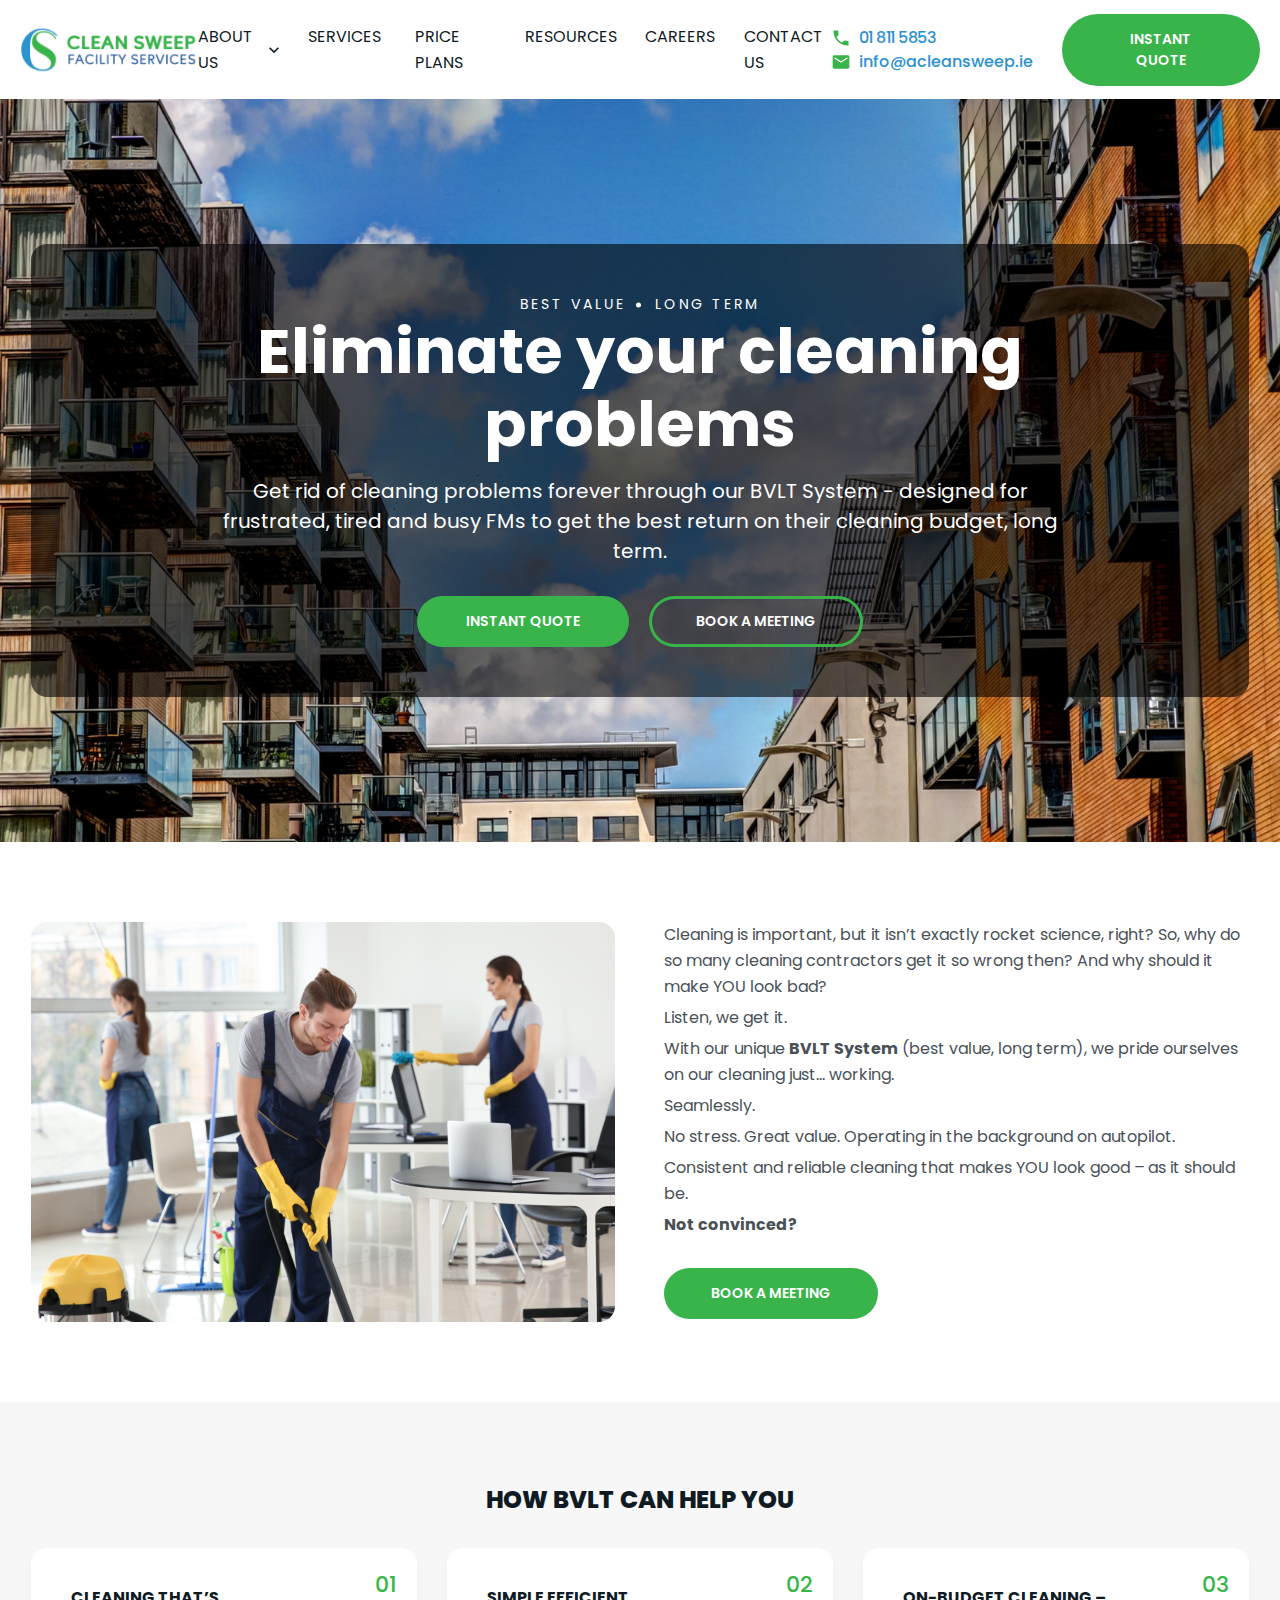
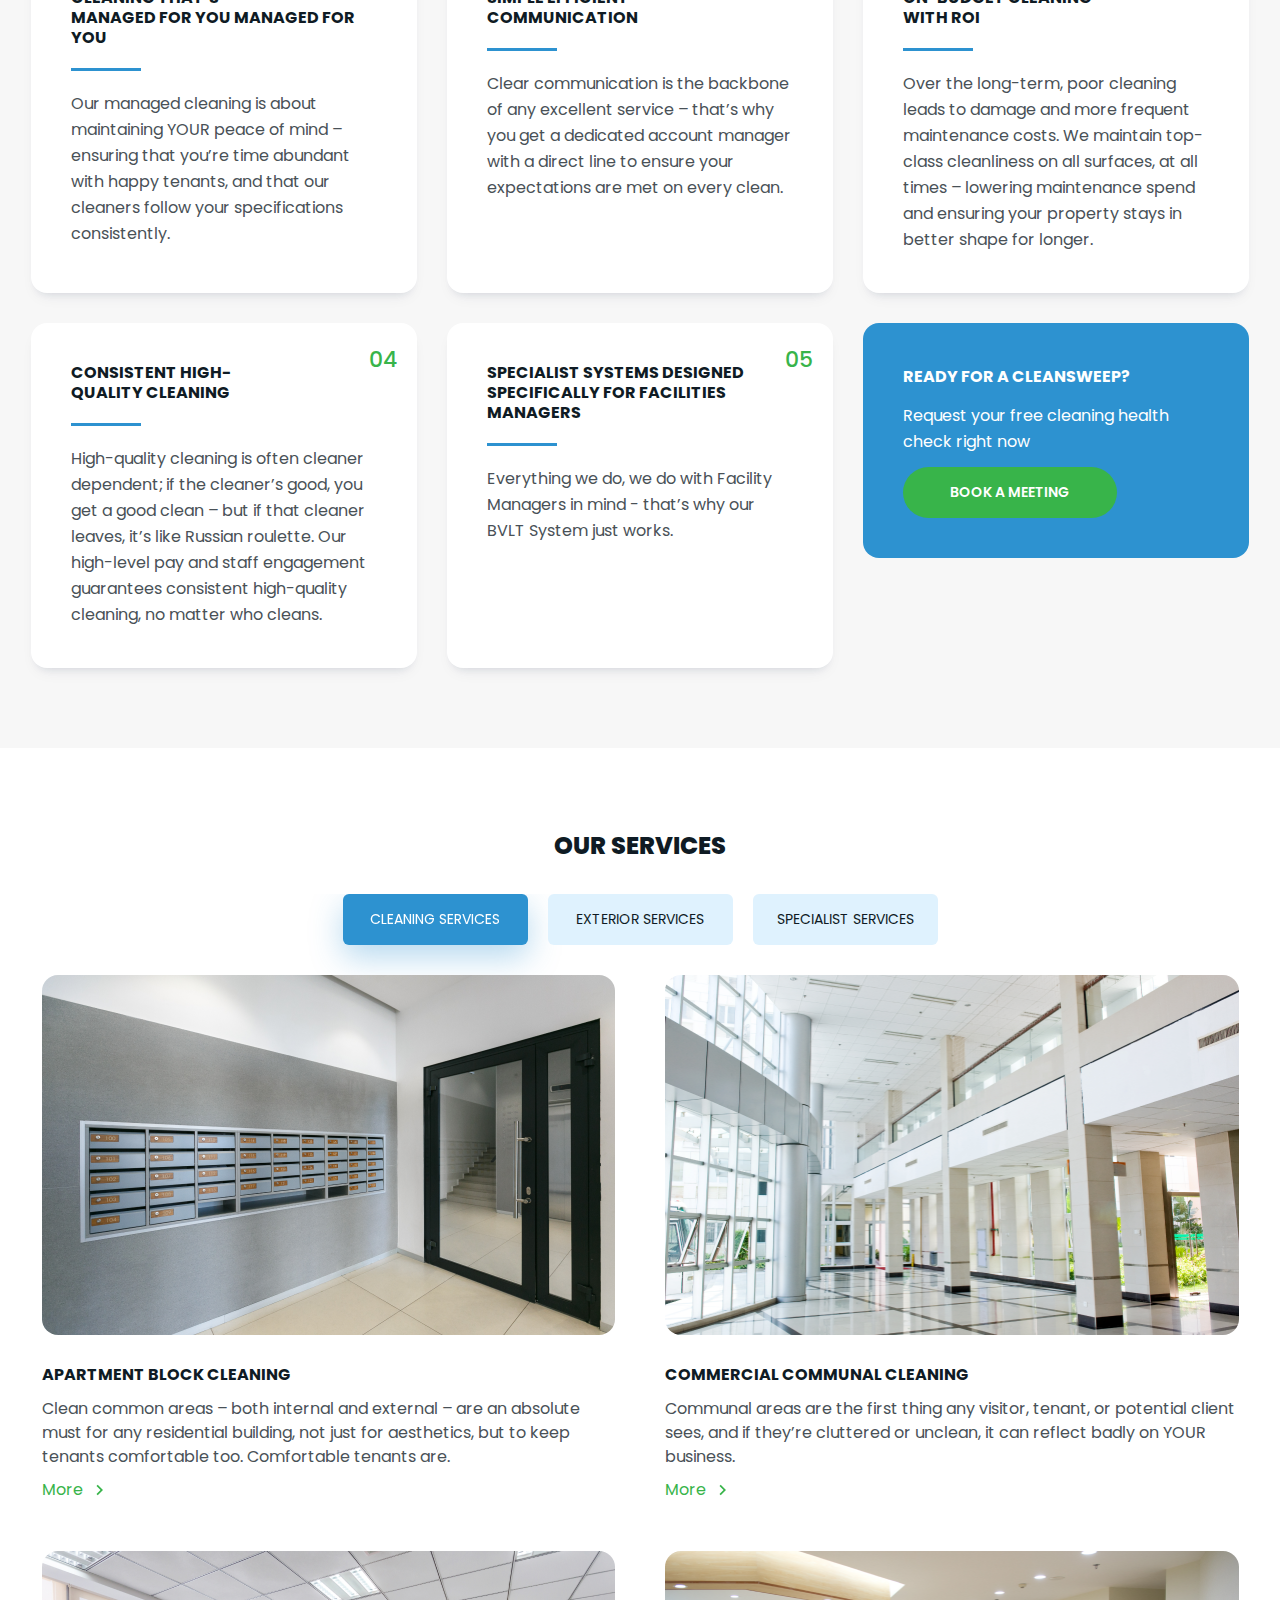
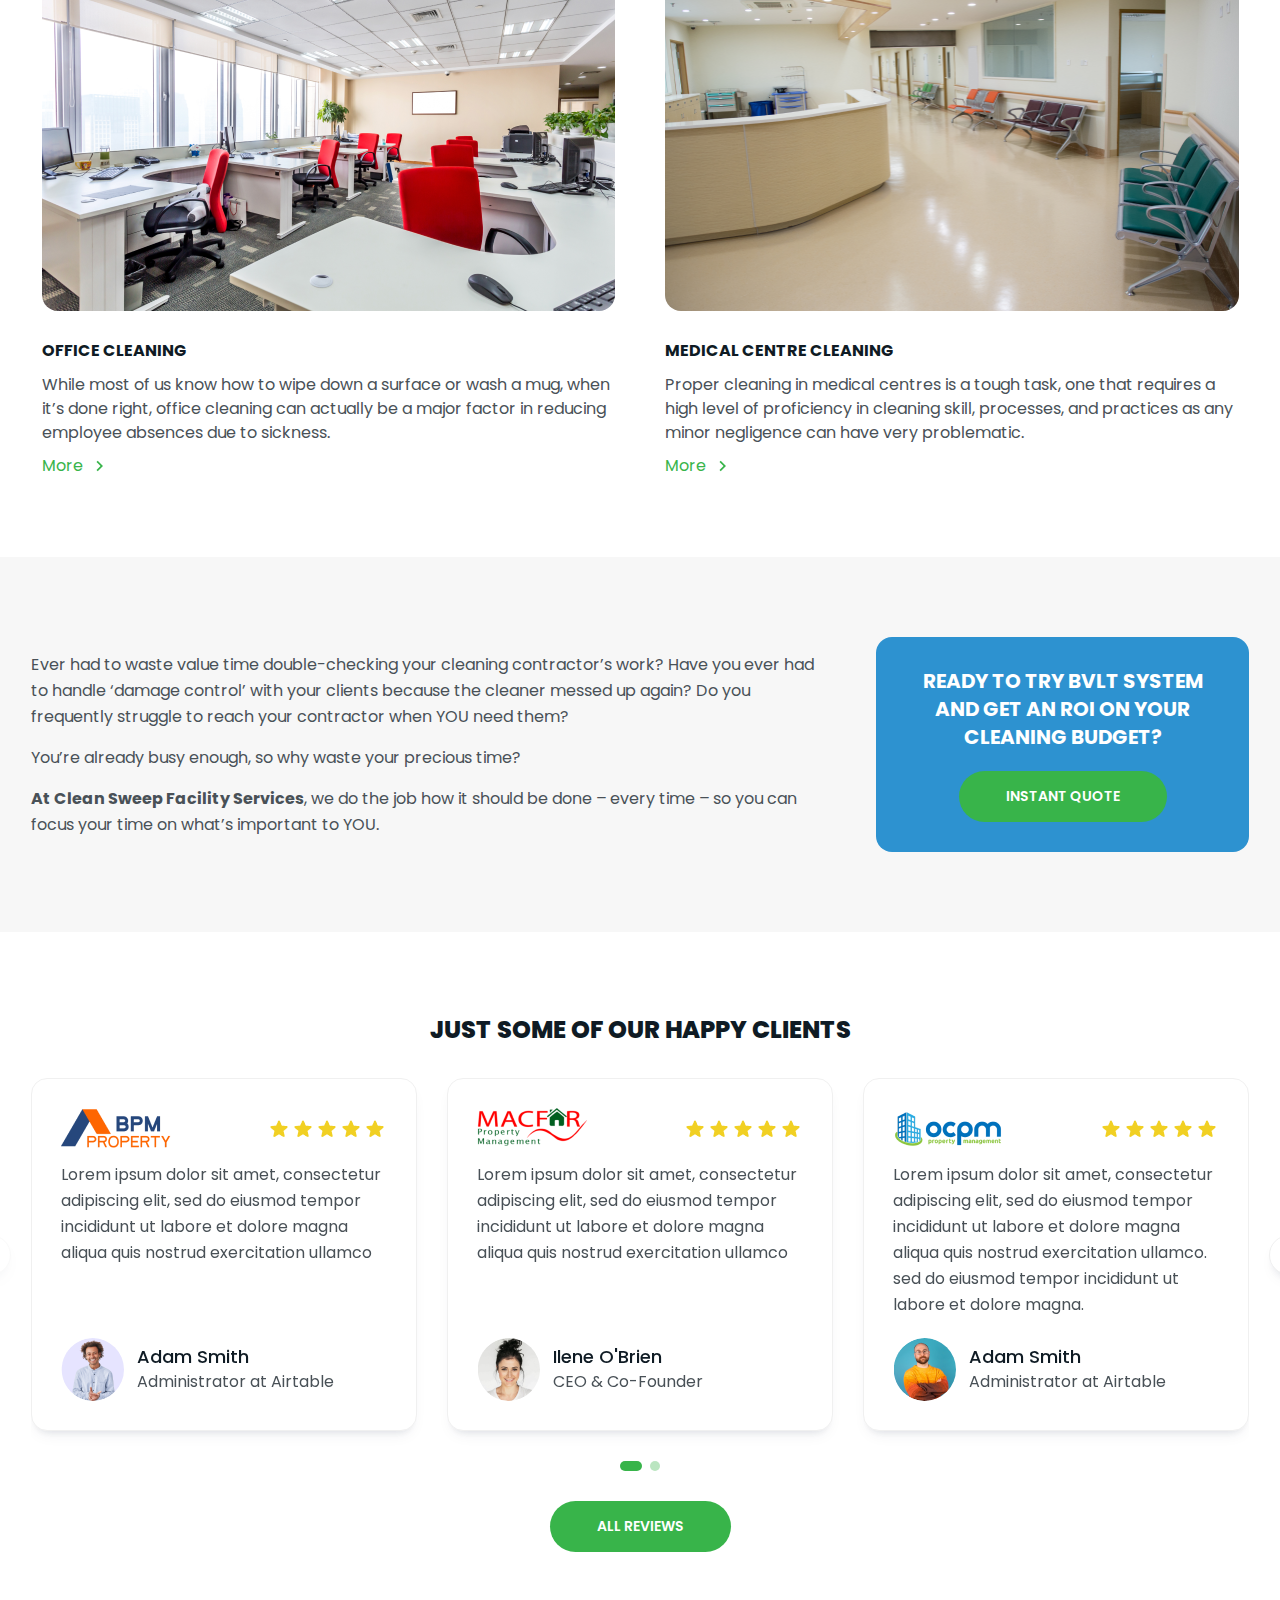
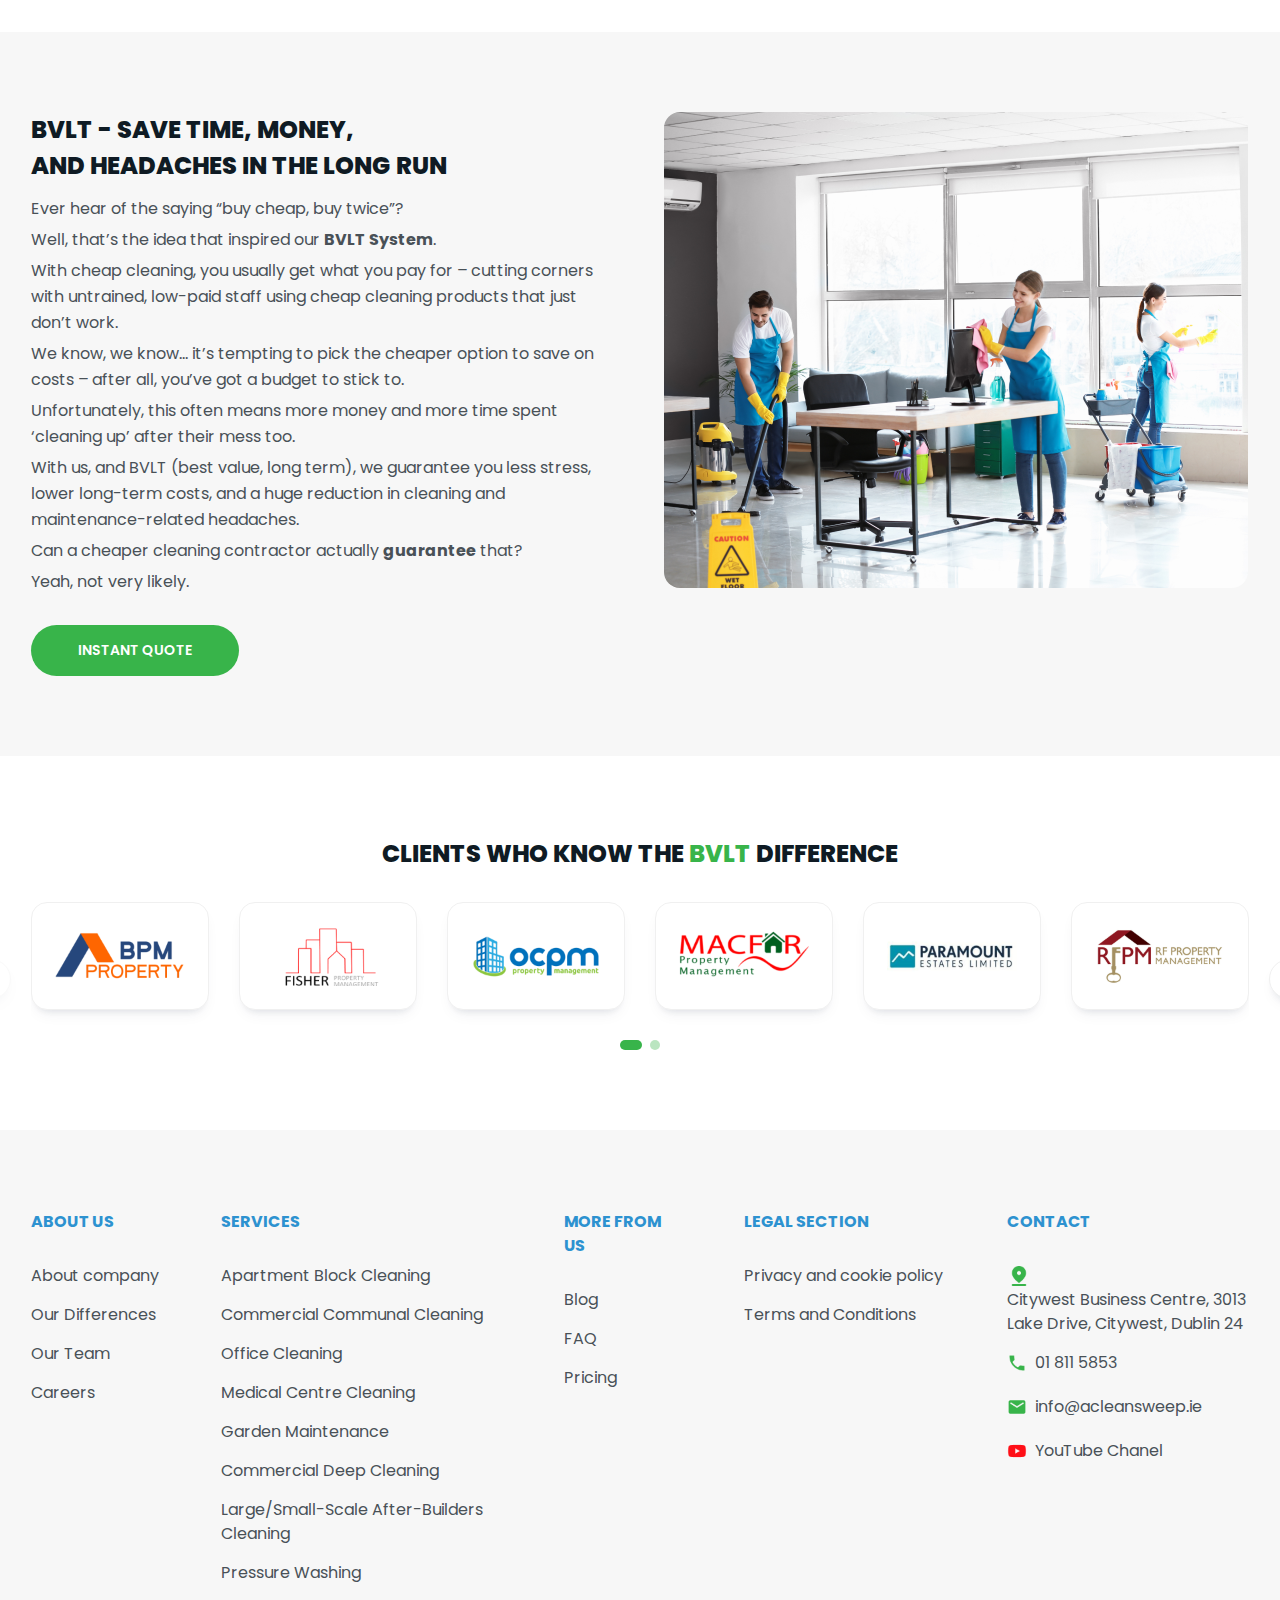
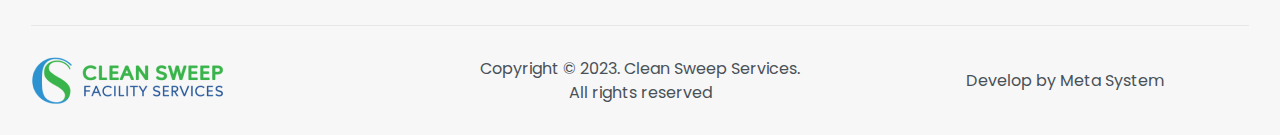
<file: index.html>
<!DOCTYPE html>
<!DOCTYPE html>
<html lang="en">
<head>
    <meta charset="UTF-8">
    <meta name="viewport"
          content="width=device-width, user-scalable=no, initial-scale=1.0, maximum-scale=1.0, minimum-scale=1.0">
    <meta http-equiv="X-UA-Compatible" content="ie=edge">

    <link rel="preconnect" href="https://fonts.googleapis.com">
    <link rel="preconnect" href="https://fonts.gstatic.com" crossorigin>
    <link href="https://fonts.googleapis.com/css2?family=Poppins:ital,wght@0,100;0,200;0,300;0,400;0,500;0,600;0,700;0,800;0,900;1,100;1,200;1,300;1,400;1,500;1,600;1,700;1,800;1,900&display=swap"
          rel="stylesheet">

    <link
            rel="stylesheet"
            href="https://cdn.jsdelivr.net/npm/swiper@11/swiper-bundle.min.css"
    />
    <link rel="stylesheet" href="css/reset.css">
    <link rel="stylesheet" href="css/components/components.css">
    <link rel="stylesheet" href="css/style.css">
    <link rel="stylesheet" href="css/header.css">
    <link rel="stylesheet" href="css/menu.css">
    <link rel="stylesheet" href="css/components/banner.css">
    <link rel="stylesheet" href="css/about-bvlt-system.css">
    <link rel="stylesheet" href="css/our-services.css">
    <link rel="stylesheet" href="css/components/blue-block.css">
    <link rel="stylesheet" href="css/footer.css">
    <link rel="stylesheet" href="css/popup.css">
    <title>Clean Sweep</title>
</head>
<body>

<div class="wrapper">

    <div id="mobile-menu-wrapper" class="mobile-menu__wrapper hide-desktop">
        <div class="mobile-menu">
            <div class="mobile-menu__header">
                <a href="/" class="mobile-menu__logo">
                    <img src="img/logo.png" alt="">
                </a>
                <button id="mobile-menu-button-close" class="mobile-menu__button-close">
                    <svg width="42" height="42" viewBox="0 0 42 42" fill="none" xmlns="http://www.w3.org/2000/svg">
                        <path d="M8.52513 11.4749L30.799 33.7487L33.2739 31.2739L11 9L8.52513 11.4749Z"
                              fill="currentColor"/>
                        <path d="M11.4749 33.4749L9 31L31.2739 8.72614L33.7487 11.201L11.4749 33.4749Z"
                              fill="currentColor"/>
                    </svg>
                </button>
            </div>

            <div id="mobile-menu-content" class="mobile-menu__content">

            </div>

            <div id="mobile-menu-footer" class="mobile-menu__footer">

            </div>
        </div>
        <div id="mobile-menu-bg" class="mobile-menu__bg"></div>
    </div>

    <header class="header">
        <div class="container">

            <div class="header__inner">

                <a href="/" class="header__logo">
                    <img src="img/logo.png" alt="">
                </a>
                <nav id="header-menu" class="header-menu">
                    <ul class="header-menu__list">
                        <li class="header-menu__item">
                            <div class="header-menu__item-header">
                                <a href="about-us.html" class="header-menu__link">About Us</a>
                                <button class="header-menu__arrow">
                                    <img src="img/icons/arrown-down.svg" alt="">
                                </button>
                            </div>

                            <ul class="header-menu__submenu">
                                <li>
                                    <a href="#">Apartment Block Cleaning</a>
                                </li>
                                <li>
                                    <a href="#">Commercial Communal Cleaning</a>
                                </li>
                                <li>
                                    <a href="#">Medical Centre Cleaning</a>
                                </li>
                                <li>
                                    <a href="#">Office Cleaning</a>
                                </li>
                                <li>
                                    <a href="#">Commercial Deep Cleaning</a>
                                </li>
                                <li>
                                    <a href="#">Garden Maintenance</a>
                                </li>
                                <li>
                                    <a href="#">Pressure Washing</a>
                                </li>
                                <li>
                                    <a href="#">After-Builders Cleaning</a>
                                </li>
                            </ul>
                        </li>
                        <li class="header-menu__item">
                            <div class="header-menu__item-header">
                                <a href="services.html" class="header-menu__link">Services</a>
                                <button class="header-menu__arrow">
                                    <img src="img/icons/arrown-down.svg" alt="">
                                </button>
                            </div>

                            <ul class="header-menu__submenu">
                                <li>
                                    <a href="#">Apartment Block Cleaning</a>
                                </li>
                                <li>
                                    <a href="#">Commercial Communal Cleaning</a>
                                </li>
                                <li>
                                    <a href="#">Medical Centre Cleaning</a>
                                </li>
                                <li>
                                    <a href="#">Office Cleaning</a>
                                </li>
                                <li>
                                    <a href="#">Commercial Deep Cleaning</a>
                                </li>
                                <li>
                                    <a href="#">Garden Maintenance</a>
                                </li>
                                <li>
                                    <a href="#">Pressure Washing</a>
                                </li>
                                <li>
                                    <a href="#">After-Builders Cleaning</a>
                                </li>
                            </ul>
                        </li>
                        <li class="header-menu__item">
                            <div class="header-menu__item-header">
                                <a href="/" class="header-menu__link">Price Plans</a>
                            </div>
                        </li>
                        <li class="header-menu__item">
                            <div class="header-menu__item-header">
                                <a href="/" class="header-menu__link">Resources</a>
                            </div>
                        </li>
                        <li class="header-menu__item">
                            <div class="header-menu__item-header">
                                <a href="/" class="header-menu__link">Careers</a>
                            </div>
                        </li>
                        <li class="header-menu__item">
                            <div class="header-menu__item-header">
                                <a href="/" class="header-menu__link">Contact Us</a>
                            </div>
                        </li>
                    </ul>
                </nav>
                <div id="header-contacts" class="header__contacts">
                    <a href="tel:018115853">
                        <img src="img/icons/phone.svg" alt="">
                        01 811 5853
                    </a>
                    <a href="mailto:info@acleansweep.ie">
                        <img src="img/icons/mail.svg" alt="">
                        info@acleansweep.ie
                    </a>
                </div>
                <button id="header-button" class="button open-popup">
                    instant quote
                </button>

                <button id="mobile-menu-button" class="mobile-menu__button hide-desktop" aria-label="Open menu button">
                    <svg width="42" height="42" viewBox="0 0 42 42" fill="none" xmlns="http://www.w3.org/2000/svg">
                        <path d="M5.25 31.5H36.75V28H5.25V31.5ZM5.25 22.75H36.75V19.25H5.25V22.75ZM5.25 10.5V14H36.75V10.5H5.25Z" fill="currentColor"/>
                    </svg>
                </button>
            </div>
        </div>
    </header>

    <main class="page main-page">

        <section class="banner banner-view-2">

            <picture class="banner__bg">
                <source srcset="img/main-page/bg-desktop.jpg" media="(min-width: 1200px)">
                <source srcset="img/main-page/bg-tablet-h.jpg" media="(min-width: 992px)">
                <source srcset="img/main-page/bg-tablet-v.jpg" media="(min-width: 768px)">
                <img src="img/main-page/bg-mobile.jpg" alt="">
            </picture>

            <div class="container">
                <div class="banner__inner">

                    <ul class="banner__list-text">
                        <li>best value</li>
                        <li>long term</li>
                    </ul>

                    <h1 class="banner__title">Eliminate your cleaning problems</h1>
                    <p class="banner__text">
                        Get rid of cleaning problems forever through our BVLT System - designed for
                        frustrated, tired and busy FMs to get the best return on their cleaning budget, long term.
                    </p>
                    <div class="banner__buttons">
                        <button class="button open-popup">instant quote</button>
                        <button class="button button-transparent button-text-white">book a meeting</button>
                    </div>
                </div>
            </div>
        </section>

        <div class="about-bvlt-system">
            <div class="container">
                <div class="about-bvlt-system__inner">
                    <div class="about-bvlt-system__image">
                        <picture>
                            <source srcset="img/bvlt-system.png" media="(min-width: 992px)">
                            <source srcset="img/bvlt-system-tablet-v.png" media="(min-width: 767px)">
                            <source srcset="img/bvlt-system-mobile.png" media="(min-width: 320px)">
                            <img src="img/bvlt-system.png" alt="">
                        </picture>
                    </div>
                    <div class="about-bvlt-system__content">
                        <p>
                            Cleaning is important, but it isn’t exactly rocket science, right? So, why do so many
                            cleaning
                            contractors get it so wrong then? And why should it make YOU look bad?
                        </p>
                        <p>Listen, we get it.</p>
                        <p>
                            With our unique <b>BVLT System</b> (best value, long term), we pride ourselves on our
                            cleaning just…
                            working.
                        </p>
                        <p>Seamlessly.</p>
                        <p>No stress. Great value. Operating in the background on autopilot.</p>
                        <p>Consistent and reliable cleaning that makes YOU look good – as it should be.</p>
                        <p><b>Not convinced?</b></p>
                        <button class="button">Book a meeting</button>

                    </div>
                </div>
            </div>
        </div>

        <section class="how-bvlt-can-help-you">
            <div class="container">
                <h2 class="h2">how BVLT can help you</h2>

                <ul class="how-bvlt-can-help-you__list">
                    <li class="item">
                        <span class="number">01</span>
                        <h3 class="h3">
                            Cleaning that’s<br>
                            managed FOR you
                            managed FOR you
                        </h3>
                        <p>
                            Our managed cleaning is about maintaining YOUR peace of mind – ensuring that you’re time
                            abundant with happy tenants, and that our cleaners follow your specifications
                            consistently.
                        </p>
                    </li>
                    <li class="item">
                        <span class="number">02</span>
                        <h3 class="h3">
                            Simple efficient<br>
                            communication
                        </h3>
                        <p>
                            Clear communication is the backbone of any excellent service – that’s why you get a
                            dedicated account manager with a direct line to ensure your expectations are met on every
                            clean.
                        </p>
                    </li>
                    <li class="item">
                        <span class="number">03</span>
                        <h3 class="h3">
                            On-budget cleaning –<br>
                            with ROI
                        </h3>
                        <p>
                            Over the long-term, poor cleaning leads to damage and more frequent maintenance costs. We
                            maintain top-class cleanliness on all surfaces, at all times – lowering maintenance spend
                            and ensuring your property stays in better shape for longer.
                        </p>
                    </li>
                    <li class="item">
                        <span class="number">04</span>
                        <h3 class="h3">
                            Consistent high-<br>
                            quality cleaning
                        </h3>
                        <p>
                            High-quality cleaning is often cleaner dependent; if the cleaner’s good, you get a good
                            clean – but if that cleaner leaves, it’s like Russian roulette. Our high-level pay and staff
                            engagement guarantees consistent high-quality cleaning, no matter who cleans.
                        </p>
                    </li>
                    <li class="item">
                        <span class="number">05</span>
                        <h3 class="h3">
                            Specialist systems designed specifically for Facilities Managers
                        </h3>
                        <p>
                            Everything we do, we do with Facility Managers in mind - that’s why our BVLT System just
                            works.
                        </p>
                    </li>
                    <li class="item item-blue">
                        <h3 class="h3">Ready for a CleanSweep?</h3>
                        <p>Request your free cleaning health check right now</p>
                        <button class="button">Book a meeting</button>
                    </li>
                </ul>
            </div>
        </section>

        <section class="our-services">
            <div class="container">
                <h2 class="h2">Our Services</h2>
                <div class="swiper">
                    <div class="swiper-wrapper our-services__tabs">
                        <button class="swiper-slide our-services__tab our-services__tab-active" data-trigger="#service-list-1">
                            Cleaning
                            Services
                        </button>
                        <button class="swiper-slide our-services__tab" data-trigger="#service-list-2">Exterior Services</button>
                        <button class="swiper-slide our-services__tab" data-trigger="#service-list-3">Specialist Services</button>
                    </div>
                    <div class="swiper-scrollbar"></div>
                </div>

                <div id="service-list-1" class="our-services-tab-content our-services-tab-content-active">
                    <ul class="our-services-tab-content__inner">
                        <li class="our-services-tab-content__item">
                            <a href="#" class="link-img">
                                <img src="img/apartment.png" alt="">
                            </a>
                            <h3 class="h3">
                                <a href="#">Apartment Block Cleaning</a>
                            </h3>
                            <p>
                                Clean common areas – both internal and external – are an absolute must for any
                                residential building, not just for aesthetics, but to keep tenants comfortable too.
                                Comfortable tenants are.
                            </p>
                            <a href="#" class="more">
                                More
                                <svg width="14" height="14" viewBox="0 0 14 14" fill="none"
                                     xmlns="http://www.w3.org/2000/svg">
                                    <path d="M4.725 12.25L3.5 11.025L7.525 7L3.5 2.975L4.725 1.75L9.975 7L4.725 12.25Z"
                                          fill="currentColor"/>
                                </svg>
                            </a>
                        </li>
                        <li class="our-services-tab-content__item">
                            <a href="#" class="link-img">
                                <img src="img/commercial.png" alt="">
                            </a>
                            <h3 class="h3">
                                <a href="#">Commercial Communal Cleaning</a>
                            </h3>
                            <p>
                                Communal areas are the first thing any visitor, tenant, or potential client sees, and if
                                they’re cluttered or unclean, it can reflect badly on YOUR business.
                            </p>
                            <a href="#" class="more">
                                More
                                <svg width="14" height="14" viewBox="0 0 14 14" fill="none"
                                     xmlns="http://www.w3.org/2000/svg">
                                    <path d="M4.725 12.25L3.5 11.025L7.525 7L3.5 2.975L4.725 1.75L9.975 7L4.725 12.25Z"
                                          fill="currentColor"/>
                                </svg>
                            </a>
                        </li>
                        <li class="our-services-tab-content__item">
                            <a href="#" class="link-img">
                                <img src="img/office.png" alt="">
                            </a>
                            <h3 class="h3">
                                <a href="#">Office Cleaning</a>
                            </h3>
                            <p>
                                While most of us know how to wipe down a surface or wash a mug, when it’s done right,
                                office cleaning can actually be a major factor in reducing employee absences due to
                                sickness.
                            </p>
                            <a href="#" class="more">
                                More
                                <svg width="14" height="14" viewBox="0 0 14 14" fill="none"
                                     xmlns="http://www.w3.org/2000/svg">
                                    <path d="M4.725 12.25L3.5 11.025L7.525 7L3.5 2.975L4.725 1.75L9.975 7L4.725 12.25Z"
                                          fill="currentColor"/>
                                </svg>
                            </a>
                        </li>
                        <li class="our-services-tab-content__item">
                            <a href="#" class="link-img">
                                <img src="img/medical.png" alt="">
                            </a>
                            <h3 class="h3">
                                <a href="#">Medical Centre Cleaning</a>
                            </h3>
                            <p>
                                Proper cleaning in medical centres is a tough task, one that requires a high level of
                                proficiency in cleaning skill, processes, and practices as any minor negligence can have
                                very problematic.
                            </p>
                            <a href="#" class="more">
                                More
                                <svg width="14" height="14" viewBox="0 0 14 14" fill="none"
                                     xmlns="http://www.w3.org/2000/svg">
                                    <path d="M4.725 12.25L3.5 11.025L7.525 7L3.5 2.975L4.725 1.75L9.975 7L4.725 12.25Z"
                                          fill="currentColor"/>
                                </svg>
                            </a>
                        </li>
                    </ul>
                </div>
                <div id="service-list-2" class="our-services-tab-content">
                    <ul class="our-services-tab-content__inner">
                        <li class="our-services-tab-content__item">
                            <a href="#" class="link-img">
                                <img src="img/commercial.png" alt="">
                            </a>
                            <h3 class="h3">
                                <a href="#">Commercial Communal Cleaning</a>
                            </h3>
                            <p>
                                Communal areas are the first thing any visitor, tenant, or potential client sees, and if
                                they’re cluttered or unclean, it can reflect badly on YOUR business.
                            </p>
                            <a href="#" class="more">
                                More
                                <svg width="14" height="14" viewBox="0 0 14 14" fill="none"
                                     xmlns="http://www.w3.org/2000/svg">
                                    <path d="M4.725 12.25L3.5 11.025L7.525 7L3.5 2.975L4.725 1.75L9.975 7L4.725 12.25Z"
                                          fill="currentColor"/>
                                </svg>
                            </a>
                        </li>
                        <li class="our-services-tab-content__item">
                            <a href="#" class="link-img">
                                <img src="img/apartment.png" alt="">
                            </a>
                            <h3 class="h3">
                                <a href="#">Apartment Block Cleaning</a>
                            </h3>
                            <p>
                                Clean common areas – both internal and external – are an absolute must for any
                                residential building, not just for aesthetics, but to keep tenants comfortable too.
                                Comfortable tenants are.
                            </p>
                            <a href="#" class="more">
                                More
                                <svg width="14" height="14" viewBox="0 0 14 14" fill="none"
                                     xmlns="http://www.w3.org/2000/svg">
                                    <path d="M4.725 12.25L3.5 11.025L7.525 7L3.5 2.975L4.725 1.75L9.975 7L4.725 12.25Z"
                                          fill="currentColor"/>
                                </svg>
                            </a>
                        </li>
                        <li class="our-services-tab-content__item">
                            <a href="#" class="link-img">
                                <img src="img/office.png" alt="">
                            </a>
                            <h3 class="h3">
                                <a href="#">Office Cleaning</a>
                            </h3>
                            <p>
                                While most of us know how to wipe down a surface or wash a mug, when it’s done right,
                                office cleaning can actually be a major factor in reducing employee absences due to
                                sickness.
                            </p>
                            <a href="#" class="more">
                                More
                                <svg width="14" height="14" viewBox="0 0 14 14" fill="none"
                                     xmlns="http://www.w3.org/2000/svg">
                                    <path d="M4.725 12.25L3.5 11.025L7.525 7L3.5 2.975L4.725 1.75L9.975 7L4.725 12.25Z"
                                          fill="currentColor"/>
                                </svg>
                            </a>
                        </li>
                        <li class="our-services-tab-content__item">
                            <a href="#" class="link-img">
                                <img src="img/medical.png" alt="">
                            </a>
                            <h3 class="h3">
                                <a href="#">Medical Centre Cleaning</a>
                            </h3>
                            <p>
                                Proper cleaning in medical centres is a tough task, one that requires a high level of
                                proficiency in cleaning skill, processes, and practices as any minor negligence can have
                                very problematic.
                            </p>
                            <a href="#" class="more">
                                More
                                <svg width="14" height="14" viewBox="0 0 14 14" fill="none"
                                     xmlns="http://www.w3.org/2000/svg">
                                    <path d="M4.725 12.25L3.5 11.025L7.525 7L3.5 2.975L4.725 1.75L9.975 7L4.725 12.25Z"
                                          fill="currentColor"/>
                                </svg>
                            </a>
                        </li>
                    </ul>
                </div>
                <div id="service-list-3" class="our-services-tab-content">
                    <ul class="our-services-tab-content__inner">
                        <li class="our-services-tab-content__item">
                            <a href="#" class="link-img">
                                <img src="img/office.png" alt="">
                            </a>
                            <h3 class="h3">
                                <a href="#">Office Cleaning</a>
                            </h3>
                            <p>
                                While most of us know how to wipe down a surface or wash a mug, when it’s done right,
                                office cleaning can actually be a major factor in reducing employee absences due to
                                sickness.
                            </p>
                            <a href="#" class="more">
                                More
                                <svg width="14" height="14" viewBox="0 0 14 14" fill="none"
                                     xmlns="http://www.w3.org/2000/svg">
                                    <path d="M4.725 12.25L3.5 11.025L7.525 7L3.5 2.975L4.725 1.75L9.975 7L4.725 12.25Z"
                                          fill="currentColor"/>
                                </svg>
                            </a>
                        </li>
                        <li class="our-services-tab-content__item">
                            <a href="#" class="link-img">
                                <img src="img/commercial.png" alt="">
                            </a>
                            <h3 class="h3">
                                <a href="#">Commercial Communal Cleaning</a>
                            </h3>
                            <p>
                                Communal areas are the first thing any visitor, tenant, or potential client sees, and if
                                they’re cluttered or unclean, it can reflect badly on YOUR business.
                            </p>
                            <a href="#" class="more">
                                More
                                <svg width="14" height="14" viewBox="0 0 14 14" fill="none"
                                     xmlns="http://www.w3.org/2000/svg">
                                    <path d="M4.725 12.25L3.5 11.025L7.525 7L3.5 2.975L4.725 1.75L9.975 7L4.725 12.25Z"
                                          fill="currentColor"/>
                                </svg>
                            </a>
                        </li>
                        <li class="our-services-tab-content__item">
                            <a href="#" class="link-img">
                                <img src="img/apartment.png" alt="">
                            </a>
                            <h3 class="h3">
                                <a href="#">Apartment Block Cleaning</a>
                            </h3>
                            <p>
                                Clean common areas – both internal and external – are an absolute must for any
                                residential building, not just for aesthetics, but to keep tenants comfortable too.
                                Comfortable tenants are.
                            </p>
                            <a href="#" class="more">
                                More
                                <svg width="14" height="14" viewBox="0 0 14 14" fill="none"
                                     xmlns="http://www.w3.org/2000/svg">
                                    <path d="M4.725 12.25L3.5 11.025L7.525 7L3.5 2.975L4.725 1.75L9.975 7L4.725 12.25Z"
                                          fill="currentColor"/>
                                </svg>
                            </a>
                        </li>
                        <li class="our-services-tab-content__item">
                            <a href="#" class="link-img">
                                <img src="img/medical.png" alt="">
                            </a>
                            <h3 class="h3">
                                <a href="#">Medical Centre Cleaning</a>
                            </h3>
                            <p>
                                Proper cleaning in medical centres is a tough task, one that requires a high level of
                                proficiency in cleaning skill, processes, and practices as any minor negligence can have
                                very problematic.
                            </p>
                            <a href="#" class="more">
                                More
                                <svg width="14" height="14" viewBox="0 0 14 14" fill="none"
                                     xmlns="http://www.w3.org/2000/svg">
                                    <path d="M4.725 12.25L3.5 11.025L7.525 7L3.5 2.975L4.725 1.75L9.975 7L4.725 12.25Z"
                                          fill="currentColor"/>
                                </svg>
                            </a>
                        </li>
                    </ul>
                </div>
            </div>
        </section>

        <section class="try-bvlt-system">
            <div class="container">
                <div class="try-bvlt-system__inner">

                    <div class="try-bvlt-system__text">
                        <p>
                            Ever had to waste value time double-checking your cleaning
                            contractor’s work? Have you ever had to handle ‘damage control’ with your clients because
                            the
                            cleaner messed up again? Do you frequently struggle to reach your contractor when YOU need
                            them?
                        </p>
                        <p>You’re already busy enough, so why waste your precious time?</p>
                        <p>
                            <b>At Clean Sweep Facility Services</b>, we do the job how it should be done – every time –
                            so you can
                            focus your time on what’s important to YOU.
                        </p>
                    </div>

                    <div class="try-bvlt-system__blue-block">
                        <div class="title">
                            ready to try BVLT System and get an ROI on your
                            cleaning budget?
                        </div>
                        <button class="button open-popup">instant quote</button>
                    </div>

                </div>
            </div>
        </section>

        <section class="reviews">
            <div class="container">
                <h2 class="h2">Just some of our happy clients</h2>

                <div class="swiper-position">
                    <div class="swiper">
                        <ul class="swiper-wrapper">
                            <li class="swiper-slide reviews__item">

                                <div class="head">
                                    <div class="brand">
                                        <img src="img/icons/bpm-property.png" alt="">
                                    </div>
                                    <img src="img/icons/grade.png" alt="">
                                </div>

                                <p>
                                    Lorem ipsum dolor sit amet, consectetur adipiscing elit, sed do eiusmod tempor
                                    incididunt
                                    ut labore et dolore magna aliqua quis nostrud exercitation ullamco
                                </p>

                                <div class="author">
                                    <div class="author__img">
                                        <img src="img/adam.png" alt="">
                                    </div>
                                    <div class="author__info">
                                        <div class="author__name">Adam Smith</div>
                                        <div class="author__speciality">Administrator at Airtable</div>
                                    </div>
                                </div>

                            </li>

                            <li class="swiper-slide reviews__item">

                                <div class="head">
                                    <div class="brand">
                                        <img src="img/icons/property-managment.png" alt="">
                                    </div>
                                    <img src="img/icons/grade.png" alt="">
                                </div>

                                <p>
                                    Lorem ipsum dolor sit amet, consectetur adipiscing elit, sed do eiusmod tempor
                                    incididunt
                                    ut labore et dolore magna aliqua quis nostrud exercitation ullamco
                                </p>

                                <div class="author">
                                    <div class="author__img">
                                        <img src="img/ilene.png" alt="">
                                    </div>
                                    <div class="author__info">
                                        <div class="author__name">Ilene O'Brien</div>
                                        <div class="author__speciality">CEO & Co-Founder</div>
                                    </div>
                                </div>

                            </li>

                            <li class="swiper-slide reviews__item">

                                <div class="head">
                                    <div class="brand">
                                        <img src="img/icons/ocpm.png" alt="">
                                    </div>
                                    <img src="img/icons/grade.png" alt="">
                                </div>

                                <p>
                                    Lorem ipsum dolor sit amet, consectetur adipiscing elit, sed do eiusmod tempor
                                    incididunt ut
                                    labore et dolore magna aliqua quis nostrud exercitation ullamco. sed do eiusmod
                                    tempor
                                    incididunt ut labore et dolore magna.
                                </p>

                                <div class="author">
                                    <div class="author__img">
                                        <img src="img/adam-s.png" alt="">
                                    </div>
                                    <div class="author__info">
                                        <div class="author__name">Adam Smith</div>
                                        <div class="author__speciality">Administrator at Airtable</div>
                                    </div>
                                </div>
                            </li>

                            <li class="swiper-slide reviews__item">

                                <div class="head">
                                    <div class="brand">
                                        <img src="img/icons/bpm-property.png" alt="">
                                    </div>
                                    <img src="img/icons/grade.png" alt="">
                                </div>

                                <p>
                                    Lorem ipsum dolor sit amet, consectetur adipiscing elit, sed do eiusmod tempor
                                    incididunt
                                    ut labore et dolore magna aliqua quis nostrud exercitation ullamco
                                </p>

                                <div class="author">
                                    <div class="author__img">
                                        <img src="img/adam.png" alt="">
                                    </div>
                                    <div class="author__info">
                                        <div class="author__name">Adam Smith</div>
                                        <div class="author__speciality">Administrator at Airtable</div>
                                    </div>
                                </div>

                            </li>
                        </ul>

                        <div class="swiper-pagination"></div>
                    </div>

                    <div class="swiper-button swiper-button-left">
                        <svg xmlns="http://www.w3.org/2000/svg" fill="none" viewBox="0 0 14 14" id="arrow-left">
                            <path d="m9.275 12.25 1.225-1.225L6.475 7 10.5 2.975 9.275 1.75 4.025 7l5.25 5.25Z"
                                  fill="currentColor"/>
                        </svg>
                    </div>
                    <div class="swiper-button swiper-button-right">
                        <svg xmlns="http://www.w3.org/2000/svg" viewBox="0 0 14 14" id="arrow-right">
                            <path d="M4.725 12.25 3.5 11.025 7.525 7 3.5 2.975 4.725 1.75 9.975 7l-5.25 5.25Z"
                                  fill="currentColor"/>
                        </svg>
                    </div>
                </div>

                <div class="text-center">
                    <a href="#" class="button">All reviews</a>
                </div>

            </div>
        </section>

        <div class="about-bvlt-system about-bvlt-system-2">
            <div class="container">
                <div class="about-bvlt-system__inner">
                    <div class="about-bvlt-system__content">
                        <h2 class="h2">
                            BVLT - save time, money,<br>
                            and headaches in the long run
                        </h2>

                        <p>Ever hear of the saying “buy cheap, buy twice”?</p>
                        <p>Well, that’s the idea that inspired our <b>BVLT System</b>.</p>
                        <p>
                            With cheap cleaning, you usually get what you pay for – cutting corners with untrained,
                            low-paid staff using cheap cleaning products that just don’t work.
                        </p>
                        <p> We know, we know… it’s tempting to pick the cheaper option to save on costs – after all,
                            you’ve got a budget to stick to.
                        </p>
                        <p>
                            Unfortunately, this often means more money and more time spent ‘cleaning up’ after their
                            mess too.
                        </p>
                        <p>
                            With us, and BVLT (best value, long term), we guarantee you less stress, lower long-term
                            costs, and a huge reduction in cleaning and maintenance-related headaches.
                        </p>
                        <p> Can a cheaper cleaning contractor actually <b>guarantee</b> that?</p>
                        <p>Yeah, not very likely.</p>
                        <button class="button open-popup">instant quote</button>
                    </div>
                    <div class="about-bvlt-system__image">
                        <picture>
                            <source srcset="img/savings.png" media="(min-width: 1200px)">
                            <source srcset="img/savings-tablet-h.png" media="(min-width: 992px)">
                            <source srcset="img/savings-tablet-v.png" media="(min-width: 768px)">
                            <source srcset="img/savings-tablet-mobile.png" media="(min-width: 320px)">
                            <img src="img/savings.png" alt="">
                        </picture>
                    </div>
                </div>
            </div>
        </div>

        <section class="brands">
            <div class="container">
                <h2 class="h2">Clients who know the <span class="color-green">BVLT</span> difference</h2>
                <div class="swiper-position">
                    <div class="swiper">
                        <ul class="swiper-wrapper">
                            <li class="swiper-slide brands__item">
                                <img src="img/brands/brand-1.png" alt="">
                            </li>
                            <li class="swiper-slide brands__item">
                                <img src="img/brands/brand-2.png" alt="">
                            </li>
                            <li class="swiper-slide brands__item">
                                <img src="img/brands/brand-3.png" alt="">
                            </li>
                            <li class="swiper-slide brands__item">
                                <img src="img/brands/brand-4.png" alt="">
                            </li>
                            <li class="swiper-slide brands__item">
                                <img src="img/brands/brand-5.png" alt="">
                            </li>
                            <li class="swiper-slide brands__item">
                                <img src="img/brands/brand-6.png" alt="">
                            </li>
                            <li class="swiper-slide brands__item">
                                <img src="img/brands/brand-1.png" alt="">
                            </li>
                        </ul>
                        <div class="swiper-pagination"></div>
                    </div>
                    <div class="swiper-button swiper-button-left">
                        <svg xmlns="http://www.w3.org/2000/svg" fill="none" viewBox="0 0 14 14" id="arrow-left">
                            <path d="m9.275 12.25 1.225-1.225L6.475 7 10.5 2.975 9.275 1.75 4.025 7l5.25 5.25Z"
                                  fill="currentColor"/>
                        </svg>
                    </div>
                    <div class="swiper-button swiper-button-right">
                        <svg xmlns="http://www.w3.org/2000/svg" viewBox="0 0 14 14" id="arrow-right">
                            <path d="M4.725 12.25 3.5 11.025 7.525 7 3.5 2.975 4.725 1.75 9.975 7l-5.25 5.25Z"
                                  fill="currentColor"/>
                        </svg>
                    </div>
                </div>

            </div>
        </section>


    </main>

    <footer class="footer">
        <div class="container">
            <div class="footer__inner">
                <div class="footer__item">

                    <h3 class="h3">
                        About us
                        <img class="hide-desktop" src="img/icons/chevron-down-blue.svg" alt="">
                    </h3>

                    <ul class="footer__menu">
                        <li>
                            <a href="about-us.html">About company</a>
                        </li>
                        <li>
                            <a href="why-we-are-different.html">Our Differences</a>
                        </li>
                        <li>
                            <a href="#">Our Team</a>
                        </li>
                        <li>
                            <a href="#">Careers</a>
                        </li>
                    </ul>
                </div>

                <div class="footer__item">
                    <h3 class="h3">
                        Services
                        <img class="hide-desktop" src="img/icons/chevron-down-blue.svg" alt="">
                    </h3>

                    <ul class="footer__menu">
                        <li>
                            <a href="#">Apartment Block Cleaning</a>
                        </li>
                        <li>
                            <a href="#">Commercial Communal Cleaning</a>
                        </li>
                        <li>
                            <a href="#">Office Cleaning</a>
                        </li>
                        <li>
                            <a href="#">Medical Centre Cleaning</a>
                        </li>
                        <li>
                            <a href="#">Garden Maintenance</a>
                        </li>
                        <li>
                            <a href="#">Commercial Deep Cleaning</a>
                        </li>
                        <li>
                            <a href="#">Large/Small-Scale After-Builders Cleaning</a>
                        </li>
                        <li>
                            <a href="#">Pressure Washing</a>
                        </li>
                    </ul>
                </div>

                <div class="footer__item">
                    <h3 class="h3">
                        More from us
                        <img class="hide-desktop" src="img/icons/chevron-down-blue.svg" alt="">
                    </h3>

                    <ul class="footer__menu">
                        <li>
                            <a href="#">Blog</a>
                        </li>
                        <li>
                            <a href="#">FAQ</a>
                        </li>
                        <li>
                            <a href="#">Pricing</a>
                        </li>
                    </ul>
                </div>

                <div class="footer__item">
                    <h3 class="h3">
                        legal section
                        <img class="hide-desktop" src="img/icons/chevron-down-blue.svg" alt="">
                    </h3>

                    <ul class="footer__menu">
                        <li>
                            <a href="#">Privacy and cookie policy</a>
                        </li>
                        <li>
                            <a href="#">Terms and Conditions</a>
                        </li>
                    </ul>
                </div>

                <div class="footer__item footer__item-contacts">
                    <h3 class="h3">
                        Contact
                        <img class="hide-desktop" src="img/icons/chevron-down-blue.svg" alt="">
                    </h3>

                    <ul class="footer__menu">
                        <li class="address">
                            <img src="img/icons/address.png" width="24" height="24" alt="">
                            Citywest Business Centre, 3013 Lake Drive, Citywest, Dublin 24
                        </li>
                        <li>
                            <a href="tel:018115853">
                                <img src="img/icons/phone.png" width="20" height="20" alt="">
                                01 811 5853
                            </a>
                        </li>
                        <li>
                            <a href="mailto:info@acleansweep.ie">
                                <img src="img/icons/mail.png" width="20" height="20" alt="">
                                info@acleansweep.ie
                            </a>
                        </li>
                        <li>
                            <a href="https://youtu.be/M4k2ABNYSIg?si=Jp-0YpKA5iLu0057" target="_blank"
                               rel="noopener noreferrer nofollow">
                                <img src="img/icons/youtube.png" width="20" height="20" alt="">
                                YouTube Chanel
                            </a>
                        </li>
                    </ul>
                </div>
            </div>

            <div class="footer__bottom">
                <a href="/" class="footer__logo">
                    <img src="img/logo.png" alt="">
                </a>

                <div class="footer__copyright">
                    <span>Copyright &copy; 2023.</span> Clean Sweep Services.<br>
                    All rights reserved
                </div>

                <div class="footer__develop-company">
                    Develop by Meta System
                </div>
            </div>
        </div>
    </footer>

    <div class="popup-wrap">

        <div class="popup">
            <div class="popup__inner">
                <form id="form" class="form">

                    <div>
                        <div class="form__group">
                            <label class="form__label" for="input-name">Name</label>
                            <input id="input-name" class="form__input" type="text" placeholder="Enter your name">

                            <span class="form__input-error">
                                <img src="img/icons/error.svg" alt="">
                                <span>This field is required</span>
                            </span>
                        </div>

                        <div class="form__group">
                            <label class="form__label" for="input-email">Email</label>
                            <input id="input-email" class="form__input" type="text" placeholder="Enter your email">

                            <span class="form__input-error">
                                <img src="img/icons/error.svg" alt="">
                                <span>Email field is invalid</span>
                            </span>
                        </div>

                        <div class="form__group">
                            <label class="form__label" for="input-phone">Phone</label>
                            <input id="input-phone" class="form__input" type="text" placeholder="Enter your phone">

                            <span class="form__input-error">
                                <img src="img/icons/error.svg" alt="">
                                <span>The phone field is incorrect</span>
                            </span>
                        </div>

                        <div class="form__group">
                            <label class="form__label" for="input-name">Message</label>
                            <textarea class="form__textarea" placeholder="Enter your message"></textarea>
                        </div>
                    </div>

                    <button class="button form__button">submit</button>

                </form>
            </div>
            <button id="popup-close" class="popup__close">
                <svg width="36" height="36" viewBox="0 0 36 36" fill="none" xmlns="http://www.w3.org/2000/svg">
                    <path d="M8.52513 11.4749L30.799 33.7487L33.2739 31.2739L11 9L8.52513 11.4749Z"
                          fill="currentColor"/>
                    <path d="M11.4749 33.4749L9 31L31.2739 8.72614L33.7487 11.201L11.4749 33.4749Z"
                          fill="currentColor"/>
                </svg>
            </button>
        </div>

        <div id="popup-bg" class="popup__bg"></div>
    </div>
</div>

<script src="https://cdn.jsdelivr.net/npm/swiper@11/swiper-bundle.min.js"></script>
<script type="module" src="js/main.js"></script>
</body>
</html>
</file>
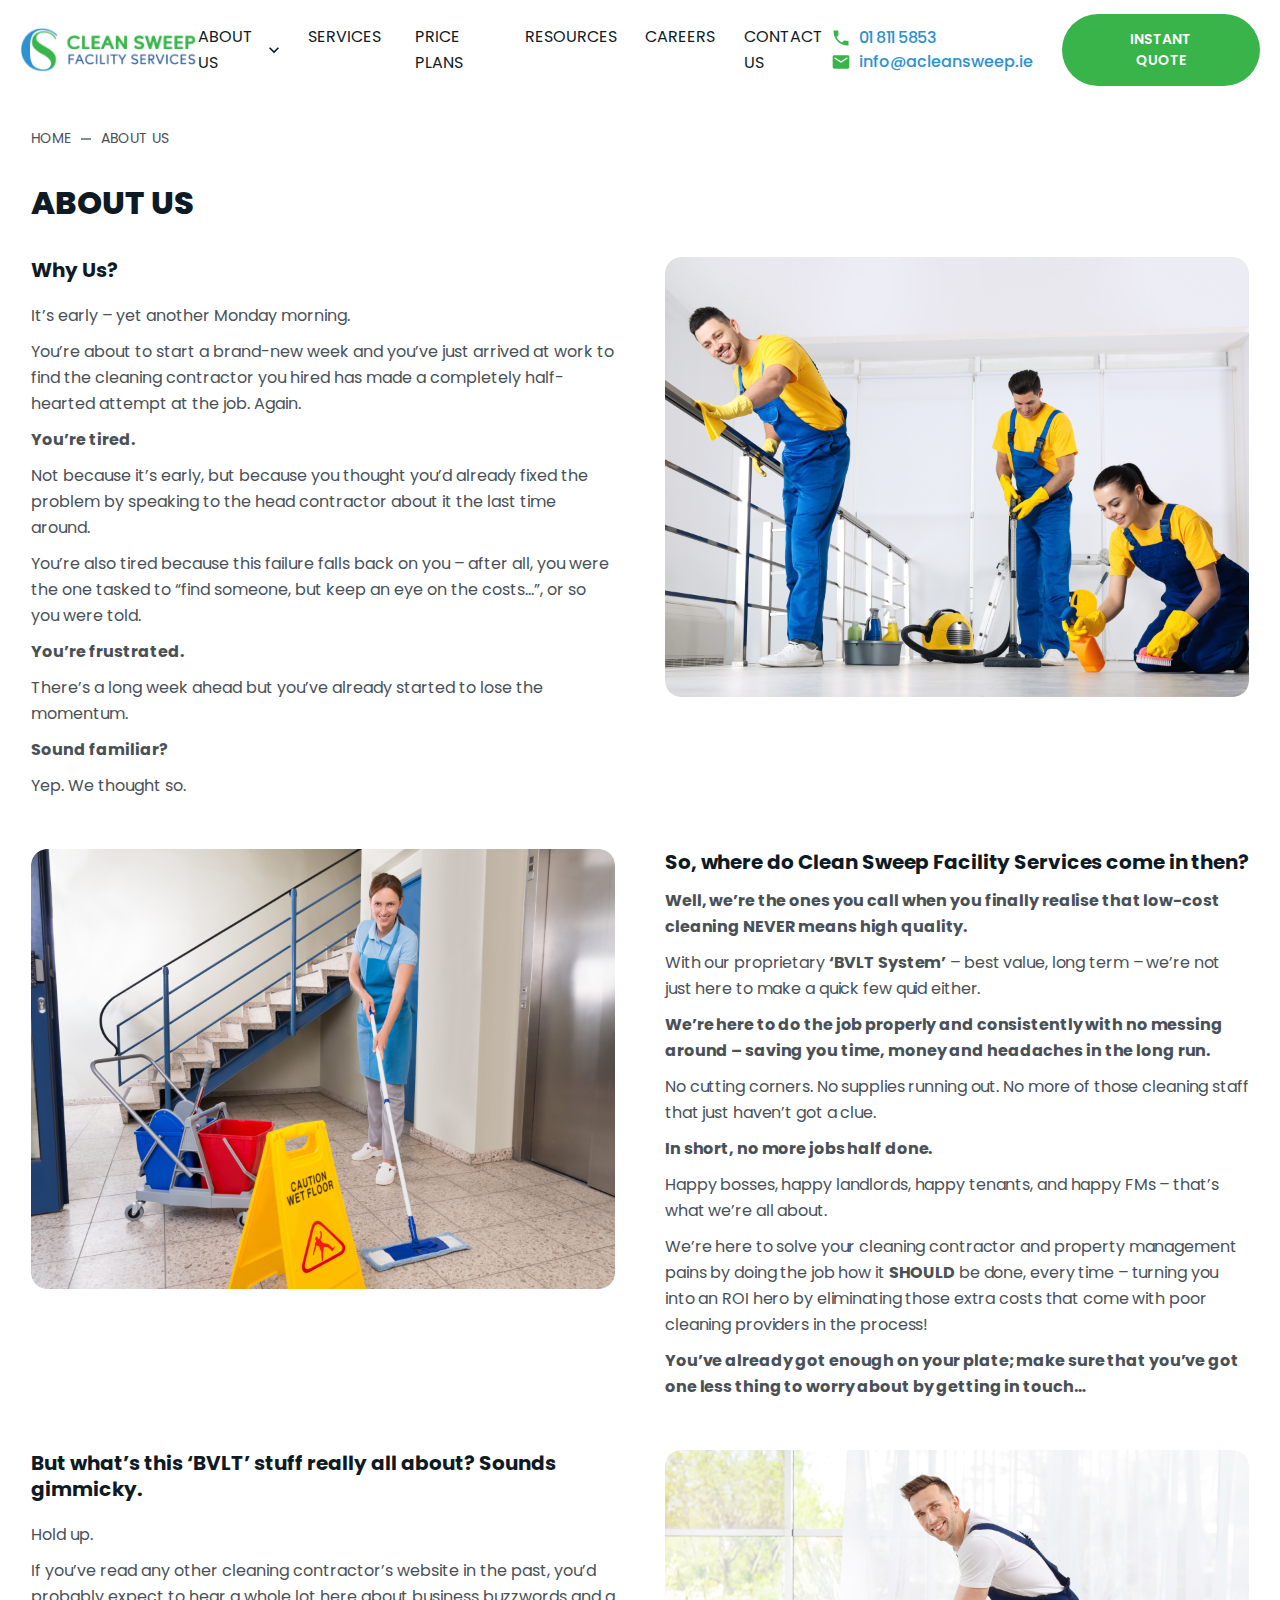
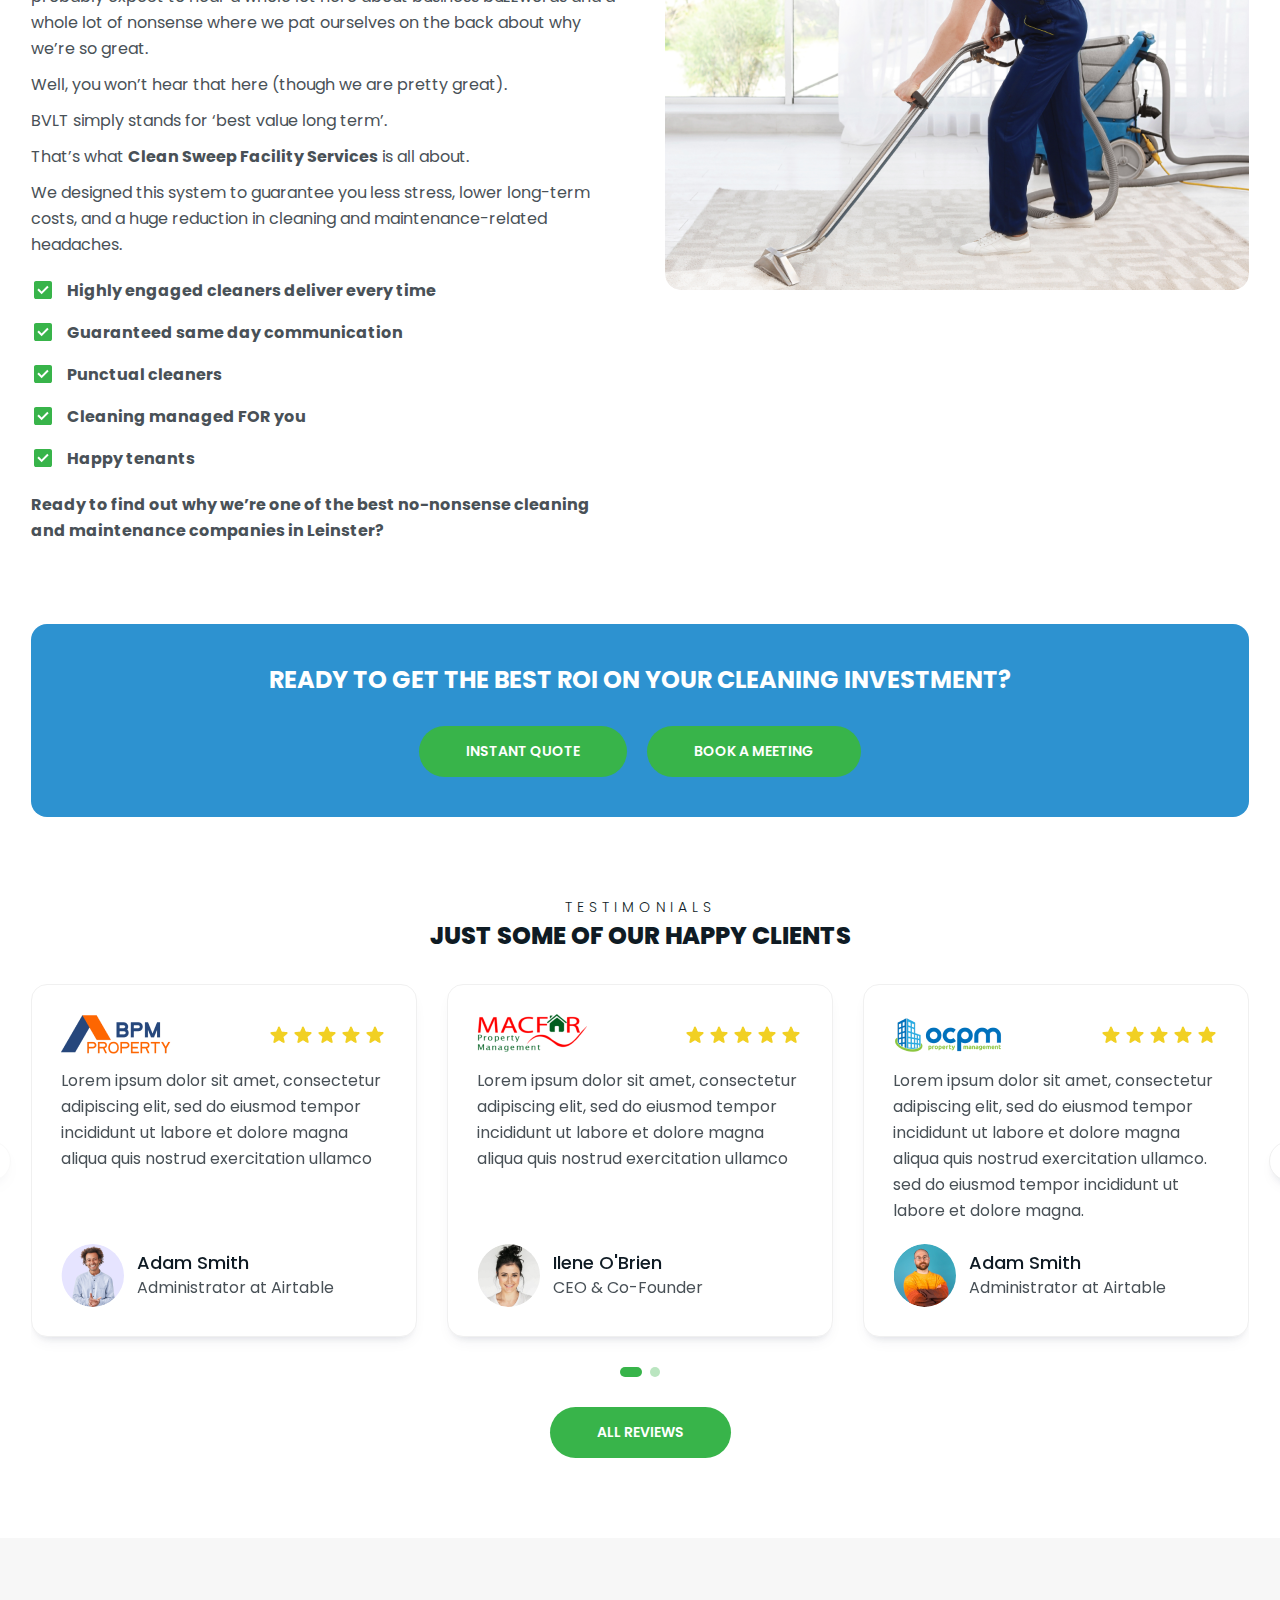
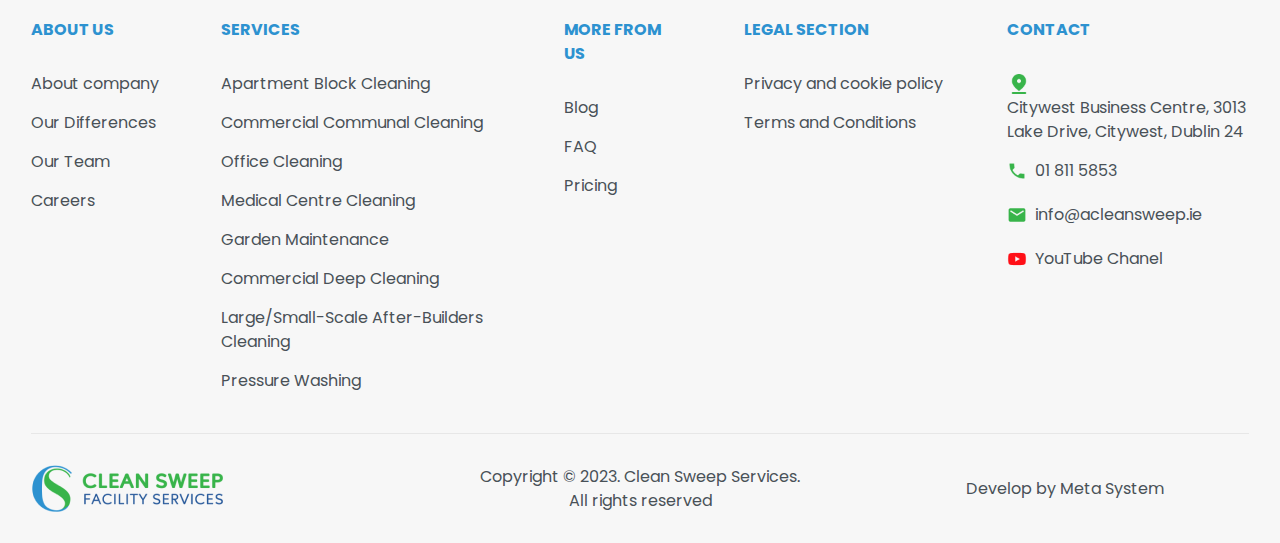
<file: about-us.html>
<!DOCTYPE html>
<html lang="en">
<head>
    <meta charset="UTF-8">
    <meta name="viewport"
          content="width=device-width, user-scalable=no, initial-scale=1.0, maximum-scale=1.0, minimum-scale=1.0">
    <meta http-equiv="X-UA-Compatible" content="ie=edge">

    <link rel="preconnect" href="https://fonts.googleapis.com">
    <link rel="preconnect" href="https://fonts.gstatic.com" crossorigin>
    <link href="https://fonts.googleapis.com/css2?family=Poppins:ital,wght@0,100;0,200;0,300;0,400;0,500;0,600;0,700;0,800;0,900;1,100;1,200;1,300;1,400;1,500;1,600;1,700;1,800;1,900&display=swap"
          rel="stylesheet">

    <link
            rel="stylesheet"
            href="https://cdn.jsdelivr.net/npm/swiper@11/swiper-bundle.min.css"
    />
    <link rel="stylesheet" href="css/reset.css">
    <link rel="stylesheet" href="css/components/components.css">
    <link rel="stylesheet" href="css/style.css">
    <link rel="stylesheet" href="css/header.css">
    <link rel="stylesheet" href="css/menu.css">
    <link rel="stylesheet" href="css/components/blue-block.css">
    <link rel="stylesheet" href="css/footer.css">
    <link rel="stylesheet" href="css/popup.css">
    <title>About Us</title>
</head>
<body>

<div class="wrapper">

    <div id="mobile-menu-wrapper" class="mobile-menu__wrapper hide-desktop">
        <div class="mobile-menu">
            <div class="mobile-menu__header">
                <a href="/" class="mobile-menu__logo">
                    <img src="img/logo.png" alt="">
                </a>
                <button id="mobile-menu-button-close" class="mobile-menu__button-close">
                    <svg width="42" height="42" viewBox="0 0 42 42" fill="none" xmlns="http://www.w3.org/2000/svg">
                        <path d="M8.52513 11.4749L30.799 33.7487L33.2739 31.2739L11 9L8.52513 11.4749Z"
                              fill="currentColor"/>
                        <path d="M11.4749 33.4749L9 31L31.2739 8.72614L33.7487 11.201L11.4749 33.4749Z"
                              fill="currentColor"/>
                    </svg>
                </button>
            </div>

            <div id="mobile-menu-content" class="mobile-menu__content">

            </div>

            <div id="mobile-menu-footer" class="mobile-menu__footer">

            </div>
        </div>
        <div id="mobile-menu-bg" class="mobile-menu__bg"></div>
    </div>

    <header class="header">
        <div class="container">

            <div class="header__inner">

                <a href="/" class="header__logo">
                    <img src="img/logo.png" alt="">
                </a>
                <nav id="header-menu" class="header-menu">
                    <ul class="header-menu__list">
                        <li class="header-menu__item">
                            <div class="header-menu__item-header">
                                <a href="about-us.html" class="header-menu__link">About Us</a>
                                <button class="header-menu__arrow">
                                    <img src="img/icons/arrown-down.svg" alt="">
                                </button>
                            </div>

                            <ul class="header-menu__submenu">
                                <li>
                                    <a href="#">Apartment Block Cleaning</a>
                                </li>
                                <li>
                                    <a href="#">Commercial Communal Cleaning</a>
                                </li>
                                <li>
                                    <a href="#">Medical Centre Cleaning</a>
                                </li>
                                <li>
                                    <a href="#">Office Cleaning</a>
                                </li>
                                <li>
                                    <a href="#">Commercial Deep Cleaning</a>
                                </li>
                                <li>
                                    <a href="#">Garden Maintenance</a>
                                </li>
                                <li>
                                    <a href="#">Pressure Washing</a>
                                </li>
                                <li>
                                    <a href="#">After-Builders Cleaning</a>
                                </li>
                            </ul>
                        </li>
                        <li class="header-menu__item">
                            <div class="header-menu__item-header">
                                <a href="services.html" class="header-menu__link">Services</a>
                                <button class="header-menu__arrow">
                                    <img src="img/icons/arrown-down.svg" alt="">
                                </button>
                            </div>

                            <ul class="header-menu__submenu">
                                <li>
                                    <a href="#">Apartment Block Cleaning</a>
                                </li>
                                <li>
                                    <a href="#">Commercial Communal Cleaning</a>
                                </li>
                                <li>
                                    <a href="#">Medical Centre Cleaning</a>
                                </li>
                                <li>
                                    <a href="#">Office Cleaning</a>
                                </li>
                                <li>
                                    <a href="#">Commercial Deep Cleaning</a>
                                </li>
                                <li>
                                    <a href="#">Garden Maintenance</a>
                                </li>
                                <li>
                                    <a href="#">Pressure Washing</a>
                                </li>
                                <li>
                                    <a href="#">After-Builders Cleaning</a>
                                </li>
                            </ul>
                        </li>
                        <li class="header-menu__item">
                            <div class="header-menu__item-header">
                                <a href="/" class="header-menu__link">Price Plans</a>
                            </div>
                        </li>
                        <li class="header-menu__item">
                            <div class="header-menu__item-header">
                                <a href="/" class="header-menu__link">Resources</a>
                            </div>
                        </li>
                        <li class="header-menu__item">
                            <div class="header-menu__item-header">
                                <a href="/" class="header-menu__link">Careers</a>
                            </div>
                        </li>
                        <li class="header-menu__item">
                            <div class="header-menu__item-header">
                                <a href="/" class="header-menu__link">Contact Us</a>
                            </div>
                        </li>
                    </ul>
                </nav>
                <div id="header-contacts" class="header__contacts">
                    <a href="tel:018115853">
                        <img src="img/icons/phone.svg" alt="">
                        01 811 5853
                    </a>
                    <a href="mailto:info@acleansweep.ie">
                        <img src="img/icons/mail.svg" alt="">
                        info@acleansweep.ie
                    </a>
                </div>
                <button id="header-button" class="button open-popup">
                    instant quote
                </button>

                <button id="mobile-menu-button" class="mobile-menu__button hide-desktop" aria-label="Open menu button">
                    <svg width="42" height="42" viewBox="0 0 42 42" fill="none" xmlns="http://www.w3.org/2000/svg">
                        <path d="M5.25 31.5H36.75V28H5.25V31.5ZM5.25 22.75H36.75V19.25H5.25V22.75ZM5.25 10.5V14H36.75V10.5H5.25Z"
                              fill="currentColor"/>
                    </svg>
                </button>
            </div>
        </div>
    </header>

    <main class="page">
        <div class="container">
            <ul class="breadcrumbs">
                <li>
                    <a href="/">Home</a>
                </li>
                <li>About us</li>
            </ul>

            <h1 class="h1">About us</h1>


            <ul class="block-lists">
                <li class="block">
                    <div class="block__content user-content">
                        <h2>Why Us?</h2>
                        <p>It’s early – yet another Monday morning.</p>
                        <p>You’re about to start a brand-new week and you’ve just arrived at work to find the
                            cleaning
                            contractor you hired has made a completely half-hearted attempt at the job. Again.</p>
                        <p><b>You’re tired.</b></p>
                        <p>Not because it’s early, but because you thought you’d already fixed the problem by
                            speaking
                            to the head contractor about it the last time around.</p>
                        <p>You’re also tired because this failure falls back on you – after all, you were the one
                            tasked
                            to “find someone, but keep an eye on the costs...”, or so you were told.</p>
                        <p><b>You’re frustrated.</b></p>
                        <p>There’s a long week ahead but you’ve already started to lose the momentum.</p>
                        <p><b>Sound familiar?</b></p>
                        <p>Yep. We thought so.</p>
                    </div>
                    <div class="block__img">
                        <picture>
                            <source srcset="img/about-us/image-1-tablet-horizontal.png" media="(min-width: 992px)">
                            <source srcset="img/about-us/image-1-tablet-vertical.png" media="(min-width: 768px)">
                            <img src="img/about-us/image-1-tablet-horizontal.png" alt="">
                        </picture>
                    </div>
                </li>

                <li class="block">
                    <div class="block__content user-content">
                        <h2>So, where do Clean Sweep Facility Services come in then?</h2>
                        <p><b>Well, we’re the ones you call when you finally realise that low-cost cleaning NEVER
                            means
                            high quality.</b></p>
                        <p>With our proprietary <b>‘BVLT System’</b> – best value, long term – we’re not just here
                            to
                            make a quick few quid either.</p>
                        <p><b>We’re here to do the job properly and consistently with no messing around – saving you
                            time, money and headaches in the long run.</b></p>
                        <p>No cutting corners. No supplies running out. No more of those cleaning staff that just
                            haven’t got a clue.</p>
                        <p><b>In short, no more jobs half done.</b></p>
                        <p>Happy bosses, happy landlords, happy tenants, and happy FMs – that’s what we’re all
                            about.</p>
                        <p>We’re here to solve your cleaning contractor and property management pains by doing the
                            job
                            how it <b>SHOULD</b> be done, every time – turning you into an ROI hero by eliminating
                            those
                            extra
                            costs that come with poor cleaning providers in the process!</p>
                        <p><b>You’ve already got enough on your plate; make sure that you’ve got one less thing to
                            worry
                            about by getting in touch…</b></p>
                    </div>
                    <div class="block__img">
                        <picture>
                            <source srcset="img/about-us/image-2-tablet-horizontal.png" media="(min-width: 992px)">
                            <source srcset="img/about-us/image-2-tablet-vertical.png" media="(min-width: 768px)">
                            <img src="img/about-us/image-2-tablet-horizontal.png" alt="">
                        </picture>
                    </div>
                </li>

                <li class="block">
                    <div class="block__content user-content">
                        <h2>But what’s this ‘BVLT’ stuff really all about? Sounds gimmicky.</h2>
                        <p>Hold up.</p>
                        <p>If you’ve read any other cleaning contractor’s website in the past, you’d probably expect
                            to
                            hear a whole lot here about business buzzwords and a whole lot of nonsense where we pat
                            ourselves on the back about why we’re so great.</p>
                        <p>Well, you won’t hear that here (though we are pretty great).</p>
                        <p>BVLT simply stands for ‘best value long term’.</p>
                        <p>That’s what <b>Clean Sweep Facility Services</b> is all about.</p>
                        <p>We designed this system to guarantee you less stress, lower long-term costs, and a huge
                            reduction in cleaning and maintenance-related headaches.</p>
                        <ul>
                            <li>
                                Highly engaged cleaners deliver every time
                            </li>
                            <li>
                                Guaranteed same day communication
                            <li>
                                Punctual cleaners
                            </li>
                            <li>
                                Cleaning managed FOR you
                            </li>
                            <li>
                                Happy tenants
                            </li>
                        </ul>

                        <p>
                            <b>Ready to find out why we’re one of the best no-nonsense cleaning and maintenance
                                companies in Leinster?</b>
                        </p>
                    </div>
                    <div class="block__img">
                        <picture>
                            <source srcset="img/about-us/image-3-tablet-horizontal.png" media="(min-width: 992px)">
                            <source srcset="img/about-us/image-3-tablet-vertical.png" media="(min-width: 768px)">
                            <img src="img/about-us/image-3-tablet-horizontal.png" alt="">
                        </picture>
                    </div>
                </li>
            </ul>

            <div class="blue-block block-m-t">
                <div class="blue-block__title">
                    Ready to get the best ROI on your cleaning investment?
                </div>
                <div class="blue-block__buttons">
                    <button class="button">instant quote</button>
                    <button class="button">book a meeting</button>
                </div>
            </div>

            <section class="reviews block-p-v">
                <div class="subtitle">Testimonials</div>
                <h2 class="h2">Just some of our happy clients</h2>

                <div class="swiper-position">
                    <div class="swiper">
                        <ul class="swiper-wrapper">
                            <li class="swiper-slide reviews__item">

                                <div class="head">
                                    <div class="brand">
                                        <img src="img/icons/bpm-property.png" alt="">
                                    </div>
                                    <img src="img/icons/grade.png" alt="">
                                </div>

                                <p>
                                    Lorem ipsum dolor sit amet, consectetur adipiscing elit, sed do eiusmod tempor
                                    incididunt
                                    ut labore et dolore magna aliqua quis nostrud exercitation ullamco
                                </p>

                                <div class="author">
                                    <div class="author__img">
                                        <img src="img/adam.png" alt="">
                                    </div>
                                    <div class="author__info">
                                        <div class="author__name">Adam Smith</div>
                                        <div class="author__speciality">Administrator at Airtable</div>
                                    </div>
                                </div>

                            </li>

                            <li class="swiper-slide reviews__item">

                                <div class="head">
                                    <div class="brand">
                                        <img src="img/icons/property-managment.png" alt="">
                                    </div>
                                    <img src="img/icons/grade.png" alt="">
                                </div>

                                <p>
                                    Lorem ipsum dolor sit amet, consectetur adipiscing elit, sed do eiusmod tempor
                                    incididunt
                                    ut labore et dolore magna aliqua quis nostrud exercitation ullamco
                                </p>

                                <div class="author">
                                    <div class="author__img">
                                        <img src="img/ilene.png" alt="">
                                    </div>
                                    <div class="author__info">
                                        <div class="author__name">Ilene O'Brien</div>
                                        <div class="author__speciality">CEO & Co-Founder</div>
                                    </div>
                                </div>

                            </li>

                            <li class="swiper-slide reviews__item">

                                <div class="head">
                                    <div class="brand">
                                        <img src="img/icons/ocpm.png" alt="">
                                    </div>
                                    <img src="img/icons/grade.png" alt="">
                                </div>

                                <p>
                                    Lorem ipsum dolor sit amet, consectetur adipiscing elit, sed do eiusmod tempor
                                    incididunt ut
                                    labore et dolore magna aliqua quis nostrud exercitation ullamco. sed do eiusmod
                                    tempor
                                    incididunt ut labore et dolore magna.
                                </p>

                                <div class="author">
                                    <div class="author__img">
                                        <img src="img/adam-s.png" alt="">
                                    </div>
                                    <div class="author__info">
                                        <div class="author__name">Adam Smith</div>
                                        <div class="author__speciality">Administrator at Airtable</div>
                                    </div>
                                </div>
                            </li>

                            <li class="swiper-slide reviews__item">

                                <div class="head">
                                    <div class="brand">
                                        <img src="img/icons/bpm-property.png" alt="">
                                    </div>
                                    <img src="img/icons/grade.png" alt="">
                                </div>

                                <p>
                                    Lorem ipsum dolor sit amet, consectetur adipiscing elit, sed do eiusmod tempor
                                    incididunt
                                    ut labore et dolore magna aliqua quis nostrud exercitation ullamco
                                </p>

                                <div class="author">
                                    <div class="author__img">
                                        <img src="img/adam.png" alt="">
                                    </div>
                                    <div class="author__info">
                                        <div class="author__name">Adam Smith</div>
                                        <div class="author__speciality">Administrator at Airtable</div>
                                    </div>
                                </div>

                            </li>
                        </ul>

                        <div class="swiper-pagination"></div>
                    </div>

                    <div class="swiper-button swiper-button-left">
                        <svg xmlns="http://www.w3.org/2000/svg" fill="none" viewBox="0 0 14 14" id="arrow-left">
                            <path d="m9.275 12.25 1.225-1.225L6.475 7 10.5 2.975 9.275 1.75 4.025 7l5.25 5.25Z"
                                  fill="currentColor"/>
                        </svg>
                    </div>
                    <div class="swiper-button swiper-button-right">
                        <svg xmlns="http://www.w3.org/2000/svg" viewBox="0 0 14 14" id="arrow-right">
                            <path d="M4.725 12.25 3.5 11.025 7.525 7 3.5 2.975 4.725 1.75 9.975 7l-5.25 5.25Z"
                                  fill="currentColor"/>
                        </svg>
                    </div>
                </div>

                <div class="text-center">
                    <a href="#" class="button">All reviews</a>
                </div>
            </section>
        </div>
    </main>

    <footer class="footer">
        <div class="container">
            <div class="footer__inner">
                <div class="footer__item">

                    <h3 class="h3">
                        About us
                        <img class="hide-desktop" src="img/icons/chevron-down-blue.svg" alt="">
                    </h3>

                    <ul class="footer__menu">
                        <li>
                            <a href="about-us.html">About company</a>
                        </li>
                        <li>
                            <a href="why-we-are-different.html">Our Differences</a>
                        </li>
                        <li>
                            <a href="#">Our Team</a>
                        </li>
                        <li>
                            <a href="#">Careers</a>
                        </li>
                    </ul>
                </div>

                <div class="footer__item">
                    <h3 class="h3">
                        Services
                        <img class="hide-desktop" src="img/icons/chevron-down-blue.svg" alt="">
                    </h3>

                    <ul class="footer__menu">
                        <li>
                            <a href="#">Apartment Block Cleaning</a>
                        </li>
                        <li>
                            <a href="#">Commercial Communal Cleaning</a>
                        </li>
                        <li>
                            <a href="#">Office Cleaning</a>
                        </li>
                        <li>
                            <a href="#">Medical Centre Cleaning</a>
                        </li>
                        <li>
                            <a href="#">Garden Maintenance</a>
                        </li>
                        <li>
                            <a href="#">Commercial Deep Cleaning</a>
                        </li>
                        <li>
                            <a href="#">Large/Small-Scale After-Builders Cleaning</a>
                        </li>
                        <li>
                            <a href="#">Pressure Washing</a>
                        </li>
                    </ul>
                </div>

                <div class="footer__item">
                    <h3 class="h3">
                        More from us
                        <img class="hide-desktop" src="img/icons/chevron-down-blue.svg" alt="">
                    </h3>

                    <ul class="footer__menu">
                        <li>
                            <a href="#">Blog</a>
                        </li>
                        <li>
                            <a href="#">FAQ</a>
                        </li>
                        <li>
                            <a href="#">Pricing</a>
                        </li>
                    </ul>
                </div>

                <div class="footer__item">
                    <h3 class="h3">
                        legal section
                        <img class="hide-desktop" src="img/icons/chevron-down-blue.svg" alt="">
                    </h3>

                    <ul class="footer__menu">
                        <li>
                            <a href="#">Privacy and cookie policy</a>
                        </li>
                        <li>
                            <a href="#">Terms and Conditions</a>
                        </li>
                    </ul>
                </div>

                <div class="footer__item footer__item-contacts">
                    <h3 class="h3">
                        Contact
                        <img class="hide-desktop" src="img/icons/chevron-down-blue.svg" alt="">
                    </h3>

                    <ul class="footer__menu">
                        <li class="address">
                            <img src="img/icons/address.png" width="24" height="24" alt="">
                            Citywest Business Centre, 3013 Lake Drive, Citywest, Dublin 24
                        </li>
                        <li>
                            <a href="tel:018115853">
                                <img src="img/icons/phone.png" width="20" height="20" alt="">
                                01 811 5853
                            </a>
                        </li>
                        <li>
                            <a href="mailto:info@acleansweep.ie">
                                <img src="img/icons/mail.png" width="20" height="20" alt="">
                                info@acleansweep.ie
                            </a>
                        </li>
                        <li>
                            <a href="https://youtu.be/M4k2ABNYSIg?si=Jp-0YpKA5iLu0057" target="_blank"
                               rel="noopener noreferrer nofollow">
                                <img src="img/icons/youtube.png" width="20" height="20" alt="">
                                YouTube Chanel
                            </a>
                        </li>
                    </ul>
                </div>
            </div>

            <div class="footer__bottom">
                <a href="/" class="footer__logo">
                    <img src="img/logo.png" alt="">
                </a>

                <div class="footer__copyright">
                    <span>Copyright &copy; 2023.</span> Clean Sweep Services.<br>
                    All rights reserved
                </div>

                <div class="footer__develop-company">
                    Develop by Meta System
                </div>
            </div>
        </div>
    </footer>

    <div class="popup-wrap">

        <div class="popup">
            <div class="popup__inner">
                <form id="form" class="form">

                    <div>
                        <div class="form__group">
                            <label class="form__label" for="input-name">Name</label>
                            <input id="input-name" class="form__input" type="text" placeholder="Enter your name">

                            <span class="form__input-error">
                                <img src="img/icons/error.svg" alt="">
                                <span>This field is required</span>
                            </span>
                        </div>

                        <div class="form__group">
                            <label class="form__label" for="input-email">Email</label>
                            <input id="input-email" class="form__input" type="text" placeholder="Enter your email">

                            <span class="form__input-error">
                                <img src="img/icons/error.svg" alt="">
                                <span>Email field is invalid</span>
                            </span>
                        </div>

                        <div class="form__group">
                            <label class="form__label" for="input-phone">Phone</label>
                            <input id="input-phone" class="form__input" type="text" placeholder="Enter your phone">

                            <span class="form__input-error">
                                <img src="img/icons/error.svg" alt="">
                                <span>The phone field is incorrect</span>
                            </span>
                        </div>

                        <div class="form__group">
                            <label class="form__label" for="input-name">Message</label>
                            <textarea class="form__textarea" placeholder="Enter your message"></textarea>
                        </div>
                    </div>

                    <button class="button form__button">submit</button>

                </form>
            </div>
            <button id="popup-close" class="popup__close">
                <svg width="36" height="36" viewBox="0 0 36 36" fill="none" xmlns="http://www.w3.org/2000/svg">
                    <path d="M8.52513 11.4749L30.799 33.7487L33.2739 31.2739L11 9L8.52513 11.4749Z"
                          fill="currentColor"/>
                    <path d="M11.4749 33.4749L9 31L31.2739 8.72614L33.7487 11.201L11.4749 33.4749Z"
                          fill="currentColor"/>
                </svg>
            </button>
        </div>

        <div id="popup-bg" class="popup__bg"></div>
    </div>
</div>


<script src="https://cdn.jsdelivr.net/npm/swiper@11/swiper-bundle.min.js"></script>
<script type="module" src="js/main.js"></script>
</body>
</html>
</file>
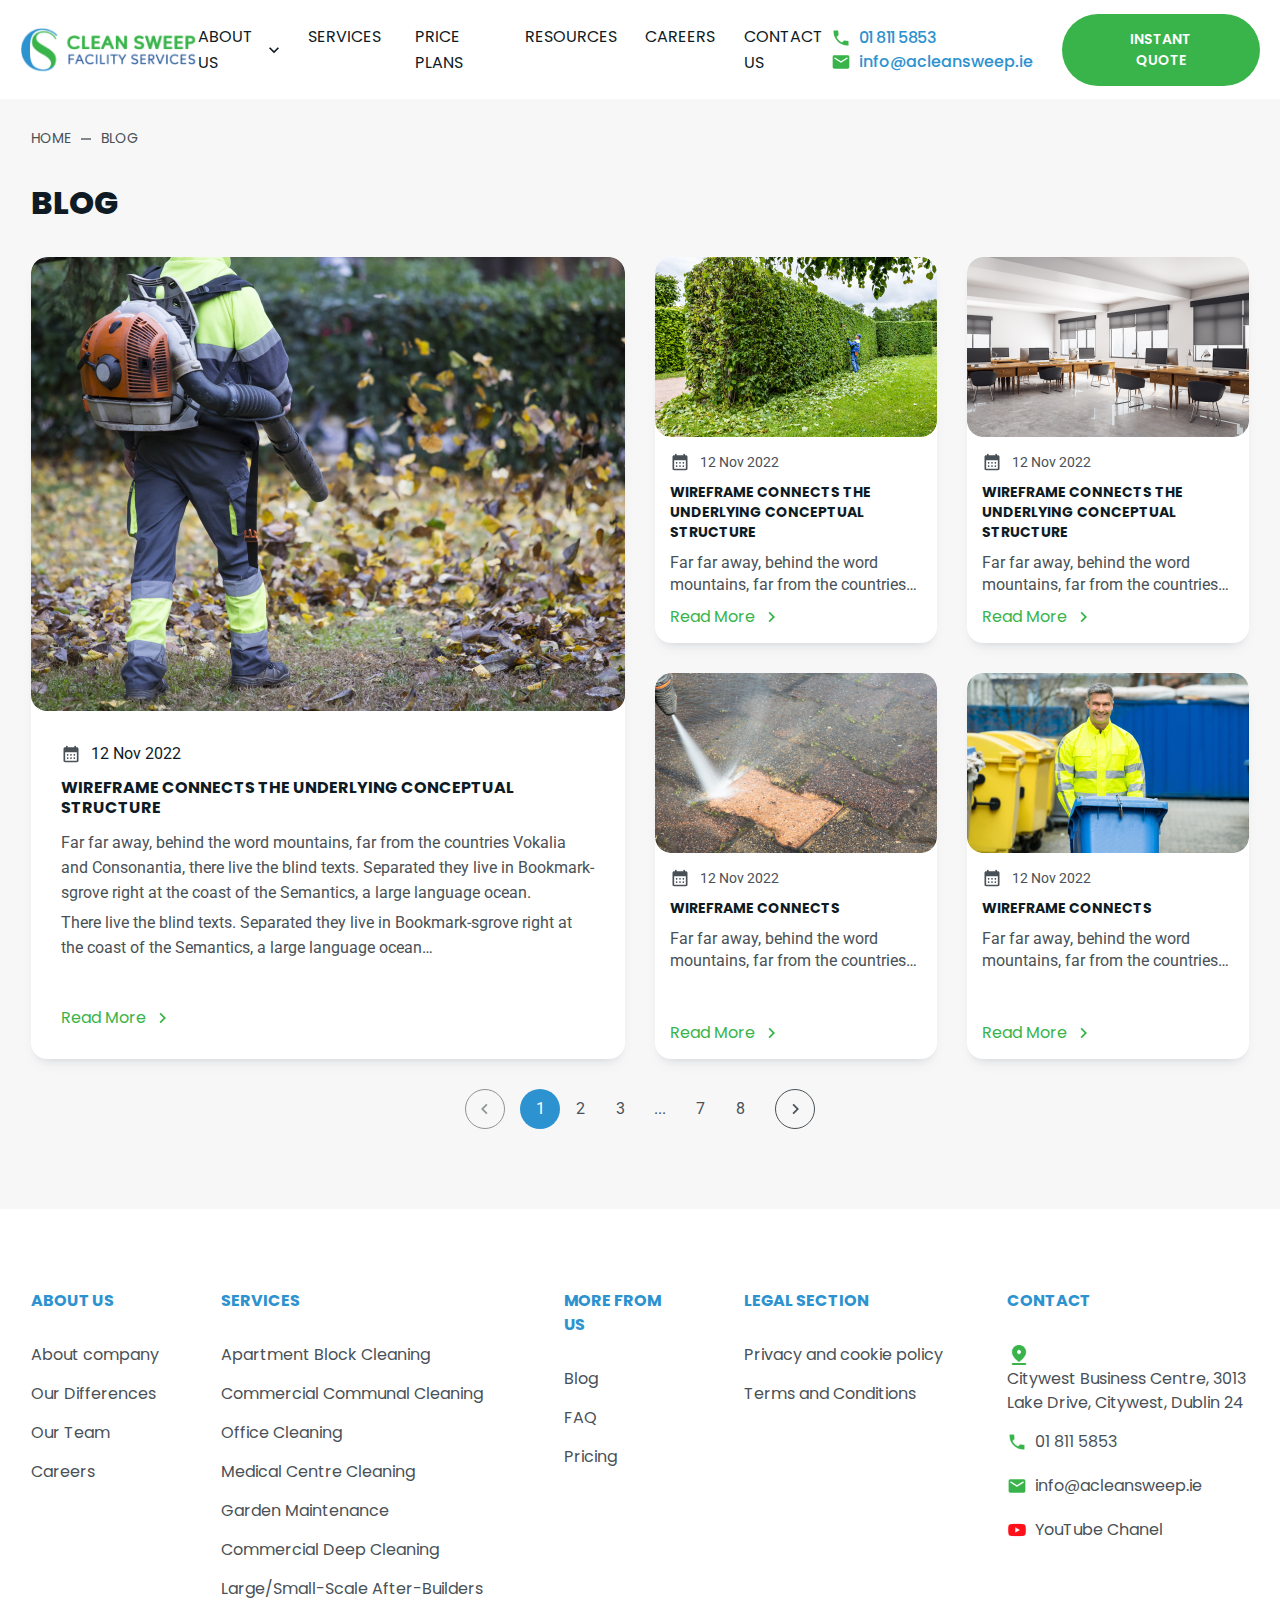
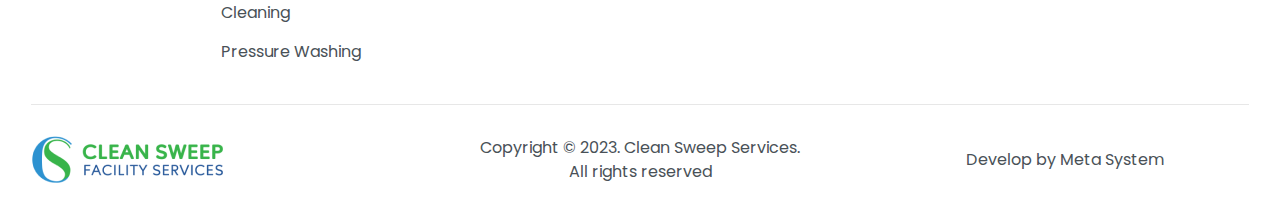
<file: blog.html>
<!DOCTYPE html>
<html lang="en">
<head>
    <meta charset="UTF-8">
    <meta name="viewport"
          content="width=device-width, user-scalable=no, initial-scale=1.0, maximum-scale=1.0, minimum-scale=1.0">
    <meta http-equiv="X-UA-Compatible" content="ie=edge">

    <link rel="preconnect" href="https://fonts.googleapis.com">
    <link rel="preconnect" href="https://fonts.gstatic.com" crossorigin>
    <link href="https://fonts.googleapis.com/css2?family=Poppins:ital,wght@0,100;0,200;0,300;0,400;0,500;0,600;0,700;0,800;0,900;1,100;1,200;1,300;1,400;1,500;1,600;1,700;1,800;1,900&display=swap"
          rel="stylesheet">
    <link href="https://fonts.googleapis.com/css2?family=Roboto:ital,wght@0,100;0,300;0,400;0,500;0,700;0,900;1,100;1,300;1,400;1,500;1,700;1,900&display=swap"
          rel="stylesheet">

    <link
            rel="stylesheet"
            href="https://cdn.jsdelivr.net/npm/swiper@11/swiper-bundle.min.css"
    />
    <link rel="stylesheet" href="css/reset.css">
    <link rel="stylesheet" href="css/components/components.css">
    <link rel="stylesheet" href="css/style.css">
    <link rel="stylesheet" href="css/header.css">
    <link rel="stylesheet" href="css/menu.css">
    <link rel="stylesheet" href="css/pages/blog.css">
    <link rel="stylesheet" href="css/footer.css">
    <link rel="stylesheet" href="css/popup.css">
    <title>Blog</title>
</head>
<body>

<div class="wrapper">

    <div id="mobile-menu-wrapper" class="mobile-menu__wrapper hide-desktop">
        <div class="mobile-menu">
            <div class="mobile-menu__header">
                <a href="/" class="mobile-menu__logo">
                    <img src="img/logo.png" alt="">
                </a>
                <button id="mobile-menu-button-close" class="mobile-menu__button-close">
                    <svg width="42" height="42" viewBox="0 0 42 42" fill="none" xmlns="http://www.w3.org/2000/svg">
                        <path d="M8.52513 11.4749L30.799 33.7487L33.2739 31.2739L11 9L8.52513 11.4749Z"
                              fill="currentColor"/>
                        <path d="M11.4749 33.4749L9 31L31.2739 8.72614L33.7487 11.201L11.4749 33.4749Z"
                              fill="currentColor"/>
                    </svg>
                </button>
            </div>

            <div id="mobile-menu-content" class="mobile-menu__content">

            </div>

            <div id="mobile-menu-footer" class="mobile-menu__footer">

            </div>
        </div>
        <div id="mobile-menu-bg" class="mobile-menu__bg"></div>
    </div>

    <header class="header">
        <div class="container">

            <div class="header__inner">

                <a href="/" class="header__logo">
                    <img src="img/logo.png" alt="">
                </a>
                <nav id="header-menu" class="header-menu">
                    <ul class="header-menu__list">
                        <li class="header-menu__item">
                            <div class="header-menu__item-header">
                                <a href="about-us.html" class="header-menu__link">About Us</a>
                                <button class="header-menu__arrow">
                                    <img src="img/icons/arrown-down.svg" alt="">
                                </button>
                            </div>

                            <ul class="header-menu__submenu">
                                <li>
                                    <a href="#">Apartment Block Cleaning</a>
                                </li>
                                <li>
                                    <a href="#">Commercial Communal Cleaning</a>
                                </li>
                                <li>
                                    <a href="#">Medical Centre Cleaning</a>
                                </li>
                                <li>
                                    <a href="#">Office Cleaning</a>
                                </li>
                                <li>
                                    <a href="#">Commercial Deep Cleaning</a>
                                </li>
                                <li>
                                    <a href="#">Garden Maintenance</a>
                                </li>
                                <li>
                                    <a href="#">Pressure Washing</a>
                                </li>
                                <li>
                                    <a href="#">After-Builders Cleaning</a>
                                </li>
                            </ul>
                        </li>
                        <li class="header-menu__item">
                            <div class="header-menu__item-header">
                                <a href="services.html" class="header-menu__link">Services</a>
                                <button class="header-menu__arrow">
                                    <img src="img/icons/arrown-down.svg" alt="">
                                </button>
                            </div>

                            <ul class="header-menu__submenu">
                                <li>
                                    <a href="#">Apartment Block Cleaning</a>
                                </li>
                                <li>
                                    <a href="#">Commercial Communal Cleaning</a>
                                </li>
                                <li>
                                    <a href="#">Medical Centre Cleaning</a>
                                </li>
                                <li>
                                    <a href="#">Office Cleaning</a>
                                </li>
                                <li>
                                    <a href="#">Commercial Deep Cleaning</a>
                                </li>
                                <li>
                                    <a href="#">Garden Maintenance</a>
                                </li>
                                <li>
                                    <a href="#">Pressure Washing</a>
                                </li>
                                <li>
                                    <a href="#">After-Builders Cleaning</a>
                                </li>
                            </ul>
                        </li>
                        <li class="header-menu__item">
                            <div class="header-menu__item-header">
                                <a href="/" class="header-menu__link">Price Plans</a>
                            </div>
                        </li>
                        <li class="header-menu__item">
                            <div class="header-menu__item-header">
                                <a href="/" class="header-menu__link">Resources</a>
                            </div>
                        </li>
                        <li class="header-menu__item">
                            <div class="header-menu__item-header">
                                <a href="/" class="header-menu__link">Careers</a>
                            </div>
                        </li>
                        <li class="header-menu__item">
                            <div class="header-menu__item-header">
                                <a href="/" class="header-menu__link">Contact Us</a>
                            </div>
                        </li>
                    </ul>
                </nav>
                <div id="header-contacts" class="header__contacts">
                    <a href="tel:018115853">
                        <img src="img/icons/phone.svg" alt="">
                        01 811 5853
                    </a>
                    <a href="mailto:info@acleansweep.ie">
                        <img src="img/icons/mail.svg" alt="">
                        info@acleansweep.ie
                    </a>
                </div>
                <button id="header-button" class="button open-popup">
                    instant quote
                </button>

                <button id="mobile-menu-button" class="mobile-menu__button hide-desktop" aria-label="Open menu button">
                    <svg width="42" height="42" viewBox="0 0 42 42" fill="none" xmlns="http://www.w3.org/2000/svg">
                        <path d="M5.25 31.5H36.75V28H5.25V31.5ZM5.25 22.75H36.75V19.25H5.25V22.75ZM5.25 10.5V14H36.75V10.5H5.25Z"
                              fill="currentColor"/>
                    </svg>
                </button>
            </div>
        </div>
    </header>

    <main class="page page-blog">
        <div class="container block-m-b">
            <ul class="breadcrumbs">
                <li>
                    <a href="/">Home</a>
                </li>
                <li>blog</li>
            </ul>

            <h1 class="h1">blog</h1>

            <ul class="blog-list">
                <li class="blog-list__item">

                    <a href="#" class="blog-list__img">
                        <img src="img/blog/image-1.png" alt="">
                    </a>

                    <div class="blog-list__content">
                        <div class="blog-list__date">
                            <img src="img/icons/calendar.svg" alt="">
                            12 Nov 2022
                        </div>
                        <h3 class="h3">
                            <a href="#">Wireframe connects the underlying conceptual structure</a>
                        </h3>
                        <div class="blog-list__text user-content">
                            <p>Far far away, behind the word mountains, far from the countries Vokalia and Consonantia,
                                there live the blind texts. Separated they live in Bookmark-sgrove right at the coast of
                                the Semantics, a large language ocean.</p>
                            <p>There live the blind texts. Separated they live in Bookmark-sgrove right at the coast of
                                the Semantics, a large language ocean</p>
                            <p>Far far away, behind the word mountains, far from the countries Vokalia and Consonantia,
                                there live the blind texts. Separated they live in Bookmark-sgrove right at the coast of
                                the Semantics, a large language ocean.</p>
                        </div>
                        <a href="#" class="more">
                            Read More
                            <svg width="14" height="14" viewBox="0 0 14 14" fill="none"
                                 xmlns="http://www.w3.org/2000/svg">
                                <path d="M4.725 12.25L3.5 11.025L7.525 7L3.5 2.975L4.725 1.75L9.975 7L4.725 12.25Z"
                                      fill="currentColor"/>
                            </svg>
                        </a>
                    </div>
                </li>
                <li class="blog-list__item">
                    <a href="#" class="blog-list__img">
                        <img src="img/blog/image-2.png" alt="">
                    </a>

                    <div class="blog-list__content">
                        <div class="blog-list__date">
                            <img src="img/icons/calendar.svg" alt="">
                            12 Nov 2022
                        </div>
                        <h3 class="h3">
                            <a href="#">Wireframe connects the underlying conceptual structure</a>
                        </h3>
                        <div class="blog-list__text user-content">
                            <p>Far far away, behind the word mountains, far from the countries Vokalia and Consonantia,
                                there live the blind texts. Separated they live in Bookmark-sgrove right at the coast of
                                the Semantics, a large language ocean.</p>
                            <p>There live the blind texts. Separated they live in Bookmark-sgrove right at the coast of
                                the Semantics, a large language ocean</p>
                        </div>
                        <a href="#" class="more">
                            Read More
                            <svg width="14" height="14" viewBox="0 0 14 14" fill="none"
                                 xmlns="http://www.w3.org/2000/svg">
                                <path d="M4.725 12.25L3.5 11.025L7.525 7L3.5 2.975L4.725 1.75L9.975 7L4.725 12.25Z"
                                      fill="currentColor"/>
                            </svg>
                        </a>
                    </div>
                </li>
                <li class="blog-list__item">
                    <a href="#" class="blog-list__img">
                        <img src="img/blog/image-3.png" alt="">
                    </a>

                    <div class="blog-list__content">
                        <div class="blog-list__date">
                            <img src="img/icons/calendar.svg" alt="">
                            12 Nov 2022
                        </div>
                        <h3 class="h3">
                            <a href="#">Wireframe connects the underlying conceptual structure</a>
                        </h3>
                        <div class="blog-list__text user-content">
                            <p>Far far away, behind the word mountains, far from the countries Vokalia and Consonantia,
                                there live the blind texts. Separated they live in Bookmark-sgrove right at the coast of
                                the Semantics, a large language ocean.</p>
                            <p>There live the blind texts. Separated they live in Bookmark-sgrove right at the coast of
                                the Semantics, a large language ocean</p>
                        </div>
                        <a href="#" class="more">
                            Read More
                            <svg width="14" height="14" viewBox="0 0 14 14" fill="none"
                                 xmlns="http://www.w3.org/2000/svg">
                                <path d="M4.725 12.25L3.5 11.025L7.525 7L3.5 2.975L4.725 1.75L9.975 7L4.725 12.25Z"
                                      fill="currentColor"/>
                            </svg>
                        </a>
                    </div>
                </li>
                <li class="blog-list__item">
                    <a href="#" class="blog-list__img">
                        <img src="img/blog/image-4.png" alt="">
                    </a>

                    <div class="blog-list__content">
                        <div class="blog-list__date">
                            <img src="img/icons/calendar.svg" alt="">
                            12 Nov 2022
                        </div>
                        <h3 class="h3">
                            <a href="#">Wireframe connects</a>
                        </h3>
                        <div class="blog-list__text user-content">
                            <p>Far far away, behind the word mountains, far from the countries Vokalia and Consonantia,
                                there live the blind texts. Separated they live in Bookmark-sgrove right at the coast of
                                the Semantics, a large language ocean.</p>
                            <p>There live the blind texts. Separated they live in Bookmark-sgrove right at the coast of
                                the Semantics, a large language ocean</p>
                        </div>
                        <a href="#" class="more">
                            Read More
                            <svg width="14" height="14" viewBox="0 0 14 14" fill="none"
                                 xmlns="http://www.w3.org/2000/svg">
                                <path d="M4.725 12.25L3.5 11.025L7.525 7L3.5 2.975L4.725 1.75L9.975 7L4.725 12.25Z"
                                      fill="currentColor"/>
                            </svg>
                        </a>
                    </div>
                </li>
                <li class="blog-list__item">
                    <a href="#" class="blog-list__img">
                        <img src="img/blog/image-5.png" alt="">
                    </a>

                    <div class="blog-list__content">
                        <div class="blog-list__date">
                            <img src="img/icons/calendar.svg" alt="">
                            12 Nov 2022
                        </div>
                        <h3 class="h3">
                            <a href="#">Wireframe connects </a>
                        </h3>
                        <div class="blog-list__text user-content">
                            <p>Far far away, behind the word mountains, far from the countries Vokalia and Consonantia,
                                there live the blind texts. Separated they live in Bookmark-sgrove right at the coast of
                                the Semantics, a large language ocean.</p>
                            <p>There live the blind texts. Separated they live in Bookmark-sgrove right at the coast of
                                the Semantics, a large language ocean</p>
                        </div>
                        <a href="#" class="more">
                            Read More
                            <svg width="14" height="14" viewBox="0 0 14 14" fill="none"
                                 xmlns="http://www.w3.org/2000/svg">
                                <path d="M4.725 12.25L3.5 11.025L7.525 7L3.5 2.975L4.725 1.75L9.975 7L4.725 12.25Z"
                                      fill="currentColor"/>
                            </svg>
                        </a>
                    </div>
                </li>
                <li class="blog-list__item">

                    <a href="#" class="blog-list__img">
                        <img src="img/blog/image-6.png" alt="">
                    </a>

                    <div class="blog-list__content">
                        <div class="blog-list__date">
                            <img src="img/icons/calendar.svg" alt="">
                            12 Nov 2022
                        </div>
                        <h3 class="h3">
                            <a href="#">Wireframe connects</a>
                        </h3>
                        <div class="blog-list__text user-content">
                            <p>Far far away, behind the word mountains, far from the countries Vokalia and Consonantia,
                                there live the blind texts. Separated they live in Bookmark-sgrove right at the coast of
                                the Semantics, a large language ocean.</p>
                            <p>There live the blind texts. Separated they live in Bookmark-sgrove right at the coast of
                                the Semantics, a large language ocean</p>
                            <p>Far far away, behind the word mountains, far from the countries Vokalia and Consonantia,
                                there live the blind texts. Separated they live in Bookmark-sgrove right at the coast of
                                the Semantics, a large language ocean.</p>
                        </div>
                        <a href="#" class="more">
                            Read More
                            <svg width="14" height="14" viewBox="0 0 14 14" fill="none"
                                 xmlns="http://www.w3.org/2000/svg">
                                <path d="M4.725 12.25L3.5 11.025L7.525 7L3.5 2.975L4.725 1.75L9.975 7L4.725 12.25Z"
                                      fill="currentColor"/>
                            </svg>
                        </a>
                    </div>
                </li>
            </ul>

            <div class="pagination">
                <span class="pagination__item pagination__item-prev">
                    <svg xmlns="http://www.w3.org/2000/svg" width="14" height="14" fill="none" viewBox="0 0 14 14"
                         id="arrow-left">
                        <path d="m9.275 12.25 1.225-1.225L6.475 7 10.5 2.975 9.275 1.75 4.025 7l5.25 5.25Z"
                              fill="currentColor"/>
                    </svg>
                </span>
                <div class="pagination__inner">
                    <span class="pagination__item active">1</span>
                    <a href="#" class="pagination__item">2</a>
                    <a href="#" class="pagination__item">3</a>
                    <span class="pagination__item">...</span>
                    <a href="#" class="pagination__item">7</a>
                    <a href="#" class="pagination__item">8</a>
                </div>
                <a href="#" class="pagination__item pagination__item-next">
                    <svg xmlns="http://www.w3.org/2000/svg" width="14" height="14" viewBox="0 0 14 14"
                         id="arrow-right">
                        <path d="M4.725 12.25 3.5 11.025 7.525 7 3.5 2.975 4.725 1.75 9.975 7l-5.25 5.25Z"
                              fill="currentColor"/>
                    </svg>
                </a>
            </div>
        </div>
    </main>

    <footer class="footer">
        <div class="container">
            <div class="footer__inner">
                <div class="footer__item">

                    <h3 class="h3">
                        About us
                        <img class="hide-desktop" src="img/icons/chevron-down-blue.svg" alt="">
                    </h3>

                    <ul class="footer__menu">
                        <li>
                            <a href="about-us.html">About company</a>
                        </li>
                        <li>
                            <a href="why-we-are-different.html">Our Differences</a>
                        </li>
                        <li>
                            <a href="#">Our Team</a>
                        </li>
                        <li>
                            <a href="#">Careers</a>
                        </li>
                    </ul>
                </div>

                <div class="footer__item">
                    <h3 class="h3">
                        Services
                        <img class="hide-desktop" src="img/icons/chevron-down-blue.svg" alt="">
                    </h3>

                    <ul class="footer__menu">
                        <li>
                            <a href="#">Apartment Block Cleaning</a>
                        </li>
                        <li>
                            <a href="#">Commercial Communal Cleaning</a>
                        </li>
                        <li>
                            <a href="#">Office Cleaning</a>
                        </li>
                        <li>
                            <a href="#">Medical Centre Cleaning</a>
                        </li>
                        <li>
                            <a href="#">Garden Maintenance</a>
                        </li>
                        <li>
                            <a href="#">Commercial Deep Cleaning</a>
                        </li>
                        <li>
                            <a href="#">Large/Small-Scale After-Builders Cleaning</a>
                        </li>
                        <li>
                            <a href="#">Pressure Washing</a>
                        </li>
                    </ul>
                </div>

                <div class="footer__item">
                    <h3 class="h3">
                        More from us
                        <img class="hide-desktop" src="img/icons/chevron-down-blue.svg" alt="">
                    </h3>

                    <ul class="footer__menu">
                        <li>
                            <a href="#">Blog</a>
                        </li>
                        <li>
                            <a href="#">FAQ</a>
                        </li>
                        <li>
                            <a href="#">Pricing</a>
                        </li>
                    </ul>
                </div>

                <div class="footer__item">
                    <h3 class="h3">
                        legal section
                        <img class="hide-desktop" src="img/icons/chevron-down-blue.svg" alt="">
                    </h3>

                    <ul class="footer__menu">
                        <li>
                            <a href="#">Privacy and cookie policy</a>
                        </li>
                        <li>
                            <a href="#">Terms and Conditions</a>
                        </li>
                    </ul>
                </div>

                <div class="footer__item footer__item-contacts">
                    <h3 class="h3">
                        Contact
                        <img class="hide-desktop" src="img/icons/chevron-down-blue.svg" alt="">
                    </h3>

                    <ul class="footer__menu">
                        <li class="address">
                            <img src="img/icons/address.png" width="24" height="24" alt="">
                            Citywest Business Centre, 3013 Lake Drive, Citywest, Dublin 24
                        </li>
                        <li>
                            <a href="tel:018115853">
                                <img src="img/icons/phone.png" width="20" height="20" alt="">
                                01 811 5853
                            </a>
                        </li>
                        <li>
                            <a href="mailto:info@acleansweep.ie">
                                <img src="img/icons/mail.png" width="20" height="20" alt="">
                                info@acleansweep.ie
                            </a>
                        </li>
                        <li>
                            <a href="https://youtu.be/M4k2ABNYSIg?si=Jp-0YpKA5iLu0057" target="_blank"
                               rel="noopener noreferrer nofollow">
                                <img src="img/icons/youtube.png" width="20" height="20" alt="">
                                YouTube Chanel
                            </a>
                        </li>
                    </ul>
                </div>
            </div>

            <div class="footer__bottom">
                <a href="/" class="footer__logo">
                    <img src="img/logo.png" alt="">
                </a>

                <div class="footer__copyright">
                    <span>Copyright &copy; 2023.</span> Clean Sweep Services.<br>
                    All rights reserved
                </div>

                <div class="footer__develop-company">
                    Develop by Meta System
                </div>
            </div>
        </div>
    </footer>

    <div class="popup-wrap">

        <div class="popup">
            <div class="popup__inner">
                <form id="form" class="form">

                    <div>
                        <div class="form__group">
                            <label class="form__label" for="input-name">Name</label>
                            <input id="input-name" class="form__input" type="text" placeholder="Enter your name">

                            <span class="form__input-error">
                                <img src="img/icons/error.svg" alt="">
                                <span>This field is required</span>
                            </span>
                        </div>

                        <div class="form__group">
                            <label class="form__label" for="input-email">Email</label>
                            <input id="input-email" class="form__input" type="text" placeholder="Enter your email">

                            <span class="form__input-error">
                                <img src="img/icons/error.svg" alt="">
                                <span>Email field is invalid</span>
                            </span>
                        </div>

                        <div class="form__group">
                            <label class="form__label" for="input-phone">Phone</label>
                            <input id="input-phone" class="form__input" type="text" placeholder="Enter your phone">

                            <span class="form__input-error">
                                <img src="img/icons/error.svg" alt="">
                                <span>The phone field is incorrect</span>
                            </span>
                        </div>

                        <div class="form__group">
                            <label class="form__label" for="input-name">Message</label>
                            <textarea class="form__textarea" placeholder="Enter your message"></textarea>
                        </div>
                    </div>

                    <button class="button form__button">submit</button>

                </form>
            </div>
            <button id="popup-close" class="popup__close">
                <svg width="36" height="36" viewBox="0 0 36 36" fill="none" xmlns="http://www.w3.org/2000/svg">
                    <path d="M8.52513 11.4749L30.799 33.7487L33.2739 31.2739L11 9L8.52513 11.4749Z"
                          fill="currentColor"/>
                    <path d="M11.4749 33.4749L9 31L31.2739 8.72614L33.7487 11.201L11.4749 33.4749Z"
                          fill="currentColor"/>
                </svg>
            </button>
        </div>

        <div id="popup-bg" class="popup__bg"></div>
    </div>
</div>
<script type="module" src="js/main.js"></script>
</body>
</html>
</file>
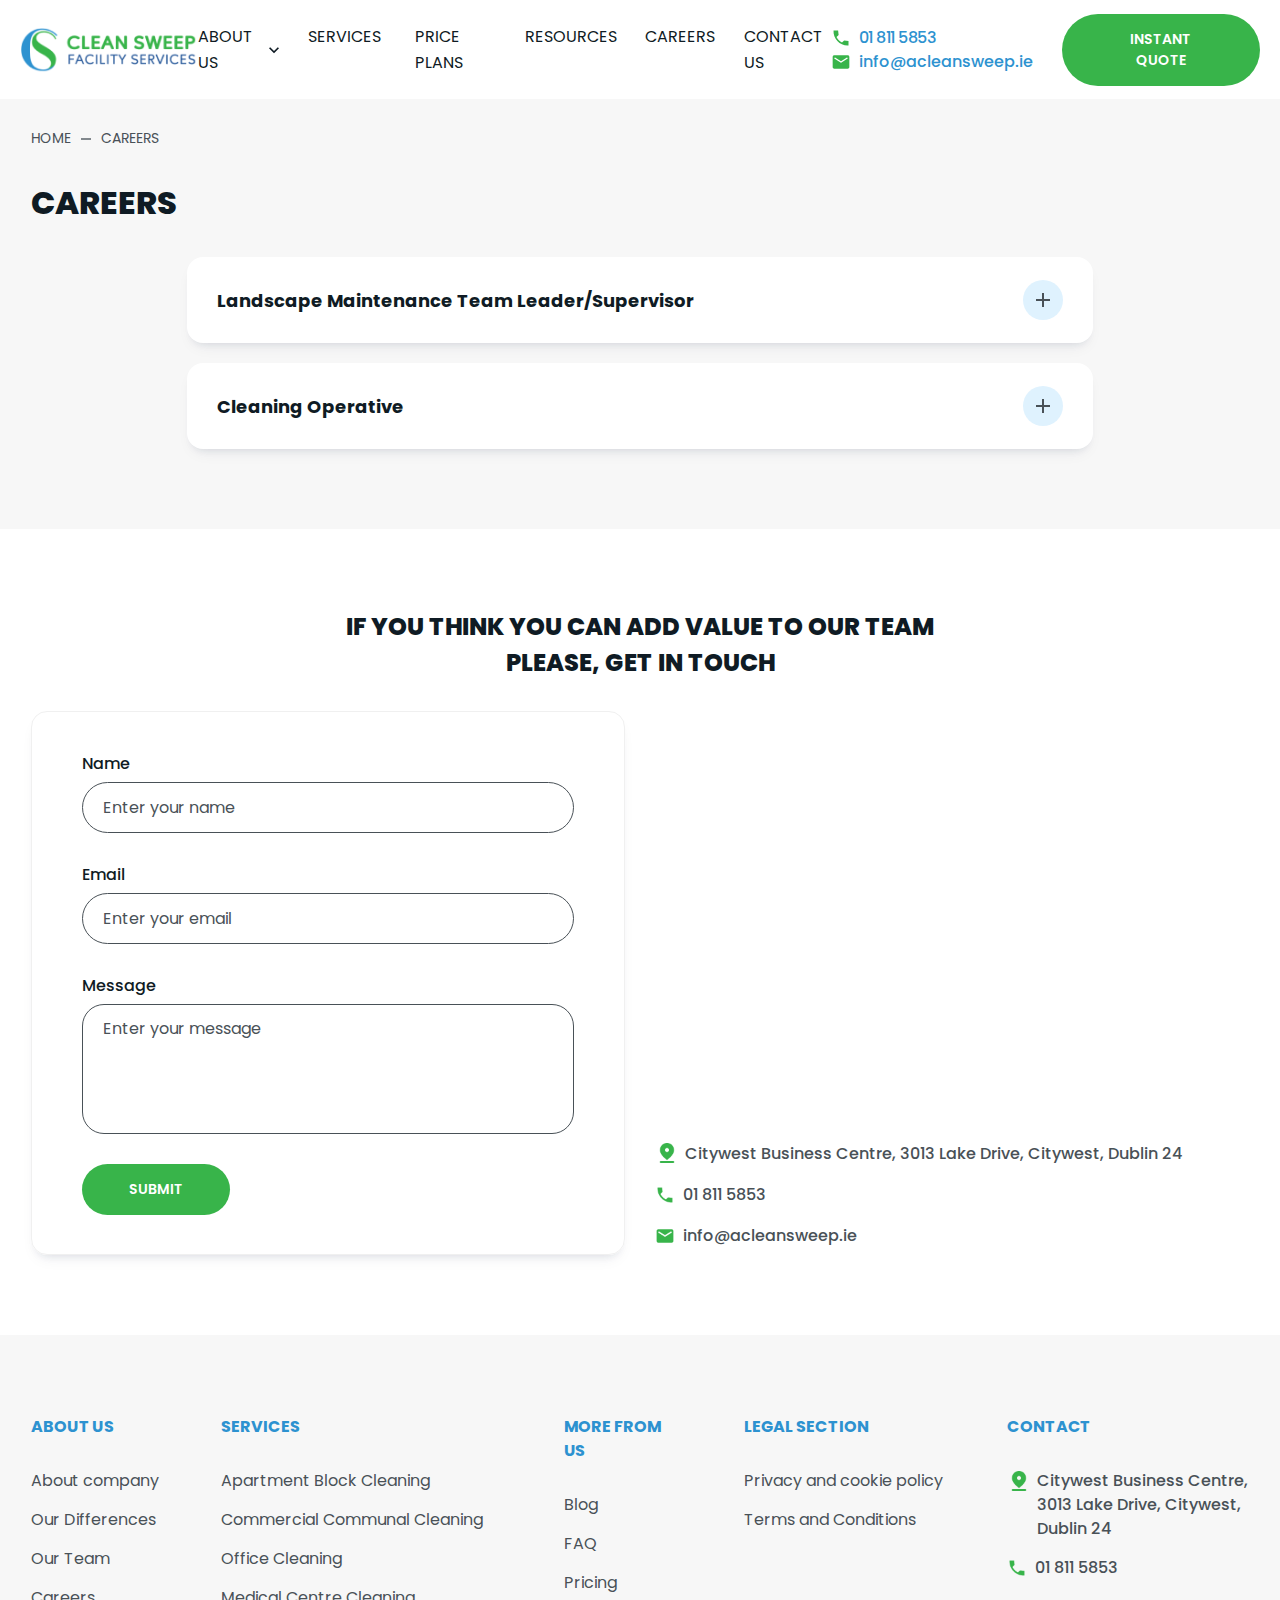
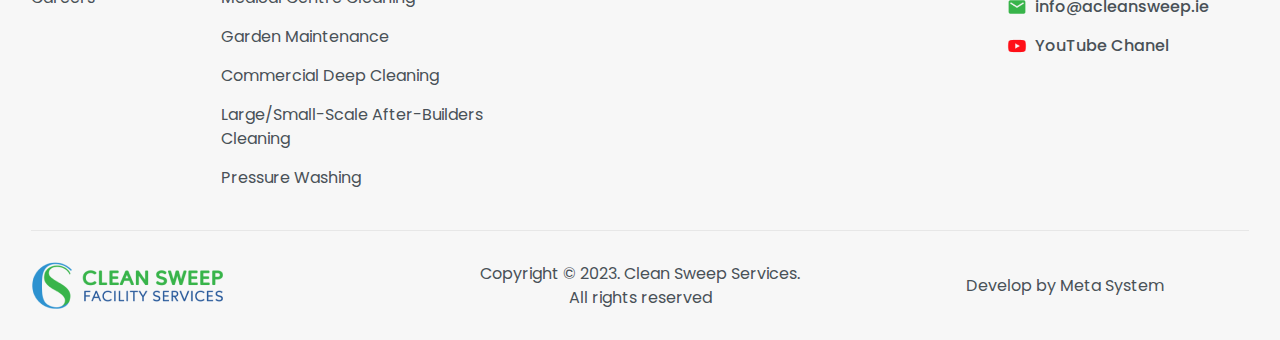
<file: careers.html>
<!DOCTYPE html>
<html lang="en">
<head>
    <meta charset="UTF-8">
    <meta name="viewport"
          content="width=device-width, user-scalable=no, initial-scale=1.0, maximum-scale=1.0, minimum-scale=1.0">
    <meta http-equiv="X-UA-Compatible" content="ie=edge">

    <link rel="preconnect" href="https://fonts.googleapis.com">
    <link rel="preconnect" href="https://fonts.gstatic.com" crossorigin>
    <link href="https://fonts.googleapis.com/css2?family=Poppins:ital,wght@0,100;0,200;0,300;0,400;0,500;0,600;0,700;0,800;0,900;1,100;1,200;1,300;1,400;1,500;1,600;1,700;1,800;1,900&display=swap"
          rel="stylesheet">

    <link
            rel="stylesheet"
            href="https://cdn.jsdelivr.net/npm/swiper@11/swiper-bundle.min.css"
    />
    <link rel="stylesheet" href="css/reset.css">
    <link rel="stylesheet" href="css/components/components.css">
    <link rel="stylesheet" href="css/style.css">
    <link rel="stylesheet" href="css/header.css">
    <link rel="stylesheet" href="css/menu.css">
    <link rel="stylesheet" href="css/pages/faq.css">
    <link rel="stylesheet" href="css/pages/careers.css">
    <link rel="stylesheet" href="css/footer.css">
    <link rel="stylesheet" href="css/popup.css">
    <title>Careers</title>
</head>
<body>

<div class="wrapper">

    <div id="mobile-menu-wrapper" class="mobile-menu__wrapper hide-desktop">
        <div class="mobile-menu">
            <div class="mobile-menu__header">
                <a href="/" class="mobile-menu__logo">
                    <img src="img/logo.png" alt="">
                </a>
                <button id="mobile-menu-button-close" class="mobile-menu__button-close">
                    <svg width="42" height="42" viewBox="0 0 42 42" fill="none" xmlns="http://www.w3.org/2000/svg">
                        <path d="M8.52513 11.4749L30.799 33.7487L33.2739 31.2739L11 9L8.52513 11.4749Z"
                              fill="currentColor"/>
                        <path d="M11.4749 33.4749L9 31L31.2739 8.72614L33.7487 11.201L11.4749 33.4749Z"
                              fill="currentColor"/>
                    </svg>
                </button>
            </div>

            <div id="mobile-menu-content" class="mobile-menu__content">

            </div>

            <div id="mobile-menu-footer" class="mobile-menu__footer">

            </div>
        </div>
        <div id="mobile-menu-bg" class="mobile-menu__bg"></div>
    </div>

    <header class="header">
        <div class="container">

            <div class="header__inner">

                <a href="/" class="header__logo">
                    <img src="img/logo.png" alt="">
                </a>
                <nav id="header-menu" class="header-menu">
                    <ul class="header-menu__list">
                        <li class="header-menu__item">
                            <div class="header-menu__item-header">
                                <a href="about-us.html" class="header-menu__link">About Us</a>
                                <button class="header-menu__arrow">
                                    <img src="img/icons/arrown-down.svg" alt="">
                                </button>
                            </div>

                            <ul class="header-menu__submenu">
                                <li>
                                    <a href="#">Apartment Block Cleaning</a>
                                </li>
                                <li>
                                    <a href="#">Commercial Communal Cleaning</a>
                                </li>
                                <li>
                                    <a href="#">Medical Centre Cleaning</a>
                                </li>
                                <li>
                                    <a href="#">Office Cleaning</a>
                                </li>
                                <li>
                                    <a href="#">Commercial Deep Cleaning</a>
                                </li>
                                <li>
                                    <a href="#">Garden Maintenance</a>
                                </li>
                                <li>
                                    <a href="#">Pressure Washing</a>
                                </li>
                                <li>
                                    <a href="#">After-Builders Cleaning</a>
                                </li>
                            </ul>
                        </li>
                        <li class="header-menu__item">
                            <div class="header-menu__item-header">
                                <a href="services.html" class="header-menu__link">Services</a>
                                <button class="header-menu__arrow">
                                    <img src="img/icons/arrown-down.svg" alt="">
                                </button>
                            </div>

                            <ul class="header-menu__submenu">
                                <li>
                                    <a href="#">Apartment Block Cleaning</a>
                                </li>
                                <li>
                                    <a href="#">Commercial Communal Cleaning</a>
                                </li>
                                <li>
                                    <a href="#">Medical Centre Cleaning</a>
                                </li>
                                <li>
                                    <a href="#">Office Cleaning</a>
                                </li>
                                <li>
                                    <a href="#">Commercial Deep Cleaning</a>
                                </li>
                                <li>
                                    <a href="#">Garden Maintenance</a>
                                </li>
                                <li>
                                    <a href="#">Pressure Washing</a>
                                </li>
                                <li>
                                    <a href="#">After-Builders Cleaning</a>
                                </li>
                            </ul>
                        </li>
                        <li class="header-menu__item">
                            <div class="header-menu__item-header">
                                <a href="/" class="header-menu__link">Price Plans</a>
                            </div>
                        </li>
                        <li class="header-menu__item">
                            <div class="header-menu__item-header">
                                <a href="/" class="header-menu__link">Resources</a>
                            </div>
                        </li>
                        <li class="header-menu__item">
                            <div class="header-menu__item-header">
                                <a href="/" class="header-menu__link">Careers</a>
                            </div>
                        </li>
                        <li class="header-menu__item">
                            <div class="header-menu__item-header">
                                <a href="/" class="header-menu__link">Contact Us</a>
                            </div>
                        </li>
                    </ul>
                </nav>
                <div id="header-contacts" class="header__contacts">
                    <a href="tel:018115853">
                        <img src="img/icons/phone.svg" alt="">
                        01 811 5853
                    </a>
                    <a href="mailto:info@acleansweep.ie">
                        <img src="img/icons/mail.svg" alt="">
                        info@acleansweep.ie
                    </a>
                </div>
                <button id="header-button" class="button open-popup">
                    instant quote
                </button>

                <button id="mobile-menu-button" class="mobile-menu__button hide-desktop" aria-label="Open menu button">
                    <svg width="42" height="42" viewBox="0 0 42 42" fill="none" xmlns="http://www.w3.org/2000/svg">
                        <path d="M5.25 31.5H36.75V28H5.25V31.5ZM5.25 22.75H36.75V19.25H5.25V22.75ZM5.25 10.5V14H36.75V10.5H5.25Z"
                              fill="currentColor"/>
                    </svg>
                </button>
            </div>
        </div>
    </header>

    <main class="page page-careers bg">

        <div class="container">
            <ul class="breadcrumbs">
                <li>
                    <a href="/">Home</a>
                </li>
                <li>careers</li>
            </ul>

            <h1 class="h1">careers</h1>

            <ul class="faq block-m-b">
                <li class="faq__item">
                    <div class="faq__header">
                        <div class="faq__title">Landscape Maintenance Team Leader/Supervisor</div>
                        <button class="faq__button">
                            <svg width="14" height="14" viewBox="0 0 14 14" fill="none"
                                 xmlns="http://www.w3.org/2000/svg">
                                <path d="M14 7.99609L8 7.99609L8 13.9961H6L6 7.99609H0L0 5.99609L6 5.99609L6 -0.00390625L8 -0.00390625L8 5.99609L14 5.99609V7.99609Z"
                                      fill="currentColor"/>
                            </svg>
                        </button>
                    </div>


                    <div class="faq__content user-content">
                        <img src="img/careers/image-1.png" alt="">
                        <p>Landscape Maintenance Team Leader/supervisor required for general maintenance of large
                            residential and commercial gardens in a growing property maintenance business. The ideal
                            candidate must be flexible, reliable, hard working, enthusiastic and willing to learn. Good
                            command of the English language is necessary. Must have good planning and organisational
                            skills and be able to work as team leader and on their own. Must have previous experience as
                            a Team Leader.</p>
                        <p>Previous gardening experience is an advantage but good work ethics is more important.
                            Horticultural qualifications is an advantage. Due to the manual nature of this work,
                            candidates must have an interest in outdoor work. Work is at various locations, normally in
                            north Dublin.
                            Applicants may be required to work some evenings and some weekends. This is a full time
                            position. Full clean drivers licence (B-Category) is required.</p>
                        <button class="button">Apply now</button>
                    </div>
                </li>

                <li class="faq__item">
                    <div class="faq__header">
                        <div class="faq__title">Cleaning Operative</div>
                        <button class="faq__button">
                            <svg width="14" height="14" viewBox="0 0 14 14" fill="none"
                                 xmlns="http://www.w3.org/2000/svg">
                                <path d="M14 7.99609L8 7.99609L8 13.9961H6L6 7.99609H0L0 5.99609L6 5.99609L6 -0.00390625L8 -0.00390625L8 5.99609L14 5.99609V7.99609Z"
                                      fill="currentColor"/>
                            </svg>
                        </button>
                    </div>

                    <div class="faq__content user-content">
                        <img src="img/careers/image-1.png" alt="">
                        <p>Landscape Maintenance Team Leader/supervisor required for general maintenance of large
                            residential and commercial gardens in a growing property maintenance business. The ideal
                            candidate must be flexible, reliable, hard working, enthusiastic and willing to learn. Good
                            command of the English language is necessary. Must have good planning and organisational
                            skills and be able to work as team leader and on their own. Must have previous experience as
                            a Team Leader.</p>
                        <p>Previous gardening experience is an advantage but good work ethics is more important.
                            Horticultural qualifications is an advantage. Due to the manual nature of this work,
                            candidates must have an interest in outdoor work. Work is at various locations, normally in
                            north Dublin.
                            Applicants may be required to work some evenings and some weekends. This is a full time
                            position. Full clean drivers licence (B-Category) is required.</p>
                        <button class="button">Apply now</button>
                    </div>
                </li>
            </ul>
        </div>

        <div class="careers__form-contacts-wrap block-p-v bg-white">
            <div class="container">
                <h2 class="h2">
                    if you think you can add value to our team
                    please, get in touch
                </h2>
                <div class="careers__form-contacts">
                    <form class="careers__form form-validation">
                        <div>
                            <div class="form__group">
                                <label class="form__label" for="input-name">Name</label>
                                <input id="input-name" class="form__input input-name" type="text"
                                       placeholder="Enter your name">

                                <span class="form__input-error">
                                <img src="img/icons/error.svg" alt="">
                                <span>This field is required</span>
                            </span>
                            </div>

                            <div class="form__group">
                                <label class="form__label" for="input-email">Email</label>
                                <input id="input-email" class="form__input input-email" type="text"
                                       placeholder="Enter your email">

                                <span class="form__input-error">
                                <img src="img/icons/error.svg" alt="">
                                <span>Email field is invalid</span>
                            </span>
                            </div>

                            <div class="form__group">
                                <label class="form__label" for="input-name">Message</label>
                                <textarea class="form__textarea" placeholder="Enter your message"></textarea>
                            </div>
                        </div>

                        <button class="button form__button">submit</button>
                    </form>
                    <div class="careers__contacts">
                        <iframe src="https://www.google.com/maps/embed?pb=!1m14!1m8!1m3!1d9539.746855248308!2d-6.4225307!3d53.2906687!3m2!1i1024!2i768!4f13.1!3m3!1m2!1s0x486775157df0cc85%3A0x888e9d323bc00953!2s3013%20Lake%20Drive%20Citywest%20Business%20Campus!5e0!3m2!1sru!2sua!4v1718733346872!5m2!1sru!2sua"
                                width="100%" height="400" style="border:0; border-radius: 16px;" allowfullscreen="" loading="lazy"
                                referrerpolicy="no-referrer-when-downgrade"></iframe>

                        <ul class="contacts-list">
                            <li class="address">
                                <img src="img/icons/address.png" width="24" height="24" alt="">
                                Citywest Business Centre, 3013 Lake Drive, Citywest, Dublin 24
                            </li>
                            <li>
                                <a href="tel:018115853">
                                    <img src="img/icons/phone.png" width="20" height="20" alt="">
                                    01 811 5853
                                </a>
                            </li>
                            <li>
                                <a href="mailto:info@acleansweep.ie">
                                    <img src="img/icons/mail.png" width="20" height="20" alt="">
                                    info@acleansweep.ie
                                </a>
                            </li>
                        </ul>
                    </div>
                </div>
            </div>
        </div>

    </main>

    <footer class="footer">
        <div class="container">
            <div class="footer__inner">
                <div class="footer__item">

                    <h3 class="h3">
                        About us
                        <img class="hide-desktop" src="img/icons/chevron-down-blue.svg" alt="">
                    </h3>

                    <ul class="footer__menu">
                        <li>
                            <a href="about-us.html">About company</a>
                        </li>
                        <li>
                            <a href="why-we-are-different.html">Our Differences</a>
                        </li>
                        <li>
                            <a href="#">Our Team</a>
                        </li>
                        <li>
                            <a href="#">Careers</a>
                        </li>
                    </ul>
                </div>

                <div class="footer__item">
                    <h3 class="h3">
                        Services
                        <img class="hide-desktop" src="img/icons/chevron-down-blue.svg" alt="">
                    </h3>

                    <ul class="footer__menu">
                        <li>
                            <a href="#">Apartment Block Cleaning</a>
                        </li>
                        <li>
                            <a href="#">Commercial Communal Cleaning</a>
                        </li>
                        <li>
                            <a href="#">Office Cleaning</a>
                        </li>
                        <li>
                            <a href="#">Medical Centre Cleaning</a>
                        </li>
                        <li>
                            <a href="#">Garden Maintenance</a>
                        </li>
                        <li>
                            <a href="#">Commercial Deep Cleaning</a>
                        </li>
                        <li>
                            <a href="#">Large/Small-Scale After-Builders Cleaning</a>
                        </li>
                        <li>
                            <a href="#">Pressure Washing</a>
                        </li>
                    </ul>
                </div>

                <div class="footer__item">
                    <h3 class="h3">
                        More from us
                        <img class="hide-desktop" src="img/icons/chevron-down-blue.svg" alt="">
                    </h3>

                    <ul class="footer__menu">
                        <li>
                            <a href="#">Blog</a>
                        </li>
                        <li>
                            <a href="#">FAQ</a>
                        </li>
                        <li>
                            <a href="#">Pricing</a>
                        </li>
                    </ul>
                </div>

                <div class="footer__item">
                    <h3 class="h3">
                        legal section
                        <img class="hide-desktop" src="img/icons/chevron-down-blue.svg" alt="">
                    </h3>

                    <ul class="footer__menu">
                        <li>
                            <a href="#">Privacy and cookie policy</a>
                        </li>
                        <li>
                            <a href="#">Terms and Conditions</a>
                        </li>
                    </ul>
                </div>

                <div class="footer__item">
                    <h3 class="h3">
                        Contact
                        <img class="hide-desktop" src="img/icons/chevron-down-blue.svg" alt="">
                    </h3>

                    <ul class="contacts-list">
                        <li class="address">
                            <img src="img/icons/address.png" width="24" height="24" alt="">
                            Citywest Business Centre, 3013 Lake Drive, Citywest, Dublin 24
                        </li>
                        <li>
                            <a href="tel:018115853">
                                <img src="img/icons/phone.png" width="20" height="20" alt="">
                                01 811 5853
                            </a>
                        </li>
                        <li>
                            <a href="mailto:info@acleansweep.ie">
                                <img src="img/icons/mail.png" width="20" height="20" alt="">
                                info@acleansweep.ie
                            </a>
                        </li>
                        <li>
                            <a href="https://youtu.be/M4k2ABNYSIg?si=Jp-0YpKA5iLu0057" target="_blank"
                               rel="noopener noreferrer nofollow">
                                <img src="img/icons/youtube.png" width="20" height="20" alt="">
                                YouTube Chanel
                            </a>
                        </li>
                    </ul>
                </div>
            </div>

            <div class="footer__bottom">
                <a href="/" class="footer__logo">
                    <img src="img/logo.png" alt="">
                </a>

                <div class="footer__copyright">
                    <span>Copyright &copy; 2023.</span> Clean Sweep Services.<br>
                    All rights reserved
                </div>

                <div class="footer__develop-company">
                    Develop by Meta System
                </div>
            </div>
        </div>
    </footer>

    <div class="popup-wrap">

        <div class="popup">
            <div class="popup__inner">
                <form class="form form-validation">

                    <div>
                        <div class="form__group">
                            <label class="form__label" for="popup-input-name">Name</label>
                            <input id="popup-input-name" class="form__input input-name" type="text"
                                   placeholder="Enter your name">

                            <span class="form__input-error">
                                <img src="img/icons/error.svg" alt="">
                                <span>This field is required</span>
                            </span>
                        </div>

                        <div class="form__group">
                            <label class="form__label" for="popup-input-email">Email</label>
                            <input id="popup-input-email" class="form__input input-email" type="text"
                                   placeholder="Enter your email">

                            <span class="form__input-error">
                                <img src="img/icons/error.svg" alt="">
                                <span>Email field is invalid</span>
                            </span>
                        </div>

                        <div class="form__group">
                            <label class="form__label" for="popup-input-phone">Phone</label>
                            <input id="popup-input-phone" class="form__input input-phone" type="text"
                                   placeholder="Enter your phone">

                            <span class="form__input-error">
                                <img src="img/icons/error.svg" alt="">
                                <span>The phone field is incorrect</span>
                            </span>
                        </div>

                        <div class="form__group">
                            <label class="form__label" for="input-name">Message</label>
                            <textarea class="form__textarea" placeholder="Enter your message"></textarea>
                        </div>
                    </div>

                    <button class="button form__button">submit</button>

                </form>
            </div>
            <button id="popup-close" class="popup__close">
                <svg width="36" height="36" viewBox="0 0 36 36" fill="none" xmlns="http://www.w3.org/2000/svg">
                    <path d="M8.52513 11.4749L30.799 33.7487L33.2739 31.2739L11 9L8.52513 11.4749Z"
                          fill="currentColor"/>
                    <path d="M11.4749 33.4749L9 31L31.2739 8.72614L33.7487 11.201L11.4749 33.4749Z"
                          fill="currentColor"/>
                </svg>
            </button>
        </div>

        <div id="popup-bg" class="popup__bg"></div>
    </div>
</div>
<script type="module" src="js/main.js"></script>
</body>
</html>
</file>
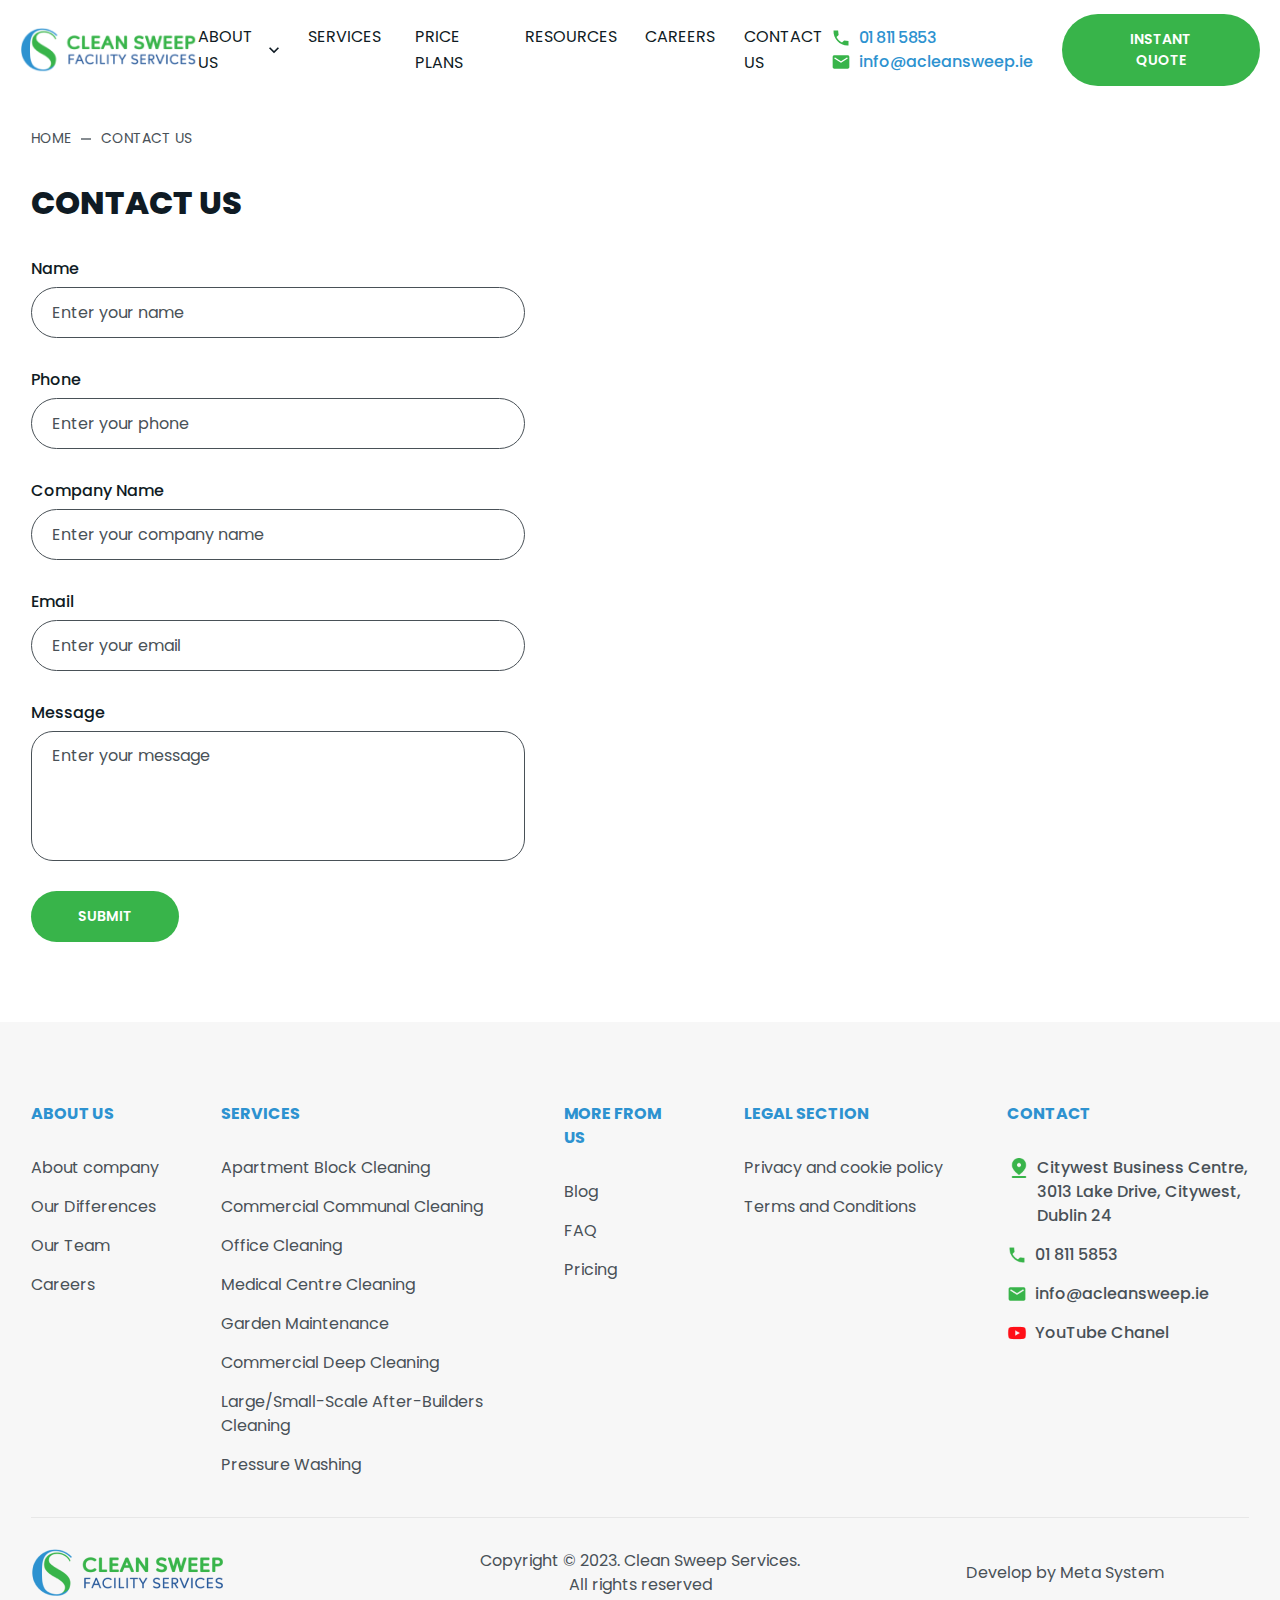
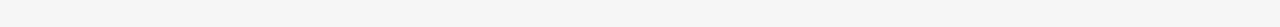
<file: contacts-us.html>
<!DOCTYPE html>
<html lang="en">
<head>
    <meta charset="UTF-8">
    <meta name="viewport"
          content="width=device-width, user-scalable=no, initial-scale=1.0, maximum-scale=1.0, minimum-scale=1.0">
    <meta http-equiv="X-UA-Compatible" content="ie=edge">

    <link rel="preconnect" href="https://fonts.googleapis.com">
    <link rel="preconnect" href="https://fonts.gstatic.com" crossorigin>
    <link href="https://fonts.googleapis.com/css2?family=Poppins:ital,wght@0,100;0,200;0,300;0,400;0,500;0,600;0,700;0,800;0,900;1,100;1,200;1,300;1,400;1,500;1,600;1,700;1,800;1,900&display=swap"
          rel="stylesheet">

    <link
            rel="stylesheet"
            href="https://cdn.jsdelivr.net/npm/swiper@11/swiper-bundle.min.css"
    />
    <link rel="stylesheet" href="css/reset.css">
    <link rel="stylesheet" href="css/components/components.css">
    <link rel="stylesheet" href="css/style.css">
    <link rel="stylesheet" href="css/header.css">
    <link rel="stylesheet" href="css/menu.css">
    <link rel="stylesheet" href="css/pages/contacts-us.css">
    <link rel="stylesheet" href="css/footer.css">
    <link rel="stylesheet" href="css/popup.css">
    <title>Contact Us</title>
</head>
<body>

<div class="wrapper">

    <div id="mobile-menu-wrapper" class="mobile-menu__wrapper hide-desktop">
        <div class="mobile-menu">
            <div class="mobile-menu__header">
                <a href="/" class="mobile-menu__logo">
                    <img src="img/logo.png" alt="">
                </a>
                <button id="mobile-menu-button-close" class="mobile-menu__button-close">
                    <svg width="42" height="42" viewBox="0 0 42 42" fill="none" xmlns="http://www.w3.org/2000/svg">
                        <path d="M8.52513 11.4749L30.799 33.7487L33.2739 31.2739L11 9L8.52513 11.4749Z"
                              fill="currentColor"/>
                        <path d="M11.4749 33.4749L9 31L31.2739 8.72614L33.7487 11.201L11.4749 33.4749Z"
                              fill="currentColor"/>
                    </svg>
                </button>
            </div>

            <div id="mobile-menu-content" class="mobile-menu__content">

            </div>

            <div id="mobile-menu-footer" class="mobile-menu__footer">

            </div>
        </div>
        <div id="mobile-menu-bg" class="mobile-menu__bg"></div>
    </div>

    <header class="header">
        <div class="container">

            <div class="header__inner">

                <a href="/" class="header__logo">
                    <img src="img/logo.png" alt="">
                </a>
                <nav id="header-menu" class="header-menu">
                    <ul class="header-menu__list">
                        <li class="header-menu__item">
                            <div class="header-menu__item-header">
                                <a href="about-us.html" class="header-menu__link">About Us</a>
                                <button class="header-menu__arrow">
                                    <img src="img/icons/arrown-down.svg" alt="">
                                </button>
                            </div>

                            <ul class="header-menu__submenu">
                                <li>
                                    <a href="#">Apartment Block Cleaning</a>
                                </li>
                                <li>
                                    <a href="#">Commercial Communal Cleaning</a>
                                </li>
                                <li>
                                    <a href="#">Medical Centre Cleaning</a>
                                </li>
                                <li>
                                    <a href="#">Office Cleaning</a>
                                </li>
                                <li>
                                    <a href="#">Commercial Deep Cleaning</a>
                                </li>
                                <li>
                                    <a href="#">Garden Maintenance</a>
                                </li>
                                <li>
                                    <a href="#">Pressure Washing</a>
                                </li>
                                <li>
                                    <a href="#">After-Builders Cleaning</a>
                                </li>
                            </ul>
                        </li>
                        <li class="header-menu__item">
                            <div class="header-menu__item-header">
                                <a href="services.html" class="header-menu__link">Services</a>
                                <button class="header-menu__arrow">
                                    <img src="img/icons/arrown-down.svg" alt="">
                                </button>
                            </div>

                            <ul class="header-menu__submenu">
                                <li>
                                    <a href="#">Apartment Block Cleaning</a>
                                </li>
                                <li>
                                    <a href="#">Commercial Communal Cleaning</a>
                                </li>
                                <li>
                                    <a href="#">Medical Centre Cleaning</a>
                                </li>
                                <li>
                                    <a href="#">Office Cleaning</a>
                                </li>
                                <li>
                                    <a href="#">Commercial Deep Cleaning</a>
                                </li>
                                <li>
                                    <a href="#">Garden Maintenance</a>
                                </li>
                                <li>
                                    <a href="#">Pressure Washing</a>
                                </li>
                                <li>
                                    <a href="#">After-Builders Cleaning</a>
                                </li>
                            </ul>
                        </li>
                        <li class="header-menu__item">
                            <div class="header-menu__item-header">
                                <a href="/" class="header-menu__link">Price Plans</a>
                            </div>
                        </li>
                        <li class="header-menu__item">
                            <div class="header-menu__item-header">
                                <a href="/" class="header-menu__link">Resources</a>
                            </div>
                        </li>
                        <li class="header-menu__item">
                            <div class="header-menu__item-header">
                                <a href="/" class="header-menu__link">Careers</a>
                            </div>
                        </li>
                        <li class="header-menu__item">
                            <div class="header-menu__item-header">
                                <a href="/" class="header-menu__link">Contact Us</a>
                            </div>
                        </li>
                    </ul>
                </nav>
                <div id="header-contacts" class="header__contacts">
                    <a href="tel:018115853">
                        <img src="img/icons/phone.svg" alt="">
                        01 811 5853
                    </a>
                    <a href="mailto:info@acleansweep.ie">
                        <img src="img/icons/mail.svg" alt="">
                        info@acleansweep.ie
                    </a>
                </div>
                <button id="header-button" class="button open-popup">
                    instant quote
                </button>

                <button id="mobile-menu-button" class="mobile-menu__button hide-desktop" aria-label="Open menu button">
                    <svg width="42" height="42" viewBox="0 0 42 42" fill="none" xmlns="http://www.w3.org/2000/svg">
                        <path d="M5.25 31.5H36.75V28H5.25V31.5ZM5.25 22.75H36.75V19.25H5.25V22.75ZM5.25 10.5V14H36.75V10.5H5.25Z"
                              fill="currentColor"/>
                    </svg>
                </button>
            </div>
        </div>
    </header>

    <main class="page page-contacts block-m-b">

        <div class="container">
            <ul class="breadcrumbs">
                <li>
                    <a href="/">Home</a>
                </li>
                <li>contact us</li>
            </ul>

            <h1 class="h1">contact us</h1>

            <div class="contacts">
                <form class="contacts__form form-validation">
                    <div class="contacts__form-inner">
                        <div class="form__group">
                            <label class="form__label" for="input-name">Name</label>
                            <input id="input-name" class="form__input input-name" type="text"
                                   placeholder="Enter your name">

                            <span class="form__input-error">
                                <img src="img/icons/error.svg" alt="">
                                <span>This field is required</span>
                            </span>
                        </div>

                        <div class="form__group">
                            <label class="form__label" for="input-name">Phone</label>
                            <input id="input-phone" class="form__input input-phone" type="text"
                                   placeholder="Enter your phone">

                            <span class="form__input-error">
                                <img src="img/icons/error.svg" alt="">
                                <span>This field is required</span>
                            </span>
                        </div>

                        <div class="form__group">
                            <label class="form__label" for="input-company-name">Company Name</label>
                            <input id="input-company-name" class="form__input input-company-name" type="text"
                                   placeholder="Enter your company name">

                            <span class="form__input-error">
                                <img src="img/icons/error.svg" alt="">
                                <span>This field is required</span>
                            </span>
                        </div>

                        <div class="form__group">
                            <label class="form__label" for="input-email">Email</label>
                            <input id="input-email" class="form__input input-email" type="text"
                                   placeholder="Enter your email">

                            <span class="form__input-error">
                                <img src="img/icons/error.svg" alt="">
                                <span>Email field is invalid</span>
                            </span>
                        </div>

                        <div class="form__group">
                            <label class="form__label" for="input-name">Message</label>
                            <textarea class="form__textarea" placeholder="Enter your message"></textarea>
                        </div>
                    </div>

                    <button class="button form__button">submit</button>
                </form>
                <div class="contacts__map">
                    <iframe src="https://www.google.com/maps/embed?pb=!1m14!1m8!1m3!1d9539.746855248308!2d-6.4225307!3d53.2906687!3m2!1i1024!2i768!4f13.1!3m3!1m2!1s0x486775157df0cc85%3A0x888e9d323bc00953!2s3013%20Lake%20Drive%20Citywest%20Business%20Campus!5e0!3m2!1sru!2sua!4v1718733346872!5m2!1sru!2sua"
                            width="594px" height="685px" style="border:0; border-radius: 16px;" allowfullscreen=""
                            loading="lazy"
                            referrerpolicy="no-referrer-when-downgrade"></iframe>
                </div>
            </div>
        </div>


    </main>

    <footer class="footer">
        <div class="container">
            <div class="footer__inner">
                <div class="footer__item">

                    <h3 class="h3">
                        About us
                        <img class="hide-desktop" src="img/icons/chevron-down-blue.svg" alt="">
                    </h3>

                    <ul class="footer__menu">
                        <li>
                            <a href="about-us.html">About company</a>
                        </li>
                        <li>
                            <a href="why-we-are-different.html">Our Differences</a>
                        </li>
                        <li>
                            <a href="#">Our Team</a>
                        </li>
                        <li>
                            <a href="#">Careers</a>
                        </li>
                    </ul>
                </div>

                <div class="footer__item">
                    <h3 class="h3">
                        Services
                        <img class="hide-desktop" src="img/icons/chevron-down-blue.svg" alt="">
                    </h3>

                    <ul class="footer__menu">
                        <li>
                            <a href="#">Apartment Block Cleaning</a>
                        </li>
                        <li>
                            <a href="#">Commercial Communal Cleaning</a>
                        </li>
                        <li>
                            <a href="#">Office Cleaning</a>
                        </li>
                        <li>
                            <a href="#">Medical Centre Cleaning</a>
                        </li>
                        <li>
                            <a href="#">Garden Maintenance</a>
                        </li>
                        <li>
                            <a href="#">Commercial Deep Cleaning</a>
                        </li>
                        <li>
                            <a href="#">Large/Small-Scale After-Builders Cleaning</a>
                        </li>
                        <li>
                            <a href="#">Pressure Washing</a>
                        </li>
                    </ul>
                </div>

                <div class="footer__item">
                    <h3 class="h3">
                        More from us
                        <img class="hide-desktop" src="img/icons/chevron-down-blue.svg" alt="">
                    </h3>

                    <ul class="footer__menu">
                        <li>
                            <a href="#">Blog</a>
                        </li>
                        <li>
                            <a href="#">FAQ</a>
                        </li>
                        <li>
                            <a href="#">Pricing</a>
                        </li>
                    </ul>
                </div>

                <div class="footer__item">
                    <h3 class="h3">
                        legal section
                        <img class="hide-desktop" src="img/icons/chevron-down-blue.svg" alt="">
                    </h3>

                    <ul class="footer__menu">
                        <li>
                            <a href="#">Privacy and cookie policy</a>
                        </li>
                        <li>
                            <a href="#">Terms and Conditions</a>
                        </li>
                    </ul>
                </div>

                <div class="footer__item">
                    <h3 class="h3">
                        Contact
                        <img class="hide-desktop" src="img/icons/chevron-down-blue.svg" alt="">
                    </h3>

                    <ul class="contacts-list">
                        <li class="address">
                            <img src="img/icons/address.png" width="24" height="24" alt="">
                            Citywest Business Centre, 3013 Lake Drive, Citywest, Dublin 24
                        </li>
                        <li>
                            <a href="tel:018115853">
                                <img src="img/icons/phone.png" width="20" height="20" alt="">
                                01 811 5853
                            </a>
                        </li>
                        <li>
                            <a href="mailto:info@acleansweep.ie">
                                <img src="img/icons/mail.png" width="20" height="20" alt="">
                                info@acleansweep.ie
                            </a>
                        </li>
                        <li>
                            <a href="https://youtu.be/M4k2ABNYSIg?si=Jp-0YpKA5iLu0057" target="_blank"
                               rel="noopener noreferrer nofollow">
                                <img src="img/icons/youtube.png" width="20" height="20" alt="">
                                YouTube Chanel
                            </a>
                        </li>
                    </ul>
                </div>
            </div>

            <div class="footer__bottom">
                <a href="/" class="footer__logo">
                    <img src="img/logo.png" alt="">
                </a>

                <div class="footer__copyright">
                    <span>Copyright &copy; 2023.</span> Clean Sweep Services.<br>
                    All rights reserved
                </div>

                <div class="footer__develop-company">
                    Develop by Meta System
                </div>
            </div>
        </div>
    </footer>

    <div class="popup-wrap">

        <div class="popup">
            <div class="popup__inner">
                <form class="form form-validation">

                    <div>
                        <div class="form__group">
                            <label class="form__label" for="popup-input-name">Name</label>
                            <input id="popup-input-name" class="form__input input-name" type="text"
                                   placeholder="Enter your name">

                            <span class="form__input-error">
                                <img src="img/icons/error.svg" alt="">
                                <span>This field is required</span>
                            </span>
                        </div>

                        <div class="form__group">
                            <label class="form__label" for="popup-input-email">Email</label>
                            <input id="popup-input-email" class="form__input input-email" type="text"
                                   placeholder="Enter your email">

                            <span class="form__input-error">
                                <img src="img/icons/error.svg" alt="">
                                <span>Email field is invalid</span>
                            </span>
                        </div>

                        <div class="form__group">
                            <label class="form__label" for="popup-input-phone">Phone</label>
                            <input id="popup-input-phone" class="form__input input-phone" type="text"
                                   placeholder="Enter your phone">

                            <span class="form__input-error">
                                <img src="img/icons/error.svg" alt="">
                                <span>The phone field is incorrect</span>
                            </span>
                        </div>

                        <div class="form__group">
                            <label class="form__label" for="input-name">Message</label>
                            <textarea class="form__textarea" placeholder="Enter your message"></textarea>
                        </div>
                    </div>

                    <button class="button form__button">submit</button>

                </form>
            </div>
            <button id="popup-close" class="popup__close">
                <svg width="36" height="36" viewBox="0 0 36 36" fill="none" xmlns="http://www.w3.org/2000/svg">
                    <path d="M8.52513 11.4749L30.799 33.7487L33.2739 31.2739L11 9L8.52513 11.4749Z"
                          fill="currentColor"/>
                    <path d="M11.4749 33.4749L9 31L31.2739 8.72614L33.7487 11.201L11.4749 33.4749Z"
                          fill="currentColor"/>
                </svg>
            </button>
        </div>

        <div id="popup-bg" class="popup__bg"></div>
    </div>
</div>
<script type="module" src="js/main.js"></script>
</body>
</html>
</file>
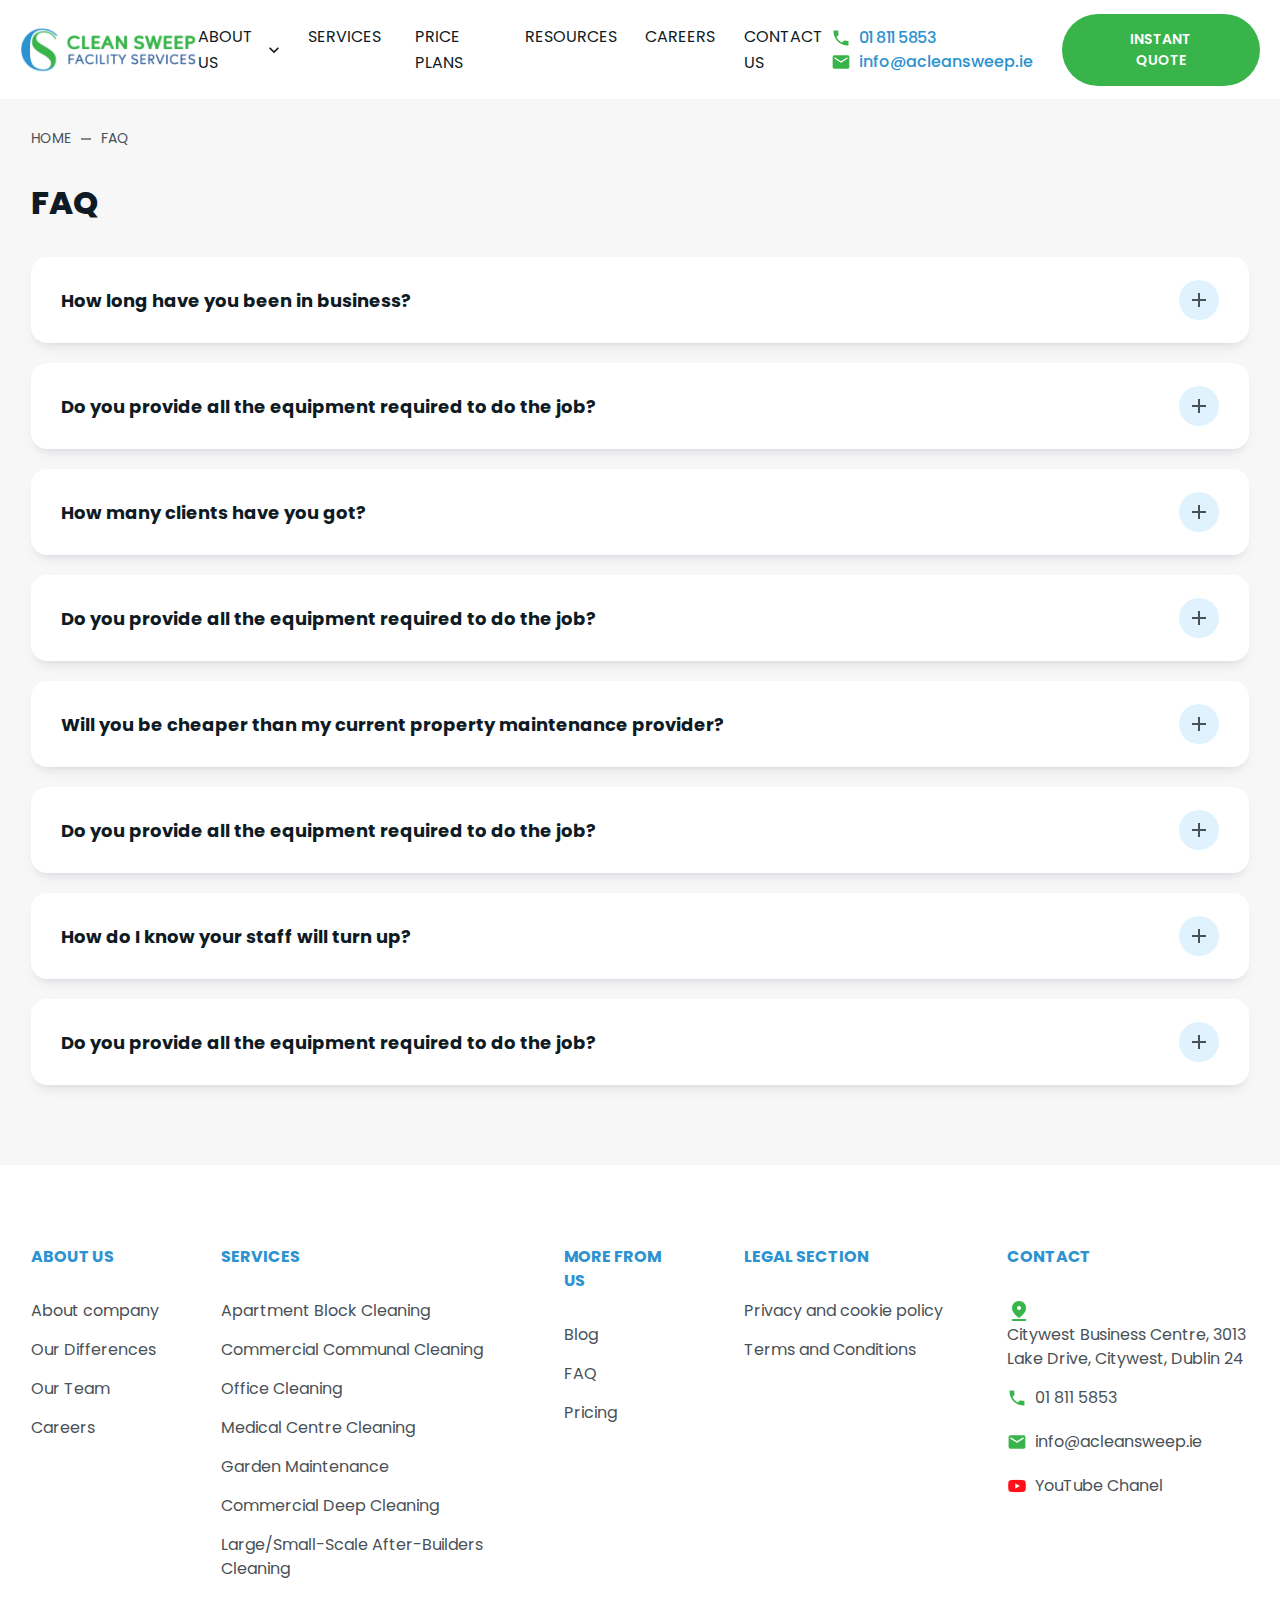
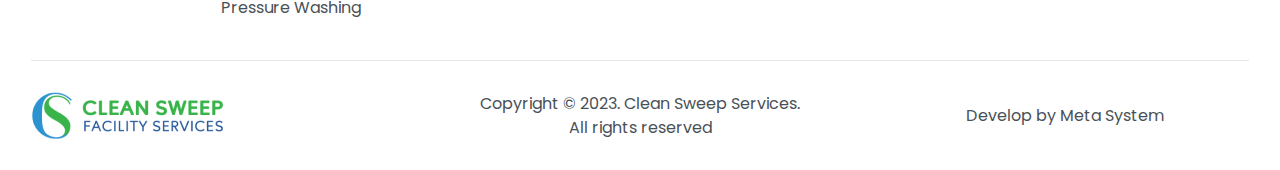
<file: faq.html>
<!DOCTYPE html>
<html lang="en">
<head>
    <meta charset="UTF-8">
    <meta name="viewport"
          content="width=device-width, user-scalable=no, initial-scale=1.0, maximum-scale=1.0, minimum-scale=1.0">
    <meta http-equiv="X-UA-Compatible" content="ie=edge">

    <link rel="preconnect" href="https://fonts.googleapis.com">
    <link rel="preconnect" href="https://fonts.gstatic.com" crossorigin>
    <link href="https://fonts.googleapis.com/css2?family=Poppins:ital,wght@0,100;0,200;0,300;0,400;0,500;0,600;0,700;0,800;0,900;1,100;1,200;1,300;1,400;1,500;1,600;1,700;1,800;1,900&display=swap"
          rel="stylesheet">

    <link
            rel="stylesheet"
            href="https://cdn.jsdelivr.net/npm/swiper@11/swiper-bundle.min.css"
    />
    <link rel="stylesheet" href="css/reset.css">
    <link rel="stylesheet" href="css/components/components.css">
    <link rel="stylesheet" href="css/style.css">
    <link rel="stylesheet" href="css/header.css">
    <link rel="stylesheet" href="css/menu.css">
    <link rel="stylesheet" href="css/pages/faq.css">
    <link rel="stylesheet" href="css/footer.css">
    <link rel="stylesheet" href="css/popup.css">
    <title>FAQ</title>
</head>
<body>

<div class="wrapper">

    <div id="mobile-menu-wrapper" class="mobile-menu__wrapper hide-desktop">
        <div class="mobile-menu">
            <div class="mobile-menu__header">
                <a href="/" class="mobile-menu__logo">
                    <img src="img/logo.png" alt="">
                </a>
                <button id="mobile-menu-button-close" class="mobile-menu__button-close">
                    <svg width="42" height="42" viewBox="0 0 42 42" fill="none" xmlns="http://www.w3.org/2000/svg">
                        <path d="M8.52513 11.4749L30.799 33.7487L33.2739 31.2739L11 9L8.52513 11.4749Z"
                              fill="currentColor"/>
                        <path d="M11.4749 33.4749L9 31L31.2739 8.72614L33.7487 11.201L11.4749 33.4749Z"
                              fill="currentColor"/>
                    </svg>
                </button>
            </div>

            <div id="mobile-menu-content" class="mobile-menu__content">

            </div>

            <div id="mobile-menu-footer" class="mobile-menu__footer">

            </div>
        </div>
        <div id="mobile-menu-bg" class="mobile-menu__bg"></div>
    </div>

    <header class="header">
        <div class="container">

            <div class="header__inner">

                <a href="/" class="header__logo">
                    <img src="img/logo.png" alt="">
                </a>
                <nav id="header-menu" class="header-menu">
                    <ul class="header-menu__list">
                        <li class="header-menu__item">
                            <div class="header-menu__item-header">
                                <a href="about-us.html" class="header-menu__link">About Us</a>
                                <button class="header-menu__arrow">
                                    <img src="img/icons/arrown-down.svg" alt="">
                                </button>
                            </div>

                            <ul class="header-menu__submenu">
                                <li>
                                    <a href="#">Apartment Block Cleaning</a>
                                </li>
                                <li>
                                    <a href="#">Commercial Communal Cleaning</a>
                                </li>
                                <li>
                                    <a href="#">Medical Centre Cleaning</a>
                                </li>
                                <li>
                                    <a href="#">Office Cleaning</a>
                                </li>
                                <li>
                                    <a href="#">Commercial Deep Cleaning</a>
                                </li>
                                <li>
                                    <a href="#">Garden Maintenance</a>
                                </li>
                                <li>
                                    <a href="#">Pressure Washing</a>
                                </li>
                                <li>
                                    <a href="#">After-Builders Cleaning</a>
                                </li>
                            </ul>
                        </li>
                        <li class="header-menu__item">
                            <div class="header-menu__item-header">
                                <a href="services.html" class="header-menu__link">Services</a>
                                <button class="header-menu__arrow">
                                    <img src="img/icons/arrown-down.svg" alt="">
                                </button>
                            </div>

                            <ul class="header-menu__submenu">
                                <li>
                                    <a href="#">Apartment Block Cleaning</a>
                                </li>
                                <li>
                                    <a href="#">Commercial Communal Cleaning</a>
                                </li>
                                <li>
                                    <a href="#">Medical Centre Cleaning</a>
                                </li>
                                <li>
                                    <a href="#">Office Cleaning</a>
                                </li>
                                <li>
                                    <a href="#">Commercial Deep Cleaning</a>
                                </li>
                                <li>
                                    <a href="#">Garden Maintenance</a>
                                </li>
                                <li>
                                    <a href="#">Pressure Washing</a>
                                </li>
                                <li>
                                    <a href="#">After-Builders Cleaning</a>
                                </li>
                            </ul>
                        </li>
                        <li class="header-menu__item">
                            <div class="header-menu__item-header">
                                <a href="/" class="header-menu__link">Price Plans</a>
                            </div>
                        </li>
                        <li class="header-menu__item">
                            <div class="header-menu__item-header">
                                <a href="/" class="header-menu__link">Resources</a>
                            </div>
                        </li>
                        <li class="header-menu__item">
                            <div class="header-menu__item-header">
                                <a href="/" class="header-menu__link">Careers</a>
                            </div>
                        </li>
                        <li class="header-menu__item">
                            <div class="header-menu__item-header">
                                <a href="/" class="header-menu__link">Contact Us</a>
                            </div>
                        </li>
                    </ul>
                </nav>
                <div id="header-contacts" class="header__contacts">
                    <a href="tel:018115853">
                        <img src="img/icons/phone.svg" alt="">
                        01 811 5853
                    </a>
                    <a href="mailto:info@acleansweep.ie">
                        <img src="img/icons/mail.svg" alt="">
                        info@acleansweep.ie
                    </a>
                </div>
                <button id="header-button" class="button open-popup">
                    instant quote
                </button>

                <button id="mobile-menu-button" class="mobile-menu__button hide-desktop" aria-label="Open menu button">
                    <svg width="42" height="42" viewBox="0 0 42 42" fill="none" xmlns="http://www.w3.org/2000/svg">
                        <path d="M5.25 31.5H36.75V28H5.25V31.5ZM5.25 22.75H36.75V19.25H5.25V22.75ZM5.25 10.5V14H36.75V10.5H5.25Z"
                              fill="currentColor"/>
                    </svg>
                </button>
            </div>
        </div>
    </header>

    <main class="page page-faq">
        <div class="container">
            <ul class="breadcrumbs">
                <li>
                    <a href="/">Home</a>
                </li>
                <li>faq</li>
            </ul>

            <h1 class="h1">faq</h1>

            <ul class="faq block-m-b">
                <li class="faq__item">
                    <div class="faq__header">
                        <div class="faq__title">How long have you been in business?</div>
                        <button class="faq__button">
                            <svg width="14" height="14" viewBox="0 0 14 14" fill="none"
                                 xmlns="http://www.w3.org/2000/svg">
                                <path d="M14 7.99609L8 7.99609L8 13.9961H6L6 7.99609H0L0 5.99609L6 5.99609L6 -0.00390625L8 -0.00390625L8 5.99609L14 5.99609V7.99609Z"
                                      fill="currentColor"/>
                            </svg>
                        </button>
                    </div>

                    <div class="faq__content user-content">
                        <p>Clean Sweep Services was set up in 2007, during what was arguably the toughest economic
                            period in living history. But thanks to a great level of service and lots of happy
                            customers, we’re going strong and growing.</p>
                    </div>
                </li>

                <li class="faq__item">
                    <div class="faq__header">
                        <div class="faq__title">Do you provide all the equipment required to do the job?</div>
                        <button class="faq__button">
                            <svg width="14" height="14" viewBox="0 0 14 14" fill="none"
                                 xmlns="http://www.w3.org/2000/svg">
                                <path d="M14 7.99609L8 7.99609L8 13.9961H6L6 7.99609H0L0 5.99609L6 5.99609L6 -0.00390625L8 -0.00390625L8 5.99609L14 5.99609V7.99609Z"
                                      fill="currentColor"/>
                            </svg>
                        </button>
                    </div>

                    <div class="faq__content user-content">
                        <p>Clean Sweep Services was set up in 2007, during what was arguably the toughest economic
                            period in living history. But thanks to a great level of service and lots of happy
                            customers, we’re going strong and growing.</p>
                    </div>
                </li>


                <li class="faq__item">
                    <div class="faq__header">
                        <div class="faq__title">How many clients have you got?</div>
                        <button class="faq__button">
                            <svg width="14" height="14" viewBox="0 0 14 14" fill="none"
                                 xmlns="http://www.w3.org/2000/svg">
                                <path d="M14 7.99609L8 7.99609L8 13.9961H6L6 7.99609H0L0 5.99609L6 5.99609L6 -0.00390625L8 -0.00390625L8 5.99609L14 5.99609V7.99609Z"
                                      fill="currentColor"/>
                            </svg>
                        </button>
                    </div>

                    <div class="faq__content user-content">
                        <p>Clean Sweep Services was set up in 2007, during what was arguably the toughest economic
                            period in living history. But thanks to a great level of service and lots of happy
                            customers, we’re going strong and growing.</p>
                    </div>
                </li>


                <li class="faq__item">
                    <div class="faq__header">
                        <div class="faq__title">Do you provide all the equipment required to do the job?</div>
                        <button class="faq__button">
                            <svg width="14" height="14" viewBox="0 0 14 14" fill="none"
                                 xmlns="http://www.w3.org/2000/svg">
                                <path d="M14 7.99609L8 7.99609L8 13.9961H6L6 7.99609H0L0 5.99609L6 5.99609L6 -0.00390625L8 -0.00390625L8 5.99609L14 5.99609V7.99609Z"
                                      fill="currentColor"/>
                            </svg>
                        </button>
                    </div>

                    <div class="faq__content user-content">
                        <p>Clean Sweep Services was set up in 2007, during what was arguably the toughest economic
                            period in living history. But thanks to a great level of service and lots of happy
                            customers, we’re going strong and growing.</p>
                    </div>
                </li>


                <li class="faq__item">
                    <div class="faq__header">
                        <div class="faq__title">Will you be cheaper than my current property maintenance provider?</div>
                        <button class="faq__button">
                            <svg width="14" height="14" viewBox="0 0 14 14" fill="none"
                                 xmlns="http://www.w3.org/2000/svg">
                                <path d="M14 7.99609L8 7.99609L8 13.9961H6L6 7.99609H0L0 5.99609L6 5.99609L6 -0.00390625L8 -0.00390625L8 5.99609L14 5.99609V7.99609Z"
                                      fill="currentColor"/>
                            </svg>
                        </button>
                    </div>

                    <div class="faq__content user-content">
                        <p>Clean Sweep Services was set up in 2007, during what was arguably the toughest economic
                            period in living history. But thanks to a great level of service and lots of happy
                            customers, we’re going strong and growing.</p>
                    </div>
                </li>


                <li class="faq__item">
                    <div class="faq__header">
                        <div class="faq__title">Do you provide all the equipment required to do the job?</div>
                        <button class="faq__button">
                            <svg width="14" height="14" viewBox="0 0 14 14" fill="none"
                                 xmlns="http://www.w3.org/2000/svg">
                                <path d="M14 7.99609L8 7.99609L8 13.9961H6L6 7.99609H0L0 5.99609L6 5.99609L6 -0.00390625L8 -0.00390625L8 5.99609L14 5.99609V7.99609Z"
                                      fill="currentColor"/>
                            </svg>
                        </button>
                    </div>

                    <div class="faq__content user-content">
                        <p>Clean Sweep Services was set up in 2007, during what was arguably the toughest economic
                            period in living history. But thanks to a great level of service and lots of happy
                            customers, we’re going strong and growing.</p>
                    </div>
                </li>


                <li class="faq__item">
                    <div class="faq__header">
                        <div class="faq__title">How do I know your staff will turn up?</div>
                        <button class="faq__button">
                            <svg width="14" height="14" viewBox="0 0 14 14" fill="none"
                                 xmlns="http://www.w3.org/2000/svg">
                                <path d="M14 7.99609L8 7.99609L8 13.9961H6L6 7.99609H0L0 5.99609L6 5.99609L6 -0.00390625L8 -0.00390625L8 5.99609L14 5.99609V7.99609Z"
                                      fill="currentColor"/>
                            </svg>
                        </button>
                    </div>

                    <div class="faq__content user-content">
                        <p>Clean Sweep Services was set up in 2007, during what was arguably the toughest economic
                            period in living history. But thanks to a great level of service and lots of happy
                            customers, we’re going strong and growing.</p>
                    </div>
                </li>


                <li class="faq__item">
                    <div class="faq__header">
                        <div class="faq__title">Do you provide all the equipment required to do the job?</div>
                        <button class="faq__button">
                            <svg width="14" height="14" viewBox="0 0 14 14" fill="none"
                                 xmlns="http://www.w3.org/2000/svg">
                                <path d="M14 7.99609L8 7.99609L8 13.9961H6L6 7.99609H0L0 5.99609L6 5.99609L6 -0.00390625L8 -0.00390625L8 5.99609L14 5.99609V7.99609Z"
                                      fill="currentColor"/>
                            </svg>
                        </button>
                    </div>

                    <div class="faq__content user-content">
                        <p>Clean Sweep Services was set up in 2007, during what was arguably the toughest economic
                            period in living history. But thanks to a great level of service and lots of happy
                            customers, we’re going strong and growing.</p>
                    </div>
                </li>

            </ul>
        </div>
    </main>

    <footer class="footer">
        <div class="container">
            <div class="footer__inner">
                <div class="footer__item">

                    <h3 class="h3">
                        About us
                        <img class="hide-desktop" src="img/icons/chevron-down-blue.svg" alt="">
                    </h3>

                    <ul class="footer__menu">
                        <li>
                            <a href="about-us.html">About company</a>
                        </li>
                        <li>
                            <a href="why-we-are-different.html">Our Differences</a>
                        </li>
                        <li>
                            <a href="#">Our Team</a>
                        </li>
                        <li>
                            <a href="#">Careers</a>
                        </li>
                    </ul>
                </div>

                <div class="footer__item">
                    <h3 class="h3">
                        Services
                        <img class="hide-desktop" src="img/icons/chevron-down-blue.svg" alt="">
                    </h3>

                    <ul class="footer__menu">
                        <li>
                            <a href="#">Apartment Block Cleaning</a>
                        </li>
                        <li>
                            <a href="#">Commercial Communal Cleaning</a>
                        </li>
                        <li>
                            <a href="#">Office Cleaning</a>
                        </li>
                        <li>
                            <a href="#">Medical Centre Cleaning</a>
                        </li>
                        <li>
                            <a href="#">Garden Maintenance</a>
                        </li>
                        <li>
                            <a href="#">Commercial Deep Cleaning</a>
                        </li>
                        <li>
                            <a href="#">Large/Small-Scale After-Builders Cleaning</a>
                        </li>
                        <li>
                            <a href="#">Pressure Washing</a>
                        </li>
                    </ul>
                </div>

                <div class="footer__item">
                    <h3 class="h3">
                        More from us
                        <img class="hide-desktop" src="img/icons/chevron-down-blue.svg" alt="">
                    </h3>

                    <ul class="footer__menu">
                        <li>
                            <a href="#">Blog</a>
                        </li>
                        <li>
                            <a href="#">FAQ</a>
                        </li>
                        <li>
                            <a href="#">Pricing</a>
                        </li>
                    </ul>
                </div>

                <div class="footer__item">
                    <h3 class="h3">
                        legal section
                        <img class="hide-desktop" src="img/icons/chevron-down-blue.svg" alt="">
                    </h3>

                    <ul class="footer__menu">
                        <li>
                            <a href="#">Privacy and cookie policy</a>
                        </li>
                        <li>
                            <a href="#">Terms and Conditions</a>
                        </li>
                    </ul>
                </div>

                <div class="footer__item footer__item-contacts">
                    <h3 class="h3">
                        Contact
                        <img class="hide-desktop" src="img/icons/chevron-down-blue.svg" alt="">
                    </h3>

                    <ul class="footer__menu">
                        <li class="address">
                            <img src="img/icons/address.png" width="24" height="24" alt="">
                            Citywest Business Centre, 3013 Lake Drive, Citywest, Dublin 24
                        </li>
                        <li>
                            <a href="tel:018115853">
                                <img src="img/icons/phone.png" width="20" height="20" alt="">
                                01 811 5853
                            </a>
                        </li>
                        <li>
                            <a href="mailto:info@acleansweep.ie">
                                <img src="img/icons/mail.png" width="20" height="20" alt="">
                                info@acleansweep.ie
                            </a>
                        </li>
                        <li>
                            <a href="https://youtu.be/M4k2ABNYSIg?si=Jp-0YpKA5iLu0057" target="_blank"
                               rel="noopener noreferrer nofollow">
                                <img src="img/icons/youtube.png" width="20" height="20" alt="">
                                YouTube Chanel
                            </a>
                        </li>
                    </ul>
                </div>
            </div>

            <div class="footer__bottom">
                <a href="/" class="footer__logo">
                    <img src="img/logo.png" alt="">
                </a>

                <div class="footer__copyright">
                    <span>Copyright &copy; 2023.</span> Clean Sweep Services.<br>
                    All rights reserved
                </div>

                <div class="footer__develop-company">
                    Develop by Meta System
                </div>
            </div>
        </div>
    </footer>

    <div class="popup-wrap">

        <div class="popup">
            <div class="popup__inner">
                <form id="form" class="form">

                    <div>
                        <div class="form__group">
                            <label class="form__label" for="input-name">Name</label>
                            <input id="input-name" class="form__input" type="text" placeholder="Enter your name">

                            <span class="form__input-error">
                                <img src="img/icons/error.svg" alt="">
                                <span>This field is required</span>
                            </span>
                        </div>

                        <div class="form__group">
                            <label class="form__label" for="input-email">Email</label>
                            <input id="input-email" class="form__input" type="text" placeholder="Enter your email">

                            <span class="form__input-error">
                                <img src="img/icons/error.svg" alt="">
                                <span>Email field is invalid</span>
                            </span>
                        </div>

                        <div class="form__group">
                            <label class="form__label" for="input-phone">Phone</label>
                            <input id="input-phone" class="form__input" type="text" placeholder="Enter your phone">

                            <span class="form__input-error">
                                <img src="img/icons/error.svg" alt="">
                                <span>The phone field is incorrect</span>
                            </span>
                        </div>

                        <div class="form__group">
                            <label class="form__label" for="input-name">Message</label>
                            <textarea class="form__textarea" placeholder="Enter your message"></textarea>
                        </div>
                    </div>

                    <button class="button form__button">submit</button>

                </form>
            </div>
            <button id="popup-close" class="popup__close">
                <svg width="36" height="36" viewBox="0 0 36 36" fill="none" xmlns="http://www.w3.org/2000/svg">
                    <path d="M8.52513 11.4749L30.799 33.7487L33.2739 31.2739L11 9L8.52513 11.4749Z"
                          fill="currentColor"/>
                    <path d="M11.4749 33.4749L9 31L31.2739 8.72614L33.7487 11.201L11.4749 33.4749Z"
                          fill="currentColor"/>
                </svg>
            </button>
        </div>

        <div id="popup-bg" class="popup__bg"></div>
    </div>
</div>
<script type="module" src="js/main.js"></script>
</body>
</html>
</file>
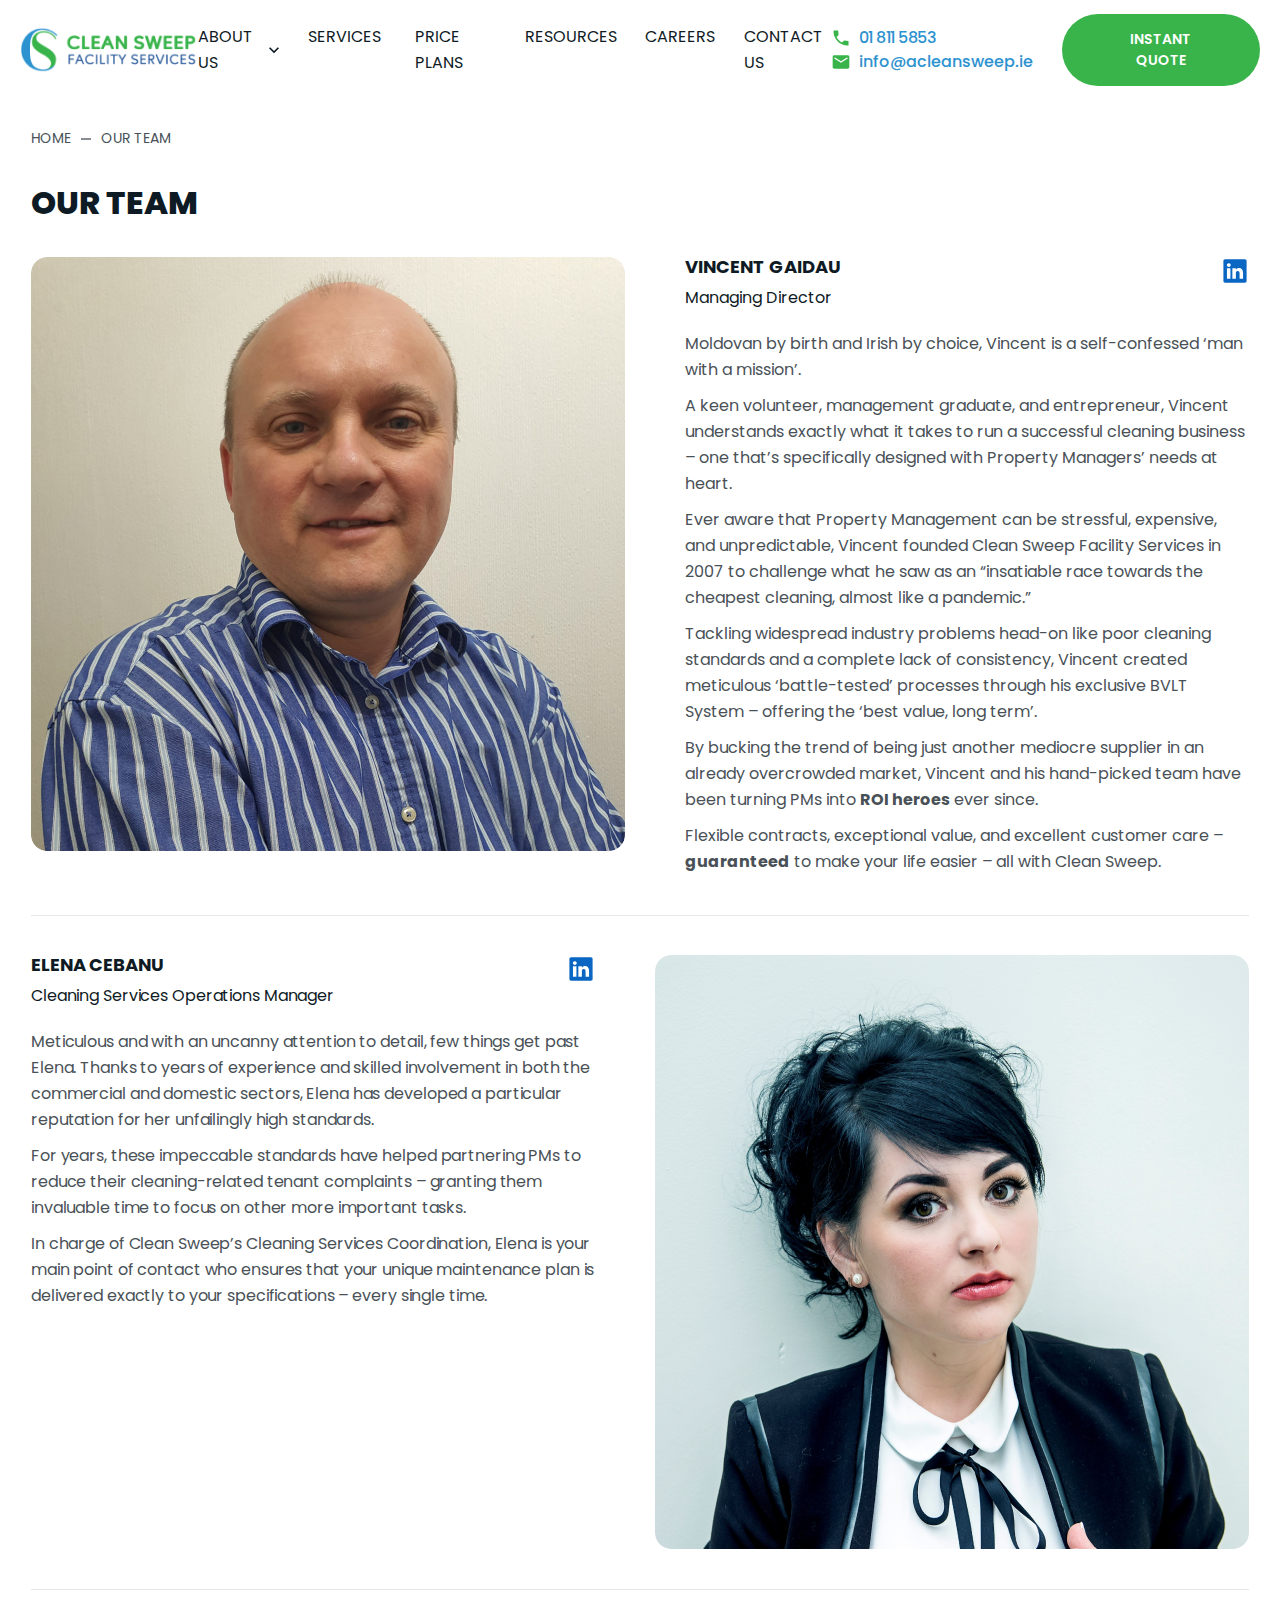
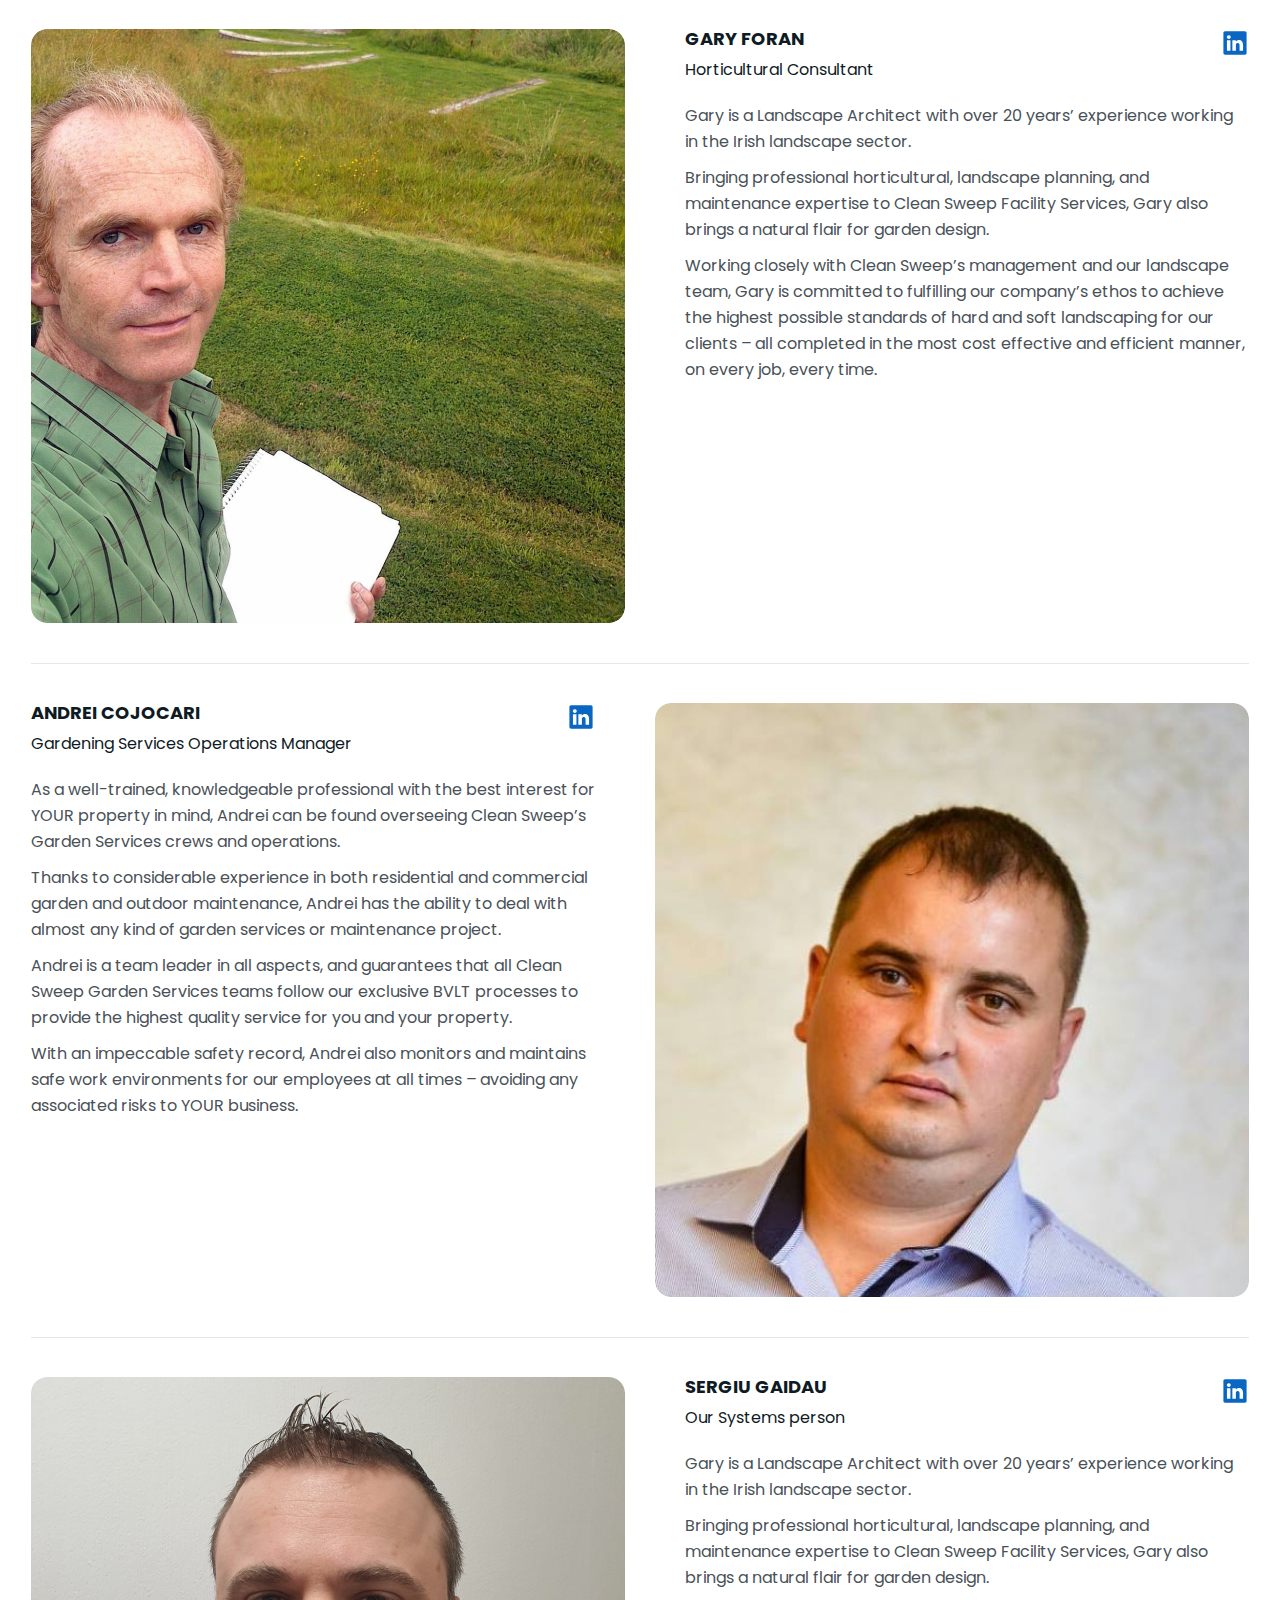
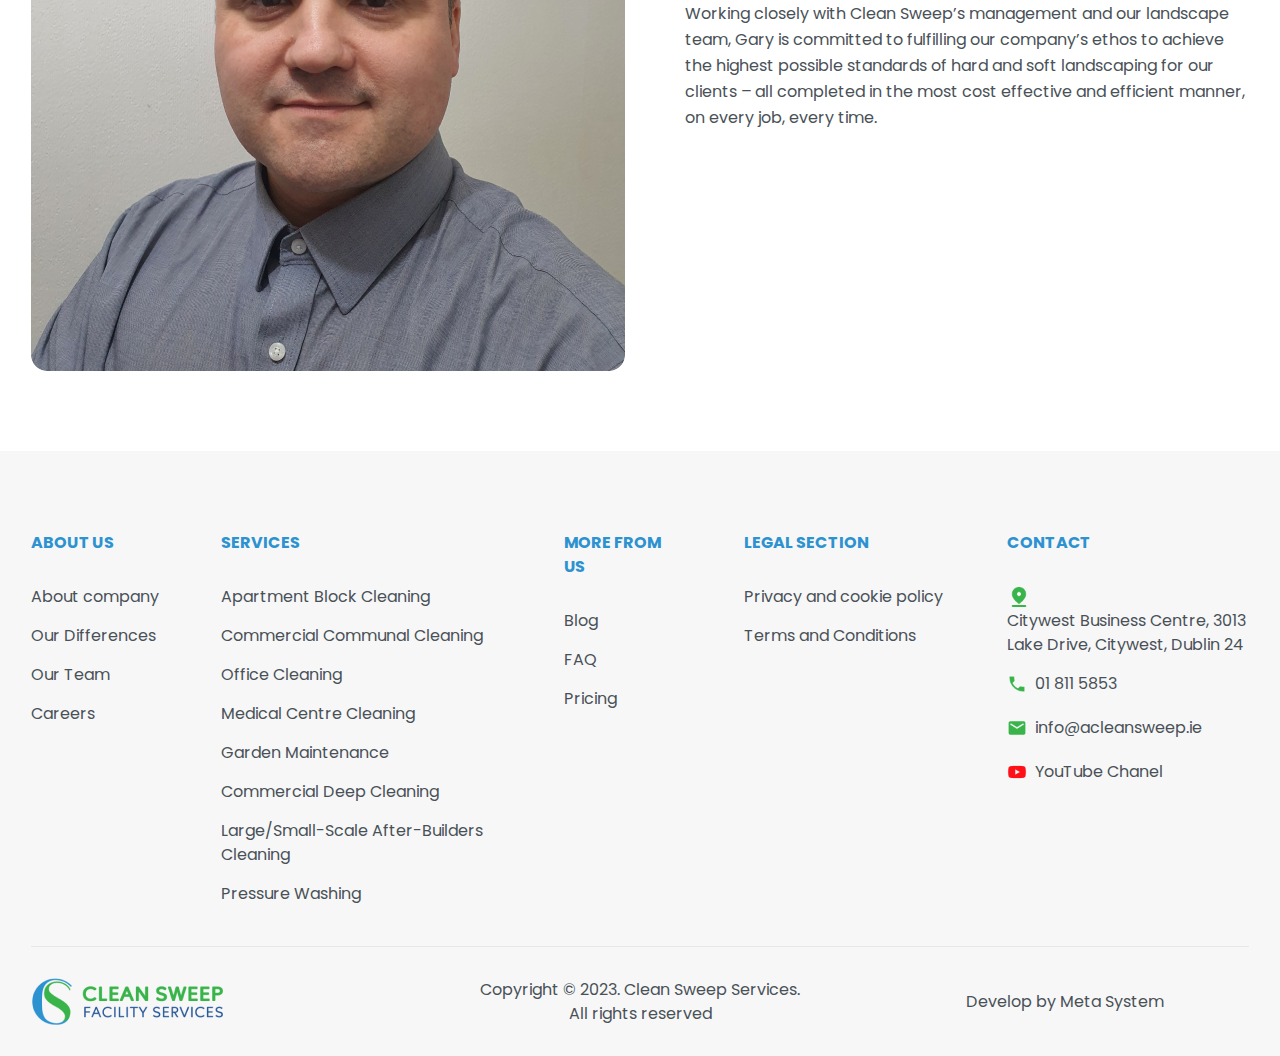
<file: our-team.html>
<!DOCTYPE html>
<html lang="en">
<head>
    <meta charset="UTF-8">
    <meta name="viewport"
          content="width=device-width, user-scalable=no, initial-scale=1.0, maximum-scale=1.0, minimum-scale=1.0">
    <meta http-equiv="X-UA-Compatible" content="ie=edge">

    <link rel="preconnect" href="https://fonts.googleapis.com">
    <link rel="preconnect" href="https://fonts.gstatic.com" crossorigin>
    <link href="https://fonts.googleapis.com/css2?family=Poppins:ital,wght@0,100;0,200;0,300;0,400;0,500;0,600;0,700;0,800;0,900;1,100;1,200;1,300;1,400;1,500;1,600;1,700;1,800;1,900&display=swap"
          rel="stylesheet">

    <link
            rel="stylesheet"
            href="https://cdn.jsdelivr.net/npm/swiper@11/swiper-bundle.min.css"
    />
    <link rel="stylesheet" href="css/reset.css">
    <link rel="stylesheet" href="css/components/components.css">
    <link rel="stylesheet" href="css/style.css">
    <link rel="stylesheet" href="css/header.css">
    <link rel="stylesheet" href="css/menu.css">
    <link rel="stylesheet" href="css/pages/our-team.css">
    <link rel="stylesheet" href="css/footer.css">
    <link rel="stylesheet" href="css/popup.css">
    <title>Our Team</title>
</head>
<body>

<div class="wrapper">

    <div id="mobile-menu-wrapper" class="mobile-menu__wrapper hide-desktop">
        <div class="mobile-menu">
            <div class="mobile-menu__header">
                <a href="/" class="mobile-menu__logo">
                    <img src="img/logo.png" alt="">
                </a>
                <button id="mobile-menu-button-close" class="mobile-menu__button-close">
                    <svg width="42" height="42" viewBox="0 0 42 42" fill="none" xmlns="http://www.w3.org/2000/svg">
                        <path d="M8.52513 11.4749L30.799 33.7487L33.2739 31.2739L11 9L8.52513 11.4749Z"
                              fill="currentColor"/>
                        <path d="M11.4749 33.4749L9 31L31.2739 8.72614L33.7487 11.201L11.4749 33.4749Z"
                              fill="currentColor"/>
                    </svg>
                </button>
            </div>

            <div id="mobile-menu-content" class="mobile-menu__content">

            </div>

            <div id="mobile-menu-footer" class="mobile-menu__footer">

            </div>
        </div>
        <div id="mobile-menu-bg" class="mobile-menu__bg"></div>
    </div>

    <header class="header">
        <div class="container">

            <div class="header__inner">

                <a href="/" class="header__logo">
                    <img src="img/logo.png" alt="">
                </a>
                <nav id="header-menu" class="header-menu">
                    <ul class="header-menu__list">
                        <li class="header-menu__item">
                            <div class="header-menu__item-header">
                                <a href="about-us.html" class="header-menu__link">About Us</a>
                                <button class="header-menu__arrow">
                                    <img src="img/icons/arrown-down.svg" alt="">
                                </button>
                            </div>

                            <ul class="header-menu__submenu">
                                <li>
                                    <a href="#">Apartment Block Cleaning</a>
                                </li>
                                <li>
                                    <a href="#">Commercial Communal Cleaning</a>
                                </li>
                                <li>
                                    <a href="#">Medical Centre Cleaning</a>
                                </li>
                                <li>
                                    <a href="#">Office Cleaning</a>
                                </li>
                                <li>
                                    <a href="#">Commercial Deep Cleaning</a>
                                </li>
                                <li>
                                    <a href="#">Garden Maintenance</a>
                                </li>
                                <li>
                                    <a href="#">Pressure Washing</a>
                                </li>
                                <li>
                                    <a href="#">After-Builders Cleaning</a>
                                </li>
                            </ul>
                        </li>
                        <li class="header-menu__item">
                            <div class="header-menu__item-header">
                                <a href="services.html" class="header-menu__link">Services</a>
                                <button class="header-menu__arrow">
                                    <img src="img/icons/arrown-down.svg" alt="">
                                </button>
                            </div>

                            <ul class="header-menu__submenu">
                                <li>
                                    <a href="#">Apartment Block Cleaning</a>
                                </li>
                                <li>
                                    <a href="#">Commercial Communal Cleaning</a>
                                </li>
                                <li>
                                    <a href="#">Medical Centre Cleaning</a>
                                </li>
                                <li>
                                    <a href="#">Office Cleaning</a>
                                </li>
                                <li>
                                    <a href="#">Commercial Deep Cleaning</a>
                                </li>
                                <li>
                                    <a href="#">Garden Maintenance</a>
                                </li>
                                <li>
                                    <a href="#">Pressure Washing</a>
                                </li>
                                <li>
                                    <a href="#">After-Builders Cleaning</a>
                                </li>
                            </ul>
                        </li>
                        <li class="header-menu__item">
                            <div class="header-menu__item-header">
                                <a href="/" class="header-menu__link">Price Plans</a>
                            </div>
                        </li>
                        <li class="header-menu__item">
                            <div class="header-menu__item-header">
                                <a href="/" class="header-menu__link">Resources</a>
                            </div>
                        </li>
                        <li class="header-menu__item">
                            <div class="header-menu__item-header">
                                <a href="/" class="header-menu__link">Careers</a>
                            </div>
                        </li>
                        <li class="header-menu__item">
                            <div class="header-menu__item-header">
                                <a href="/" class="header-menu__link">Contact Us</a>
                            </div>
                        </li>
                    </ul>
                </nav>
                <div id="header-contacts" class="header__contacts">
                    <a href="tel:018115853">
                        <img src="img/icons/phone.svg" alt="">
                        01 811 5853
                    </a>
                    <a href="mailto:info@acleansweep.ie">
                        <img src="img/icons/mail.svg" alt="">
                        info@acleansweep.ie
                    </a>
                </div>
                <button id="header-button" class="button open-popup">
                    instant quote
                </button>

                <button id="mobile-menu-button" class="mobile-menu__button hide-desktop" aria-label="Open menu button">
                    <svg width="42" height="42" viewBox="0 0 42 42" fill="none" xmlns="http://www.w3.org/2000/svg">
                        <path d="M5.25 31.5H36.75V28H5.25V31.5ZM5.25 22.75H36.75V19.25H5.25V22.75ZM5.25 10.5V14H36.75V10.5H5.25Z"
                              fill="currentColor"/>
                    </svg>
                </button>
            </div>
        </div>
    </header>

    <main class="page page-our-team">
        <div class="container">
            <ul class="breadcrumbs">
                <li>
                    <a href="/">Home</a>
                </li>
                <li>Our team</li>
            </ul>

            <h1 class="h1">Our team</h1>

            <ul class="block-lists block-m-b">
                <li class="block">
                    <div class="block__content user-content">

                        <a class="linkedin" href="#" rel="nofollow">
                            <img src="img/icons/in.svg" alt="">
                        </a>

                        <h2>Vincent Gaidau</h2>
                        <div class="job">Managing Director</div>
                        <p>Moldovan by birth and Irish by choice, Vincent is a self-confessed ‘man with a mission’.</p>
                        <p>A keen volunteer, management graduate, and entrepreneur, Vincent understands exactly what it
                            takes to run a successful cleaning business – one that’s specifically designed with Property
                            Managers’ needs at heart.</p>
                        <p>Ever aware that Property Management can be stressful, expensive, and unpredictable, Vincent
                            founded Clean Sweep Facility Services in 2007 to challenge what he saw as an “insatiable
                            race towards the cheapest cleaning, almost like a pandemic.”</p>
                        <p>Tackling widespread industry problems head-on like poor cleaning standards and a complete
                            lack of consistency, Vincent created meticulous ‘battle-tested’ processes through his
                            exclusive BVLT System – offering the ‘best value, long term’.</p>
                        <p>By bucking the trend of being just another mediocre supplier in an already overcrowded
                            market, Vincent and his hand-picked team have been turning PMs into <b>ROI heroes</b> ever
                            since.</p>
                        <p>Flexible contracts, exceptional value, and excellent customer care – <b>guaranteed</b> to
                            make your
                            life easier – all with Clean Sweep.</p>
                    </div>
                    <div class="block__img">
                        <picture>
                            <source srcset="img/our-team/desktop/image-1.png" media="(min-width: 992px)">
                            <source srcset="img/our-team/tablet-vertical/image-1.png" media="(min-width: 768px)">
                            <img src="img/our-team/mobile/image-1.png" alt="">
                        </picture>
                    </div>
                </li>


                <li class="block">
                    <div class="block__content user-content">
                         <a class="linkedin" href="#" rel="nofollow">
                            <img src="img/icons/in.svg" alt="">
                        </a>
                        <h2>Elena Cebanu</h2>
                        <div class="job">Cleaning Services Operations Manager</div>
                        <p>Meticulous and with an uncanny attention to detail, few things get past Elena. Thanks to
                            years of experience and skilled involvement in both the commercial and domestic sectors,
                            Elena has developed a particular reputation for her unfailingly high standards.</p>
                        <p>For years, these impeccable standards have helped partnering PMs to reduce their
                            cleaning-related tenant complaints – granting them invaluable time to focus on other more
                            important tasks.</p>
                        <p>In charge of Clean Sweep’s Cleaning Services Coordination, Elena is your main point of
                            contact who ensures that your unique maintenance plan is delivered exactly to your
                            specifications – every single time.</p>
                    </div>
                    <div class="block__img">
                        <picture>
                            <source srcset="img/our-team/desktop/image-2.png" media="(min-width: 992px)">
                            <source srcset="img/our-team/tablet-vertical/image-2.png" media="(min-width: 768px)">
                            <img src="img/our-team/mobile/image-2.png" alt="">
                        </picture>
                    </div>
                </li>

                <li class="block">
                    <div class="block__content user-content">
                         <a class="linkedin" href="#" rel="nofollow">
                            <img src="img/icons/in.svg" alt="">
                        </a>
                        <h2>Gary Foran</h2>
                        <div class="job">Horticultural Consultant</div>
                        <p>Gary is a Landscape Architect with over 20 years’ experience working in the Irish landscape
                            sector.</p>
                        <p>Bringing professional horticultural, landscape planning, and maintenance expertise to Clean
                            Sweep Facility Services, Gary also brings a natural flair for garden design.</p>
                        <p>Working closely with Clean Sweep’s management and our landscape team, Gary is committed to
                            fulfilling our company’s ethos to achieve the highest possible standards of hard and soft
                            landscaping for our clients – all completed in the most cost effective and efficient manner,
                            on every job, every time.</p>
                    </div>
                    <div class="block__img">
                        <picture>
                            <source srcset="img/our-team/desktop/image-3.png" media="(min-width: 992px)">
                            <source srcset="img/our-team/tablet-vertical/image-3.png" media="(min-width: 768px)">
                            <img src="img/our-team/mobile/image-3.png" alt="">
                        </picture>
                    </div>
                </li>
                <li class="block">
                    <div class="block__content user-content">
                         <a class="linkedin" href="#" rel="nofollow">
                            <img src="img/icons/in.svg" alt="">
                        </a>
                        <h2>Andrei Cojocari</h2>
                        <div class="job">Gardening Services Operations Manager</div>
                        <p>As a well-trained, knowledgeable professional with the best interest for YOUR property in
                            mind, Andrei can be found overseeing Clean Sweep’s Garden Services crews and operations.</p>
                        <p>Thanks to considerable experience in both residential and commercial garden and outdoor
                            maintenance, Andrei has the ability to deal with almost any kind of garden services or
                            maintenance project.</p>
                        <p>Andrei is a team leader in all aspects, and guarantees that all Clean Sweep Garden Services
                            teams follow our exclusive BVLT processes to provide the highest quality service for you and
                            your property.</p>
                        <p>With an impeccable safety record, Andrei also monitors and maintains safe work environments
                            for our employees at all times – avoiding any associated risks to YOUR business.</p>
                    </div>
                    <div class="block__img">
                        <picture>
                            <source srcset="img/our-team/desktop/image-4.png" media="(min-width: 992px)">
                            <source srcset="img/our-team/tablet-vertical/image-4.png" media="(min-width: 768px)">
                            <img src="img/our-team/mobile/image-4.png" alt="">
                        </picture>
                    </div>
                </li>
                <li class="block">
                    <div class="block__content user-content">
                         <a class="linkedin" href="#" rel="nofollow">
                            <img src="img/icons/in.svg" alt="">
                        </a>
                        <h2>Sergiu Gaidau</h2>
                        <div class="job">Our Systems person</div>
                        <p>Gary is a Landscape Architect with over 20 years’ experience working in the Irish landscape
                            sector.</p>
                        <p>Bringing professional horticultural, landscape planning, and maintenance expertise to Clean
                            Sweep Facility Services, Gary also brings a natural flair for garden design.</p>
                        <p>Working closely with Clean Sweep’s management and our landscape team, Gary is committed to
                            fulfilling our company’s ethos to achieve the highest possible standards of hard and soft
                            landscaping for our clients – all completed in the most cost effective and efficient manner,
                            on every job, every time.</p>
                    </div>
                    <div class="block__img">
                        <picture>
                            <source srcset="img/our-team/desktop/image-5.png" media="(min-width: 992px)">
                            <source srcset="img/our-team/tablet-vertical/image-5.png" media="(min-width: 768px)">
                            <img src="img/our-team/mobile/image-5.png" alt="">
                        </picture>
                    </div>
                </li>
            </ul>

        </div>
    </main>

    <footer class="footer">
        <div class="container">
            <div class="footer__inner">
                <div class="footer__item">

                    <h3 class="h3">
                        About us
                        <img class="hide-desktop" src="img/icons/chevron-down-blue.svg" alt="">
                    </h3>

                    <ul class="footer__menu">
                        <li>
                            <a href="about-us.html">About company</a>
                        </li>
                        <li>
                            <a href="why-we-are-different.html">Our Differences</a>
                        </li>
                        <li>
                            <a href="#">Our Team</a>
                        </li>
                        <li>
                            <a href="#">Careers</a>
                        </li>
                    </ul>
                </div>

                <div class="footer__item">
                    <h3 class="h3">
                        Services
                        <img class="hide-desktop" src="img/icons/chevron-down-blue.svg" alt="">
                    </h3>

                    <ul class="footer__menu">
                        <li>
                            <a href="#">Apartment Block Cleaning</a>
                        </li>
                        <li>
                            <a href="#">Commercial Communal Cleaning</a>
                        </li>
                        <li>
                            <a href="#">Office Cleaning</a>
                        </li>
                        <li>
                            <a href="#">Medical Centre Cleaning</a>
                        </li>
                        <li>
                            <a href="#">Garden Maintenance</a>
                        </li>
                        <li>
                            <a href="#">Commercial Deep Cleaning</a>
                        </li>
                        <li>
                            <a href="#">Large/Small-Scale After-Builders Cleaning</a>
                        </li>
                        <li>
                            <a href="#">Pressure Washing</a>
                        </li>
                    </ul>
                </div>

                <div class="footer__item">
                    <h3 class="h3">
                        More from us
                        <img class="hide-desktop" src="img/icons/chevron-down-blue.svg" alt="">
                    </h3>

                    <ul class="footer__menu">
                        <li>
                            <a href="#">Blog</a>
                        </li>
                        <li>
                            <a href="#">FAQ</a>
                        </li>
                        <li>
                            <a href="#">Pricing</a>
                        </li>
                    </ul>
                </div>

                <div class="footer__item">
                    <h3 class="h3">
                        legal section
                        <img class="hide-desktop" src="img/icons/chevron-down-blue.svg" alt="">
                    </h3>

                    <ul class="footer__menu">
                        <li>
                            <a href="#">Privacy and cookie policy</a>
                        </li>
                        <li>
                            <a href="#">Terms and Conditions</a>
                        </li>
                    </ul>
                </div>

                <div class="footer__item footer__item-contacts">
                    <h3 class="h3">
                        Contact
                        <img class="hide-desktop" src="img/icons/chevron-down-blue.svg" alt="">
                    </h3>

                    <ul class="footer__menu">
                        <li class="address">
                            <img src="img/icons/address.png" width="24" height="24" alt="">
                            Citywest Business Centre, 3013 Lake Drive, Citywest, Dublin 24
                        </li>
                        <li>
                            <a href="tel:018115853">
                                <img src="img/icons/phone.png" width="20" height="20" alt="">
                                01 811 5853
                            </a>
                        </li>
                        <li>
                            <a href="mailto:info@acleansweep.ie">
                                <img src="img/icons/mail.png" width="20" height="20" alt="">
                                info@acleansweep.ie
                            </a>
                        </li>
                        <li>
                            <a href="https://youtu.be/M4k2ABNYSIg?si=Jp-0YpKA5iLu0057" target="_blank"
                               rel="noopener noreferrer nofollow">
                                <img src="img/icons/youtube.png" width="20" height="20" alt="">
                                YouTube Chanel
                            </a>
                        </li>
                    </ul>
                </div>
            </div>

            <div class="footer__bottom">
                <a href="/" class="footer__logo">
                    <img src="img/logo.png" alt="">
                </a>

                <div class="footer__copyright">
                    <span>Copyright &copy; 2023.</span> Clean Sweep Services.<br>
                    All rights reserved
                </div>

                <div class="footer__develop-company">
                    Develop by Meta System
                </div>
            </div>
        </div>
    </footer>

    <div class="popup-wrap">

        <div class="popup">
            <div class="popup__inner">
                <form id="form" class="form">

                    <div>
                        <div class="form__group">
                            <label class="form__label" for="input-name">Name</label>
                            <input id="input-name" class="form__input" type="text" placeholder="Enter your name">

                            <span class="form__input-error">
                                <img src="img/icons/error.svg" alt="">
                                <span>This field is required</span>
                            </span>
                        </div>

                        <div class="form__group">
                            <label class="form__label" for="input-email">Email</label>
                            <input id="input-email" class="form__input" type="text" placeholder="Enter your email">

                            <span class="form__input-error">
                                <img src="img/icons/error.svg" alt="">
                                <span>Email field is invalid</span>
                            </span>
                        </div>

                        <div class="form__group">
                            <label class="form__label" for="input-phone">Phone</label>
                            <input id="input-phone" class="form__input" type="text" placeholder="Enter your phone">

                            <span class="form__input-error">
                                <img src="img/icons/error.svg" alt="">
                                <span>The phone field is incorrect</span>
                            </span>
                        </div>

                        <div class="form__group">
                            <label class="form__label" for="input-name">Message</label>
                            <textarea class="form__textarea" placeholder="Enter your message"></textarea>
                        </div>
                    </div>

                    <button class="button form__button">submit</button>

                </form>
            </div>
            <button id="popup-close" class="popup__close">
                <svg width="36" height="36" viewBox="0 0 36 36" fill="none" xmlns="http://www.w3.org/2000/svg">
                    <path d="M8.52513 11.4749L30.799 33.7487L33.2739 31.2739L11 9L8.52513 11.4749Z"
                          fill="currentColor"/>
                    <path d="M11.4749 33.4749L9 31L31.2739 8.72614L33.7487 11.201L11.4749 33.4749Z"
                          fill="currentColor"/>
                </svg>
            </button>
        </div>

        <div id="popup-bg" class="popup__bg"></div>
    </div>
</div>

</body>
</html>
</file>
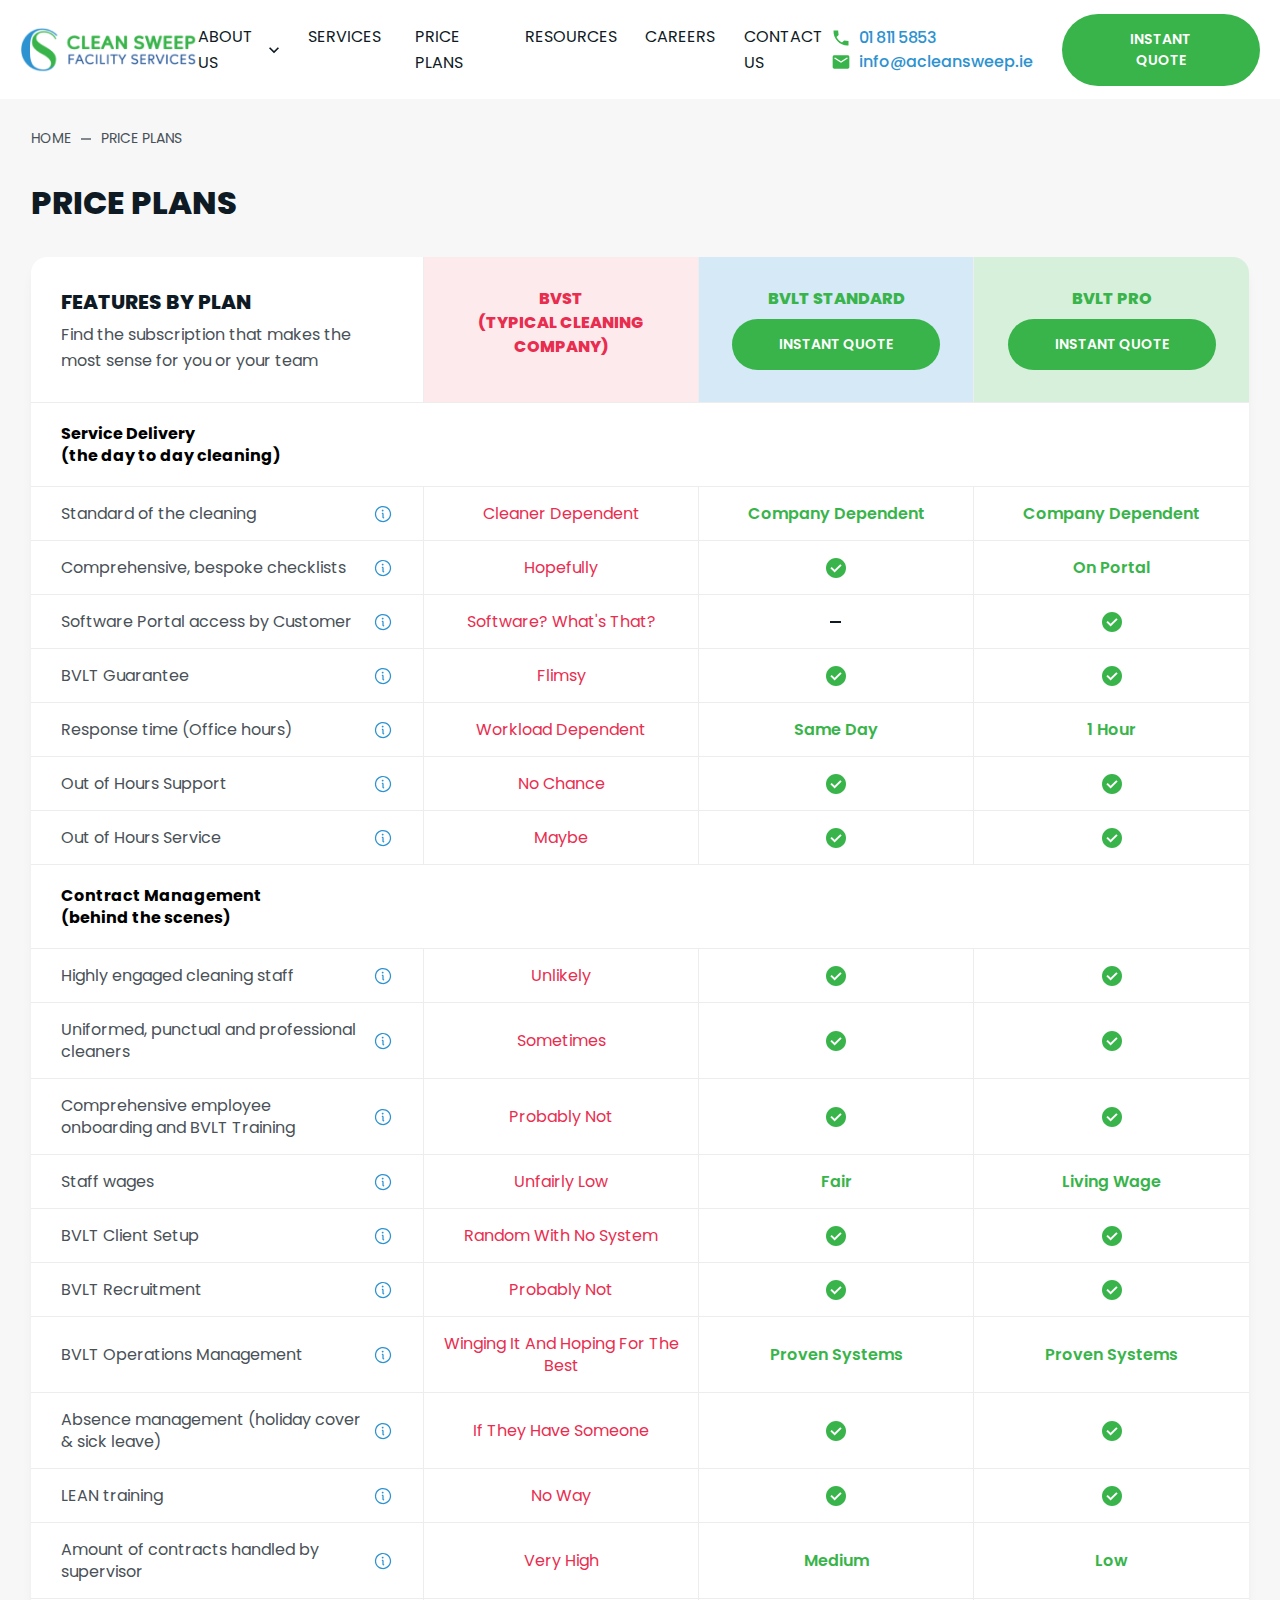
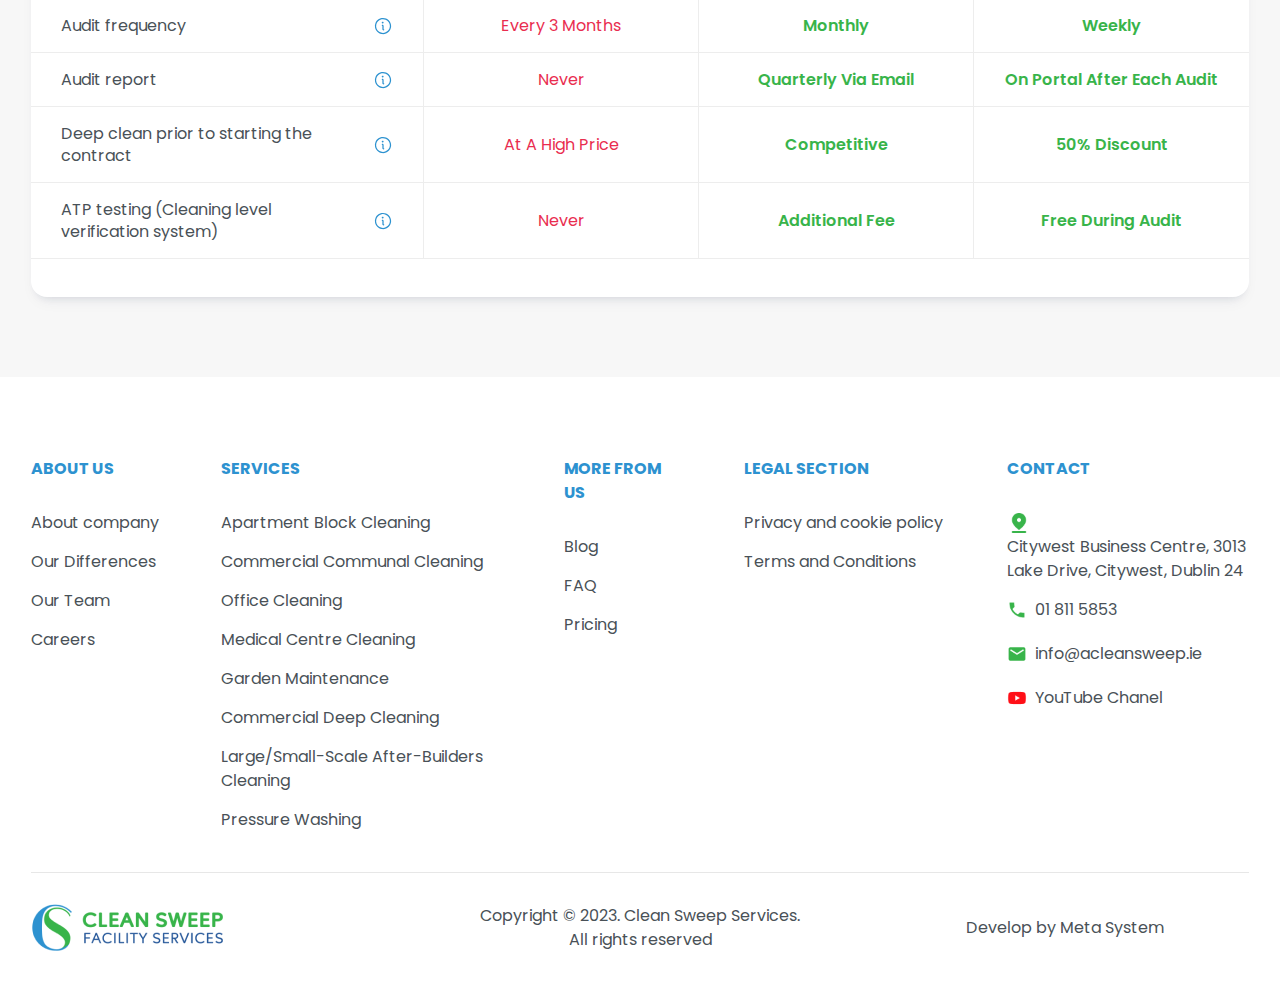
<file: price-plans.html>
<!DOCTYPE html>
<html lang="en">
<head>
    <meta charset="UTF-8">
    <meta name="viewport"
          content="width=device-width, user-scalable=no, initial-scale=1.0, maximum-scale=1.0, minimum-scale=1.0">
    <meta http-equiv="X-UA-Compatible" content="ie=edge">

    <link rel="preconnect" href="https://fonts.googleapis.com">
    <link rel="preconnect" href="https://fonts.gstatic.com" crossorigin>
    <link href="https://fonts.googleapis.com/css2?family=Poppins:ital,wght@0,100;0,200;0,300;0,400;0,500;0,600;0,700;0,800;0,900;1,100;1,200;1,300;1,400;1,500;1,600;1,700;1,800;1,900&display=swap"
          rel="stylesheet">

    <link
            rel="stylesheet"
            href="https://cdn.jsdelivr.net/npm/swiper@11/swiper-bundle.min.css"
    />
    <link rel="stylesheet" href="css/reset.css">
    <link rel="stylesheet" href="css/components/components.css">
    <link rel="stylesheet" href="css/style.css">
    <link rel="stylesheet" href="css/header.css">
    <link rel="stylesheet" href="css/menu.css">
    <link rel="stylesheet" href="css/pages/price-plans.css">
    <link rel="stylesheet" href="css/pages/service.css">
    <link rel="stylesheet" href="css/footer.css">
    <link rel="stylesheet" href="css/popup.css">
    <title>Price Plans</title>
</head>
<body>

<div class="wrapper">

    <div id="mobile-menu-wrapper" class="mobile-menu__wrapper hide-desktop">
        <div class="mobile-menu">
            <div class="mobile-menu__header">
                <a href="/" class="mobile-menu__logo">
                    <img src="img/logo.png" alt="">
                </a>
                <button id="mobile-menu-button-close" class="mobile-menu__button-close">
                    <svg width="42" height="42" viewBox="0 0 42 42" fill="none" xmlns="http://www.w3.org/2000/svg">
                        <path d="M8.52513 11.4749L30.799 33.7487L33.2739 31.2739L11 9L8.52513 11.4749Z"
                              fill="currentColor"/>
                        <path d="M11.4749 33.4749L9 31L31.2739 8.72614L33.7487 11.201L11.4749 33.4749Z"
                              fill="currentColor"/>
                    </svg>
                </button>
            </div>

            <div id="mobile-menu-content" class="mobile-menu__content">

            </div>

            <div id="mobile-menu-footer" class="mobile-menu__footer">

            </div>
        </div>
        <div id="mobile-menu-bg" class="mobile-menu__bg"></div>
    </div>

    <header class="header">
        <div class="container">

            <div class="header__inner">

                <a href="/" class="header__logo">
                    <img src="img/logo.png" alt="">
                </a>
                <nav id="header-menu" class="header-menu">
                    <ul class="header-menu__list">
                        <li class="header-menu__item">
                            <div class="header-menu__item-header">
                                <a href="about-us.html" class="header-menu__link">About Us</a>
                                <button class="header-menu__arrow">
                                    <img src="img/icons/arrown-down.svg" alt="">
                                </button>
                            </div>

                            <ul class="header-menu__submenu">
                                <li>
                                    <a href="#">Apartment Block Cleaning</a>
                                </li>
                                <li>
                                    <a href="#">Commercial Communal Cleaning</a>
                                </li>
                                <li>
                                    <a href="#">Medical Centre Cleaning</a>
                                </li>
                                <li>
                                    <a href="#">Office Cleaning</a>
                                </li>
                                <li>
                                    <a href="#">Commercial Deep Cleaning</a>
                                </li>
                                <li>
                                    <a href="#">Garden Maintenance</a>
                                </li>
                                <li>
                                    <a href="#">Pressure Washing</a>
                                </li>
                                <li>
                                    <a href="#">After-Builders Cleaning</a>
                                </li>
                            </ul>
                        </li>
                        <li class="header-menu__item">
                            <div class="header-menu__item-header">
                                <a href="services.html" class="header-menu__link">Services</a>
                                <button class="header-menu__arrow">
                                    <img src="img/icons/arrown-down.svg" alt="">
                                </button>
                            </div>

                            <ul class="header-menu__submenu">
                                <li>
                                    <a href="#">Apartment Block Cleaning</a>
                                </li>
                                <li>
                                    <a href="#">Commercial Communal Cleaning</a>
                                </li>
                                <li>
                                    <a href="#">Medical Centre Cleaning</a>
                                </li>
                                <li>
                                    <a href="#">Office Cleaning</a>
                                </li>
                                <li>
                                    <a href="#">Commercial Deep Cleaning</a>
                                </li>
                                <li>
                                    <a href="#">Garden Maintenance</a>
                                </li>
                                <li>
                                    <a href="#">Pressure Washing</a>
                                </li>
                                <li>
                                    <a href="#">After-Builders Cleaning</a>
                                </li>
                            </ul>
                        </li>
                        <li class="header-menu__item">
                            <div class="header-menu__item-header">
                                <a href="/" class="header-menu__link">Price Plans</a>
                            </div>
                        </li>
                        <li class="header-menu__item">
                            <div class="header-menu__item-header">
                                <a href="/" class="header-menu__link">Resources</a>
                            </div>
                        </li>
                        <li class="header-menu__item">
                            <div class="header-menu__item-header">
                                <a href="/" class="header-menu__link">Careers</a>
                            </div>
                        </li>
                        <li class="header-menu__item">
                            <div class="header-menu__item-header">
                                <a href="/" class="header-menu__link">Contact Us</a>
                            </div>
                        </li>
                    </ul>
                </nav>
                <div id="header-contacts" class="header__contacts">
                    <a href="tel:018115853">
                        <img src="img/icons/phone.svg" alt="">
                        01 811 5853
                    </a>
                    <a href="mailto:info@acleansweep.ie">
                        <img src="img/icons/mail.svg" alt="">
                        info@acleansweep.ie
                    </a>
                </div>
                <button id="header-button" class="button open-popup">
                    instant quote
                </button>

                <button id="mobile-menu-button" class="mobile-menu__button hide-desktop" aria-label="Open menu button">
                    <svg width="42" height="42" viewBox="0 0 42 42" fill="none" xmlns="http://www.w3.org/2000/svg">
                        <path d="M5.25 31.5H36.75V28H5.25V31.5ZM5.25 22.75H36.75V19.25H5.25V22.75ZM5.25 10.5V14H36.75V10.5H5.25Z"
                              fill="currentColor"/>
                    </svg>
                </button>
            </div>
        </div>
    </header>

    <main class="page page-price-plans">
        <div class="container">
            <ul class="breadcrumbs">
                <li>
                    <a href="/">Home</a>
                </li>
                <li>price plans</li>
            </ul>

            <h1 class="h1">price plans</h1>

            <div class="table">
                <div class="table__row table__row-header">
                    <div>
                        <h2>Features by plan</h2>
                        <p> Find the subscription that makes
                            the most sense for you or your team</p>
                    </div>

                    <div>
                        BVST<br> (typical cleaning company)
                    </div>

                    <div>
                        BVLT Standard<br>
                        <button class="button">instant quote</button>
                    </div>

                    <div>
                        BVLT Pro<br>
                        <button class="button">instant quote</button>
                    </div>
                </div>

                <div class="table__section-title">
                    Service Delivery<br>
                    (the day to day cleaning)

                    <svg width="18" height="18" viewBox="0 0 18 18" fill="none" xmlns="http://www.w3.org/2000/svg">
                        <path d="M3.88501 15.885L10.755 9L3.88501 2.115L6.00001 -9.24496e-08L15 9L6.00001 18L3.88501 15.885Z" fill="currentColor"/>
                    </svg>

                </div>

                <div class="table__section">
                    <div class="table__row">
                        <div>
                            Standard of the cleaning
                            <button class="table-info">
                                <img src="img/icons/info.svg" alt="">

                                <span class="table-info__content">
                                    <span class="table-info__inner">
                                        Lorem ipsum dolor sit amet, consectetur adipisicing elit.
                                        Dicta ea esse explicabo iusto nam omnis placeat provident sapiente sit vero?
                                    </span>
                                </span>
                            </button>
                        </div>
                        <div>cleaner dependent</div>
                        <div>company dependent</div>
                        <div>company dependent</div>
                    </div>

                    <div class="table__row" >
                        <div>
                            Comprehensive, bespoke checklists
                            <button class="table-info">
                                <img src="img/icons/info.svg" alt="">
                            </button>
                        </div>
                        <div>hopefully</div>
                        <div>
                            <img src="img/icons/check-circle.svg" alt="">
                        </div>
                        <div>On portal</div>
                    </div>

                    <div class="table__row">
                        <div>
                            Software Portal access by Customer
                            <button class="table-info">
                                <img src="img/icons/info.svg" alt="">
                            </button>
                        </div>
                        <div>software? what's that?</div>
                        <div>
                            <img src="img/icons/minus.svg" alt="">
                        </div>
                        <div>
                            <img src="img/icons/check-circle.svg" alt="">
                        </div>
                    </div>

                    <div class="table__row">
                        <div>
                            BVLT Guarantee
                            <button class="table-info">
                                <img src="img/icons/info.svg" alt="">
                            </button>
                        </div>
                        <div>flimsy</div>
                        <div>
                            <img src="img/icons/check-circle.svg" alt="">
                        </div>
                        <div>
                            <img src="img/icons/check-circle.svg" alt="">
                        </div>
                    </div>

                    <div class="table__row">
                        <div>
                            Response time (Office hours)
                            <button class="table-info">
                                <img src="img/icons/info.svg" alt="">
                            </button>
                        </div>
                        <div>workload dependent</div>
                        <div>Same day</div>
                        <div>1 hour</div>
                    </div>

                    <div class="table__row">
                        <div>
                            Out of Hours Support
                            <button class="table-info">
                                <img src="img/icons/info.svg" alt="">
                            </button>
                        </div>
                        <div>No chance</div>
                        <div>
                            <img src="img/icons/check-circle.svg" alt="">
                        </div>
                        <div>
                            <img src="img/icons/check-circle.svg" alt="">
                        </div>
                    </div>

                    <div class="table__row">
                        <div>
                            Out of Hours Service
                            <button class="table-info">
                                <img src="img/icons/info.svg" alt="">
                            </button>
                        </div>
                        <div>maybe</div>
                        <div>
                            <img src="img/icons/check-circle.svg" alt="">
                        </div>
                        <div>
                            <img src="img/icons/check-circle.svg" alt="">
                        </div>
                    </div>
                </div>

                <div class="table__section-title">
                    Contract Management<br>
                    (behind the scenes)

                    <svg width="18" height="18" viewBox="0 0 18 18" fill="none" xmlns="http://www.w3.org/2000/svg">
                        <path d="M3.88501 15.885L10.755 9L3.88501 2.115L6.00001 -9.24496e-08L15 9L6.00001 18L3.88501 15.885Z" fill="currentColor"/>
                    </svg>
                </div>

                <div class="table__section">
                    <div class="table__row">
                        <div>
                            Highly engaged cleaning staff
                            <button class="table-info">
                                <img src="img/icons/info.svg" alt="">
                            </button>
                        </div>
                        <div>unlikely</div>
                        <div>
                            <img src="img/icons/check-circle.svg" alt="">
                        </div>
                        <div>
                            <img src="img/icons/check-circle.svg" alt="">
                        </div>
                    </div>

                    <div class="table__row">
                        <div>
                            Uniformed, punctual and professional cleaners
                            <button class="table-info">
                                <img src="img/icons/info.svg" alt="">
                            </button>
                        </div>
                        <div>sometimes</div>
                        <div>
                            <img src="img/icons/check-circle.svg" alt="">
                        </div>
                        <div>
                            <img src="img/icons/check-circle.svg" alt="">
                        </div>
                    </div>

                    <div class="table__row">
                        <div>
                            Comprehensive employee
                            onboarding and BVLT Training
                            <button class="table-info">
                                <img src="img/icons/info.svg" alt="">
                            </button>
                        </div>
                        <div>Probably not</div>
                        <div>
                            <img src="img/icons/check-circle.svg" alt="">
                        </div>
                        <div>
                            <img src="img/icons/check-circle.svg" alt="">
                        </div>
                    </div>

                    <div class="table__row">
                        <div>
                            Staff wages
                            <button class="table-info">
                                <img src="img/icons/info.svg" alt="">
                            </button>
                        </div>
                        <div>Unfairly low</div>
                        <div>Fair</div>
                        <div>Living Wage</div>
                    </div>

                    <div class="table__row">
                        <div>
                            BVLT Client Setup
                            <button class="table-info">
                                <img src="img/icons/info.svg" alt="">
                            </button>
                        </div>
                        <div>Random with no system</div>
                        <div>
                            <img src="img/icons/check-circle.svg" alt="">
                        </div>
                        <div>
                            <img src="img/icons/check-circle.svg" alt="">
                        </div>
                    </div>

                    <div class="table__row">
                        <div>
                            BVLT Recruitment
                            <button class="table-info">
                                <img src="img/icons/info.svg" alt="">
                            </button>
                        </div>
                        <div>Probably not</div>
                        <div>
                            <img src="img/icons/check-circle.svg" alt="">
                        </div>
                        <div>
                            <img src="img/icons/check-circle.svg" alt="">
                        </div>
                    </div>

                    <div class="table__row">
                        <div>
                            BVLT Operations Management
                            <button class="table-info">
                                <img src="img/icons/info.svg" alt="">
                            </button>
                        </div>
                        <div>Winging it and hoping for the best</div>
                        <div>Proven systems</div>
                        <div>Proven systems</div>
                    </div>

                    <div class="table__row">
                        <div>
                            Absence management (holiday cover & sick leave)
                            <button class="table-info">
                                <img src="img/icons/info.svg" alt="">
                            </button>
                        </div>
                        <div>If they have someone</div>
                        <div>
                            <img src="img/icons/check-circle.svg" alt="">
                        </div>
                        <div>
                            <img src="img/icons/check-circle.svg" alt="">
                        </div>
                    </div>

                    <div class="table__row">
                        <div>
                            LEAN training
                            <button class="table-info">
                                <img src="img/icons/info.svg" alt="">
                            </button>
                        </div>
                        <div>No way</div>
                        <div>
                            <img src="img/icons/check-circle.svg" alt="">
                        </div>
                        <div>
                            <img src="img/icons/check-circle.svg" alt="">
                        </div>
                    </div>

                    <div class="table__row">
                        <div>
                            Amount of contracts handled by supervisor
                            <button class="table-info">
                                <img src="img/icons/info.svg" alt="">
                            </button>
                        </div>
                        <div>Very high</div>
                        <div>Medium</div>
                        <div>Low</div>
                    </div>

                    <div class="table__row">
                        <div>
                            Audit frequency
                            <button class="table-info">
                                <img src="img/icons/info.svg" alt="">
                            </button>
                        </div>
                        <div>Every 3 months</div>
                        <div>Monthly</div>
                        <div>Weekly</div>
                    </div>

                    <div class="table__row">
                        <div>
                            Audit report
                            <button class="table-info">
                                <img src="img/icons/info.svg" alt="">
                            </button>
                        </div>
                        <div>never</div>
                        <div>Quarterly via email</div>
                        <div>On portal after each audit</div>
                    </div>

                    <div class="table__row">
                        <div>
                            Deep clean prior to starting the contract
                            <button class="table-info">
                                <img src="img/icons/info.svg" alt="">
                            </button>
                        </div>
                        <div>At a high price</div>
                        <div>Competitive</div>
                        <div>50% Discount</div>
                    </div>

                    <div class="table__row">
                        <div>
                            ATP testing (Cleaning level verification system)
                            <button class="table-info">
                                <img src="img/icons/info.svg" alt="">
                            </button>
                        </div>
                        <div>never</div>
                        <div>Additional Fee</div>
                        <div>Free During Audit</div>
                    </div>
                </div>

            </div>
        </div>
    </main>

    <footer class="footer">
        <div class="container">
            <div class="footer__inner">
                <div class="footer__item">

                    <h3 class="h3">
                        About us
                        <img class="hide-desktop" src="img/icons/chevron-down-blue.svg" alt="">
                    </h3>

                    <ul class="footer__menu">
                        <li>
                            <a href="about-us.html">About company</a>
                        </li>
                        <li>
                            <a href="why-we-are-different.html">Our Differences</a>
                        </li>
                        <li>
                            <a href="#">Our Team</a>
                        </li>
                        <li>
                            <a href="#">Careers</a>
                        </li>
                    </ul>
                </div>

                <div class="footer__item">
                    <h3 class="h3">
                        Services
                        <img class="hide-desktop" src="img/icons/chevron-down-blue.svg" alt="">
                    </h3>

                    <ul class="footer__menu">
                        <li>
                            <a href="#">Apartment Block Cleaning</a>
                        </li>
                        <li>
                            <a href="#">Commercial Communal Cleaning</a>
                        </li>
                        <li>
                            <a href="#">Office Cleaning</a>
                        </li>
                        <li>
                            <a href="#">Medical Centre Cleaning</a>
                        </li>
                        <li>
                            <a href="#">Garden Maintenance</a>
                        </li>
                        <li>
                            <a href="#">Commercial Deep Cleaning</a>
                        </li>
                        <li>
                            <a href="#">Large/Small-Scale After-Builders Cleaning</a>
                        </li>
                        <li>
                            <a href="#">Pressure Washing</a>
                        </li>
                    </ul>
                </div>

                <div class="footer__item">
                    <h3 class="h3">
                        More from us
                        <img class="hide-desktop" src="img/icons/chevron-down-blue.svg" alt="">
                    </h3>

                    <ul class="footer__menu">
                        <li>
                            <a href="#">Blog</a>
                        </li>
                        <li>
                            <a href="#">FAQ</a>
                        </li>
                        <li>
                            <a href="#">Pricing</a>
                        </li>
                    </ul>
                </div>

                <div class="footer__item">
                    <h3 class="h3">
                        legal section
                        <img class="hide-desktop" src="img/icons/chevron-down-blue.svg" alt="">
                    </h3>

                    <ul class="footer__menu">
                        <li>
                            <a href="#">Privacy and cookie policy</a>
                        </li>
                        <li>
                            <a href="#">Terms and Conditions</a>
                        </li>
                    </ul>
                </div>

                <div class="footer__item footer__item-contacts">
                    <h3 class="h3">
                        Contact
                        <img class="hide-desktop" src="img/icons/chevron-down-blue.svg" alt="">
                    </h3>

                    <ul class="footer__menu">
                        <li class="address">
                            <img src="img/icons/address.png" width="24" height="24" alt="">
                            Citywest Business Centre, 3013 Lake Drive, Citywest, Dublin 24
                        </li>
                        <li>
                            <a href="tel:018115853">
                                <img src="img/icons/phone.png" width="20" height="20" alt="">
                                01 811 5853
                            </a>
                        </li>
                        <li>
                            <a href="mailto:info@acleansweep.ie">
                                <img src="img/icons/mail.png" width="20" height="20" alt="">
                                info@acleansweep.ie
                            </a>
                        </li>
                        <li>
                            <a href="https://youtu.be/M4k2ABNYSIg?si=Jp-0YpKA5iLu0057" target="_blank"
                               rel="noopener noreferrer nofollow">
                                <img src="img/icons/youtube.png" width="20" height="20" alt="">
                                YouTube Chanel
                            </a>
                        </li>
                    </ul>
                </div>
            </div>

            <div class="footer__bottom">
                <a href="/" class="footer__logo">
                    <img src="img/logo.png" alt="">
                </a>

                <div class="footer__copyright">
                    <span>Copyright &copy; 2023.</span> Clean Sweep Services.<br>
                    All rights reserved
                </div>

                <div class="footer__develop-company">
                    Develop by Meta System
                </div>
            </div>
        </div>
    </footer>

    <div class="popup-wrap">

        <div class="popup">
            <div class="popup__inner">
                <form id="form" class="form">

                    <div>
                        <div class="form__group">
                            <label class="form__label" for="input-name">Name</label>
                            <input id="input-name" class="form__input" type="text" placeholder="Enter your name">

                            <span class="form__input-error">
                                <img src="img/icons/error.svg" alt="">
                                <span>This field is required</span>
                            </span>
                        </div>

                        <div class="form__group">
                            <label class="form__label" for="input-email">Email</label>
                            <input id="input-email" class="form__input" type="text" placeholder="Enter your email">

                            <span class="form__input-error">
                                <img src="img/icons/error.svg" alt="">
                                <span>Email field is invalid</span>
                            </span>
                        </div>

                        <div class="form__group">
                            <label class="form__label" for="input-phone">Phone</label>
                            <input id="input-phone" class="form__input" type="text" placeholder="Enter your phone">

                            <span class="form__input-error">
                                <img src="img/icons/error.svg" alt="">
                                <span>The phone field is incorrect</span>
                            </span>
                        </div>

                        <div class="form__group">
                            <label class="form__label" for="input-name">Message</label>
                            <textarea class="form__textarea" placeholder="Enter your message"></textarea>
                        </div>
                    </div>

                    <button class="button form__button">submit</button>

                </form>
            </div>
            <button id="popup-close" class="popup__close">
                <svg width="36" height="36" viewBox="0 0 36 36" fill="none" xmlns="http://www.w3.org/2000/svg">
                    <path d="M8.52513 11.4749L30.799 33.7487L33.2739 31.2739L11 9L8.52513 11.4749Z"
                          fill="currentColor"/>
                    <path d="M11.4749 33.4749L9 31L31.2739 8.72614L33.7487 11.201L11.4749 33.4749Z"
                          fill="currentColor"/>
                </svg>
            </button>
        </div>

        <div id="popup-bg" class="popup__bg"></div>
    </div>
</div>

<script type="module" src="js/main.js"></script>
</body>
</html>
</file>
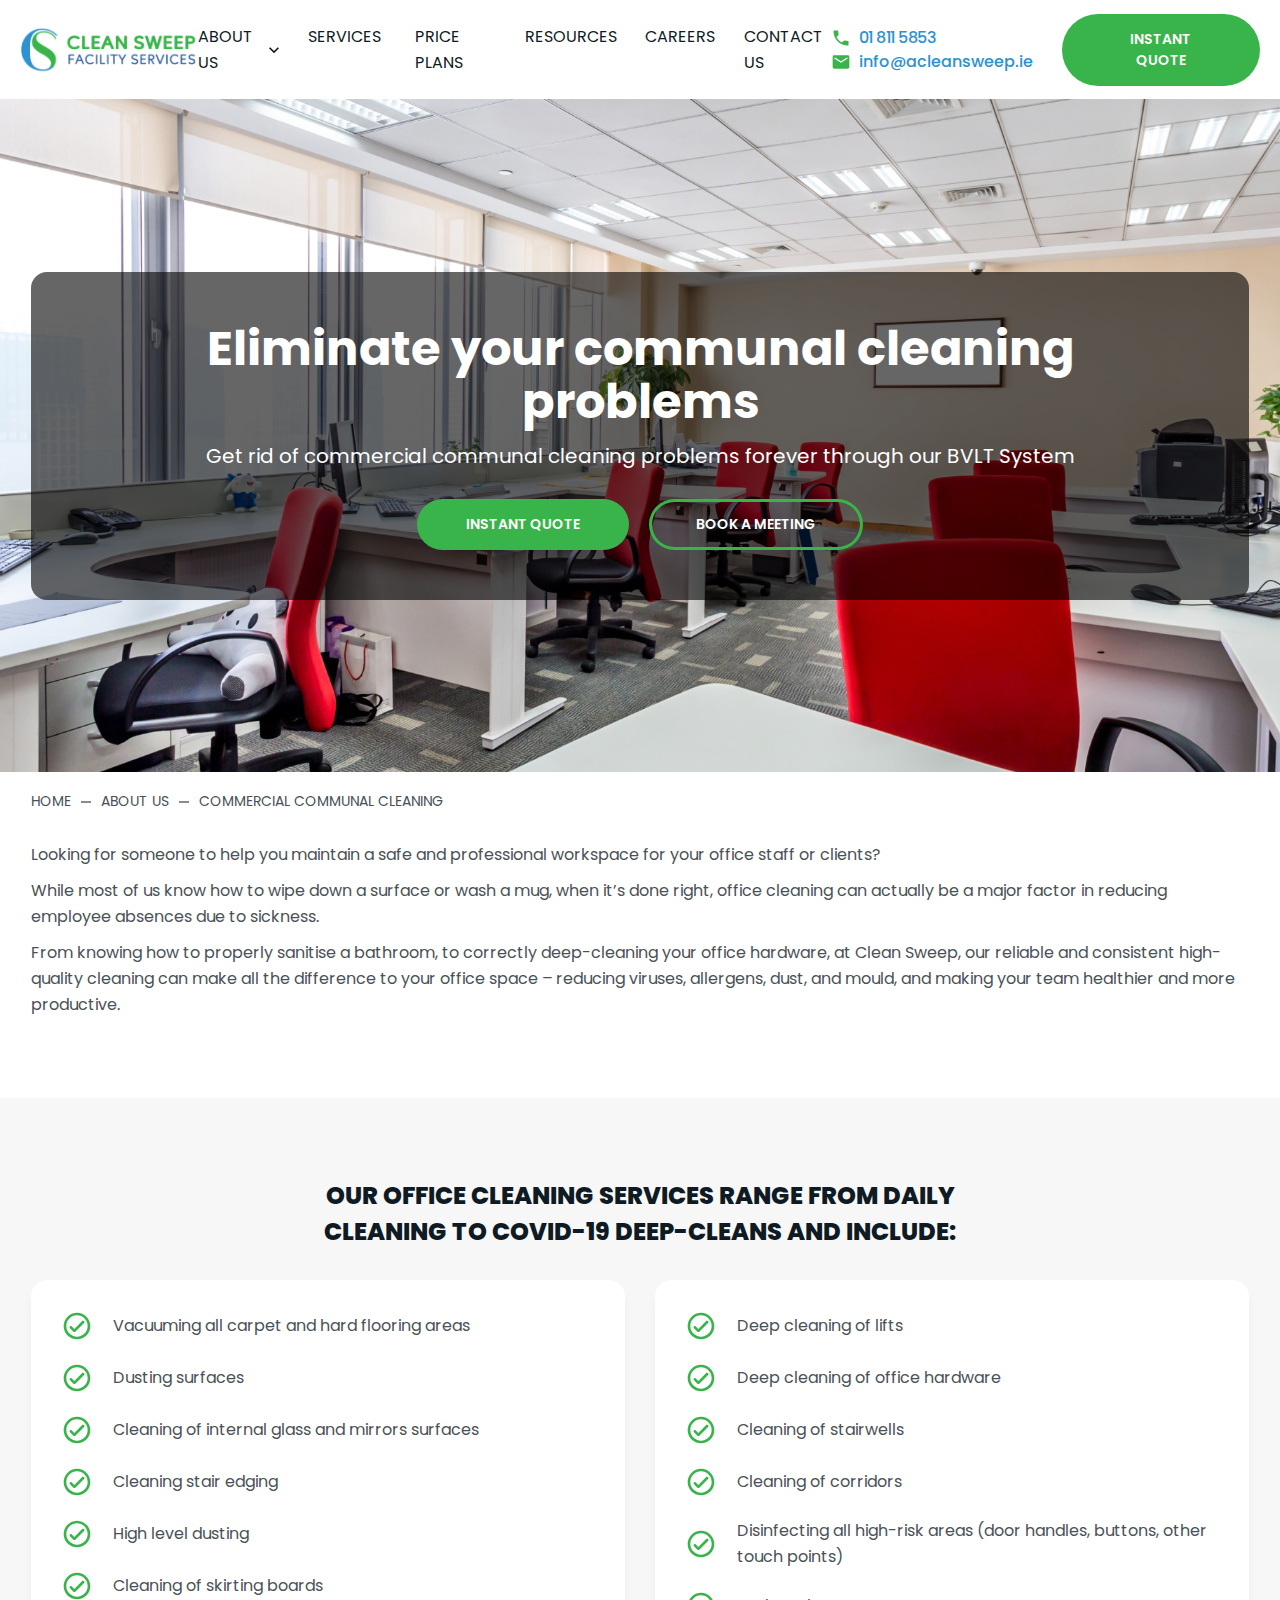
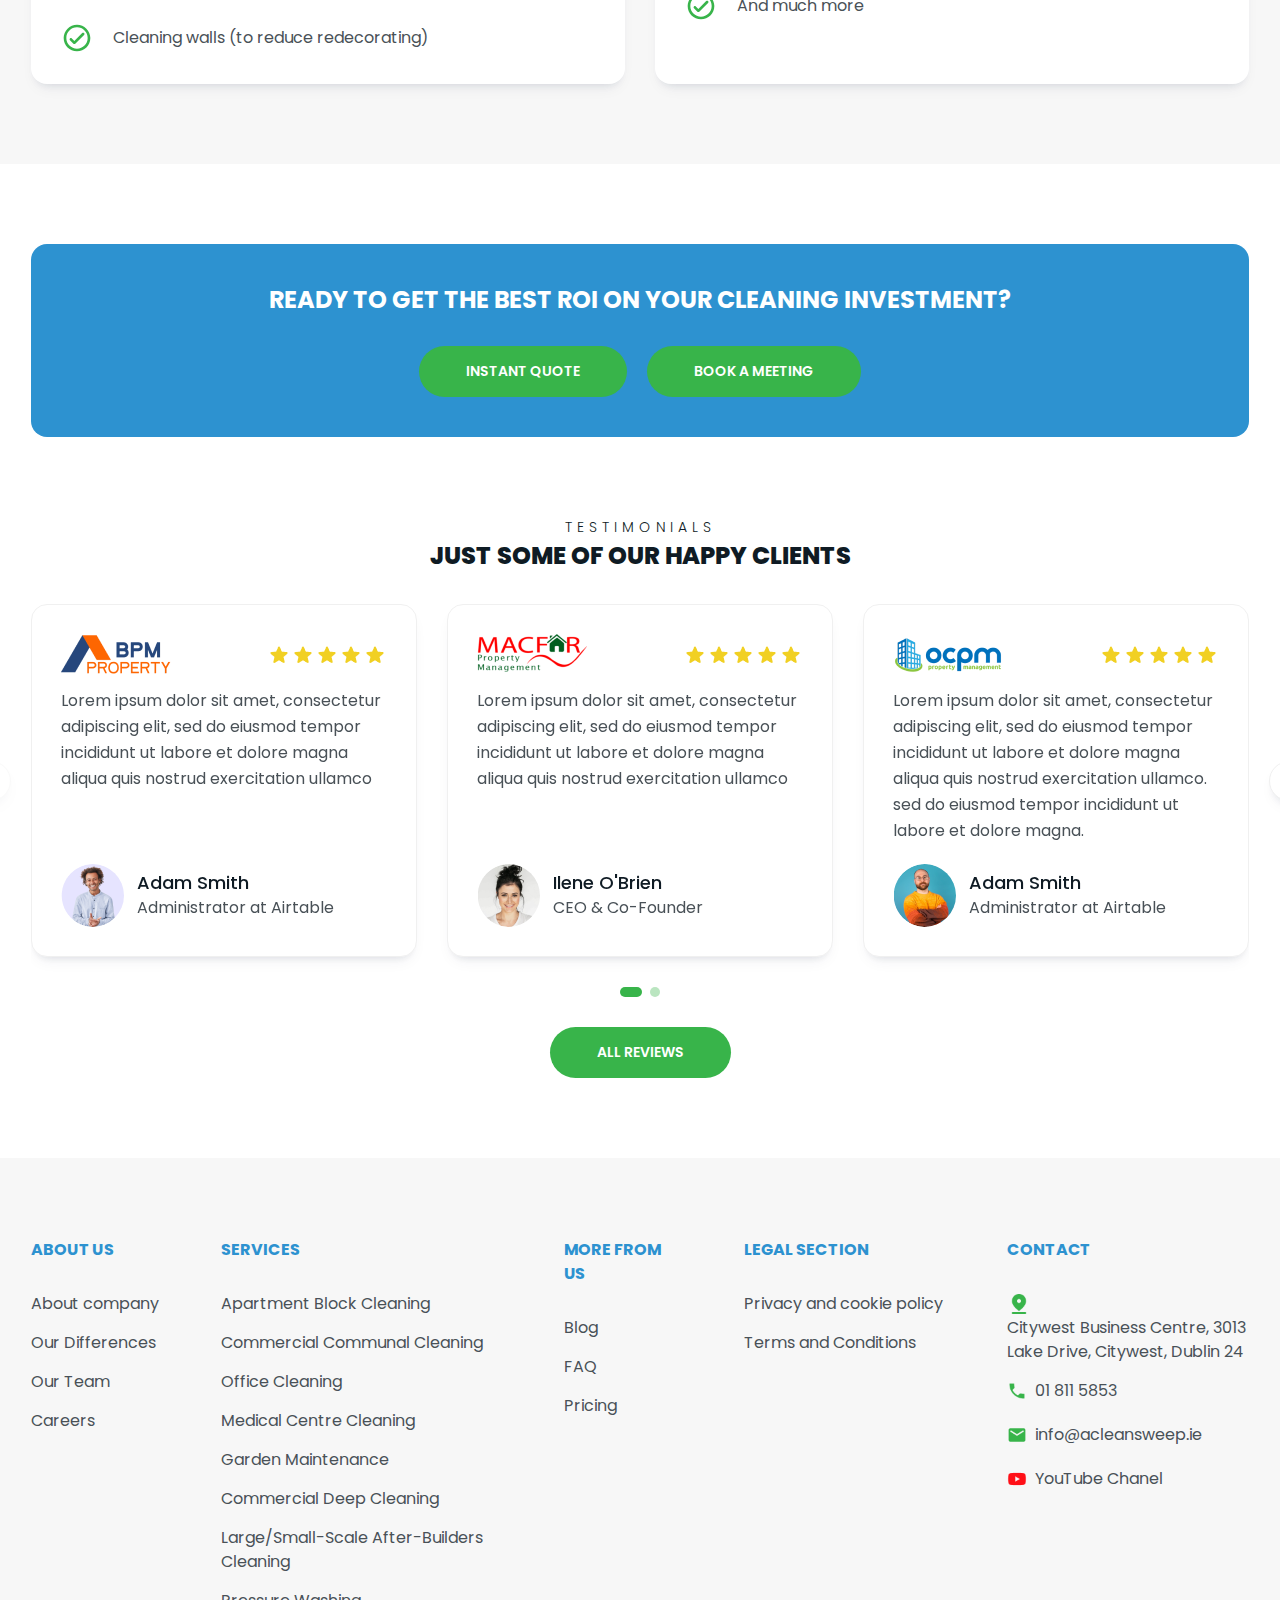
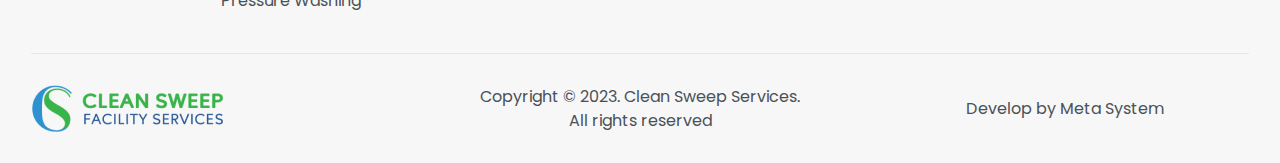
<file: service.html>
<!DOCTYPE html>
<html lang="en">
<head>
    <meta charset="UTF-8">
    <meta name="viewport"
          content="width=device-width, user-scalable=no, initial-scale=1.0, maximum-scale=1.0, minimum-scale=1.0">
    <meta http-equiv="X-UA-Compatible" content="ie=edge">

    <link rel="preconnect" href="https://fonts.googleapis.com">
    <link rel="preconnect" href="https://fonts.gstatic.com" crossorigin>
    <link href="https://fonts.googleapis.com/css2?family=Poppins:ital,wght@0,100;0,200;0,300;0,400;0,500;0,600;0,700;0,800;0,900;1,100;1,200;1,300;1,400;1,500;1,600;1,700;1,800;1,900&display=swap"
          rel="stylesheet">

    <link
            rel="stylesheet"
            href="https://cdn.jsdelivr.net/npm/swiper@11/swiper-bundle.min.css"
    />
    <link rel="stylesheet" href="css/reset.css">
    <link rel="stylesheet" href="css/components/components.css">
    <link rel="stylesheet" href="css/style.css">
    <link rel="stylesheet" href="css/header.css">
    <link rel="stylesheet" href="css/menu.css">
    <link rel="stylesheet" href="css/components/banner.css">
    <link rel="stylesheet" href="css/pages/service.css">
    <link rel="stylesheet" href="css/components/blue-block.css">
    <link rel="stylesheet" href="css/footer.css">
    <link rel="stylesheet" href="css/popup.css">
    <title>Commercial Communal Cleaning</title>
</head>
<body>

<div class="wrapper">

    <div id="mobile-menu-wrapper" class="mobile-menu__wrapper hide-desktop">
        <div class="mobile-menu">
            <div class="mobile-menu__header">
                <a href="/" class="mobile-menu__logo">
                    <img src="img/logo.png" alt="">
                </a>
                <button id="mobile-menu-button-close" class="mobile-menu__button-close">
                    <svg width="42" height="42" viewBox="0 0 42 42" fill="none" xmlns="http://www.w3.org/2000/svg">
                        <path d="M8.52513 11.4749L30.799 33.7487L33.2739 31.2739L11 9L8.52513 11.4749Z"
                              fill="currentColor"/>
                        <path d="M11.4749 33.4749L9 31L31.2739 8.72614L33.7487 11.201L11.4749 33.4749Z"
                              fill="currentColor"/>
                    </svg>
                </button>
            </div>

            <div id="mobile-menu-content" class="mobile-menu__content">

            </div>

            <div id="mobile-menu-footer" class="mobile-menu__footer">

            </div>
        </div>
        <div id="mobile-menu-bg" class="mobile-menu__bg"></div>
    </div>

    <header class="header">
        <div class="container">

            <div class="header__inner">

                <a href="/" class="header__logo">
                    <img src="img/logo.png" alt="">
                </a>
                <nav id="header-menu" class="header-menu">
                    <ul class="header-menu__list">
                        <li class="header-menu__item">
                            <div class="header-menu__item-header">
                                <a href="about-us.html" class="header-menu__link">About Us</a>
                                <button class="header-menu__arrow">
                                    <img src="img/icons/arrown-down.svg" alt="">
                                </button>
                            </div>

                            <ul class="header-menu__submenu">
                                <li>
                                    <a href="#">Apartment Block Cleaning</a>
                                </li>
                                <li>
                                    <a href="#">Commercial Communal Cleaning</a>
                                </li>
                                <li>
                                    <a href="#">Medical Centre Cleaning</a>
                                </li>
                                <li>
                                    <a href="#">Office Cleaning</a>
                                </li>
                                <li>
                                    <a href="#">Commercial Deep Cleaning</a>
                                </li>
                                <li>
                                    <a href="#">Garden Maintenance</a>
                                </li>
                                <li>
                                    <a href="#">Pressure Washing</a>
                                </li>
                                <li>
                                    <a href="#">After-Builders Cleaning</a>
                                </li>
                            </ul>
                        </li>
                        <li class="header-menu__item">
                            <div class="header-menu__item-header">
                                <a href="services.html" class="header-menu__link">Services</a>
                                <button class="header-menu__arrow">
                                    <img src="img/icons/arrown-down.svg" alt="">
                                </button>
                            </div>

                            <ul class="header-menu__submenu">
                                <li>
                                    <a href="#">Apartment Block Cleaning</a>
                                </li>
                                <li>
                                    <a href="#">Commercial Communal Cleaning</a>
                                </li>
                                <li>
                                    <a href="#">Medical Centre Cleaning</a>
                                </li>
                                <li>
                                    <a href="#">Office Cleaning</a>
                                </li>
                                <li>
                                    <a href="#">Commercial Deep Cleaning</a>
                                </li>
                                <li>
                                    <a href="#">Garden Maintenance</a>
                                </li>
                                <li>
                                    <a href="#">Pressure Washing</a>
                                </li>
                                <li>
                                    <a href="#">After-Builders Cleaning</a>
                                </li>
                            </ul>
                        </li>
                        <li class="header-menu__item">
                            <div class="header-menu__item-header">
                                <a href="/" class="header-menu__link">Price Plans</a>
                            </div>
                        </li>
                        <li class="header-menu__item">
                            <div class="header-menu__item-header">
                                <a href="/" class="header-menu__link">Resources</a>
                            </div>
                        </li>
                        <li class="header-menu__item">
                            <div class="header-menu__item-header">
                                <a href="/" class="header-menu__link">Careers</a>
                            </div>
                        </li>
                        <li class="header-menu__item">
                            <div class="header-menu__item-header">
                                <a href="/" class="header-menu__link">Contact Us</a>
                            </div>
                        </li>
                    </ul>
                </nav>
                <div id="header-contacts" class="header__contacts">
                    <a href="tel:018115853">
                        <img src="img/icons/phone.svg" alt="">
                        01 811 5853
                    </a>
                    <a href="mailto:info@acleansweep.ie">
                        <img src="img/icons/mail.svg" alt="">
                        info@acleansweep.ie
                    </a>
                </div>
                <button id="header-button" class="button open-popup">
                    instant quote
                </button>

                <button id="mobile-menu-button" class="mobile-menu__button hide-desktop" aria-label="Open menu button">
                    <svg width="42" height="42" viewBox="0 0 42 42" fill="none" xmlns="http://www.w3.org/2000/svg">
                        <path d="M5.25 31.5H36.75V28H5.25V31.5ZM5.25 22.75H36.75V19.25H5.25V22.75ZM5.25 10.5V14H36.75V10.5H5.25Z"
                              fill="currentColor"/>
                    </svg>
                </button>
            </div>
        </div>
    </header>

    <main class="page">

        <section class="banner">

            <picture class="banner__bg">
                <source srcset="img/service/bg-desktop.jpg" media="(min-width: 1200px)">
                <source srcset="img/service/bg-tablet-h.jpg" media="(min-width: 992px)">
                <source srcset="img/service/bg-tablet-v.jpg" media="(min-width: 768px)">
                <img src="img/service/bg-mobile.jpg" alt="">
            </picture>

            <div class="container">
                <div class="banner__inner">


                    <h1 class="banner__title">Eliminate your communal cleaning problems</h1>
                    <p class="banner__text">
                        Get rid of commercial communal cleaning problems forever through our BVLT System
                    </p>
                    <div class="banner__buttons">
                        <button class="button open-popup">instant quote</button>
                        <button class="button button-transparent button-text-white">book a meeting</button>
                    </div>
                </div>
            </div>
        </section>

        <div class="container block-m-b">
            <ul class="breadcrumbs">
                <li>
                    <a href="/">Home</a>
                </li>
                <li>
                    <a href="about-us.html">About us</a>
                </li>
                <li>Commercial Communal Cleaning</li>
            </ul>

            <div class="user-content">
                <p>Looking for someone to help you maintain a safe and professional workspace for your office staff
                or clients?</p>
                <p>While most of us know how to wipe down a surface or wash a mug, when it’s done right, office
                    cleaning
                    can actually be a major factor in reducing employee absences due to sickness.</p>
                <p>From knowing how to properly sanitise a bathroom, to correctly deep-cleaning your office
                    hardware, at
                    Clean Sweep, our reliable and consistent high-quality cleaning can make all the difference to
                    your
                    office space – reducing viruses, allergens, dust, and mould, and making your team healthier and
                    more
                    productive.</p>
            </div>

        </div>

        <section class="service-list block-p-v">

            <div class="container">

                <h2 class="h2">Our Office Cleaning services range from daily<br> cleaning to Covid-19 deep-cleans and include:</h2>

                <div class="service-list__inner">


                    <ul class="service-list__item">
                        <li>
                            Vacuuming all carpet and hard flooring areas
                        </li>
                        <li>
                            Dusting surfaces
                        </li>
                        <li>
                            Cleaning of internal glass and mirrors surfaces
                        </li>
                        <li>
                            Cleaning stair edging
                        </li>
                        <li>
                            High level dusting
                        </li>
                        <li>
                            Cleaning of skirting boards
                        </li>
                        <li>
                            Cleaning walls (to reduce redecorating)
                        </li>
                    </ul>

                    <ul class="service-list__item">
                        <li>
                            Deep cleaning of lifts
                        </li>
                        <li>
                            Deep cleaning of office hardware
                        </li>
                        <li>
                            Cleaning of stairwells
                        </li>
                        <li>
                            Cleaning of corridors
                        </li>
                        <li>
                            Disinfecting all high-risk areas (door handles, buttons, other touch points)
                        </li>
                        <li>
                            And much more
                        </li>
                    </ul>
                </div>
            </div>



        </section>

        <div class="container">
            <div class="blue-block block-m-t">
                <div class="blue-block__title">
                    Ready to get the best ROI on your cleaning investment?
                </div>
                <div class="blue-block__buttons">
                    <button class="button">instant quote</button>
                    <button class="button">book a meeting</button>
                </div>
            </div>
        </div>

        <div class="container">
            <section class="reviews block-p-v">
                <div class="subtitle">Testimonials</div>
                <h2 class="h2">Just some of our happy clients</h2>

                <div class="swiper-position">
                    <div class="swiper">
                        <ul class="swiper-wrapper">
                            <li class="swiper-slide reviews__item">

                                <div class="head">
                                    <div class="brand">
                                        <img src="img/icons/bpm-property.png" alt="">
                                    </div>
                                    <img src="img/icons/grade.png" alt="">
                                </div>

                                <p>
                                    Lorem ipsum dolor sit amet, consectetur adipiscing elit, sed do eiusmod tempor
                                    incididunt
                                    ut labore et dolore magna aliqua quis nostrud exercitation ullamco
                                </p>

                                <div class="author">
                                    <div class="author__img">
                                        <img src="img/adam.png" alt="">
                                    </div>
                                    <div class="author__info">
                                        <div class="author__name">Adam Smith</div>
                                        <div class="author__speciality">Administrator at Airtable</div>
                                    </div>
                                </div>

                            </li>

                            <li class="swiper-slide reviews__item">

                                <div class="head">
                                    <div class="brand">
                                        <img src="img/icons/property-managment.png" alt="">
                                    </div>
                                    <img src="img/icons/grade.png" alt="">
                                </div>

                                <p>
                                    Lorem ipsum dolor sit amet, consectetur adipiscing elit, sed do eiusmod tempor
                                    incididunt
                                    ut labore et dolore magna aliqua quis nostrud exercitation ullamco
                                </p>

                                <div class="author">
                                    <div class="author__img">
                                        <img src="img/ilene.png" alt="">
                                    </div>
                                    <div class="author__info">
                                        <div class="author__name">Ilene O'Brien</div>
                                        <div class="author__speciality">CEO & Co-Founder</div>
                                    </div>
                                </div>

                            </li>

                            <li class="swiper-slide reviews__item">

                                <div class="head">
                                    <div class="brand">
                                        <img src="img/icons/ocpm.png" alt="">
                                    </div>
                                    <img src="img/icons/grade.png" alt="">
                                </div>

                                <p>
                                    Lorem ipsum dolor sit amet, consectetur adipiscing elit, sed do eiusmod tempor
                                    incididunt ut
                                    labore et dolore magna aliqua quis nostrud exercitation ullamco. sed do eiusmod
                                    tempor
                                    incididunt ut labore et dolore magna.
                                </p>

                                <div class="author">
                                    <div class="author__img">
                                        <img src="img/adam-s.png" alt="">
                                    </div>
                                    <div class="author__info">
                                        <div class="author__name">Adam Smith</div>
                                        <div class="author__speciality">Administrator at Airtable</div>
                                    </div>
                                </div>
                            </li>

                            <li class="swiper-slide reviews__item">

                                <div class="head">
                                    <div class="brand">
                                        <img src="img/icons/bpm-property.png" alt="">
                                    </div>
                                    <img src="img/icons/grade.png" alt="">
                                </div>

                                <p>
                                    Lorem ipsum dolor sit amet, consectetur adipiscing elit, sed do eiusmod tempor
                                    incididunt
                                    ut labore et dolore magna aliqua quis nostrud exercitation ullamco
                                </p>

                                <div class="author">
                                    <div class="author__img">
                                        <img src="img/adam.png" alt="">
                                    </div>
                                    <div class="author__info">
                                        <div class="author__name">Adam Smith</div>
                                        <div class="author__speciality">Administrator at Airtable</div>
                                    </div>
                                </div>

                            </li>
                        </ul>

                        <div class="swiper-pagination"></div>
                    </div>

                    <div class="swiper-button swiper-button-left">
                        <svg xmlns="http://www.w3.org/2000/svg" fill="none" viewBox="0 0 14 14" id="arrow-left">
                            <path d="m9.275 12.25 1.225-1.225L6.475 7 10.5 2.975 9.275 1.75 4.025 7l5.25 5.25Z"
                                  fill="currentColor"/>
                        </svg>
                    </div>
                    <div class="swiper-button swiper-button-right">
                        <svg xmlns="http://www.w3.org/2000/svg" viewBox="0 0 14 14" id="arrow-right">
                            <path d="M4.725 12.25 3.5 11.025 7.525 7 3.5 2.975 4.725 1.75 9.975 7l-5.25 5.25Z"
                                  fill="currentColor"/>
                        </svg>
                    </div>
                </div>

                <div class="text-center">
                    <a href="#" class="button">All reviews</a>
                </div>
            </section>
        </div>
    </main>
    <footer class="footer">
        <div class="container">
            <div class="footer__inner">
                <div class="footer__item">

                    <h3 class="h3">
                        About us
                        <img class="hide-desktop" src="img/icons/chevron-down-blue.svg" alt="">
                    </h3>

                    <ul class="footer__menu">
                        <li>
                            <a href="about-us.html">About company</a>
                        </li>
                        <li>
                            <a href="why-we-are-different.html">Our Differences</a>
                        </li>
                        <li>
                            <a href="#">Our Team</a>
                        </li>
                        <li>
                            <a href="#">Careers</a>
                        </li>
                    </ul>
                </div>

                <div class="footer__item">
                    <h3 class="h3">
                        Services
                        <img class="hide-desktop" src="img/icons/chevron-down-blue.svg" alt="">
                    </h3>

                    <ul class="footer__menu">
                        <li>
                            <a href="#">Apartment Block Cleaning</a>
                        </li>
                        <li>
                            <a href="#">Commercial Communal Cleaning</a>
                        </li>
                        <li>
                            <a href="#">Office Cleaning</a>
                        </li>
                        <li>
                            <a href="#">Medical Centre Cleaning</a>
                        </li>
                        <li>
                            <a href="#">Garden Maintenance</a>
                        </li>
                        <li>
                            <a href="#">Commercial Deep Cleaning</a>
                        </li>
                        <li>
                            <a href="#">Large/Small-Scale After-Builders Cleaning</a>
                        </li>
                        <li>
                            <a href="#">Pressure Washing</a>
                        </li>
                    </ul>
                </div>

                <div class="footer__item">
                    <h3 class="h3">
                        More from us
                        <img class="hide-desktop" src="img/icons/chevron-down-blue.svg" alt="">
                    </h3>

                    <ul class="footer__menu">
                        <li>
                            <a href="#">Blog</a>
                        </li>
                        <li>
                            <a href="#">FAQ</a>
                        </li>
                        <li>
                            <a href="#">Pricing</a>
                        </li>
                    </ul>
                </div>

                <div class="footer__item">
                    <h3 class="h3">
                        legal section
                        <img class="hide-desktop" src="img/icons/chevron-down-blue.svg" alt="">
                    </h3>

                    <ul class="footer__menu">
                        <li>
                            <a href="#">Privacy and cookie policy</a>
                        </li>
                        <li>
                            <a href="#">Terms and Conditions</a>
                        </li>
                    </ul>
                </div>

                <div class="footer__item footer__item-contacts">
                    <h3 class="h3">
                        Contact
                        <img class="hide-desktop" src="img/icons/chevron-down-blue.svg" alt="">
                    </h3>

                    <ul class="footer__menu">
                        <li class="address">
                            <img src="img/icons/address.png" width="24" height="24" alt="">
                            Citywest Business Centre, 3013 Lake Drive, Citywest, Dublin 24
                        </li>
                        <li>
                            <a href="tel:018115853">
                                <img src="img/icons/phone.png" width="20" height="20" alt="">
                                01 811 5853
                            </a>
                        </li>
                        <li>
                            <a href="mailto:info@acleansweep.ie">
                                <img src="img/icons/mail.png" width="20" height="20" alt="">
                                info@acleansweep.ie
                            </a>
                        </li>
                        <li>
                            <a href="https://youtu.be/M4k2ABNYSIg?si=Jp-0YpKA5iLu0057" target="_blank"
                               rel="noopener noreferrer nofollow">
                                <img src="img/icons/youtube.png" width="20" height="20" alt="">
                                YouTube Chanel
                            </a>
                        </li>
                    </ul>
                </div>
            </div>

            <div class="footer__bottom">
                <a href="/" class="footer__logo">
                    <img src="img/logo.png" alt="">
                </a>

                <div class="footer__copyright">
                    <span>Copyright &copy; 2023.</span> Clean Sweep Services.<br>
                    All rights reserved
                </div>

                <div class="footer__develop-company">
                    Develop by Meta System
                </div>
            </div>
        </div>
    </footer>

    <div class="popup-wrap">

        <div class="popup">
            <div class="popup__inner">
                <form id="form" class="form">

                    <div>
                        <div class="form__group">
                            <label class="form__label" for="input-name">Name</label>
                            <input id="input-name" class="form__input" type="text" placeholder="Enter your name">

                            <span class="form__input-error">
                                <img src="img/icons/error.svg" alt="">
                                <span>This field is required</span>
                            </span>
                        </div>

                        <div class="form__group">
                            <label class="form__label" for="input-email">Email</label>
                            <input id="input-email" class="form__input" type="text" placeholder="Enter your email">

                            <span class="form__input-error">
                                <img src="img/icons/error.svg" alt="">
                                <span>Email field is invalid</span>
                            </span>
                        </div>

                        <div class="form__group">
                            <label class="form__label" for="input-phone">Phone</label>
                            <input id="input-phone" class="form__input" type="text" placeholder="Enter your phone">

                            <span class="form__input-error">
                                <img src="img/icons/error.svg" alt="">
                                <span>The phone field is incorrect</span>
                            </span>
                        </div>

                        <div class="form__group">
                            <label class="form__label" for="input-name">Message</label>
                            <textarea class="form__textarea" placeholder="Enter your message"></textarea>
                        </div>
                    </div>

                    <button class="button form__button">submit</button>

                </form>
            </div>
            <button id="popup-close" class="popup__close">
                <svg width="36" height="36" viewBox="0 0 36 36" fill="none" xmlns="http://www.w3.org/2000/svg">
                    <path d="M8.52513 11.4749L30.799 33.7487L33.2739 31.2739L11 9L8.52513 11.4749Z"
                          fill="currentColor"/>
                    <path d="M11.4749 33.4749L9 31L31.2739 8.72614L33.7487 11.201L11.4749 33.4749Z"
                          fill="currentColor"/>
                </svg>
            </button>
        </div>

        <div id="popup-bg" class="popup__bg"></div>
    </div>
</div>

<script src="https://cdn.jsdelivr.net/npm/swiper@11/swiper-bundle.min.js"></script>
<script type="module" src="js/main.js"></script>

</body>
</html>
</file>
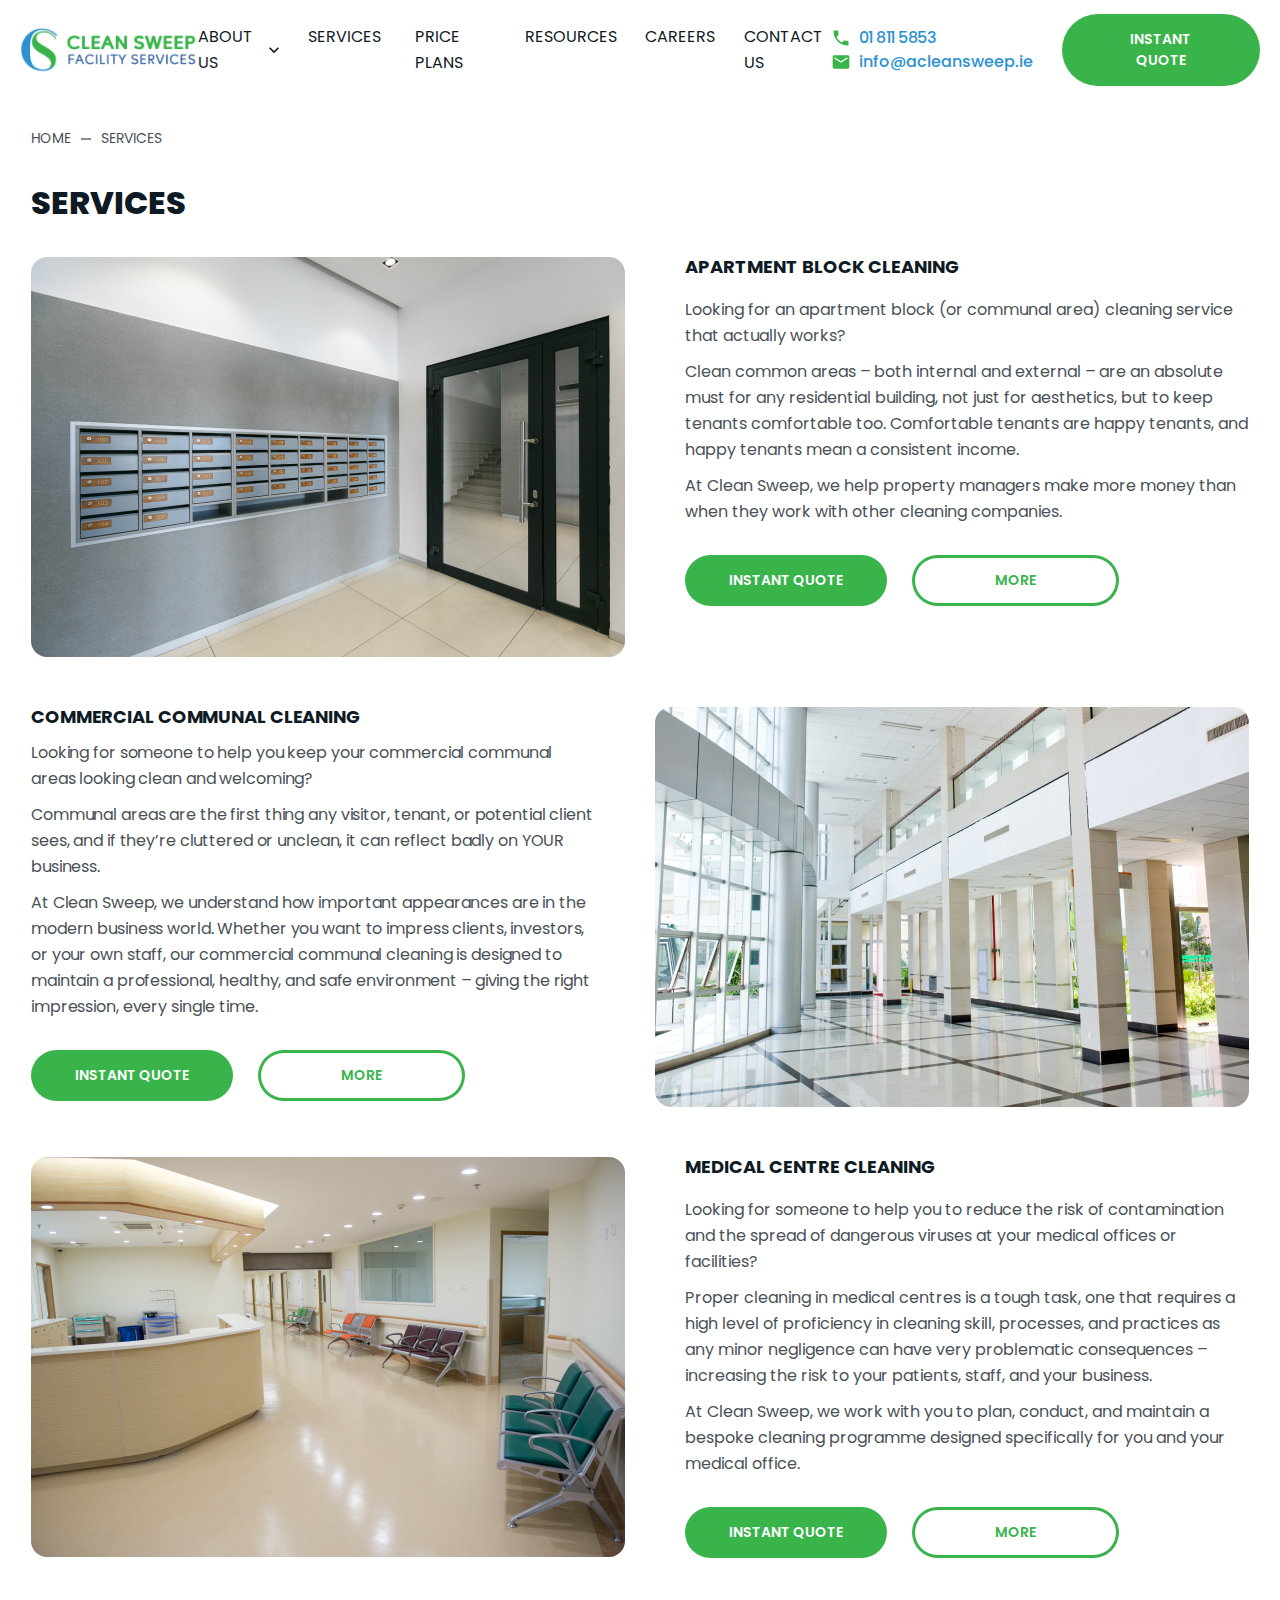
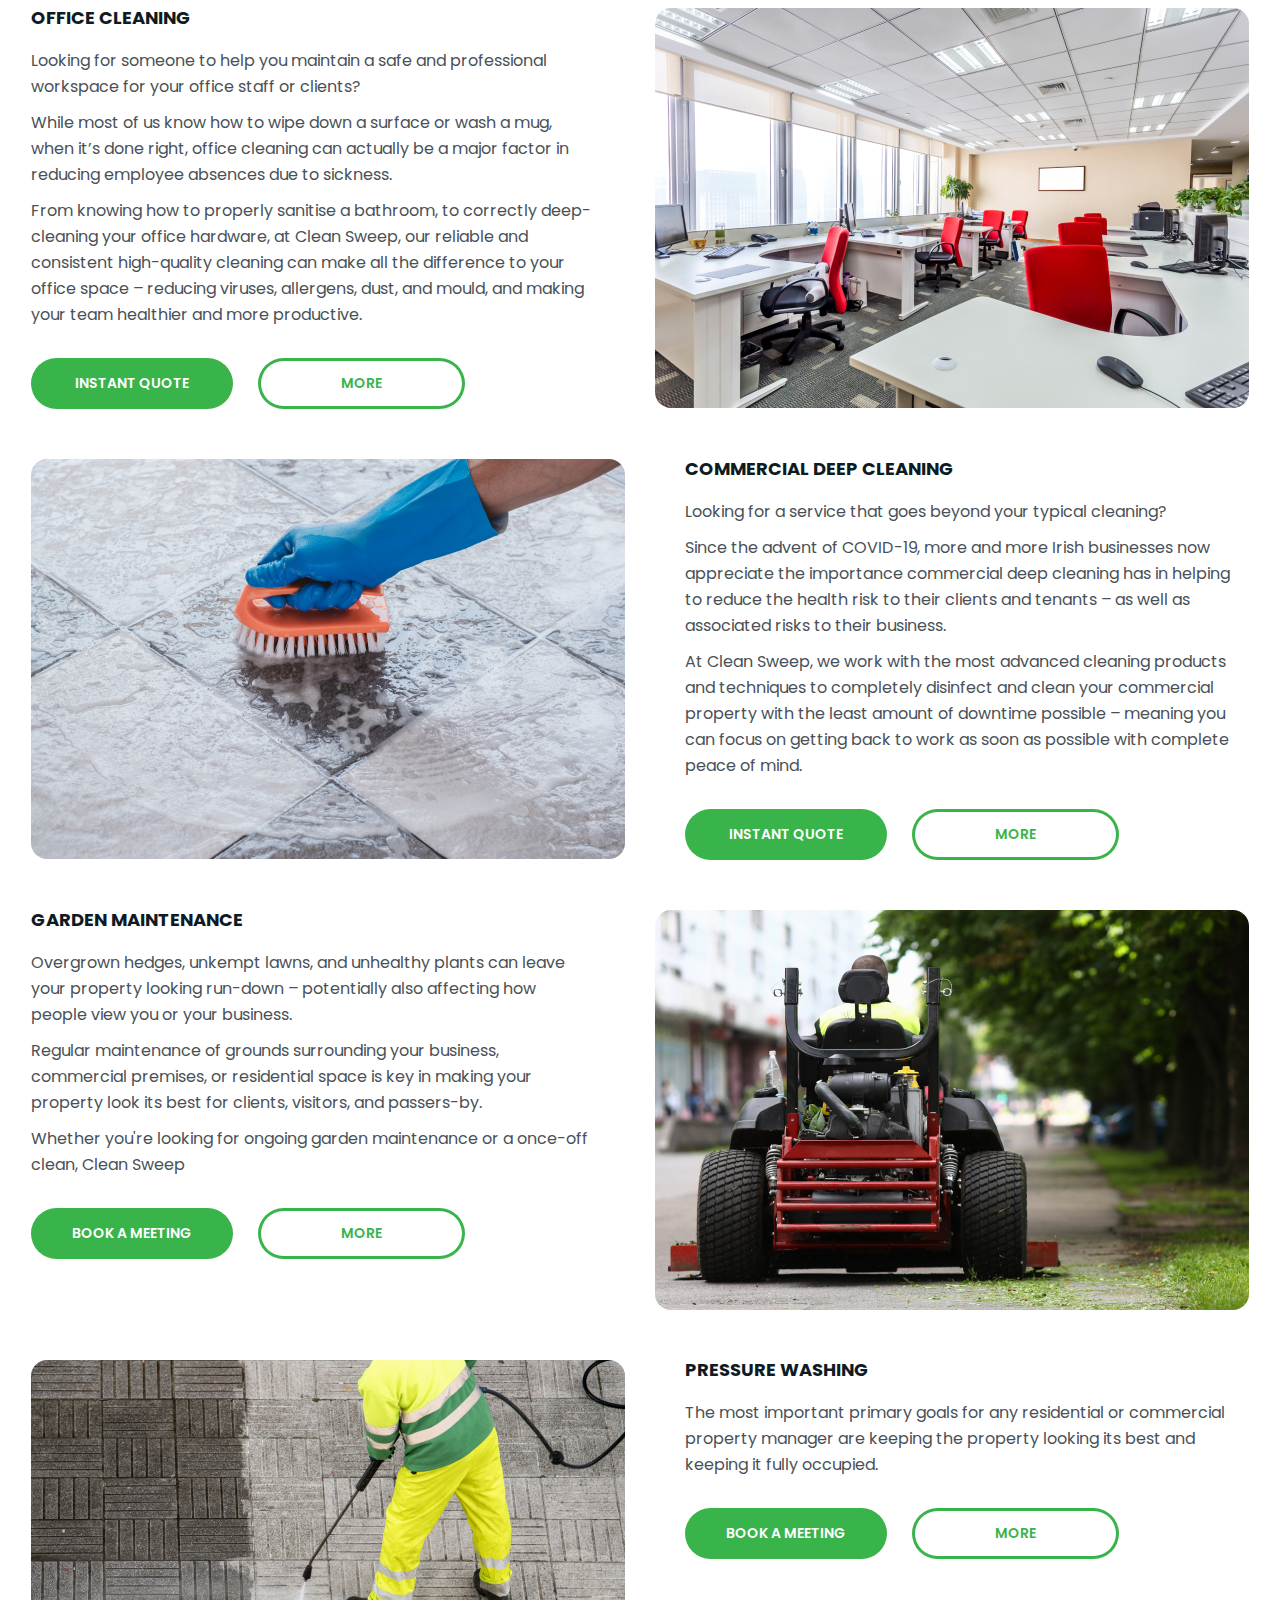
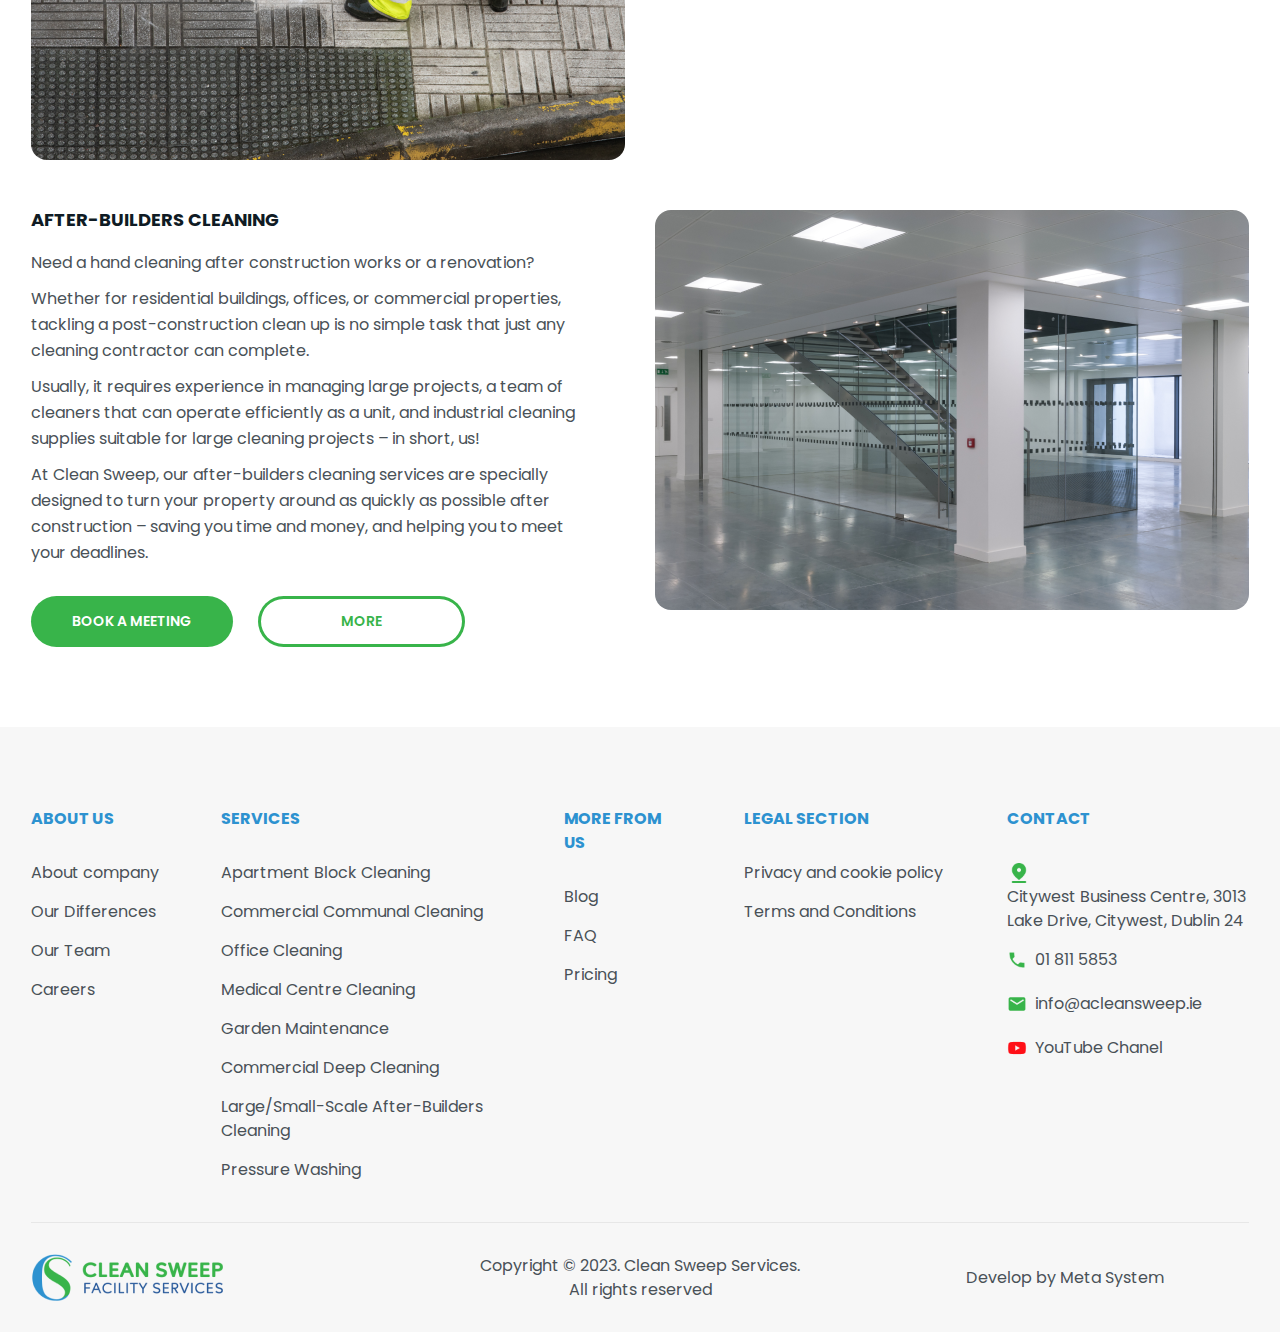
<file: services.html>
<!DOCTYPE html>
<html lang="en">
<head>
    <meta charset="UTF-8">
    <meta name="viewport"
          content="width=device-width, user-scalable=no, initial-scale=1.0, maximum-scale=1.0, minimum-scale=1.0">
    <meta http-equiv="X-UA-Compatible" content="ie=edge">

    <link rel="preconnect" href="https://fonts.googleapis.com">
    <link rel="preconnect" href="https://fonts.gstatic.com" crossorigin>
    <link href="https://fonts.googleapis.com/css2?family=Poppins:ital,wght@0,100;0,200;0,300;0,400;0,500;0,600;0,700;0,800;0,900;1,100;1,200;1,300;1,400;1,500;1,600;1,700;1,800;1,900&display=swap"
          rel="stylesheet">

    <link
            rel="stylesheet"
            href="https://cdn.jsdelivr.net/npm/swiper@11/swiper-bundle.min.css"
    />
    <link rel="stylesheet" href="css/reset.css">
    <link rel="stylesheet" href="css/components/components.css">
    <link rel="stylesheet" href="css/style.css">
    <link rel="stylesheet" href="css/header.css">
    <link rel="stylesheet" href="css/menu.css">
    <link rel="stylesheet" href="css/pages/services.css">
    <link rel="stylesheet" href="css/footer.css">
    <link rel="stylesheet" href="css/popup.css">
    <title>Services</title>
</head>
<body>

<div class="wrapper">

    <div id="mobile-menu-wrapper" class="mobile-menu__wrapper hide-desktop">
        <div class="mobile-menu">
            <div class="mobile-menu__header">
                <a href="/" class="mobile-menu__logo">
                    <img src="img/logo.png" alt="">
                </a>
                <button id="mobile-menu-button-close" class="mobile-menu__button-close">
                    <svg width="42" height="42" viewBox="0 0 42 42" fill="none" xmlns="http://www.w3.org/2000/svg">
                        <path d="M8.52513 11.4749L30.799 33.7487L33.2739 31.2739L11 9L8.52513 11.4749Z"
                              fill="currentColor"/>
                        <path d="M11.4749 33.4749L9 31L31.2739 8.72614L33.7487 11.201L11.4749 33.4749Z"
                              fill="currentColor"/>
                    </svg>
                </button>
            </div>

            <div id="mobile-menu-content" class="mobile-menu__content">

            </div>

            <div id="mobile-menu-footer" class="mobile-menu__footer">

            </div>
        </div>
        <div id="mobile-menu-bg" class="mobile-menu__bg"></div>
    </div>

    <header class="header">
        <div class="container">

            <div class="header__inner">

                <a href="/" class="header__logo">
                    <img src="img/logo.png" alt="">
                </a>
                <nav id="header-menu" class="header-menu">
                    <ul class="header-menu__list">
                        <li class="header-menu__item">
                            <div class="header-menu__item-header">
                                <a href="about-us.html" class="header-menu__link">About Us</a>
                                <button class="header-menu__arrow">
                                    <img src="img/icons/arrown-down.svg" alt="">
                                </button>
                            </div>

                            <ul class="header-menu__submenu">
                                <li>
                                    <a href="#">Apartment Block Cleaning</a>
                                </li>
                                <li>
                                    <a href="#">Commercial Communal Cleaning</a>
                                </li>
                                <li>
                                    <a href="#">Medical Centre Cleaning</a>
                                </li>
                                <li>
                                    <a href="#">Office Cleaning</a>
                                </li>
                                <li>
                                    <a href="#">Commercial Deep Cleaning</a>
                                </li>
                                <li>
                                    <a href="#">Garden Maintenance</a>
                                </li>
                                <li>
                                    <a href="#">Pressure Washing</a>
                                </li>
                                <li>
                                    <a href="#">After-Builders Cleaning</a>
                                </li>
                            </ul>
                        </li>
                        <li class="header-menu__item">
                            <div class="header-menu__item-header">
                                <a href="services.html" class="header-menu__link">Services</a>
                                <button class="header-menu__arrow">
                                    <img src="img/icons/arrown-down.svg" alt="">
                                </button>
                            </div>

                            <ul class="header-menu__submenu">
                                <li>
                                    <a href="#">Apartment Block Cleaning</a>
                                </li>
                                <li>
                                    <a href="#">Commercial Communal Cleaning</a>
                                </li>
                                <li>
                                    <a href="#">Medical Centre Cleaning</a>
                                </li>
                                <li>
                                    <a href="#">Office Cleaning</a>
                                </li>
                                <li>
                                    <a href="#">Commercial Deep Cleaning</a>
                                </li>
                                <li>
                                    <a href="#">Garden Maintenance</a>
                                </li>
                                <li>
                                    <a href="#">Pressure Washing</a>
                                </li>
                                <li>
                                    <a href="#">After-Builders Cleaning</a>
                                </li>
                            </ul>
                        </li>
                        <li class="header-menu__item">
                            <div class="header-menu__item-header">
                                <a href="/" class="header-menu__link">Price Plans</a>
                            </div>
                        </li>
                        <li class="header-menu__item">
                            <div class="header-menu__item-header">
                                <a href="/" class="header-menu__link">Resources</a>
                            </div>
                        </li>
                        <li class="header-menu__item">
                            <div class="header-menu__item-header">
                                <a href="/" class="header-menu__link">Careers</a>
                            </div>
                        </li>
                        <li class="header-menu__item">
                            <div class="header-menu__item-header">
                                <a href="/" class="header-menu__link">Contact Us</a>
                            </div>
                        </li>
                    </ul>
                </nav>
                <div id="header-contacts" class="header__contacts">
                    <a href="tel:018115853">
                        <img src="img/icons/phone.svg" alt="">
                        01 811 5853
                    </a>
                    <a href="mailto:info@acleansweep.ie">
                        <img src="img/icons/mail.svg" alt="">
                        info@acleansweep.ie
                    </a>
                </div>
                <button id="header-button" class="button open-popup">
                    instant quote
                </button>

                <button id="mobile-menu-button" class="mobile-menu__button hide-desktop" aria-label="Open menu button">
                    <svg width="42" height="42" viewBox="0 0 42 42" fill="none" xmlns="http://www.w3.org/2000/svg">
                        <path d="M5.25 31.5H36.75V28H5.25V31.5ZM5.25 22.75H36.75V19.25H5.25V22.75ZM5.25 10.5V14H36.75V10.5H5.25Z"
                              fill="currentColor"/>
                    </svg>
                </button>
            </div>
        </div>
    </header>

    <main class="page page-services">
        <div class="container">
            <ul class="breadcrumbs">
                <li>
                    <a href="/">Home</a>
                </li>
                <li>Services</li>
            </ul>

            <h1 class="h1">Services</h1>

            <ul class="block-lists block-m-b">
                <li class="block">
                    <div class="block__content user-content">
                        <h2>Apartment Block Cleaning</h2>
                        <p>Looking for an apartment block (or communal area) cleaning service that actually works?</p>
                        <p>Clean common areas – both internal and external – are an absolute must for any residential
                            building, not just for aesthetics, but to keep tenants comfortable too. Comfortable tenants
                            are happy tenants, and happy tenants mean a consistent income.</p>
                        <p>At Clean Sweep, we help property managers make more money than when they work with other
                            cleaning companies.</p>

                        <div class="wrap-buttons">
                            <button class="button">instant quote</button>
                            <a href="#" class="button button-transparent">More</a>
                        </div>
                    </div>
                    <div class="block__img">
                        <picture>
                            <source srcset="img/services/desktop/image-1.png" media="(min-width: 992px)">
                            <source srcset="img/services/tablet-vertical/image-1.png" media="(min-width: 768px)">
                            <img src="img/services/mobile/image-1.png" alt="">
                        </picture>
                    </div>
                </li>
                

                <li class="block">
                    <div class="block__content user-content">
                        <h2>Commercial Communal Cleaning</h2>
                        <p>Looking for someone to help you keep your commercial communal areas looking clean and
                            welcoming?</p>
                        <p>Communal areas are the first thing any visitor, tenant, or potential client sees, and if
                            they’re cluttered or unclean, it can reflect badly on YOUR business.</p>
                        <p>At Clean Sweep, we understand how important appearances are in the modern business world.
                            Whether you want to impress clients, investors, or your own staff, our commercial communal
                            cleaning is designed to maintain a professional, healthy, and safe environment – giving the
                            right impression, every single time.</p>

                        <div class="wrap-buttons">
                            <button class="button">instant quote</button>
                            <a href="#" class="button button-transparent">More</a>
                        </div>

                    </div>
                    <div class="block__img">
                        <picture>
                            <source srcset="img/services/desktop/image-2.png" media="(min-width: 992px)">
                            <source srcset="img/services/tablet-vertical/image-2.png" media="(min-width: 768px)">
                            <img src="img/services/mobile/image-2.png" alt="">
                        </picture>
                    </div>
                </li>

                <li class="block">
                    <div class="block__content user-content">
                        <h2>Medical Centre Cleaning</h2>
                        <p>Looking for someone to help you to reduce the risk of contamination and the spread of
                            dangerous viruses at your medical offices or facilities?</p>
                        <p>Proper cleaning in medical centres is a tough task, one that requires a high level of
                            proficiency in cleaning skill, processes, and practices as any minor negligence can have
                            very problematic consequences – increasing the risk to your patients, staff, and your
                            business.</p>
                        <p>At Clean Sweep, we work with you to plan, conduct, and maintain a bespoke cleaning programme
                            designed specifically for you and your medical office.</p>

                        <div class="wrap-buttons">
                            <button class="button">instant quote</button>
                            <a href="#" class="button button-transparent">More</a>
                        </div>

                    </div>
                    <div class="block__img">
                        <picture>
                            <source srcset="img/services/desktop/image-3.png" media="(min-width: 992px)">
                            <source srcset="img/services/tablet-vertical/image-3.png" media="(min-width: 768px)">
                            <img src="img/services/mobile/image-3.png" alt="">
                        </picture>
                    </div>
                </li>
                <li class="block">
                    <div class="block__content user-content">
                        <h2>Office Cleaning</h2>
                        <p>Looking for someone to help you maintain a safe and professional workspace for your office
                            staff or clients?</p>
                        <p>While most of us know how to wipe down a surface or wash a mug, when it’s done right, office
                            cleaning can actually be a major factor in reducing employee absences due to sickness.</p>
                        <p>From knowing how to properly sanitise a bathroom, to correctly deep-cleaning your office
                            hardware, at Clean Sweep, our reliable and consistent high-quality cleaning can make all the
                            difference to your office space – reducing viruses, allergens, dust, and mould, and making
                            your team healthier and more productive.</p>

                        <div class="wrap-buttons">
                            <button class="button">instant quote</button>
                            <a href="#" class="button button-transparent">More</a>
                        </div>

                    </div>
                    <div class="block__img">
                        <picture>
                            <source srcset="img/services/desktop/image-4.png" media="(min-width: 992px)">
                            <source srcset="img/services/tablet-vertical/image-4.png" media="(min-width: 768px)">
                            <img src="img/services/mobile/image-4.png" alt="">
                        </picture>
                    </div>
                </li>
                <li class="block">
                    <div class="block__content user-content">
                        <h2>Commercial Deep Cleaning</h2>
                        <p>Looking for a service that goes beyond your typical cleaning?</p>
                        <p>Since the advent of COVID-19, more and more Irish businesses now appreciate the importance
                            commercial deep cleaning has in helping to reduce the health risk to their clients and
                            tenants – as well as associated risks to their business.</p>
                        <p>At Clean Sweep, we work with the most advanced cleaning products and techniques to completely
                            disinfect and clean your commercial property with the least amount of downtime possible –
                            meaning you can focus on getting back to work as soon as possible with complete peace of
                            mind.</p>

                        <div class="wrap-buttons">
                            <button class="button">instant quote</button>
                            <a href="#" class="button button-transparent">More</a>
                        </div>

                    </div>
                    <div class="block__img">
                        <picture>
                            <source srcset="img/services/desktop/image-5.png" media="(min-width: 992px)">
                            <source srcset="img/services/tablet-vertical/image-5.png" media="(min-width: 768px)">
                            <img src="img/services/mobile/image-5.png" alt="">
                        </picture>
                    </div>
                </li>
                <li class="block">
                    <div class="block__content user-content">
                        <h2>Garden Maintenance</h2>
                        <p>Overgrown hedges, unkempt lawns, and unhealthy plants can leave your property looking
                            run-down – potentially also affecting how people view you or your business.</p>
                        <p>Regular maintenance of grounds surrounding your business, commercial premises, or residential
                            space is key in making your property look its best for clients, visitors, and
                            passers-by.</p>
                        <p>Whether you're looking for ongoing garden maintenance or a once-off clean, Clean Sweep</p>

                        <div class="wrap-buttons">
                            <button class="button">Book a Meeting</button>
                            <a href="#" class="button button-transparent">More</a>
                        </div>

                    </div>
                    <div class="block__img">
                        <picture>
                            <source srcset="img/services/desktop/image-6.png" media="(min-width: 992px)">
                            <source srcset="img/services/tablet-vertical/image-6.png" media="(min-width: 768px)">
                            <img src="img/services/mobile/image-6.png" alt="">
                        </picture>
                    </div>
                </li>
                <li class="block">
                    <div class="block__content user-content">
                        <h2>Pressure Washing</h2>
                        <p>The most important primary goals for any residential or commercial property manager are
                            keeping the property looking its best and keeping it fully occupied.</p>

                        <div class="wrap-buttons">
                            <button class="button">Book a Meeting</button>
                            <a href="#" class="button button-transparent">More</a>
                        </div>

                    </div>
                    <div class="block__img">
                        <picture>
                            <source srcset="img/services/desktop/image-7.png" media="(min-width: 992px)">
                            <source srcset="img/services/tablet-vertical/image-7.png" media="(min-width: 768px)">
                            <img src="img/services/mobile/image-7.png" alt="">
                        </picture>
                    </div>
                </li>
                <li class="block">
                    <div class="block__content user-content">
                        <h2>After-Builders Cleaning</h2>
                        <p>Need a hand cleaning after construction works or a renovation?</p>
                        <p>Whether for residential buildings, offices, or commercial properties, tackling a
                            post-construction clean up is no simple task that just any cleaning contractor can
                            complete.</p>
                        <p>Usually, it requires experience in managing large projects, a team of cleaners that can
                            operate efficiently as a unit, and industrial cleaning supplies suitable for large cleaning
                            projects – in short, us!</p>
                        <p>At Clean Sweep, our after-builders cleaning services are specially designed to turn your
                            property around as quickly as possible after construction – saving you time and money, and
                            helping you to meet your deadlines.</p>

                        <div class="wrap-buttons">
                            <button class="button">Book a Meeting</button>
                            <a href="#" class="button button-transparent">More</a>
                        </div>

                    </div>
                    <div class="block__img">
                        <picture>
                            <source srcset="img/services/desktop/image-8.png" media="(min-width: 992px)">
                            <source srcset="img/services/tablet-vertical/image-8.png" media="(min-width: 768px)">
                            <img src="img/services/mobile/image-8.png" alt="">
                        </picture>
                    </div>
                </li>
            </ul>

        </div>
    </main>

    <footer class="footer">
        <div class="container">
            <div class="footer__inner">
                <div class="footer__item">

                    <h3 class="h3">
                        About us
                        <img class="hide-desktop" src="img/icons/chevron-down-blue.svg" alt="">
                    </h3>

                    <ul class="footer__menu">
                        <li>
                            <a href="about-us.html">About company</a>
                        </li>
                        <li>
                            <a href="why-we-are-different.html">Our Differences</a>
                        </li>
                        <li>
                            <a href="#">Our Team</a>
                        </li>
                        <li>
                            <a href="#">Careers</a>
                        </li>
                    </ul>
                </div>

                <div class="footer__item">
                    <h3 class="h3">
                        Services
                        <img class="hide-desktop" src="img/icons/chevron-down-blue.svg" alt="">
                    </h3>

                    <ul class="footer__menu">
                        <li>
                            <a href="#">Apartment Block Cleaning</a>
                        </li>
                        <li>
                            <a href="#">Commercial Communal Cleaning</a>
                        </li>
                        <li>
                            <a href="#">Office Cleaning</a>
                        </li>
                        <li>
                            <a href="#">Medical Centre Cleaning</a>
                        </li>
                        <li>
                            <a href="#">Garden Maintenance</a>
                        </li>
                        <li>
                            <a href="#">Commercial Deep Cleaning</a>
                        </li>
                        <li>
                            <a href="#">Large/Small-Scale After-Builders Cleaning</a>
                        </li>
                        <li>
                            <a href="#">Pressure Washing</a>
                        </li>
                    </ul>
                </div>

                <div class="footer__item">
                    <h3 class="h3">
                        More from us
                        <img class="hide-desktop" src="img/icons/chevron-down-blue.svg" alt="">
                    </h3>

                    <ul class="footer__menu">
                        <li>
                            <a href="#">Blog</a>
                        </li>
                        <li>
                            <a href="#">FAQ</a>
                        </li>
                        <li>
                            <a href="#">Pricing</a>
                        </li>
                    </ul>
                </div>

                <div class="footer__item">
                    <h3 class="h3">
                        legal section
                        <img class="hide-desktop" src="img/icons/chevron-down-blue.svg" alt="">
                    </h3>

                    <ul class="footer__menu">
                        <li>
                            <a href="#">Privacy and cookie policy</a>
                        </li>
                        <li>
                            <a href="#">Terms and Conditions</a>
                        </li>
                    </ul>
                </div>

                <div class="footer__item footer__item-contacts">
                    <h3 class="h3">
                        Contact
                        <img class="hide-desktop" src="img/icons/chevron-down-blue.svg" alt="">
                    </h3>

                    <ul class="footer__menu">
                        <li class="address">
                            <img src="img/icons/address.png" width="24" height="24" alt="">
                            Citywest Business Centre, 3013 Lake Drive, Citywest, Dublin 24
                        </li>
                        <li>
                            <a href="tel:018115853">
                                <img src="img/icons/phone.png" width="20" height="20" alt="">
                                01 811 5853
                            </a>
                        </li>
                        <li>
                            <a href="mailto:info@acleansweep.ie">
                                <img src="img/icons/mail.png" width="20" height="20" alt="">
                                info@acleansweep.ie
                            </a>
                        </li>
                        <li>
                            <a href="https://youtu.be/M4k2ABNYSIg?si=Jp-0YpKA5iLu0057" target="_blank"
                               rel="noopener noreferrer nofollow">
                                <img src="img/icons/youtube.png" width="20" height="20" alt="">
                                YouTube Chanel
                            </a>
                        </li>
                    </ul>
                </div>
            </div>

            <div class="footer__bottom">
                <a href="/" class="footer__logo">
                    <img src="img/logo.png" alt="">
                </a>

                <div class="footer__copyright">
                    <span>Copyright &copy; 2023.</span> Clean Sweep Services.<br>
                    All rights reserved
                </div>

                <div class="footer__develop-company">
                    Develop by Meta System
                </div>
            </div>
        </div>
    </footer>

    <div class="popup-wrap">

        <div class="popup">
            <div class="popup__inner">
                <form id="form" class="form">

                    <div>
                        <div class="form__group">
                            <label class="form__label" for="input-name">Name</label>
                            <input id="input-name" class="form__input" type="text" placeholder="Enter your name">

                            <span class="form__input-error">
                                <img src="img/icons/error.svg" alt="">
                                <span>This field is required</span>
                            </span>
                        </div>

                        <div class="form__group">
                            <label class="form__label" for="input-email">Email</label>
                            <input id="input-email" class="form__input" type="text" placeholder="Enter your email">

                            <span class="form__input-error">
                                <img src="img/icons/error.svg" alt="">
                                <span>Email field is invalid</span>
                            </span>
                        </div>

                        <div class="form__group">
                            <label class="form__label" for="input-phone">Phone</label>
                            <input id="input-phone" class="form__input" type="text" placeholder="Enter your phone">

                            <span class="form__input-error">
                                <img src="img/icons/error.svg" alt="">
                                <span>The phone field is incorrect</span>
                            </span>
                        </div>

                        <div class="form__group">
                            <label class="form__label" for="input-name">Message</label>
                            <textarea class="form__textarea" placeholder="Enter your message"></textarea>
                        </div>
                    </div>

                    <button class="button form__button">submit</button>

                </form>
            </div>
            <button id="popup-close" class="popup__close">
                <svg width="36" height="36" viewBox="0 0 36 36" fill="none" xmlns="http://www.w3.org/2000/svg">
                    <path d="M8.52513 11.4749L30.799 33.7487L33.2739 31.2739L11 9L8.52513 11.4749Z"
                          fill="currentColor"/>
                    <path d="M11.4749 33.4749L9 31L31.2739 8.72614L33.7487 11.201L11.4749 33.4749Z"
                          fill="currentColor"/>
                </svg>
            </button>
        </div>

        <div id="popup-bg" class="popup__bg"></div>
    </div>
</div>

</body>
</html>
</file>
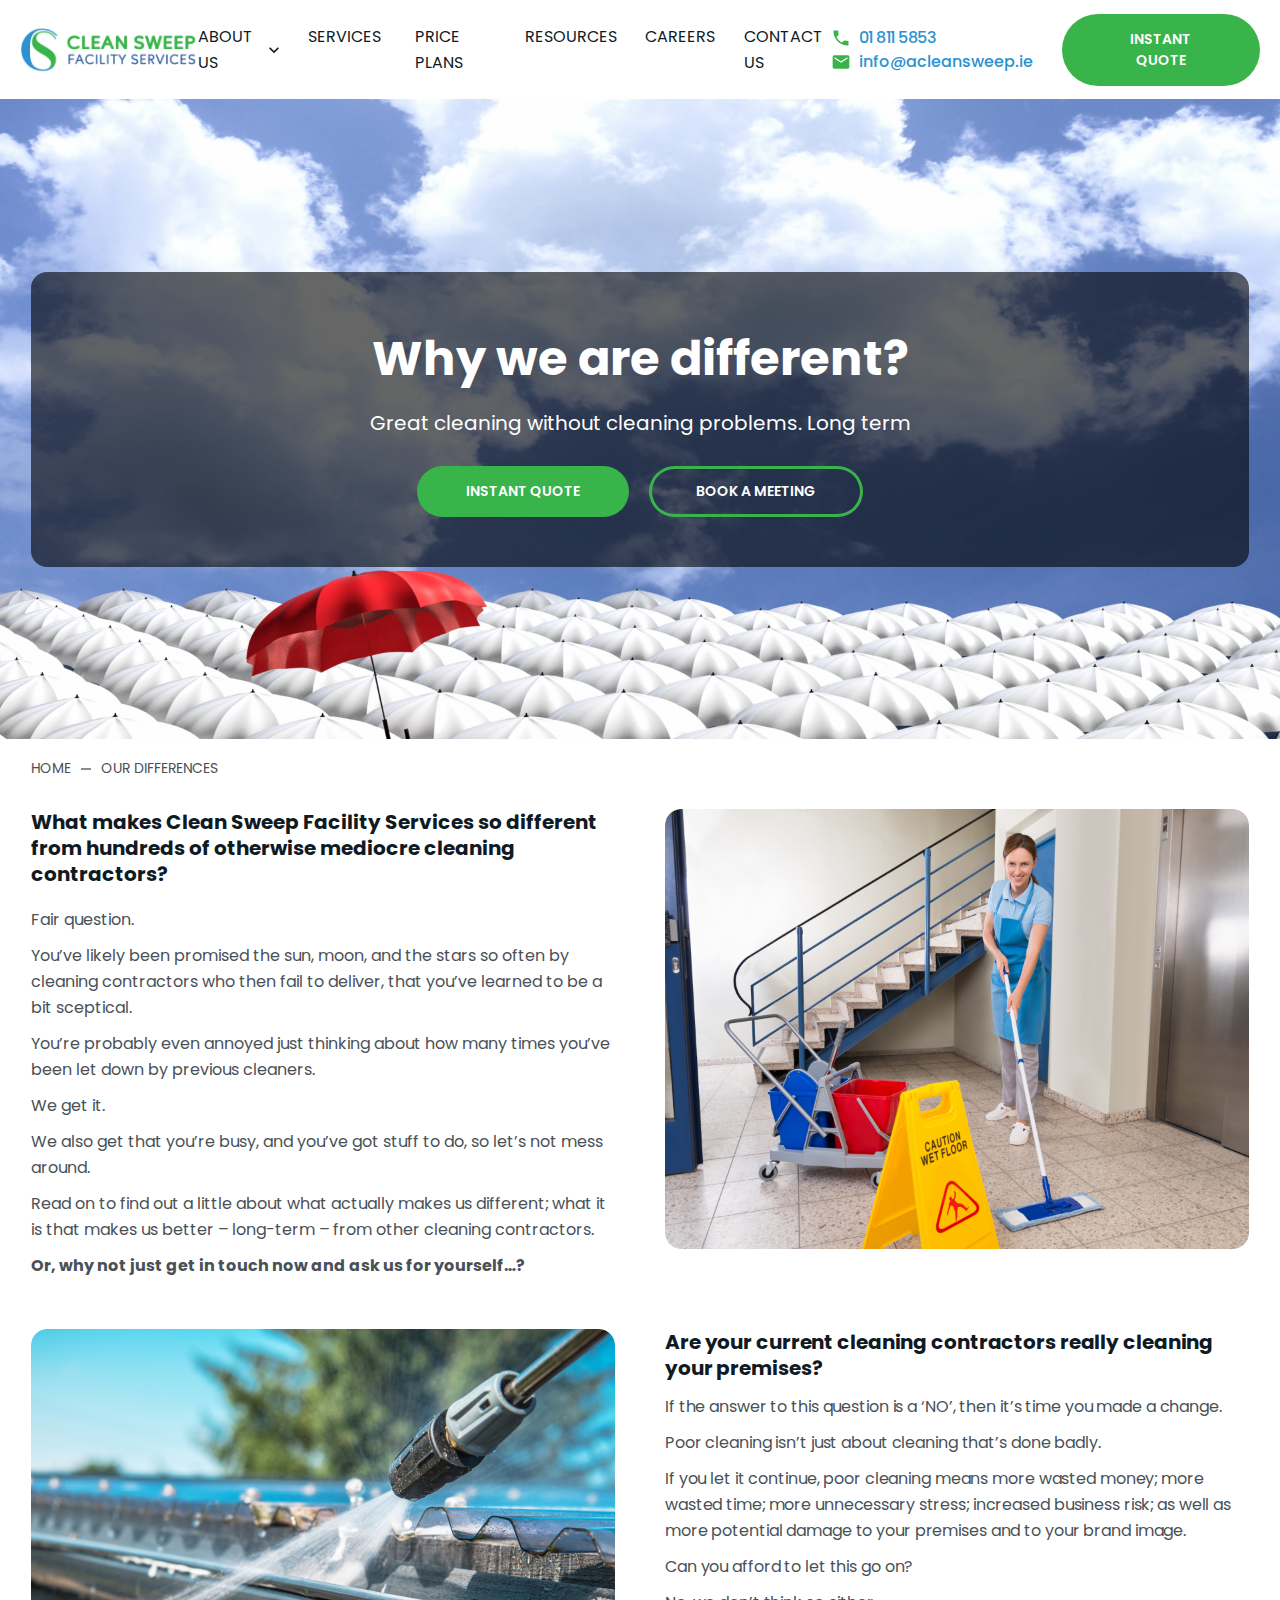
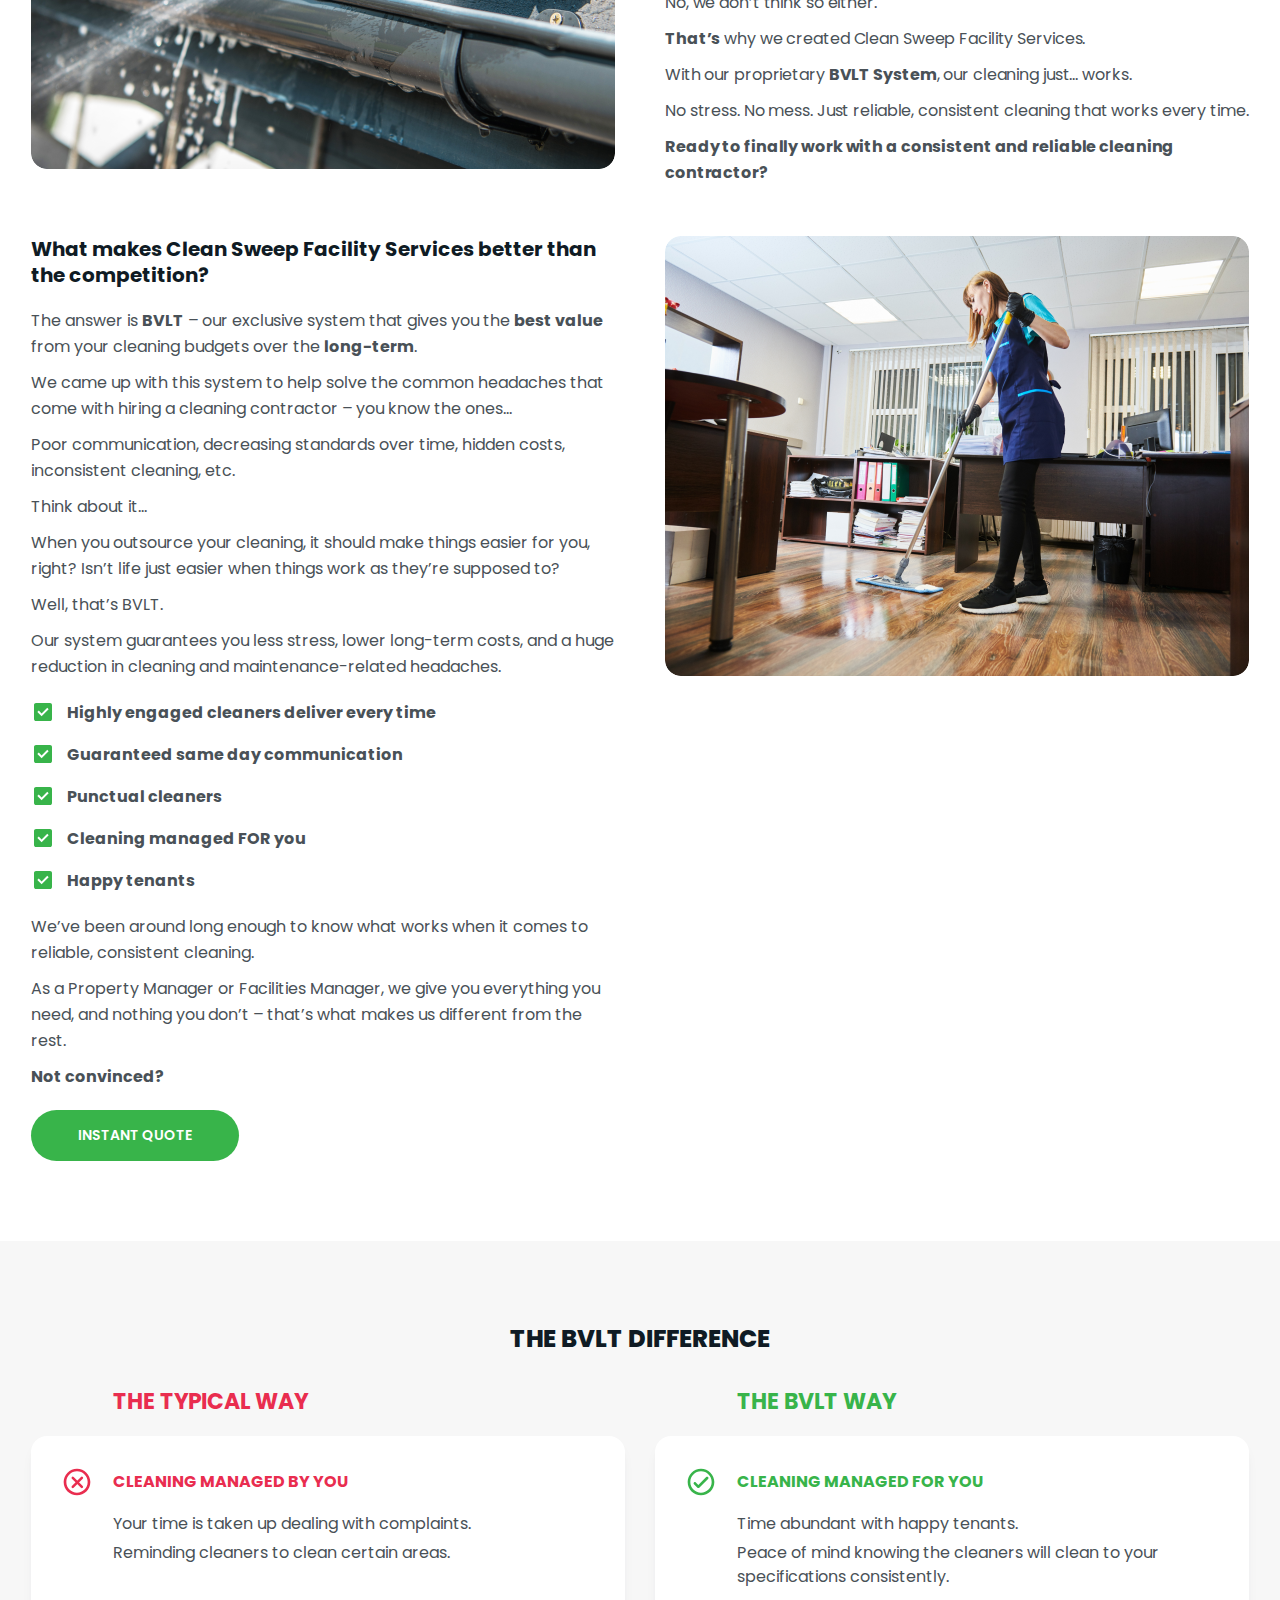
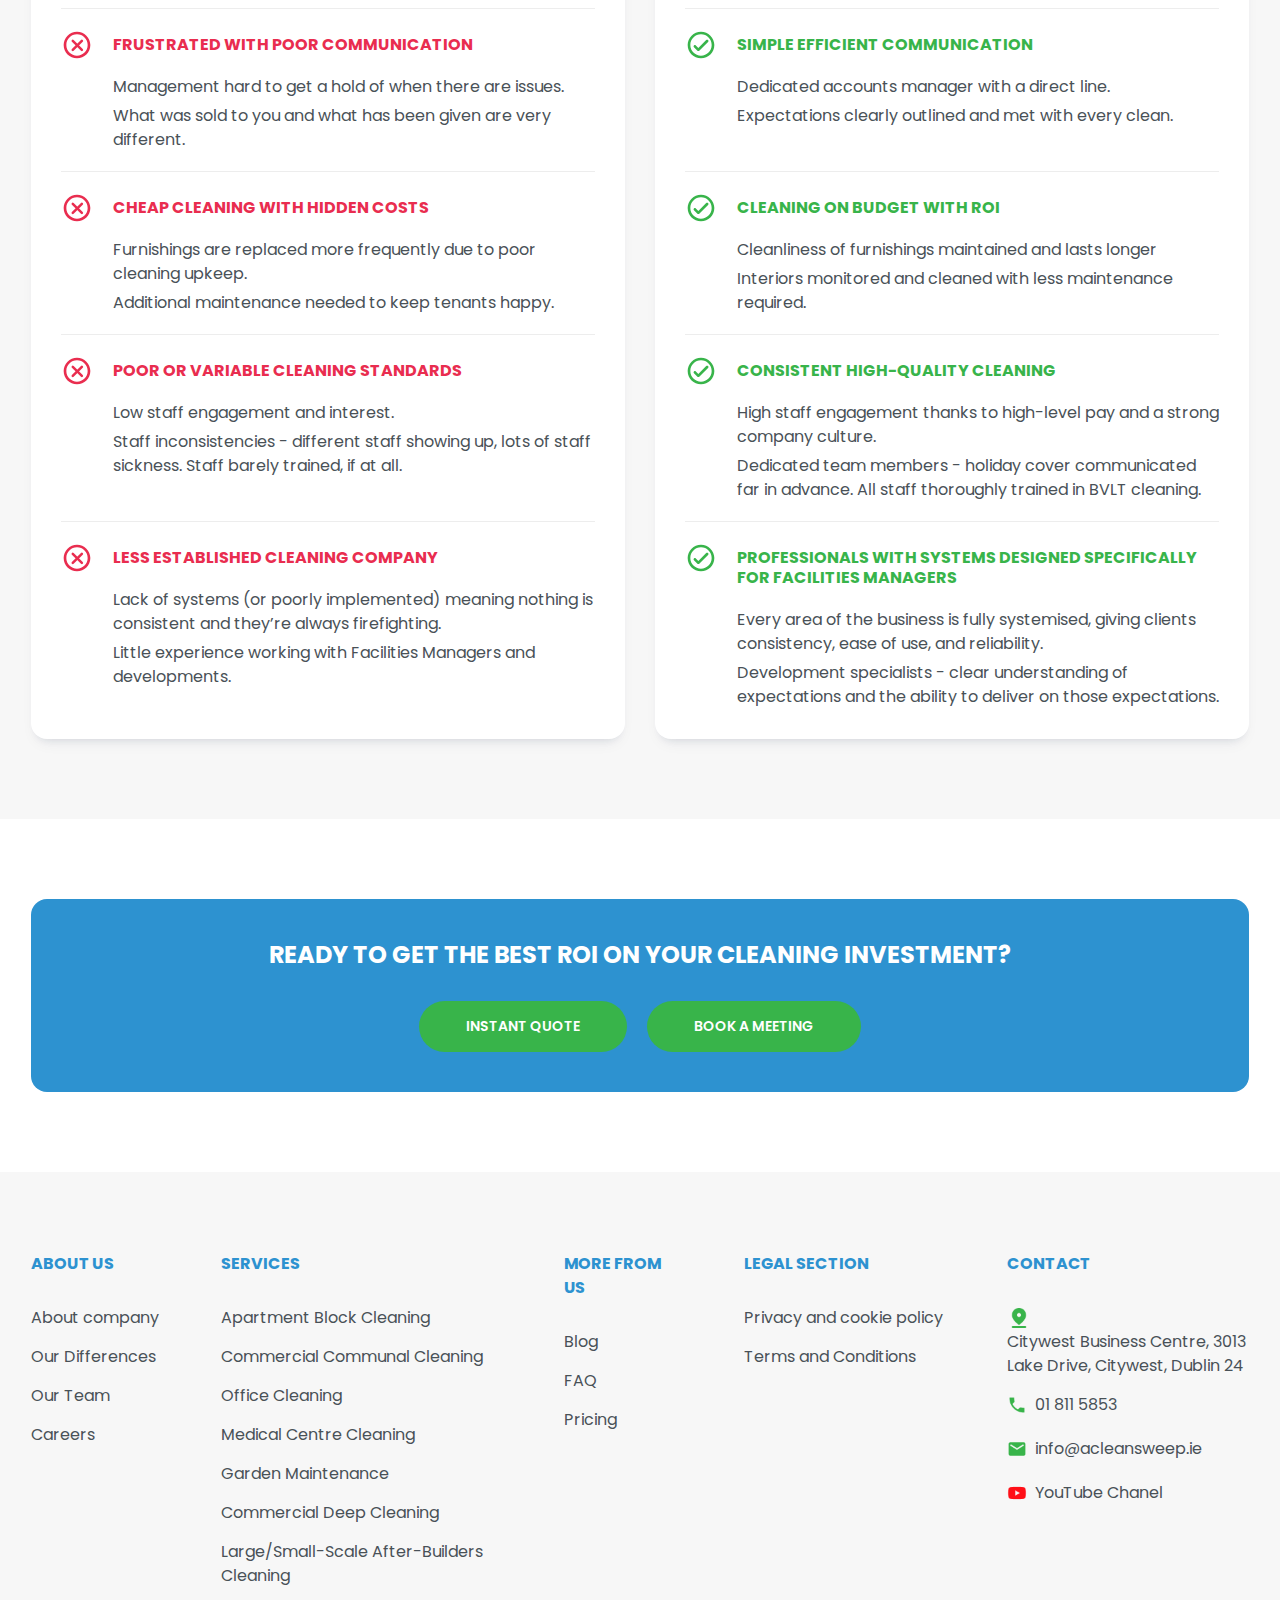
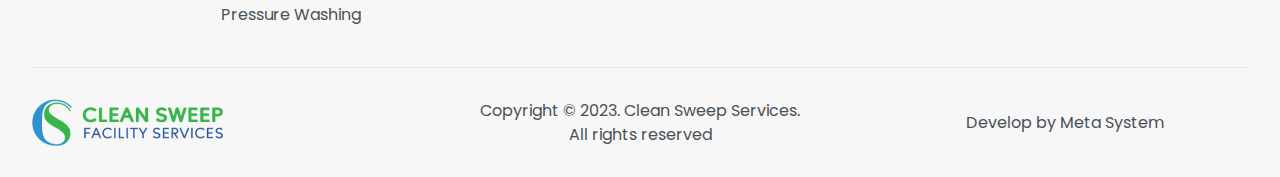
<file: why-we-are-different.html>
<!DOCTYPE html>
<!DOCTYPE html>
<html lang="en">
<head>
    <meta charset="UTF-8">
    <meta name="viewport"
          content="width=device-width, user-scalable=no, initial-scale=1.0, maximum-scale=1.0, minimum-scale=1.0">
    <meta http-equiv="X-UA-Compatible" content="ie=edge">

    <link rel="preconnect" href="https://fonts.googleapis.com">
    <link rel="preconnect" href="https://fonts.gstatic.com" crossorigin>
    <link href="https://fonts.googleapis.com/css2?family=Poppins:ital,wght@0,100;0,200;0,300;0,400;0,500;0,600;0,700;0,800;0,900;1,100;1,200;1,300;1,400;1,500;1,600;1,700;1,800;1,900&display=swap"
          rel="stylesheet">

    <link
            rel="stylesheet"
            href="https://cdn.jsdelivr.net/npm/swiper@11/swiper-bundle.min.css"
    />
    <link rel="stylesheet" href="css/reset.css">
    <link rel="stylesheet" href="css/components/components.css">
    <link rel="stylesheet" href="css/style.css">
    <link rel="stylesheet" href="css/header.css">
    <link rel="stylesheet" href="css/menu.css">
    <link rel="stylesheet" href="css/components/banner.css">
    <link rel="stylesheet" href="css/pages/different.css">
    <link rel="stylesheet" href="css/components/blue-block.css">
    <link rel="stylesheet" href="css/footer.css">
    <link rel="stylesheet" href="css/popup.css">
    <title>Why we are different</title>
</head>
<body>

<div class="wrapper">

    <div id="mobile-menu-wrapper" class="mobile-menu__wrapper hide-desktop">
        <div class="mobile-menu">
            <div class="mobile-menu__header">
                <a href="/" class="mobile-menu__logo">
                    <img src="img/logo.png" alt="">
                </a>
                <button id="mobile-menu-button-close" class="mobile-menu__button-close">
                    <svg width="42" height="42" viewBox="0 0 42 42" fill="none" xmlns="http://www.w3.org/2000/svg">
                        <path d="M8.52513 11.4749L30.799 33.7487L33.2739 31.2739L11 9L8.52513 11.4749Z"
                              fill="currentColor"/>
                        <path d="M11.4749 33.4749L9 31L31.2739 8.72614L33.7487 11.201L11.4749 33.4749Z"
                              fill="currentColor"/>
                    </svg>
                </button>
            </div>

            <div id="mobile-menu-content" class="mobile-menu__content">

            </div>

            <div id="mobile-menu-footer" class="mobile-menu__footer">

            </div>
        </div>
        <div id="mobile-menu-bg" class="mobile-menu__bg"></div>
    </div>

    <header class="header">
        <div class="container">

            <div class="header__inner">

                <a href="/" class="header__logo">
                    <img src="img/logo.png" alt="">
                </a>
                <nav id="header-menu" class="header-menu">
                    <ul class="header-menu__list">
                        <li class="header-menu__item">
                            <div class="header-menu__item-header">
                                <a href="about-us.html" class="header-menu__link">About Us</a>
                                <button class="header-menu__arrow">
                                    <img src="img/icons/arrown-down.svg" alt="">
                                </button>
                            </div>

                            <ul class="header-menu__submenu">
                                <li>
                                    <a href="#">Apartment Block Cleaning</a>
                                </li>
                                <li>
                                    <a href="#">Commercial Communal Cleaning</a>
                                </li>
                                <li>
                                    <a href="#">Medical Centre Cleaning</a>
                                </li>
                                <li>
                                    <a href="#">Office Cleaning</a>
                                </li>
                                <li>
                                    <a href="#">Commercial Deep Cleaning</a>
                                </li>
                                <li>
                                    <a href="#">Garden Maintenance</a>
                                </li>
                                <li>
                                    <a href="#">Pressure Washing</a>
                                </li>
                                <li>
                                    <a href="#">After-Builders Cleaning</a>
                                </li>
                            </ul>
                        </li>
                        <li class="header-menu__item">
                            <div class="header-menu__item-header">
                                <a href="services.html" class="header-menu__link">Services</a>
                                <button class="header-menu__arrow">
                                    <img src="img/icons/arrown-down.svg" alt="">
                                </button>
                            </div>

                            <ul class="header-menu__submenu">
                                <li>
                                    <a href="#">Apartment Block Cleaning</a>
                                </li>
                                <li>
                                    <a href="#">Commercial Communal Cleaning</a>
                                </li>
                                <li>
                                    <a href="#">Medical Centre Cleaning</a>
                                </li>
                                <li>
                                    <a href="#">Office Cleaning</a>
                                </li>
                                <li>
                                    <a href="#">Commercial Deep Cleaning</a>
                                </li>
                                <li>
                                    <a href="#">Garden Maintenance</a>
                                </li>
                                <li>
                                    <a href="#">Pressure Washing</a>
                                </li>
                                <li>
                                    <a href="#">After-Builders Cleaning</a>
                                </li>
                            </ul>
                        </li>
                        <li class="header-menu__item">
                            <div class="header-menu__item-header">
                                <a href="/" class="header-menu__link">Price Plans</a>
                            </div>
                        </li>
                        <li class="header-menu__item">
                            <div class="header-menu__item-header">
                                <a href="/" class="header-menu__link">Resources</a>
                            </div>
                        </li>
                        <li class="header-menu__item">
                            <div class="header-menu__item-header">
                                <a href="/" class="header-menu__link">Careers</a>
                            </div>
                        </li>
                        <li class="header-menu__item">
                            <div class="header-menu__item-header">
                                <a href="/" class="header-menu__link">Contact Us</a>
                            </div>
                        </li>
                    </ul>
                </nav>
                <div id="header-contacts" class="header__contacts">
                    <a href="tel:018115853">
                        <img src="img/icons/phone.svg" alt="">
                        01 811 5853
                    </a>
                    <a href="mailto:info@acleansweep.ie">
                        <img src="img/icons/mail.svg" alt="">
                        info@acleansweep.ie
                    </a>
                </div>
                <button id="header-button" class="button open-popup">
                    instant quote
                </button>

                <button id="mobile-menu-button" class="mobile-menu__button hide-desktop" aria-label="Open menu button">
                    <svg width="42" height="42" viewBox="0 0 42 42" fill="none" xmlns="http://www.w3.org/2000/svg">
                        <path d="M5.25 31.5H36.75V28H5.25V31.5ZM5.25 22.75H36.75V19.25H5.25V22.75ZM5.25 10.5V14H36.75V10.5H5.25Z"
                              fill="currentColor"/>
                    </svg>
                </button>
            </div>
        </div>
    </header>

    <main class="page different-page">

        <section class="banner">

            <picture class="banner__bg">
                <source srcset="img/why-we-different/bg-desktop.jpg" media="(min-width: 1200px)">
                <source srcset="img/why-we-different/bg-horizontal.jpg" media="(min-width: 992px)">
                <source srcset="img/why-we-different/bg-vertical.jpg" media="(min-width: 768px)">
                <source srcset="img/why-we-different/bg-mobile.jpg" media="(min-width: 320px)">
                <img src="img/why-we-different/bg-desktop.jpg" alt="">
            </picture>

            <div class="container">
                <div class="banner__inner">

                    <h1 class="banner__title">Why we are different?</h1>
                    <p class="banner__text">Great cleaning without cleaning problems. Long term</p>
                    <div class="banner__buttons">
                        <button class="button open-popup">instant quote</button>
                        <button class="button button-transparent button-text-white">book a meeting</button>
                    </div>
                </div>
            </div>
        </section>

        <div class="container">
            <ul class="breadcrumbs">
                <li>
                    <a href="/">Home</a>
                </li>
                <li>Our Differences</li>
            </ul>

            <ul class="block-lists">
                <li class="block">
                    <div class="block__content user-content">
                        <h2>
                            What makes Clean Sweep Facility Services so different from hundreds of otherwise
                            mediocre
                            cleaning contractors?
                        </h2>
                        <p>Fair question.</p>
                        <p>You’ve likely been promised the sun, moon, and the stars so often by cleaning contractors
                            who
                            then fail to deliver, that you’ve learned to be a bit sceptical.</p>
                        <p>You’re probably even annoyed just thinking about how many times you’ve been let down by
                            previous
                            cleaners.</p>
                        <p>We get it.</p>
                        <p>We also get that you’re busy, and you’ve got stuff to do, so let’s not mess around.</p>
                        <p>Read on to find out a little about what actually makes us different; what it is that
                            makes us
                            better – long-term – from other cleaning contractors.</p>
                        <p><b>Or, why not just get in touch now and ask us for yourself…?</b></p>
                    </div>
                    <div class="block__img">
                        <picture>
                            <source srcset="img/why-we-different/image-1-tablet-horizontal.png"
                                    media="(min-width: 992px)">
                            <source srcset="img/why-we-different/image-1-tablet-v.png"
                                    media="(min-width: 768px)">
                            <img src="img/why-we-different/image-1-tablet-horizontal.png" alt="">
                        </picture>
                    </div>
                </li>
                <li class="block">
                    <div class="block__content user-content">
                        <h2>Are your current cleaning contractors really cleaning your premises?</h2>
                        <p>If the answer to this question is a ‘NO’, then it’s time you made a change.</p>
                        <p>Poor cleaning isn’t just about cleaning that’s done badly.</p>
                        <p>If you let it continue, poor cleaning means more wasted money; more wasted time; more
                            unnecessary stress; increased business risk; as well as more potential damage to your
                            premises and to your brand image.</p>
                        <p>Can you afford to let this go on?</p>
                        <p>No, we don’t think so either.</p>
                        <p><b>That’s</b> why we created Clean Sweep Facility Services.</p>
                        <p>With our proprietary <b>BVLT System</b>, our cleaning just… works.</p>
                        <p>No stress. No mess. Just reliable, consistent cleaning that works every time.</p>
                        <p><b>Ready to finally work with a consistent and reliable cleaning contractor?</b></p>
                    </div>
                    <div class="block__img">
                        <picture>
                            <source srcset="img/why-we-different/image-2-tablet-horizontal.png"
                                    media="(min-width: 992px)">
                            <source srcset="img/why-we-different/image-2-tablet-vertical.png"
                                    media="(min-width: 768px)">
                            <img src="img/why-we-different/image-2-tablet-horizontal.png" alt="">
                        </picture>
                    </div>
                </li>


                <li class="block">
                    <div class="block__content user-content">
                        <h2>What makes Clean Sweep Facility Services better than the competition?</h2>
                        <p>The answer is <b>BVLT</b> – our exclusive system that gives you the <b>best value</b>
                            from your cleaning
                            budgets over the <b>long-term</b>.</p>
                        <p>We came up with this system to help solve the common headaches that come with hiring a
                            cleaning contractor – you know the ones…</p>
                        <p>Poor communication, decreasing standards over time, hidden costs, inconsistent cleaning,
                            etc.</p>
                        <p>Think about it…</p>
                        <p>When you outsource your cleaning, it should make things easier for you, right? Isn’t life
                            just
                            easier when things work as they’re supposed to?</p>
                        <p>Well, that’s BVLT.</p>
                        <p>Our system guarantees you less stress, lower long-term costs, and a huge reduction in
                            cleaning and maintenance-related headaches.</p>
                        <ul>
                            <li>
                                Highly engaged cleaners deliver every time
                            </li>
                            <li>
                                Guaranteed same day communication
                            <li>
                                Punctual cleaners
                            </li>
                            <li>
                                Cleaning managed FOR you
                            </li>
                            <li>
                                Happy tenants
                            </li>
                        </ul>

                        <p>We’ve been around long enough to know what works when it comes to reliable, consistent
                            cleaning.</p>
                        <p>As a Property Manager or Facilities Manager, we give you everything you need, and nothing
                            you
                            don’t – that’s what makes us different from the rest.</p>
                        <p><b>Not convinced?</b></p>

                        <button class="button">instant quote</button>
                    </div>
                    <div class="block__img">
                        <picture>
                            <source srcset="img/why-we-different/image-3-tablet-horizontal.png" media="(min-width: 992px)">
                            <source srcset="img/why-we-different/image-3-tablet-vertical.png" media="(min-width: 768px)">
                            <img src="img/why-we-different/image-3-tablet-horizontal.png" alt="">
                        </picture>
                    </div>
                </li>
            </ul>
        </div>

        <section class="the-bvlt-difference block-m-t block-p-v">
            <div class="container">

                <h2 class="h2">The BVLT Difference</h2>

                <div class="the-bvlt-difference__inner">

                    <div class="the-bvlt-difference__item">
                        <div class="the-bvlt-difference__title">The typical way</div>

                        <ul id="column-red" class="the-bvlt-difference__list">
                            <li>
                                <h3 class="h3">Cleaning managed BY YOU</h3>
                                <p>Your time is taken up dealing with complaints.</p>
                                <p>Reminding cleaners to clean certain areas.</p>
                            </li>
                            <li>
                                <h3 class="h3">Frustrated with poor communication</h3>
                                <p>Management hard to get a hold of when there are issues.</p>
                                <p>What was sold to you and what has been given are very different.</p>
                            </li>
                            <li>
                                <h3 class="h3">Cheap cleaning with hidden costs</h3>
                                <p>Furnishings are replaced more frequently due to poor cleaning upkeep.</p>
                                <p>Additional maintenance needed to keep tenants happy.</p>
                            </li>
                            <li>
                                <h3 class="h3">Poor or variable cleaning standards</h3>
                                <p>Low staff engagement and interest.</p>
                                <p>Staff inconsistencies - different staff showing up, lots of staff sickness. Staff
                                    barely trained, if at all.</p>
                            </li>
                            <li>
                                <h3 class="h3">Less established cleaning company</h3>
                                <p>Lack of systems (or poorly implemented) meaning nothing is consistent and they’re
                                    always firefighting.</p>
                                <p>Little experience working with Facilities Managers and developments.</p>
                            </li>
                        </ul>
                    </div>

                    <div class="the-bvlt-difference__item">
                        <div class="the-bvlt-difference__title">The BVLT way</div>

                        <ul id="column-green" class="the-bvlt-difference__list">
                            <li>
                                <h3 class="h3">Cleaning managed FOR you</h3>
                                <p>Time abundant with happy tenants.</p>
                                <p>Peace of mind knowing the cleaners will clean to your specifications
                                    consistently.</p>
                            </li>
                            <li>
                                <h3 class="h3">Simple efficient communication</h3>
                                <p>Dedicated accounts manager with a direct line.</p>
                                <p>Expectations clearly outlined and met with every clean.</p>
                            </li>
                            <li>
                                <h3 class="h3">Cleaning on budget with ROI</h3>
                                <p>Cleanliness of furnishings maintained and lasts longer</p>
                                <p>Interiors monitored and cleaned with less maintenance required.</p>
                            </li>
                            <li>
                                <h3 class="h3">Consistent high-quality cleaning</h3>
                                <p>High staff engagement thanks to high-level pay and a strong company culture.</p>
                                <p>Dedicated team members - holiday cover communicated far in advance. All staff
                                    thoroughly trained in BVLT cleaning.</p>
                            </li>
                            <li>
                                <h3 class="h3">Professionals with systems designed specifically for Facilities
                                    Managers</h3>
                                <p>Every area of the business is fully systemised, giving clients consistency, ease of
                                    use, and reliability.</p>
                                <p>Development specialists - clear understanding of expectations and the ability to
                                    deliver on those expectations.</p>
                            </li>
                        </ul>
                    </div>
                </div>

            </div>
        </section>

        <div class="container">
            <div class="blue-block block-m-v">
                <div class="blue-block__title">
                    Ready to get the best ROI on your cleaning investment?
                </div>
                <div class="blue-block__buttons">
                    <button class="button">instant quote</button>
                    <button class="button">book a meeting</button>
                </div>
            </div>
        </div>

    </main>

    <footer class="footer">
        <div class="container">
            <div class="footer__inner">
                <div class="footer__item">

                    <h3 class="h3">
                        About us
                        <img class="hide-desktop" src="img/icons/chevron-down-blue.svg" alt="">
                    </h3>

                    <ul class="footer__menu">
                        <li>
                            <a href="about-us.html">About company</a>
                        </li>
                        <li>
                            <a href="why-we-are-different.html">Our Differences</a>
                        </li>
                        <li>
                            <a href="#">Our Team</a>
                        </li>
                        <li>
                            <a href="#">Careers</a>
                        </li>
                    </ul>
                </div>

                <div class="footer__item">
                    <h3 class="h3">
                        Services
                        <img class="hide-desktop" src="img/icons/chevron-down-blue.svg" alt="">
                    </h3>

                    <ul class="footer__menu">
                        <li>
                            <a href="#">Apartment Block Cleaning</a>
                        </li>
                        <li>
                            <a href="#">Commercial Communal Cleaning</a>
                        </li>
                        <li>
                            <a href="#">Office Cleaning</a>
                        </li>
                        <li>
                            <a href="#">Medical Centre Cleaning</a>
                        </li>
                        <li>
                            <a href="#">Garden Maintenance</a>
                        </li>
                        <li>
                            <a href="#">Commercial Deep Cleaning</a>
                        </li>
                        <li>
                            <a href="#">Large/Small-Scale After-Builders Cleaning</a>
                        </li>
                        <li>
                            <a href="#">Pressure Washing</a>
                        </li>
                    </ul>
                </div>

                <div class="footer__item">
                    <h3 class="h3">
                        More from us
                        <img class="hide-desktop" src="img/icons/chevron-down-blue.svg" alt="">
                    </h3>

                    <ul class="footer__menu">
                        <li>
                            <a href="#">Blog</a>
                        </li>
                        <li>
                            <a href="#">FAQ</a>
                        </li>
                        <li>
                            <a href="#">Pricing</a>
                        </li>
                    </ul>
                </div>

                <div class="footer__item">
                    <h3 class="h3">
                        legal section
                        <img class="hide-desktop" src="img/icons/chevron-down-blue.svg" alt="">
                    </h3>

                    <ul class="footer__menu">
                        <li>
                            <a href="#">Privacy and cookie policy</a>
                        </li>
                        <li>
                            <a href="#">Terms and Conditions</a>
                        </li>
                    </ul>
                </div>

                <div class="footer__item footer__item-contacts">
                    <h3 class="h3">
                        Contact
                        <img class="hide-desktop" src="img/icons/chevron-down-blue.svg" alt="">
                    </h3>

                    <ul class="footer__menu">
                        <li class="address">
                            <img src="img/icons/address.png" width="24" height="24" alt="">
                            Citywest Business Centre, 3013 Lake Drive, Citywest, Dublin 24
                        </li>
                        <li>
                            <a href="tel:018115853">
                                <img src="img/icons/phone.png" width="20" height="20" alt="">
                                01 811 5853
                            </a>
                        </li>
                        <li>
                            <a href="mailto:info@acleansweep.ie">
                                <img src="img/icons/mail.png" width="20" height="20" alt="">
                                info@acleansweep.ie
                            </a>
                        </li>
                        <li>
                            <a href="https://youtu.be/M4k2ABNYSIg?si=Jp-0YpKA5iLu0057" target="_blank"
                               rel="noopener noreferrer nofollow">
                                <img src="img/icons/youtube.png" width="20" height="20" alt="">
                                YouTube Chanel
                            </a>
                        </li>
                    </ul>
                </div>
            </div>

            <div class="footer__bottom">
                <a href="/" class="footer__logo">
                    <img src="img/logo.png" alt="">
                </a>

                <div class="footer__copyright">
                    <span>Copyright &copy; 2023.</span> Clean Sweep Services.<br>
                    All rights reserved
                </div>

                <div class="footer__develop-company">
                    Develop by Meta System
                </div>
            </div>
        </div>
    </footer>

    <div class="popup-wrap">

        <div class="popup">
            <div class="popup__inner">
                <form id="form" class="form">

                    <div>
                        <div class="form__group">
                            <label class="form__label" for="input-name">Name</label>
                            <input id="input-name" class="form__input" type="text" placeholder="Enter your name">

                            <span class="form__input-error">
                                <img src="img/icons/error.svg" alt="">
                                <span>This field is required</span>
                            </span>
                        </div>

                        <div class="form__group">
                            <label class="form__label" for="input-email">Email</label>
                            <input id="input-email" class="form__input" type="text" placeholder="Enter your email">

                            <span class="form__input-error">
                                <img src="img/icons/error.svg" alt="">
                                <span>Email field is invalid</span>
                            </span>
                        </div>

                        <div class="form__group">
                            <label class="form__label" for="input-phone">Phone</label>
                            <input id="input-phone" class="form__input" type="text" placeholder="Enter your phone">

                            <span class="form__input-error">
                                <img src="img/icons/error.svg" alt="">
                                <span>The phone field is incorrect</span>
                            </span>
                        </div>

                        <div class="form__group">
                            <label class="form__label" for="input-name">Message</label>
                            <textarea class="form__textarea" placeholder="Enter your message"></textarea>
                        </div>
                    </div>

                    <button class="button form__button">submit</button>

                </form>
            </div>
            <button id="popup-close" class="popup__close">
                <svg width="36" height="36" viewBox="0 0 36 36" fill="none" xmlns="http://www.w3.org/2000/svg">
                    <path d="M8.52513 11.4749L30.799 33.7487L33.2739 31.2739L11 9L8.52513 11.4749Z"
                          fill="currentColor"/>
                    <path d="M11.4749 33.4749L9 31L31.2739 8.72614L33.7487 11.201L11.4749 33.4749Z"
                          fill="currentColor"/>
                </svg>
            </button>
        </div>

        <div id="popup-bg" class="popup__bg"></div>
    </div>
</div>

<script src="https://cdn.jsdelivr.net/npm/swiper@11/swiper-bundle.min.js"></script>
<script type="module" src="js/main.js"></script>
</body>
</html>
</file>
<file: css/components/components.css>
.container {
    width: 1258px;
    max-width: 100%;
    margin: 0 auto;
    padding: 0 20px;
}

.block-p-v {
    padding: 80px 0;
}

.block-m-v {
    margin: 80px 0;
}

.block-m-t {
    margin-top: 80px;
}

.block-m-b {
    margin-bottom: 80px;
}

@media (max-width: 1199px) {
    .block-p-v {
        padding: 60px 0;
    }

    .block-m-v {
        margin: 60px 0;
    }

    .block-m-t {
        margin-top: 60px;
    }
    .block-m-b {
        margin-bottom: 60px;
    }
}

@media (max-width: 991px) {
    .block-p-v {
        padding: 50px 0;
    }

    .block-m-v {
        margin: 50px 0;
    }

    .block-m-t {
        margin-top: 50px;
    }
    .block-m-b {
        margin-bottom: 50px;
    }
}

@media (max-width: 767px) {
    .block-p-v {
        padding: 40px 0;
    }

    .block-m-v {
        margin: 40px 0;
    }

    .block-m-t {
        margin-top: 40px;
    }
    .block-m-b {
        margin-bottom: 40px;
    }
}

/* Выравнивание */

.text-center {
    text-align: center;
}

/* Кнопки */

.button {
    padding: 15px 47px;
    font-weight: 600;
    font-size: 14px;
    line-height: 21px;
    text-transform: uppercase;
    color: #fff;
    background: #38B44A;
    border-radius: 50px;
    user-select: none;
}

.button:hover {
    color: #fff;
    background: #2b8e3a;
}

.button-transparent {
    color: #38B44A;
    background: transparent;
    box-shadow: inset 0 0 0 3px #38B44A;
}

.button-transparent:hover {
    color: #fff;
    background: #38B44A;
}

.button-text-white {
    color: #fff;
}

/* Текст */

.subtitle {
    text-align: center;
    text-transform: uppercase;
    letter-spacing: 5px;
    font-weight: 300;
    font-size: 14px;
    line-height: 21px;
    color: #0F1B24;
}

.h3 {
    font-weight: 700;
}

.h2, .h3 {
    text-transform: uppercase;
    color: #0F1B24;
}

.h1 {
    margin-bottom: 30px;
    font-size: 32px;
    line-height: 48px;
    font-weight: 800;
    text-transform: uppercase;
    color: #0F1B24;
}

.h2 {
    margin-bottom: 30px;
    text-align: center;
    font-size: 24px;
    line-height: 36px;
    font-weight: 800;
}

.h3 {
    font-size: 16px;
    line-height: 20px;
}

.more {
    align-items: center;
    margin-top: 10px;
    line-height: 22px;
    color: #38B44A;
}
.more:hover {
    color: #2D92D0;
}
.more svg {
    margin-left: 10px;
}

@media (max-width: 991px) {
    .h1 {
        margin-bottom: 20px;
        font-size: 28px;
        line-height: 42px;
    }
}

@media (max-width: 767px) {
    .h1 {
        font-size: 24px;
        line-height: 36px;
    }
    .h2 {
        margin-bottom: 20px;
        font-size: 20px;
        line-height: 30px;
    }
}

/* Цвета */
.bg {
    background: #F7F7F7;
}

.bg-white {
    background: #fff;
}

.color-green {
    color: #38B44A;
}

.color-blue {
    color: #2D92D0;
}

/* SWIPER */

.swiper-position {
    position: relative;
}

.swiper {
    user-select: none;
}

.swiper-button {
    position: absolute;
    z-index: 1;
    top: 50%;
    transform: translateY(-50%);
    width: 40px;
    height: 40px;
    border: 1px solid #f0f0f0;
    border-radius: 50%;
    display: flex;
    justify-content: center;
    align-items: center;
    box-shadow: 0 6px 8px -6px rgba(24, 39, 75, .12), 0 8px 16px -6px rgba(24, 39, 75, .08);
    transition: .3s;
    background: #fff;
    cursor: pointer;
}

.swiper-button:hover {
    color: #fff;
    background-color: #2d92d0;
    border-color: #2d92d0;
}

.swiper-button-left {
    right: 100%;
    margin-right: 20px;
    padding-right: 2px;
}

.swiper-button-right {
    left: 100%;
    margin-left: 20px;
    padding-left: 2px;
}

.swiper-button-disabled {
    opacity: .35;
    cursor: auto;
    pointer-events: none;
}

.swiper-button svg {
    width: 14px;
    height: 14px;
}

.swiper-pagination {
    position: static;
    display: flex;
    justify-content: center;
    margin-top: 30px;
}

.swiper-pagination-bullet {
    width: 10px;
    height: 10px;
    margin: 0 4px !important;
    background: #38b44a;
    opacity: .35;
    cursor: pointer;
}

.swiper-pagination-bullet-active {
    width: 22px;
    border-radius: 10px;
    opacity: 1;
}

/* Форма */

.form__group:not(:last-child) {
    margin-bottom: 30px;
}

.form__label {
    display: block;
    line-height: 24px;
    font-weight: 500;
    margin-bottom: 6px;
    color: #0F1B24;
}

.form__input, .form__textarea {
    width: 100%;
    padding-left: 20px;
    padding-right: 20px;
    border: 1px solid #495157;
}

.form__input:focus, .form__textarea:focus {
    border-color: #2D92D0;
}

.form__input::placeholder, .form__textarea::placeholder {
    color: #495157;
}

.form__input {
    height: 51px;
    border-radius: 100px;
}

.form__textarea {
    display: block;
    height: 130px;
    padding-top: 11px;
    padding-bottom: 11px;
    border-radius: 22px;
}

.form__button {
    width: 100%;
    margin-top: 20px;
}

.form__input-error {
    visibility: hidden;
    height: 0;
    display: flex;
    align-items: center;
    gap: 7px;
    font-size: 14px;
    line-height: 17px;
    color: #9D9D9D;
}


.form__input.error + .form__input-error {
    height: auto;
    margin-top: 5px;
    visibility: visible;
}

.form__input-error span {
    padding-top: 1px;
}

/* Хлебные крошки */

body:has(.banner) .breadcrumbs {
    margin-top: 16px;
}

.breadcrumbs {
    margin: 26px 0 28px;
}

.breadcrumbs li {
    display: inline;
    font-size: 14px;
    line-height: 21px;
    text-transform: uppercase;
}

.breadcrumbs li:not(:last-child) {
    position: relative;
    margin-right: 26px;
}

.breadcrumbs li:not(:last-child):before {
    content: '';
    position: absolute;
    left: 100%;
    top: 50%;
    transform: translateY(-50%);
    width: 10px;
    margin-top: 1px;
    margin-left: 6px;
    border-bottom: 1px solid #0F1B24
}

/* Пагинация */
.pagination {
    margin-top: 30px;
    display: flex;
    justify-content: center;
}

.pagination__inner {
    display: flex;
    justify-content: center;
    flex-wrap: wrap;
}

.pagination__item {
    flex-shrink: 0;
    width: 40px;
    height: 40px;
    display: flex;
    justify-content: center;
    align-items: center;
    font-family: 'Roboto', sans-serif;
    border-radius: 50%;
    user-select: none;
    transition: .3s;
}

a.pagination__item:hover {
    color: #2D92D0;
}

span.pagination__item.active,
a.pagination__item-prev:hover,
a.pagination__item-next:hover {
    background: #2D92D0;
    color: #fff;
}

.pagination__item-prev, .pagination__item-next {
    border: 1px solid #495157;
}

a.pagination__item-prev:hover,
a.pagination__item-next:hover {
    border-color: #2D92D0;
}

span.pagination__item-prev,
span.pagination__item-next {
    opacity: .6;
}

.pagination__item-prev {
    margin-right: 15px;
    padding-right: 2px;
}

.pagination__item-next {
    margin-left: 15px;
    padding-left: 2px;
}

/* Список контактов */
.contacts-list {
    font-weight: 500;
}

.contacts-list li:not(:last-child) {
    margin-bottom: 15px;
}

.contacts-list li:has(img) {
    display: flex;
}

.contacts-list .address {
    gap: 6px;
}

.contacts-list a:hover {
    text-decoration: underline;
}

.contacts-list a:has(img) {
    align-items: center;
    gap: 8px;
}

/* Контент юзера */

.block {
    display: flex;
    justify-content: space-between;
}

.block__img img {
    border-radius: 16px;
}

.block:nth-child(even) .block__img {
    order: -1;
}

.block:not(:last-child) {
    margin-bottom: 50px;
}

.block:nth-child(2) .block__content {
    letter-spacing: -.11px;
}

.block:nth-child(2) h2 {
    margin-bottom: 13px;
}

.block > * {
    width: calc(50% - 25px);
}

.user-content > *:first-child {
    margin-top: 0;
}

.user-content > *:last-child {
    margin-bottom: 0;
}

.user-content h2 {
    font-weight: 700;
    font-size: 20px;
    line-height: 26px;
    margin-bottom: 20px;
    color: #0F1B24;
}

.user-content p:not(:last-child) {
    margin-bottom: 10px;
}

.user-content ul {
    margin: 20px 0;
}

.user-content li {
    display: flex;
    gap: 12px;
    padding-left: 36px;
    background: url("../../img/icons/check.svg") no-repeat left top;
    font-weight: 700;
}

.user-content li:not(:last-child) {
    margin-bottom: 16px;
}

.user-content .button {
    margin-top: 10px;
}

@media (min-width: 1200px) {
    .hide-desktop {
        display: none;
    }
}

@media (max-width: 1199px) {
    .swiper-button {
        display: none;
    }

    .block:not(:last-child) {
        margin-bottom: 30px;
    }

    .block > * {
        width: calc(50% - 15px);
    }

    .user-content h2 {
        margin-bottom: 12px;
    }

    .block:nth-child(2) .block__content {
        letter-spacing: -0.1px;
    }

    .block:nth-child(3) .block__content {
        letter-spacing: -0.05px;
    }

    .user-content ul {
        margin: 12px 0;
    }

    .subtitle {
        display: none;
    }
    .user-content .button {
        margin-top: 1px;
    }
}

@media (max-width: 991px) {
    .breadcrumbs {
        margin: 26px 0 20px;
    }

    .block {
        flex-direction: column;
        gap: 20px;
    }

    .block > * {
        width: 100%;
    }

    .block__img {
        order: -1;
    }

    .user-content h2 {
        font-size: 18px;
    }

    .block:nth-child(2) .block__content {
        letter-spacing: 0;
    }

    .block:nth-child(3) .block__content p {
        letter-spacing: -0.03px;
    }
}

@media (max-width: 767px) {
    .breadcrumbs {
        margin: 16px 0 20px;
    }
    .swiper-pagination {
        margin-top: 20px;
    }

    .h1 {
        font-size: 24px;
        line-height: 36px;
    }

    .block:not(:last-child) {
        margin-bottom: 29px;
    }

    .block:first-child .block__content {
        letter-spacing: -.1px;
    }

    .block:nth-child(2) h2 {
        margin-bottom: 12px;
    }
    .block:nth-child(3) .block__content p {
        letter-spacing: -0.1px;
    }
}
</file>
<file: css/style.css>
body {
    font-weight: 400;
    font-size: 16px;
    line-height: 26px;
    font-family: Poppins, Arial, sans-serif;
    color: #495157;
    background: #fff;
}

body:has(.page-price-plans) .footer,
body:has(.page-faq) .footer,
body:has(.page-blog) .footer {
    background: #fff;
}

a:hover {
    color: #38B44A;
}

.wrapper {
    min-height: 100vh;
    overflow: hidden;
    display: flex;
    flex-direction: column;
}

.page {
    flex-grow: 1;
}

.main-page > *:not(.banner) {
    padding: 80px 0;
}

.how-bvlt-can-help-you {
    padding: 80px 0;
    background: #F7F7F7;
}

.how-bvlt-can-help-you__list {
    display: flex;
    flex-wrap: wrap;
    margin: 0 -15px -30px;
}

.how-bvlt-can-help-you__list .item {
    position: relative;
    width: calc(33.33% - 30px);
    margin: 0 15px 30px;
    padding: 40px;
    background: #fff;
    box-shadow: 0 8px 16px -6px #18274B14, 0 6px 8px -6px #18274B1F;
    border-radius: 16px;
}

.how-bvlt-can-help-you__list .item-blue {
    align-self: flex-start;
    color: #fff;
    background: #2D92D0;
    box-shadow: none;
}

.how-bvlt-can-help-you__list .item-blue .h3 {
    margin-bottom: 12px;
    line-height: 28px;
    color: #fff;
}

.how-bvlt-can-help-you__list .item-blue .h3:before {
    display: none;
}

.how-bvlt-can-help-you__list .item-blue .button {
    margin-top: 12px;
}

.how-bvlt-can-help-you__list .number {
    position: absolute;
    top: 20px;
    right: 20px;
    font-size: 22px;
    line-height: 33px;
    font-weight: 500;
    color: #38B44A;
}

.how-bvlt-can-help-you__list .h3 {
    position: relative;
    margin-bottom: 43px;
}

.how-bvlt-can-help-you__list .h3:before {
    content: '';
    position: absolute;
    top: 100%;
    left: 0;
    width: 70px;
    height: 3px;
    margin-top: 20px;
    background: #2D92D0;
}

.try-bvlt-system {
    padding: 80px;
    background: #F7F7F7;
}

.try-bvlt-system__inner {
    display: flex;
    align-items: center;
}

.try-bvlt-system__text p:not(:last-child) {
    margin-bottom: 15px;
}

.try-bvlt-system__blue-block {
    flex-shrink: 0;
    width: 373px;
    text-align: center;
    text-transform: uppercase;
    margin-left: 50px;
    padding: 30px 27px;
    background: #2D92D0;
    border-radius: 16px;
}

.try-bvlt-system__blue-block .title {
    font-size: 20px;
    line-height: 28px;
    font-weight: 700;
    color: #fff;
}

.try-bvlt-system .button {
    margin-top: 20px;
}

.reviews .swiper {
    margin-bottom: -10px;
    padding-bottom: 10px;
}

.reviews__list {
    display: flex;
}

.reviews__item {
    height: auto;
    display: flex;
    flex-direction: column;
    padding: 29px;
    background: #fff;
    box-shadow: 0 8px 16px -6px #18274B14, 0 6px 8px -6px #18274B1F;
    border: 1px solid #F0F0F0;
    border-radius: 16px;
    user-select: none;
}

.reviews__item .head {
    display: flex;
    justify-content: space-between;
    align-items: center;
    margin-bottom: 12px;
}

.reviews__item .brand {
    width: 110px;
    height: 42px;
}

.reviews__item p {
    flex-grow: 1;
}

.author {
    display: flex;
    align-items: center;
    gap: 13px;
    margin-top: 20px;
    line-height: 20px;
}

.author__img {
    width: 63px;
    height: 63px;
    border-radius: 50%;
    overflow: hidden;
}

.author__img img {
    width: 100%;
    height: 100%;
    object-fit: cover;
}

.author__name {
    margin-bottom: 5px;
    font-size: 18px;
    font-weight: 500;
    color: #0F1B24;
}

.reviews .swiper-button {
    margin-top: -25px;
}

.reviews .button {
    margin-top: 30px;
}

.brands .swiper {
    margin-bottom: -10px;
    padding-bottom: 10px;
}

.brands .swiper-button {
    margin-top: -2.5px;
}

.brands__item {
    padding: 23px;
    background: #fff;
    border: 1px solid #F0F0F0;
    border-radius: 16px;
    box-shadow: 0 8px 16px -6px #18274B14, 0 6px 8px -6px #18274B1F;
}

@media (max-width: 1199px) {
    body {
        padding-top: 78px;
    }
    body:has(.page-price-plans) .footer {
        background: #F7F7F7;
    }

    .main-page > *:not(.banner) {
        padding: 60px 0;
    }

    .how-bvlt-can-help-you__list {
        margin: 0 -10px -20px;
    }

    .how-bvlt-can-help-you__list .item {
        width: calc(33.33% - 20px);
        min-height: 357px;
        margin: 0 10px 20px;
        padding: 20px;
    }

    .how-bvlt-can-help-you__list .h3 {
        padding-right: 28px;
    }

    .how-bvlt-can-help-you__list .item:nth-child(3) p {
        letter-spacing: -.1px;
    }

    .how-bvlt-can-help-you__list .item-blue {
        min-height: 235px;
    }

    .try-bvlt-system__blue-block {
        width: 315px;
        margin-left: 30px;
    }

    .try-bvlt-system__blue-block .title {
        font-size: 18px;
        line-height: 25px;
    }

    .try-bvlt-system .button {
        width: 100%;
    }

    .reviews__item {
        padding: 19px;
    }

    .reviews__item p {
        letter-spacing: -.05px;
    }

    .brands__item {
        padding: 19px;
    }
}

@media (max-width: 991px) {
    .try-bvlt-system {
        margin-right: 20px;
    }

    .try-bvlt-system__text {
        letter-spacing: -.08px;
    }

    .try-bvlt-system__blue-block {
        margin-left: 10px;
    }
    .how-bvlt-can-help-you__list .item {
        width: calc(50% - 20px);
        min-height: 305px;
        padding-right: 19px;
    }

    .how-bvlt-can-help-you__list .h3 {
        padding-right: 68px;
    }

    .how-bvlt-can-help-you__list .item-blue {
        min-height: 235px;
    }
    .brands__item {
        padding: 10px;
        height: 83px;
        display: flex;
        justify-content: center;
        align-items: center;
    }
}

/*@media (min-width: 768px) and (max-width: 1199px) {
    .wrapper {
        padding: 2px 10px 0;
    }
}*/

@media (max-width: 767px) {
    body {
        padding-top: 70px;
    }

    .how-bvlt-can-help-you .item {
        width: 100%;
        min-height: auto;
    }

    .how-bvlt-can-help-you__list .h3 {
        padding-right: 48px;
    }

    .reviews .button {
        margin-top: 20px;
    }

    .try-bvlt-system {
        margin-right: 0;
    }

    .try-bvlt-system__inner {
        display: flex;
        flex-direction: column;
        align-items: flex-start;
    }

    .try-bvlt-system__text {
        margin-bottom: 10px;
        margin-right: -1px;
        letter-spacing: 0;
    }

    .try-bvlt-system__blue-block {
        width: 100%;
        margin-left: 0;
    }
    .brands .swiper {
        width: calc(100% + 40px);
        margin-left: -20px;
        padding-left: 20px;
        padding-right: 20px;
    }
    .brands__item {
        width: 136px;
    }
}
</file>
<file: css/header.css>
.header .container {
    width: 1480px;
}

.header__inner {
    display: flex;
    align-items: center;
    padding: 14px 0 13px;
}

.header__contacts {
    display: flex;
    flex-direction: column;
    align-items: flex-start;
    margin-right: 46px;
}
.header__contacts a {
    align-items: center;
    column-gap: 8px;
    line-height: 24px;
    font-weight: 500;
    color: #2D92D0;
}
.header__contacts a:first-child {
    letter-spacing: -.5px;
}
.header__contacts a:hover {
    color: #0F1B24;
}

@media (max-width: 1199px) {
    .header {
        position: fixed;
        z-index: 10;
        left: 0;
        top: 0;
        width: 100%;
        background: #fff;
        box-shadow: 0px 8px 16px -6px #18274B14, 0px 6px 8px -6px #18274B1F;
    }
    .header__inner > *:not(:last-child) {
        margin-right: 40px;
    }
    .header__logo {
        flex-grow: 1;
    }
}

@media (max-width: 991px) {
    .header__inner > *:not(:last-child) {
        margin-right: 20px;
    }
}

@media (max-width: 767px) {
    .header__contacts,
    .header .button {
        display: none;
    }
    .header__inner {
        padding: 10px 0;
    }
}
</file>
<file: css/menu.css>
.header-menu a {
    text-transform: uppercase;
    color: #0F1B24;
}

.header-menu__item-header {
    display: flex;
    align-items: center;
}

.header-menu__item-header img {
    transition: all .3s;
}

.header-menu__submenu {
    display: none;
}

.header-menu__submenu li {
    line-height: 24px;
    letter-spacing: -.2px;
}

.header-menu__submenu li:not(:last-child) {
    margin-bottom: 20px;
}

@media (min-width: 1200px) {
    .header-menu {
        flex-grow: 1;
    }

    .header-menu a:hover {
        color: #38B44A;
    }

    .header-menu__list {
        display: flex;
        justify-content: center;
        column-gap: 28.6px;
    }

    .header-menu__item {
        position: relative;
        margin-bottom: -11px;
        padding-bottom: 11px;
    }

    .header-menu__item:hover .header-menu__submenu {
        display: block;
    }

    .header-menu__item:hover img {
        transform: rotate(-180deg)
    }

    .header-menu__item-header {
        column-gap: 5px;
    }

    .header-menu__submenu {
        display: none;
        position: absolute;
        z-index: 1;
        width: 339px;
        left: -30px;
        top: 100%;
        padding: 30px;
        background: #fff;
        box-shadow: 0px 10px 32px -4px #18274B1A, 0px 6px 14px -6px #18274B1F;
    }
}

@media (max-width: 1199px) {
    body:has(.mobile-menu__wrapper.active) {
        overflow: hidden;
    }

    .mobile-menu__button {
        color: #0F1B24;
    }

    .mobile-menu__button:hover {
        color: #38B44A;
    }

    .mobile-menu__wrapper {
        visibility: hidden;
        position: fixed;
        z-index: 99;
        left: 0;
        top: 0;
        height: 100%;
        width: 100%;
    }

    .mobile-menu__wrapper.active {
        visibility: visible;
    }

    .mobile-menu__wrapper.active .mobile-menu__bg {
        opacity: 1;
    }

    .mobile-menu__wrapper.active .mobile-menu {
        transform: translateX(0);
    }

    .mobile-menu__bg {
        position: absolute;
        left: 0;
        top: 0;
        height: 100%;
        width: 100%;
        background: rgba(15, 27, 36, 0.7);
        opacity: 0;
    }

    .mobile-menu {
        display: flex;
        flex-direction: column;
        position: absolute;
        z-index: 1;
        left: 0;
        top: 0;
        height: 100%;
        max-width: 100%;
        width: 360px;
        background: #fff;
        transform: translateX(-100%);
        transition: .6s;
    }

    .mobile-menu__header {
        display: flex;
        align-items: center;
        justify-content: space-between;
        padding: 14px 20px;
        border: 1px solid rgba(231, 231, 231, 1);
    }

    .mobile-menu__button-close {
        color: #0F1B24;
    }

    .mobile-menu__button-close:hover {
        color: #38B44A;
    }

    .mobile-menu__content {
        overflow-y: auto;
        overflow-x: hidden;
        flex-grow: 1;
    }

    .mobile-menu .header-menu {
        display: block;
    }

    .header-menu {
        display: none;
        padding: 31px 20px;
    }

    .header-menu__item-header {
        position: relative;
        font-size: 18px;
        line-height: 27px;
    }

    .header-menu > ul > li:not(:last-child) {
        margin-bottom: 40px;
    }

    .header-menu__item-header {
        justify-content: space-between;
    }

    .header-menu__item-header.active + .header-menu__submenu {
        display: block;
    }

    .header-menu__item-header.active .header-menu__arrow {
        transform: translateY(-50%) rotate(180deg);
    }

    .header-menu__submenu {
        padding-top: 20px;
    }

    .header-menu__submenu a {
        color: #495157;
    }

    .header-menu__arrow {
        padding: 15px;
        position: absolute;
        right: -15px;
        top: 50%;
        transform: translateY(-50%);
    }
}

@media (max-width: 767px) {
    .mobile-menu__content {
        /*height: calc(100% - 80px - 189px);*/
    }
    .mobile-menu__footer {
        padding: 30px 20px;
        border-top: 1px solid #E7E7E7;
    }
    .mobile-menu__footer .header__contacts {
        display: flex;
        margin-right: 0;
    }
    .mobile-menu__footer .button {
        margin-top: 30px;
        width: 100%;
    }
}
</file>
<file: css/components/banner.css>
.banner {
    position: relative;
    padding: 173px 0 172px;
}

.banner__bg {
    position: absolute;
    left: 0;
    top: 0;
    width: 100%;
    height: 100%;
    z-index: -1;
}

.banner__bg img {
    width: 100%;
    height: 100%;
    object-fit: cover;
    object-position: center bottom;
}

.banner__inner {
    display: flex;
    flex-direction: column;
    align-items: center;
    padding: 50px 68px;
    text-align: center;
    color: #fff;
    background: rgba(0, 0, 0, .6);
    border-radius: 16px;
}

.banner__list-text {
    display: flex;
    column-gap: 29px;
    font-size: 14px;
    line-height: 21px;
    letter-spacing: 3px;
    text-transform: uppercase;
}

.banner__list-text li {
    position: relative;
}

.banner__list-text li:not(:last-child):before {
    content: '';
    position: absolute;
    width: 5px;
    height: 5px;
    background: #fff;
    border-radius: 50%;
    left: calc(100% + 10px);
    top: 50%;
    transform: translateY(-50%);
}

.banner__title {
    display: flex;
    align-items: center;
    min-height: 73px;
    font-size: 48px;
    line-height: 53px;
    font-weight: 700;
}

.banner__text {
    width: 878px;
    font-size: 20px;
    line-height: 26px;
    max-width: 100%;
    margin: 15px auto 0;
}

.banner__buttons {
    display: flex;
    margin-top: 30px;
    column-gap: 20px;
}

.banner__buttons .button:first-child {
    padding-left: 49px;
    padding-right: 49px;
}

.banner.banner-view-2 {
    padding: 145px 0;
}

.banner.banner-view-2 .banner__title {
    min-height: auto;
    font-size: 62px;
    line-height: 73px;
}

.banner.banner-view-2 .banner__text {
    line-height: 30px;
}

@media (max-width: 1199px) {
    .banner {
        display: flex;
        align-items: center;
        min-height: 550px;
        padding: 111px 0;
    }

    .banner__inner {
        padding: 50px 40px 50px;
    }

    .banner__list-text {
        column-gap: 25px;
        margin-left: 3px;
    }

    .banner__list-text li:not(:last-child):before {
        left: calc(100% + 8px);
    }

    .banner.banner-view-2 {
        min-height: auto;
        padding: 107px 0 108px;
    }

    .banner.banner-view-2 .banner__title {
        font-size: 52px;
        line-height: 64px;
    }

    .banner.banner-view-2 .banner__text {
        font-size: 18px;
        line-height: 27px;
    }
}

@media (max-width: 991px) {
    .banner {
        min-height: 450px;
        padding: 46px 0;
    }

    .banner__inner {
        padding: 50px 30px;
    }

    .banner__title {
        min-height: auto;
    }

    .banner__title, .banner.banner-view-2 .banner__title {
        font-size: 38px;
        line-height: 57px;
    }

    .banner__text, .banner.banner-view-2 .banner__text {
        font-size: 16px;
        line-height: 24px;
    }

    .banner.banner-view-2 {
        padding: 53px 0 51px;
    }
}

@media (max-width: 767px) {
    .banner {
        padding: 43px 0 36px;
    }

    .banner__inner {
        padding: 30px 16px;
    }

    .banner__list-text {
        font-size: 12px;
        line-height: 18px;
    }

    .banner__title {
        font-size: 24px;
        line-height: 36px;
    }

    .banner__text {
        margin-top: 10px;
        font-size: 14px;
        line-height: 21px;
    }

    .banner__buttons {
        flex-direction: column;
        gap: 12px;
        margin-top: 16px;
        font-size: 14px;
        line-height: 21px;
    }

    .banner.banner-view-2 {
        padding: 27px 0 28px;
    }

    .banner.banner-view-2 .banner__title {
        font-size: 24px;
        line-height: 36px;
    }

    .banner.banner-view-2 .banner__text {
        font-size: 14px;
        line-height: 21px;
        margin-top: 10px;
    }
}
</file>
<file: css/about-bvlt-system.css>
.about-bvlt-system__inner {
    display: flex;
    justify-content: space-between;
}

.about-bvlt-system__image, .about-bvlt-system__content {
    width: calc(50% - 24px);
}

.about-bvlt-system__image {
    flex-shrink: 0;
}

.about-bvlt-system__image img {
    border-radius: 16px;
}

.about-bvlt-system__content p:not(:last-child) {
    margin-bottom: 5px;
}

.about-bvlt-system__content .button {
    margin-top: 25px;
}

.about-bvlt-system-2 {
    background: #F7F7F7;
}

.about-bvlt-system-2 .h2 {
    margin-bottom: 12px;
    text-align: left;
    font-size: 24px;
    line-height: 36px;
    font-weight: 800;
    color: #0F1B24;
}

.about-bvlt-system-2 p {
    gap: 5px;
}

@media (max-width: 1199px) {
    .about-bvlt-system__inner > * {
        width: calc(50% - 20px);
    }

    .about-bvlt-system__content {
        letter-spacing: -.1px;
    }

    .about-bvlt-system-2 .about-bvlt-system__inner > * {
        width: calc(50% - 15px);
    }

    .about-bvlt-system-2 .about-bvlt-system__content {
        padding-right: 3px;
    }
}

@media (max-width: 991px) {
    .page > *:not(.banner) {
        padding: 50px 0;
    }
    .about-bvlt-system__inner > * {
        width: calc(50% - 10px);
    }
    .about-bvlt-system__content {
        letter-spacing: -.06px;
    }
    .about-bvlt-system-2 {
        margin-right: 20px;
    }
    .about-bvlt-system-2 .about-bvlt-system__inner {
        flex-direction: column;
    }
    .about-bvlt-system-2 .about-bvlt-system__inner > * {
        width: 100%;
    }
    .about-bvlt-system-2 .about-bvlt-system__image {
        order: -1;
        margin-bottom: 30px;
    }
}

@media (max-width: 767px) {
    .page > *:not(.banner) {
        padding: 40px 0;
    }
    .about-bvlt-system__inner {
        flex-direction: column;
    }
    .about-bvlt-system__content {
        display: flex;
        flex-direction: column;
        margin-top: 20px;
        width: 100%;
    }
    .about-bvlt-system__image {
        width: 100%;
    }
    .about-bvlt-system .button {
        align-self: center;
        margin-top: 12px;
    }
    .about-bvlt-system-2 {
        margin-right: 0;
    }
    .about-bvlt-system-2 .about-bvlt-system__content {
        padding-right: 0;
        margin-top: 0;
    }
    .about-bvlt-system-2 .h2 {
        font-size: 20px;
        line-height: 30px;
    }
    .about-bvlt-system-2 .button {
        position: relative;
        margin-right: auto;
        margin-top: 24px;
    }
}
</file>
<file: css/our-services.css>
.our-services .container {
    width: 1237px;
}

.our-services__tabs {
    justify-content: center;
    gap: 20px;
    margin-bottom: 30px;
}

.our-services__tab {
    display: flex;
    justify-content: center;
    align-items: center;
    width: 185px;
    height: 51px;
    font-size: 14px;
    line-height: 21px;
    text-transform: uppercase;
    color: #0F1B24;
    background: #DFF2FE;
    border-radius: 6px;
}

.our-services__tab-active, .our-services__tab:hover {
    color: #fff;
    background: #2D92D0;
    box-shadow: 0px 12px 32px 0px #2D92D059;
}


.our-services-tab-content:not(.our-services-tab-content-active) {
    display: none;
}

.our-services-tab-content__inner {
    display: flex;
    flex-wrap: wrap;
    margin: 0 -25px -50px;
}

.our-services-tab-content__item {
    width: calc(50% - 50px);
    margin: 0 25px 48px;
}

.our-services-tab-content__item .link-img {
    display: block;
    height: 360px;
    overflow: hidden;
    border-radius: 16px;
}
.our-services-tab-content__item .link-img:hover img {
    transform: scale(1.05);
    opacity: .8;
}
.our-services-tab-content__item .link-img img {
    width: 100%;
    height: 100%;
    object-fit: cover;
    transition: .3s;
}

.our-services-tab-content__item .h3 {
    margin-top: 30px;
}

.our-services-tab-content__item p {
    -webkit-line-clamp: 3;
    display: -webkit-box;
    -webkit-box-orient: vertical;
    overflow: hidden;
    margin-top: 12px;
    line-height: 24px;
}

@media (max-width: 1199px) {
    .our-services-tab-content__inner {
        margin: 0 -15px -58px;
    }
    .our-services-tab-content__item {
        width: calc(50% - 30px);
        margin: 0 15px 54px;
    }
    .our-services-tab-content__item .link-img {
        height: 300px;
    }
}

@media (max-width: 991px) {
    .our-services-tab-content__inner {
        margin: 0 -10px -30px;
    }
    .our-services-tab-content__item {
        width: calc(50% - 20px);
        margin: 0 10px 27px;
    }
    .our-services-tab-content__item .link-img {
        height: 220px;
    }
    .our-services-tab-content__item .h3 {
        margin-top: 20px;
    }
    .our-services-tab-content__item p {
        -webkit-line-clamp: 4;
        line-height: 24px;

    }
}

@media (max-width: 767px) {
    .our-services .our-services__tabs {
        justify-content: flex-start;
        gap: 0;
        margin-bottom: 30px;
    }
    .our-services .swiper-scrollbar {
        left: 20px;
        bottom: 15px;
        width: calc(100% - 40px);
        background: transparent;
    }
    .our-services .swiper-scrollbar .swiper-scrollbar-drag {
        background: #D9D9D9;
    }
    .our-services .swiper {
        width: calc(100% + 40px);
        margin-left: -20px;
        padding: 0 20px;
    }
    .our-services-tab-content__inner {
        margin: 0 0 -16px;
    }
    .our-services-tab-content__item {
        width: 100%;
        margin: 0 0 16px;
    }
    .our-services-tab-content__item .link-img {
        height: 200px;
    }
    .our-services-tab-content__item p {
        -webkit-line-clamp: 5;
    }
}
</file>
<file: css/components/blue-block.css>
.blue-block {
    padding: 40px;
    border-radius: 16px;
    background: #2D92D0;
}
.blue-block__title {
    font-weight: 700;
    font-size: 24px;
    line-height: 32px;
    text-transform: uppercase;
    display: flex;
    justify-content: center;
    color: #fff;
}
.blue-block__buttons {
    display: flex;
    justify-content: center;
    gap: 20px;
    margin-top: 30px;
}

@media (max-width: 1199px) {
    .blue-block {
        padding: 30px;
    }

    .blue-block__buttons {
        margin-top: 20px;
    }
    .blue-block__title {
        letter-spacing: -.1px;
    }
}

@media (max-width: 991px) {
    .blue-block__title {
        text-align: center;
    }
}

@media (max-width: 767px) {
    .blue-block {
        padding: 20px;
    }

    .blue-block__title {
        font-size: 18px;
        line-height: 25px;
    }

    .blue-block__buttons {
        align-items: center;
        flex-direction: column;
        gap: 12px;
    }
}
</file>
<file: css/footer.css>
.footer {
    padding: 80px 0 29px;
    line-height: 24px;
    background: #F7F7F7;
}

.footer__inner {
    display: flex;
    justify-content: space-between;
}

.footer__item .h3 {
    margin-bottom: 30px;
    line-height: 24px;
    letter-spacing: -.1px;
    color: #2D92D0;
}

.footer__menu li:not(:last-child) {
    margin-bottom: 15px;
}

.footer__item-contacts .address {
    gap: 6px;
}

.footer__menu a:hover {
    text-decoration: underline;
}

.footer__menu a:has(img) {
    align-items: center;
    gap: 8px;
}

.footer__bottom {
    display: flex;
    justify-content: space-between;
    align-items: center;
    margin-top: 40px;
    padding-top: 30px;
    padding-right: 85px;
    border-top: 1px solid #E7E7E7;
}

.footer__copyright {
    margin-left: 88px;
    text-align: center;
}

@media (min-width: 1200px) {
    .footer__item:nth-child(1) {
        width: 130px;
    }

    .footer__item:nth-child(2) {
        width: 282px;
    }

    .footer__item:nth-child(3) {
        width: 120px;
    }

    .footer__item:nth-child(4) {
        width: 203px;
    }

    .footer__item:nth-child(5) {
        width: 242px;
    }
}

@media (max-width: 1199px) {
    .footer {
        padding-top: 0;
    }

    .footer__inner {
        flex-direction: column;
    }

    .footer__item {
        border-bottom: 1px solid #E7E7E7;
    }

    .footer__item .h3 {
        display: flex;
        justify-content: space-between;
        align-items: center;
        margin-bottom: 0;
        padding: 30px 0 29px;
    }

    .footer__item .h3:hover .footer__menu {
        display: block;
    }

    .footer__item .h3 img {
        transition: transform 0.3s ease;
    }

    .footer__item.active .h3 img {
        transform: rotate(180deg);
    }

    .footer__item.active .footer__menu {
        display: block;
    }

    .footer__menu {
        display: none;
        padding-bottom: 30px;
    }

    .footer__menu li:not(:last-child) {
        margin-bottom: 20px;
    }

    .footer__bottom {
        margin-top: 0;
        padding-right: 0;
        border-top: none;
    }

    .footer__copyright {
        margin-left: 0;
    }
}

@media (max-width: 991px) {
    .footer__copyright span {
        display: block;
    }
}

@media (max-width: 767px) {
    .footer__bottom {
        flex-direction: column;
        gap: 20px;
    }
}
</file>
<file: css/popup.css>
body:has(.popup-wrap.active) {
    overflow: hidden;
}

.popup-wrap {
    /*display: none;*/
    position: fixed;
    z-index: 11;
    left: 0;
    top: 0;
    width: 100%;
    height: 100%;
    opacity: 0;
    visibility: hidden;
    transition: all .4s;
}

.popup-wrap.active {
    /*display: block;*/
    opacity: 1;
    visibility: visible;
}

.popup__bg {
    position: absolute;
    z-index: 1;
    left: 0;
    top: 0;
    width: 100%;
    height: 100%;
    background: rgba(15, 27, 36, 0.7);
}

.popup {
    max-width: calc(100% - 40px);
    max-height: calc(100% - 40px);
    overflow: auto;
    position: absolute;
    z-index: 2;
    left: 50%;
    top: 50%;
    transform: translateX(-50%) translateY(-50%);
    width: 800px;
    background: #2D92D0 url('../img/popup-bg.png') no-repeat right top;
    background-size: 50% 100%;
    border-radius: 16px;
    box-shadow: 0 12px 42px -4px rgba(24, 39, 75, 0.12), 0 8px 18px -6px rgba(24, 39, 75, 0.12);
}

.popup__inner {
    width: 50%;
    padding: 40px;
    background: #fff;
    border-radius: 16px 0 0 16px;
}

.popup__close {
    position: absolute;
    top: 20px;
    right: 22px;
    color: #fff;
}

.popup__close:hover {
    color: #0F1B24;
}

@media (max-width: 991px) {
    .popup {
        width: 728px;
    }
    .popup__inner {
        padding: 20px;
    }
}

@media (max-width: 767px) {
    .popup {
        background: none;
    }
    .popup__inner {
        width: 100%;
        padding-top: 76px;
        background: #fff url("../img/logo.png") no-repeat center top 20px;
        background-size: 140px 36px;
    }
    .popup__close {
        display: none;
    }
}
</file>
<file: css/pages/blog.css>
.page-blog {
    background: #F7F7F7;
}

.blog-list {
    display: grid;
}

.blog-list__item {
    display: flex;
    flex-direction: column;
    background: #fff;
    box-shadow: 0px 8px 16px -6px #18274B14, 0px 6px 8px -6px #18274B1F;
    border-radius: 16px;
}


.blog-list__img {
    height: 180px;
    display: block;
    overflow: hidden;
    border-radius: 16px;
}
.blog-list__img:hover img {
    transform: scale(1.05);
    opacity: .8;
}

.blog-list__img img {
    width: 100%;
    height: 100%;
    object-fit: cover;
    object-position: center top;
    transition: .3s;
}

.blog-list__content {
    display: flex;
    flex-direction: column;
    flex-grow: 1;
    padding: 15px;
}

.blog-list__date {
    display: flex;
    align-items: center;
    font-family: 'Roboto', sans-serif;
    font-size: 14px;
    line-height: 20px;
    margin-bottom: 10px;
}

.blog-list__item .h3 {
    font-size: 14px;
    margin-bottom: 10px;
}

.blog-list__text {
    margin-bottom: auto;
    -webkit-line-clamp: 2;
    display: -webkit-box;
    -webkit-box-orient: vertical;
    overflow: hidden;
    font-family: 'Roboto', sans-serif;
    line-height: 22px;
}
.blog-list__text p:not(:last-child) {
    margin-bottom: 5px;
}

.blog-list__date img {
    margin-right: 10px;
}

@media (min-width: 1200px) {
    .blog-list {
        display: grid;
        grid-template-columns: repeat(4, 1fr);
        grid-template-rows: repeat(2, 1fr);
        grid-template-areas:
        'item_1 item_1 item_2 item_3'
        'item_1 item_1 item_4 item_5'
    ;
        gap: 30px;
    }
    .blog-list__item:first-child .blog-list__img {
        height: 460px;
    }
    .blog-list__item:first-child .blog-list__text {
        -webkit-line-clamp: 6;
    }
}

@media (max-width: 1199px) {
    .blog-list {
        gap: 20px;
    }
    .blog-list__item .h3 {
        line-height: 20px;
    }
    .blog-list__item .more {
        margin-top: 29px;
    }
}

@media (min-width: 992px) and (max-width: 1199px) {
    .blog-list {
        grid-template-columns: repeat(3, 1fr);
        grid-template-rows: repeat(3, 1fr);
        grid-template-areas:
        'item_1 item_1 item_2'
        'item_1 item_1 item_3'
        'item_4 item_5 item_6';
    }
}

@media (min-width: 992px) {
    .blog-list__item:first-child .blog-list__img {
        height: 454px;
    }

    .blog-list__item:first-child .blog-list__content {
        padding: 30px;
    }

    .blog-list__item:first-child .blog-list__date {
        margin-bottom: 12px;
        font-size: 16px;
        line-height: 25px;
        color: #0F1B24;
    }
    .blog-list__item:first-child .blog-list__text {
        -webkit-line-clamp: 5;
        line-height: 25px;
    }

    .blog-list__item:first-child .h3 {
        margin-bottom: 12px;
        font-size: 16px;
    }

    .blog-list__item:first-child {
        grid-area: item_1;
    }
    .blog-list__item:nth-child(2) {
        grid-area: item_2;
    }
    .blog-list__item:nth-child(3) {
        grid-area: item_3;
    }
    .blog-list__item:nth-child(4) {
        grid-area: item_4;
    }
    .blog-list__item:nth-child(5) {
        grid-area: item_5;
    }
    .blog-list__item:last-child {
        display: none;
        grid-area: item_6;
    }
}

@media (max-width: 991px) {
    .blog-list {
        grid-template-columns: repeat(2, 1fr);
    }
    .blog-list__img {
        height: 220px;
    }
}

@media (max-width: 767px) {
    .blog-list {
        grid-template-columns: 1fr;
    }
    .blog-list__img {
        height: auto;
    }
}

@media (max-width: 360px) {
    .blog-list__img {
        height: 180px;
    }
}
</file>
<file: css/pages/faq.css>
.page-faq {
    background: #F7F7F7;
}

.faq__item {
    padding: 23px 30px;
    background: #fff;
    box-shadow: 0px 8px 16px -6px #18274B14, 0px 6px 8px -6px #18274B1F;
    border-radius: 16px;
}

.faq__item:not(:last-child) {
    margin-bottom: 20px;
}

.faq__header {
    display: flex;
    justify-content: space-between;
    align-items: center;
}

.faq__header.active + .faq__content {
    display: block;
}

.faq__header.active .faq__button {
    color: #2D92D0;
    transform: rotate(45deg);
}

.faq__title {
    font-size: 18px;
    line-height: 27px;
    font-weight: 700;
    color: #0F1B24;
}

.faq__button {
    width: 40px;
    height: 40px;
    flex-shrink: 0;
    display: flex;
    justify-content: center;
    align-items: center;
    margin-left: 10px;
    color: #495157;
    background: #DFF2FE;
    border-radius: 50%;
    transition: all .3s;
}

.faq__content {
    display: none;
    margin-top: 10px;
    padding-top: 19px;
    border-top: 1px solid #EDEDED;
}

@media (max-width: 767px) {
    .faq__item {
        padding: 16px;
    }
    .faq__title {
        font-size: 16px;
        line-height: 24px;
    }
}
</file>
<file: css/pages/careers.css>
.page-careers .faq {
    width: 906px;
    margin-left: auto;
    margin-right: auto;
    max-width: 100%;
}

.page-careers .faq__content {
    padding-bottom: 7px;
}

.page-careers .faq__content img {
    float: left;
    margin-right: 20px;
    margin-bottom: 6px;
}

.page-careers .faq__content p:not(:last-child) {
    margin-bottom: 22px;
}

.page-careers .faq__content .button {
    margin-top: 7px;
}

.careers__form-contacts-wrap .h2 {
    width: 589px;
    margin-left: auto;
    margin-right: auto;
    max-width: 100%;
}

.careers__form-contacts {
    display: flex;
    justify-content: space-between;
}

.careers__form-contacts > * {
    width: calc(50% - 15px);
}

.careers__form {
    padding: 40px 50px 38.5px;
    border: 1px solid #F0F0F0;
    box-shadow: 0px 8px 16px -6px #18274B14, 0px 6px 8px -6px #18274B1F;
    border-radius: 16px;
}

.careers__form .form__button {
    width: auto;
    margin-top: 30px;
}

.careers__contacts .contacts-list {
    margin-top: 30px;
}

@media (max-width: 1199px) {
    .careers__form {
        padding: 30px 29px;
    }

    .careers__form-contacts {
        align-items: flex-start;
    }

    .careers__contacts .contacts-list {
        margin-top: 25px;
        line-height: 24px;
    }
}

@media (max-width: 991px) {
    .page-careers .faq__content {
        padding-bottom: 0;
    }

    .careers__form-contacts > * {
        width: calc(50% - 10px);
    }

    .careers__form {
        padding: 0;
        border: none;
        box-shadow: none;
    }

    .careers__contacts .contacts-list {
        margin-top: 13px;
    }
}

@media (max-width: 767px) {
    .page-careers .faq__content img {
        float: none;
        width: 100%;
    }

    .page-careers .faq__content p:not(:last-child) {
        margin-bottom: 17px;
    }

    .careers__form-contacts {
        display: flex;
        flex-direction: column;
        gap: 30px;
    }

    .careers__form-contacts > *  {
        width: 100%;
    }
}
</file>
<file: css/pages/contacts-us.css>
.contacts {
    display: flex;
    justify-content: space-between;
    gap: 20px;
}

.contacts__form {
    width: 494px;
}

.contacts .button {
    width: auto;
    margin-top: 30px;
}

@media (max-width: 1199px) {
    .contacts__form {
        width: 417px;
        line-height: 24px;
    }
    .contacts iframe {
        width: 477px;
    }
}

@media (max-width: 991px) {
    .contacts {
        display: flex;
        flex-direction: column;
    }
    .contacts > * {
        margin-top: 30px;
    }
    .contacts__form, .contacts__map iframe {
        width: 100%;
    }
    .contacts__form-inner {
        display: flex;
        justify-content: space-between;
        flex-wrap: wrap;
    }
    .contacts__form-inner .form__group {
        width: calc(50% - 10px);
    }
    .form__group:nth-child(1) {
        order: -3;
    }
    .form__group:nth-child(2) {
        order: -1;
    }
    .form__group:nth-child(3) {
        order: -2;
    }
    .contacts__form-inner .form__group:last-child {
        width: 100%;
    }
    .contacts__map iframe {
        height: 400px;
    }
}

@media (max-width: 767px) {
    .contacts > * {
        margin-top: 20px;
    }
    .contacts__form-inner {
        display: flex;
        flex-direction: column;
    }
    .contacts__form-inner .form__group {
        width: 100%;
    }
    .form__group:nth-child(1) {
        order: -4;
    }
    .form__group:nth-child(2) {
        order: -2;
    }
    .form__group:nth-child(4) {
        order: -3;
    }
}
</file>
<file: css/pages/our-team.css>
.page-our-team .block > * {
    width: calc(50% - 30px);
}

.page-our-team .block:not(:last-child) {
    margin-bottom: 39px;
    padding-bottom: 40px;
    border-bottom: 1px solid #E7E7E7
}

.page-our-team .block:nth-child(odd) .block__img {
    order: -1;
}

.page-our-team .block:nth-child(even) .block__img {
    order: initial;
}

.page-our-team .block__img {
    width: 48.769%;
}

.page-our-team .block__content {
    width: 46.306%;
    position: relative;
}

.page-our-team .block__content h2 {
    margin-bottom: 8px;
    font-size: 18px;
    line-height: 20px;
    text-transform: uppercase;
}

.page-our-team .block__content .job {
    margin-bottom: 20px;
    color: #0F1B24;
}

.linkedin {
    position: absolute;
    right: 0;
    top: 0;
}

.linkedin:hover {
    opacity: .8;
}

@media (max-width: 1199px) {
    .page-our-team .block > * {
        width: calc(50% - 15px);
    }

    .page-our-team .block:not(:last-child) {
        margin-bottom: 29px;
        padding-bottom: 30px;
    }
}

@media (max-width: 991px) {
    .page-our-team .block {
        flex-direction: row;
    }
    .page-our-team .h1 {
        margin-bottom: 30px;
    }
    .page-our-team .block > * {
        width: calc(50% - 10px);
    }
}

@media (max-width: 767px) {
    .page-our-team .block {
        display: flex;
        flex-direction: column;
    }
    .page-our-team .block__content {
        width: 100%;
    }
    .page-our-team .block__img {
        width: 100%;
    }
    .page-our-team .h1 {
        margin-bottom: 20px;
    }
    .page-our-team .block:nth-child(even) .block__img {
        order: -1;
    }
}
</file>
<file: css/pages/price-plans.css>
.page-price-plans {
    background: #F7F7F7;
}

.table {
    overflow: hidden;
    margin-bottom: 80px;
    padding-bottom: 38px;
    background: #fff;
    border-radius: 16px;
    box-shadow: 0px 8px 16px -6px #18274B14, 0px 6px 8px -6px #18274B1F;
}

.table__row {
    display: flex;
    border-bottom: 1px solid #EDEDED;
}

.table__row:not(.table__row-header) {
    line-height: 22px;
}

.table__row:not(.table__row-header) > * {
    align-items: center;
    padding: 16px 30px 15px;
}

.table__row:not(.table__row-header) > *:not(:first-child) {
    display: flex;
    justify-content: center;
    padding-left: 16px;
    padding-right: 16px;
    text-transform: capitalize;
}

.table__row:not(.table__row-header) > *:first-child {
    display: flex;
    justify-content: space-between;
}

.table__row > *:not(:first-child) {
    flex-shrink: 0;
    width: 22.578%;
    text-align: center;
}

.table__row > *:not(:last-child) {
    border-right: 1px solid #EDEDED;
}

.table__row > *:first-child {
    width: 32.267%;
}

.table__row > *:nth-child(2) {
    color: #E92D4F;
}

.table__row > *:nth-child(3),
.table__row > *:nth-child(4) {
    font-weight: 600;
    color: #38B44A;
}

/* ШАПКА */

.table__row-header > *:not(:first-child) {
    padding: 30px 8px;
    font-weight: 800;
    line-height: 24px;
    text-transform: uppercase;
}

.table__row-header > *:not(:first-child) .button {
    margin-top: 8px;
}

.table__row-header > *:nth-child(2) {
    background: rgba(233, 45, 79, 0.1);
}

.table__row-header > *:nth-child(3) {
    background: rgba(45, 146, 208, 0.2);
}

.table__row-header > *:nth-child(4) {
    background: rgba(56, 180, 74, 0.2);
}

.table__row-header > *:first-child {
    padding: 30px 30px 28px;
}

.table__row-header > *:first-child h2 {
    font-size: 20px;
    line-height: 30px;
    font-weight: 800;
    text-transform: uppercase;
    color: #0F1B24;
}

.table__row-header > *:first-child p {
    max-width: 100%;
    width: 290px;
    margin-top: 5px;
}

/* end ШАПКА */

.table__section-title {
    padding: 20px 30px 19px;
    line-height: 22px;
    font-weight: 700;
    color: #000;
    border-bottom: 1px solid #EDEDED;
}

.table-info {
    flex-shrink: 0;
    margin-left: 10px;
    position: relative;
}

.table-info img:hover + .table-info__content {
    display: block;
}

.table-info__content {
    display: none;
    position: absolute;
    top: 100%;
    left: -40px;
    margin-top: 10px;
    z-index: 1;
    -webkit-box-shadow: 0 4px 12px rgba(0, 0, 0, .16);
    box-shadow: 0 4px 12px rgba(0, 0, 0, .16);
}

.table-info__content:before {
    content: "";
    position: absolute;
    bottom: 100%;
    left: 40px;
    margin-bottom: -15px;
    width: 20px;
    height: 20px;
    background-color: #fff;
    -webkit-transform: rotate(45deg);
    -ms-transform: rotate(45deg);
    transform: rotate(45deg);
    -webkit-box-shadow: 0 4px 12px rgba(0, 0, 0, .16);
    box-shadow: 0 4px 12px rgba(0, 0, 0, .16);
}

.table-info__inner {
    display: block;
    width: 320px;
    position: relative;
    padding: 12px;
    background: #fff;
    font-size: 14px;
    text-align: center;
}

@media (min-width: 1200px) {
    .table__section-title svg {
        display: none;
    }
}

@media (max-width: 1199px) {
    .page-price-plans {
        background: #fff;
    }

    .table {
        box-shadow: none;
        border-radius: 0;
        background: transparent;
    }

    .table__row {
        flex-wrap: wrap;
    }

    .table__row > *:first-child {
        width: 100%;
    }

    .table__row > *:not(:last-child) {
        border-right: none;
    }

    .table__row > *:not(:first-child) {
        width: 33.33%;
    }

    .table__row-header > *:first-child {
        padding: 0 20px 20px;
        text-align: center;
    }

    .table__row-header > *:first-child p {
        width: auto;
    }

    .table__row-header > *:not(:first-child) {
        padding: 30.5px 8px;
    }

    .table__row:not(.table__row-header) > *:first-child {
        justify-content: center;
    }

    .table__section-title {
        display: flex;
        justify-content: space-between;
        align-items: center;
        padding-left: 0;
        padding-right: 0;
    }

    .table__section-title svg {
        transition: .3s;
    }

    .table__section-title.active,
    .table__section-title.active svg {
        color: #2D92D0;
    }

    .table__section-title.active svg {
        transform: rotate(90deg);
    }

    .table__section-title.active + .table__section {
        display: block;
    }

    .table__row:not(.table__row-header) > *:first-child {
        padding: 20px 10px 17px;
    }

    .table__row:not(.table__row-header) > *:not(:first-child) {
        padding: 0 10px 20px;
    }

    .table__section {
        display: none;
    }
}

@media (max-width: 991px) {
    .table__row-header > *:not(:first-child) .button {
        margin-top: 6px;
        padding-left: 0;
        padding-right: 0;
        width: 183px;
        max-width: 100%;
    }

    .table__section-title {
        padding: 20px 0 17px;
    }
    .table__row:not(.table__row-header) > *:first-child {
        padding: 21px 16px 16px;
    }
    .table__row:not(.table__row-header) > *:not(:first-child) {
        padding: 0 10px 18px;
        font-size: 14px;
        line-height: 21px;
    }
}

@media (max-width: 767px) {
    .table__row-header > *:not(:first-child) {
        font-size: 12px;
        line-height: 16px;
    }
}
</file>
<file: css/pages/service.css>
.service-list {
    background: #F7F7F7;
}

.service-list__inner {
    display: flex;
    justify-content: space-between;
}

.service-list__item {
    width: calc(50% - 15px);
    padding: 30px;
    background: #fff;
    box-shadow: 0px 8px 16px -6px #18274B14, 0px 6px 8px -6px #18274B1F;
    border-radius: 16px;
    display: flex;
    flex-direction: column;
    gap: 20px;
}

.service-list__item li {
    min-height: 32px;
    padding-left: 52px;
    background: url('../../img/icons/check-circle-transparent.svg') no-repeat left center;
    display: flex;
    align-items: center;
}

@media (max-width: 1199px) {
    .service-list__item {
        width: calc(50% - 10px);
    }
}

@media (max-width: 991px) {
    .service-list .h2 {
        margin-bottom: 20px;
    }

    .service-list__item {
        padding: 20px;
        gap: 16px;
    }

    .service-list__item li {
        padding-left: 44px;
    }
}

@media (max-width: 767px) {
    .service-list__inner {
        flex-direction: column;
        gap: 20px;
    }
    .service-list__item {
        width: 100%;
    }
}
</file>
<file: css/pages/services.css>
.page-services .block:nth-child(odd) .block__img {
    order: -1;
}

.page-services .block:nth-child(even) .block__img {
    order: initial;
}

.page-services .block__img {
    width: 48.769%;
}

.page-services .block__content {
    width: 46.306%;
}

.page-services .block__content h2 {

    font-size: 18px;
    line-height: 20px;
    text-transform: uppercase;
}

.page-services .block__content {
    padding-right: 1px;
}

.page-services .block__content .wrap-buttons {
    display: flex;
    gap: 25px;
    margin-top: 30px;
}

.page-services .block__content .wrap-buttons .button {
    justify-content: center;
    width: 202px;
    margin-top: 0;
    padding-left: 0;
    padding-right: 0;
}

.page-services .block__content .wrap-buttons .button-transparent {
    width: 207px;
}

@media (max-width: 1199px) {
    .page-services .block:not(:last-child) {
        margin-bottom: 40px;
    }

    .page-services .block > * {
        width: calc(50% - 15px);
    }

    .page-services .block__content {
        padding-right: 0;
        letter-spacing: -.05px;
    }

    .page-services .block__content .wrap-buttons {
        margin-top: 12px;
    }
}

@media (max-width: 991px) {
    .page-services .block {
        flex-direction: initial;
    }

    .page-services .block__content .wrap-buttons {
        gap: 12px;
    }
}

@media (max-width: 767px) {
    .page-services .block {
        flex-direction: column;
    }

    .page-services .block > * {
        width: 100%;
    }

    .page-services .block:nth-child(even) .block__img {
        order: -1;
    }
}
</file>
<file: css/pages/different.css>
.the-bvlt-difference {
    background: #F7F7F7;
}

.the-bvlt-difference__title, .the-bvlt-difference__list .h3 {
    color: #E92D4F;
}

.the-bvlt-difference__item:nth-child(2) .the-bvlt-difference__title,
.the-bvlt-difference__item:nth-child(2) .h3 {
    color: #38B44A;
}

.the-bvlt-difference__inner {
    display: flex;
    justify-content: space-between;

}

.the-bvlt-difference__item {
    width: calc(50% - 15px);
}

.the-bvlt-difference__title {
    margin-bottom: 20px;
    padding-left: 82px;
    font-size: 22px;
    line-height: 29px;
    font-weight: 700;
    text-transform: uppercase;
}

.the-bvlt-difference__list {
    padding: 10px 30px;
    background: #fff;
    box-shadow: 0px 8px 16px -6px #18274B14, 0px 6px 8px -6px #18274B1F;
    border-radius: 16px;
}

.the-bvlt-difference__list .h3 {
    margin-bottom: 20px;
}

.the-bvlt-difference__list li {
    padding: 26px 0 19px 52px;
    background: url('../../img/main-page/cross.svg') no-repeat left top 20px;
}

.the-bvlt-difference__item:nth-child(2) .the-bvlt-difference__list li {
    background-image: url('../../img/icons/check-circle-transparent.svg');
}

.the-bvlt-difference__list li:not(:last-child) {
    border-bottom: 1px solid #EDEDED;
}

.the-bvlt-difference__list li:last-child {
    margin-bottom: 1px;
}

.the-bvlt-difference__list li p {
    line-height: 24px;
}

.the-bvlt-difference__list li p:not(:last-child) {
    margin-bottom: 5px;
}

@media (max-width: 1199px) {
    .the-bvlt-difference__item {
        width: calc(50% - 10px);
    }

    .the-bvlt-difference__title {
        padding-left: 72px;
    }

    .the-bvlt-difference__list {
        padding: 0 20px;
    }
}

@media (max-width: 991px) {
    .the-bvlt-difference .h2 {
        margin-bottom: 20px;
    }

    .the-bvlt-difference__title {
        padding-left: 23px;
        font-size: 20px;
    }

    .the-bvlt-difference__list {
        padding: 12px 20px;
    }

    .the-bvlt-difference__list .h3 {
        font-size: 14px;
        margin-bottom: 8px;
    }

    .the-bvlt-difference__list li {
        padding: 50px 0 7px;
        background-position: left top 8px;
    }
}

@media (max-width: 767px) {
    .the-bvlt-difference__inner {
        flex-direction: column;
        gap: 30px;
    }

    .the-bvlt-difference__item {
        width: 100%;
    }

    .the-bvlt-difference__title {
        text-align: center;
        padding-left: 0;
        margin-bottom: 10px;
        font-size: 18px;
    }

    .the-bvlt-difference__list {
        padding: 12px 16px;
    }

    .the-bvlt-difference__list li {
        letter-spacing: -.01px;
    }

    .the-bvlt-difference__list li:last-child {
        margin-bottom: 0;
    }
}
</file>
